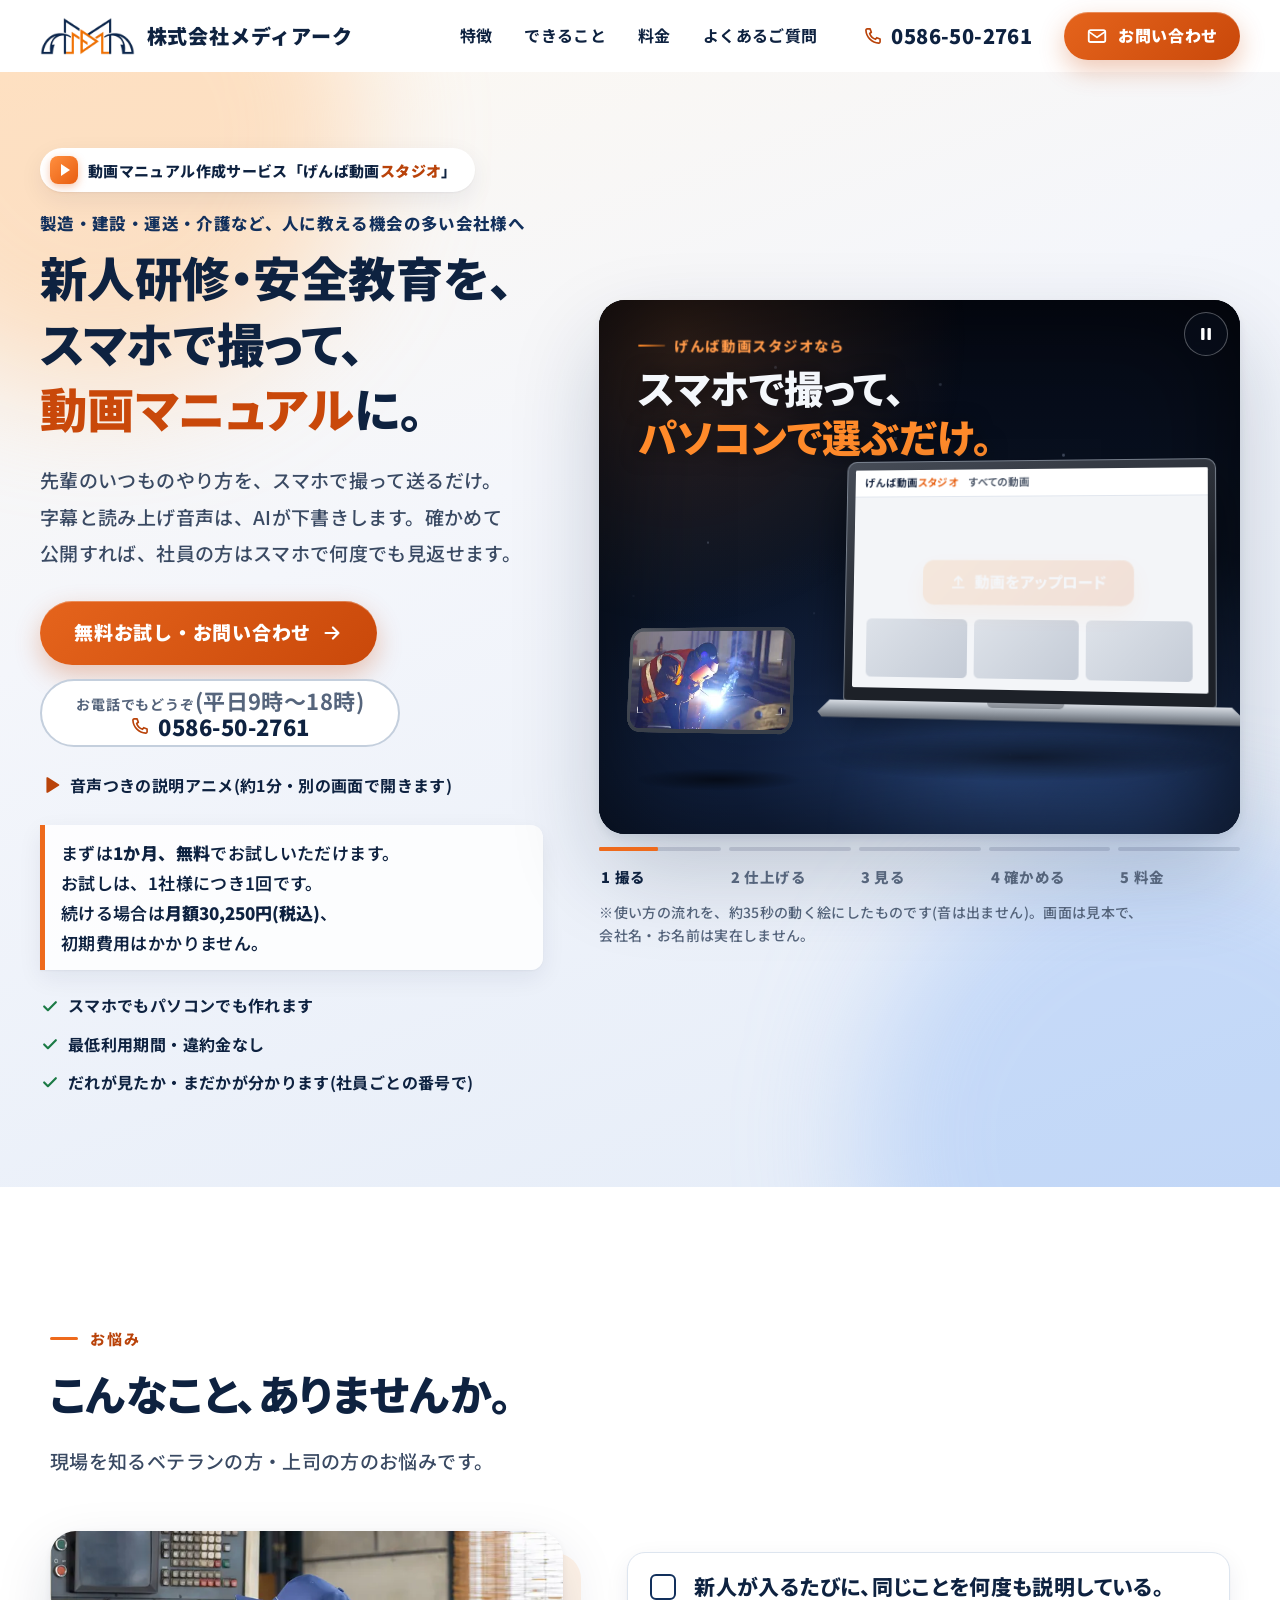
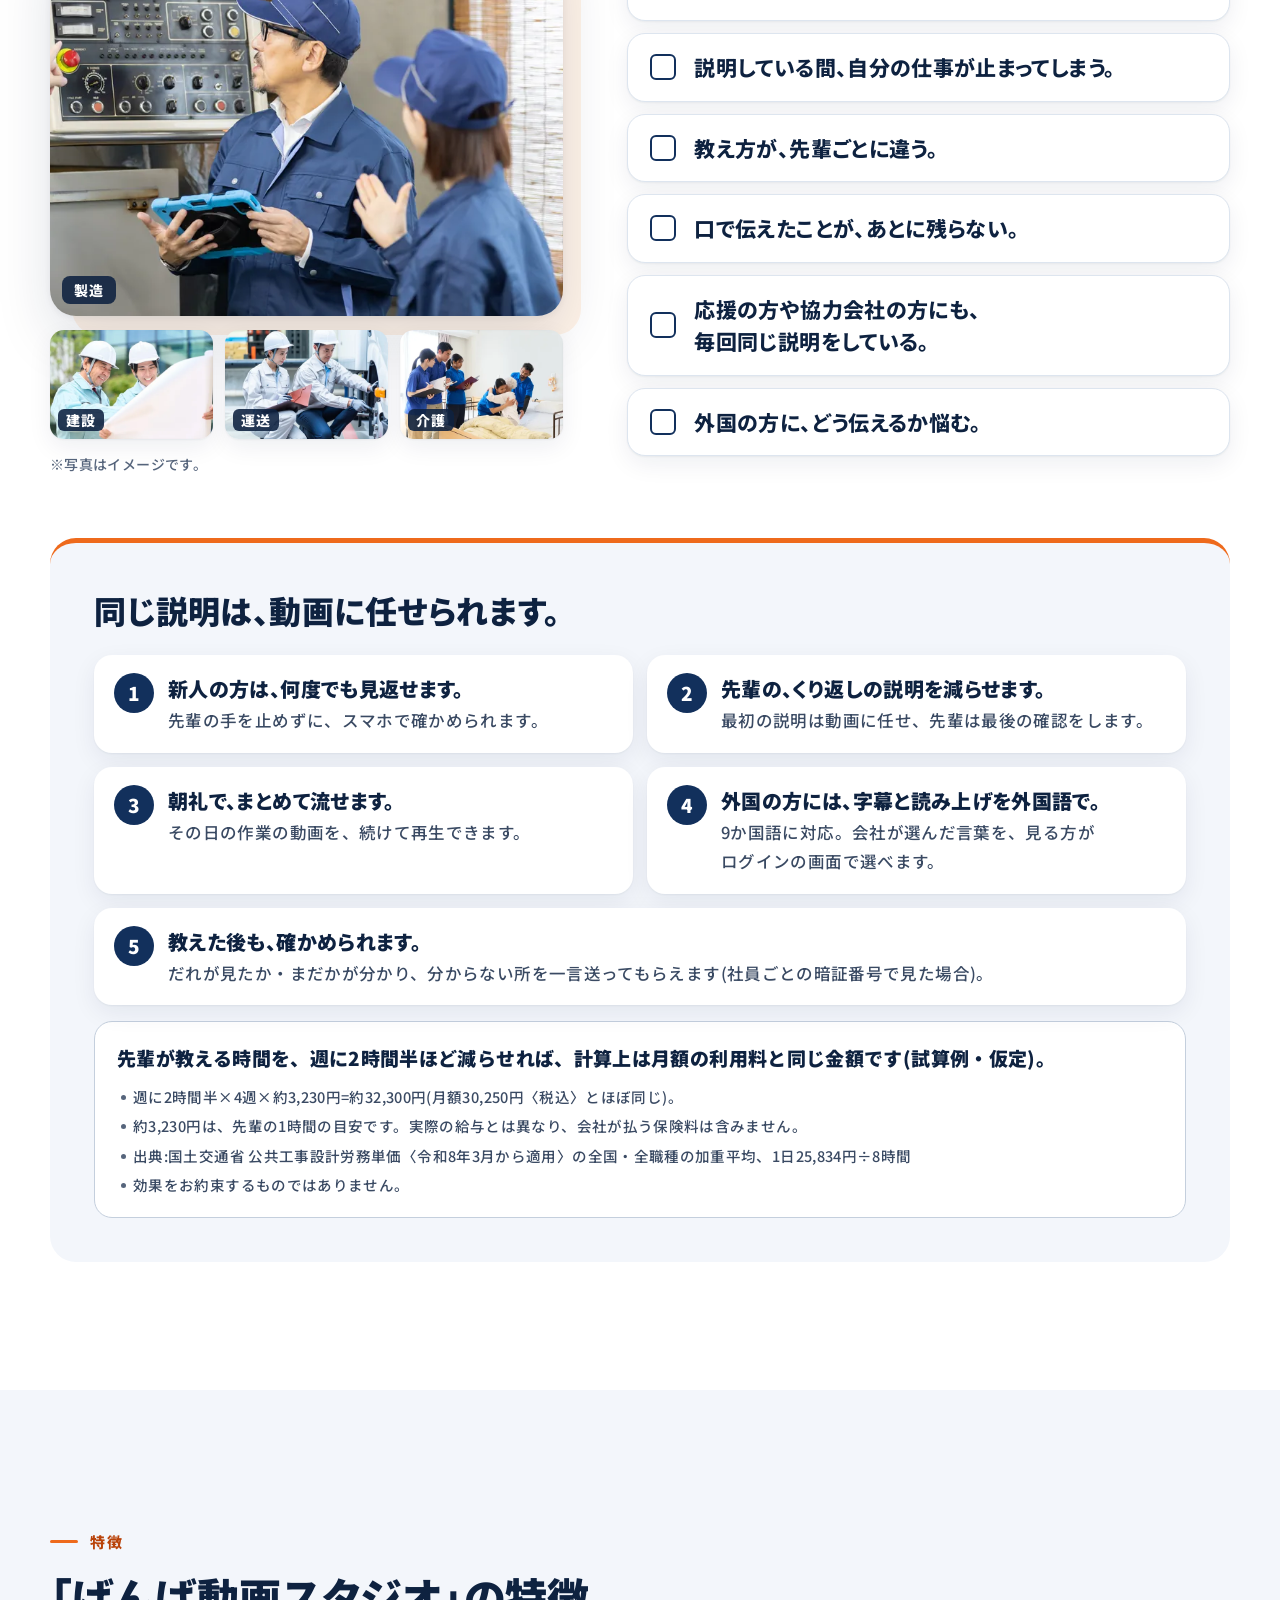
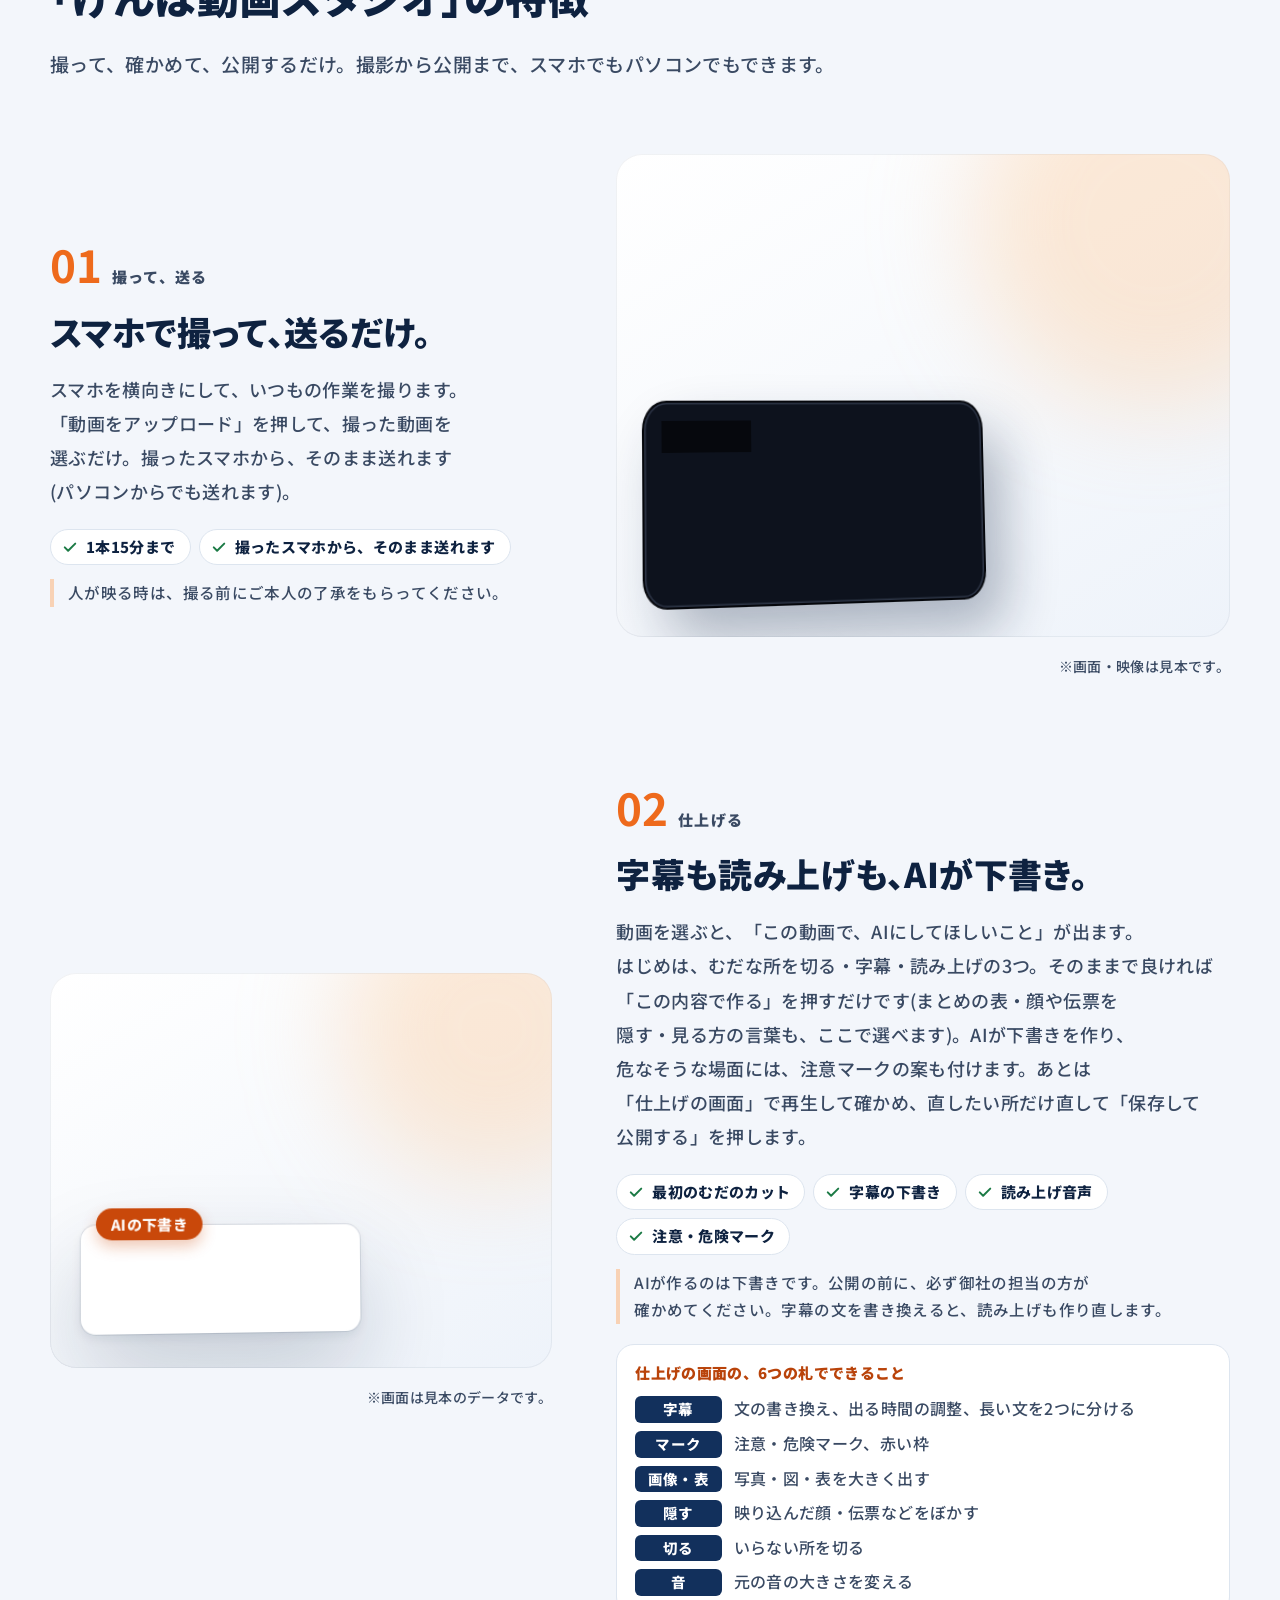
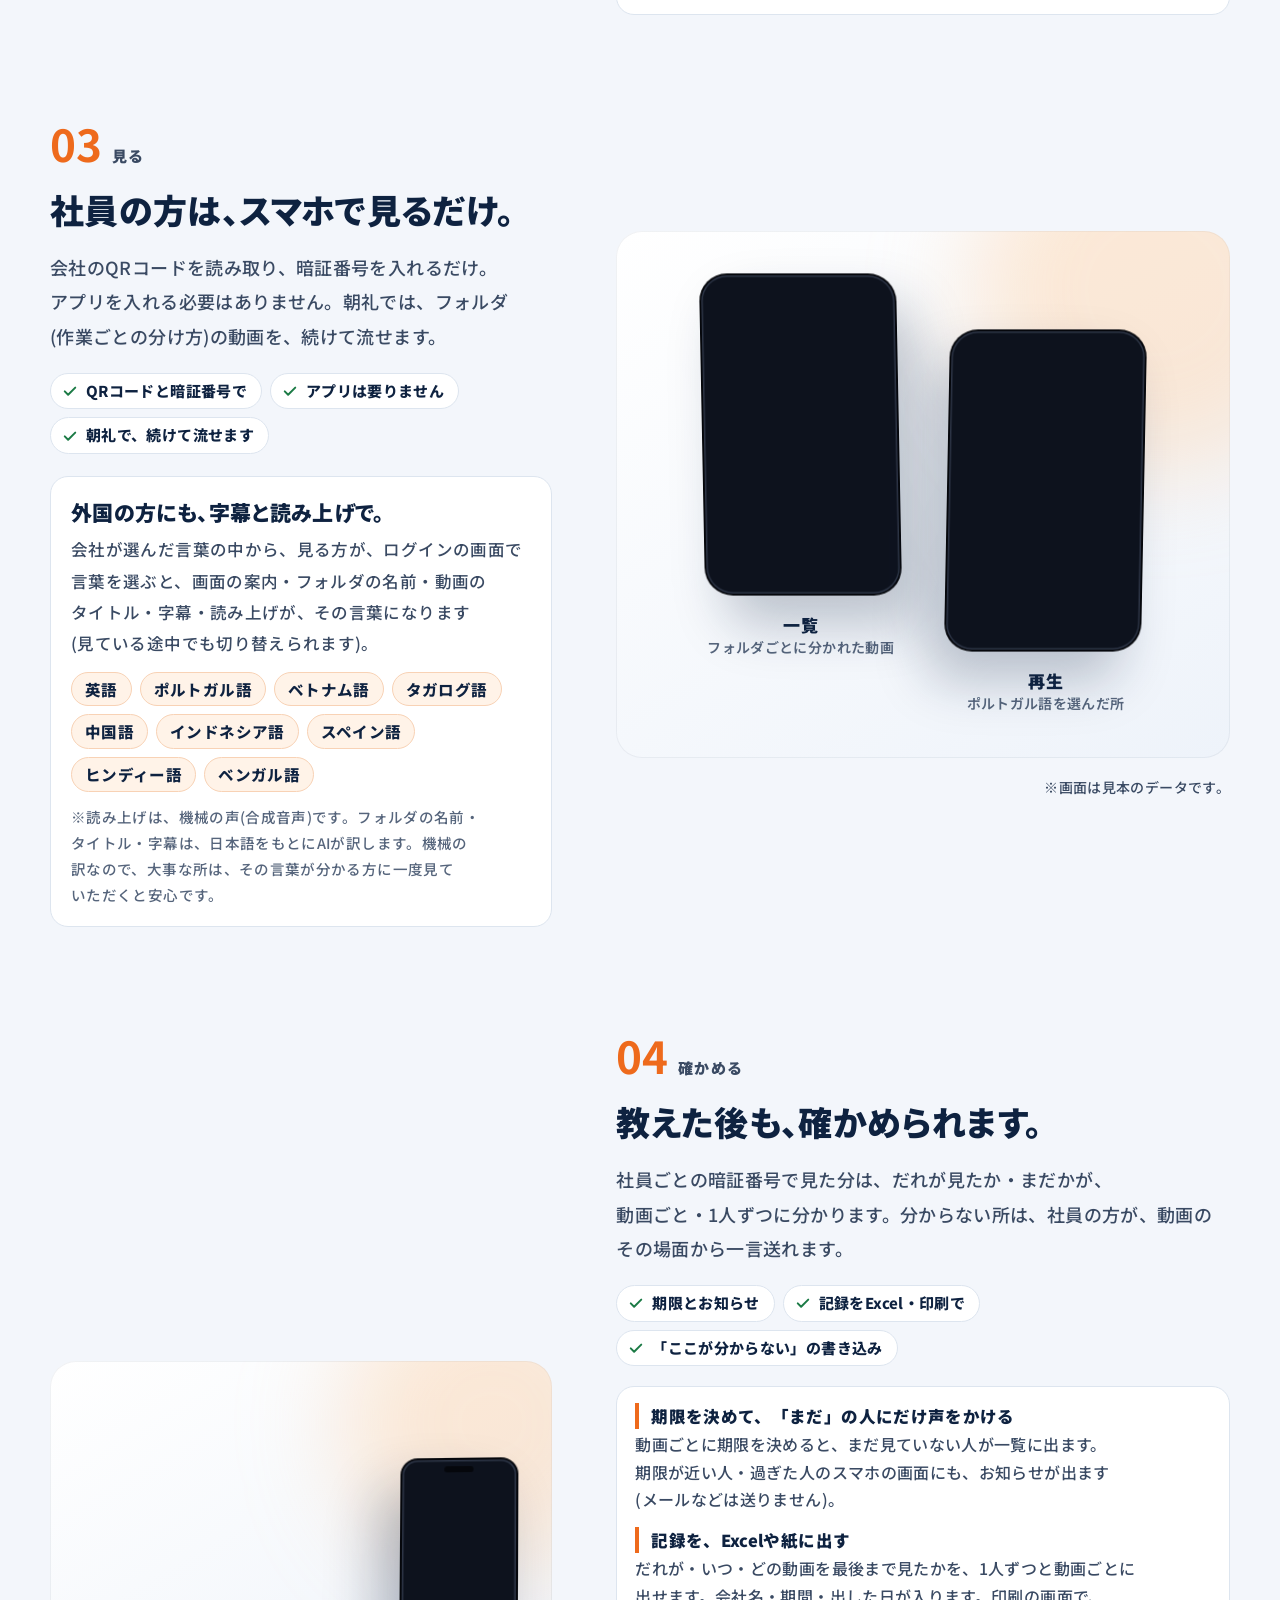
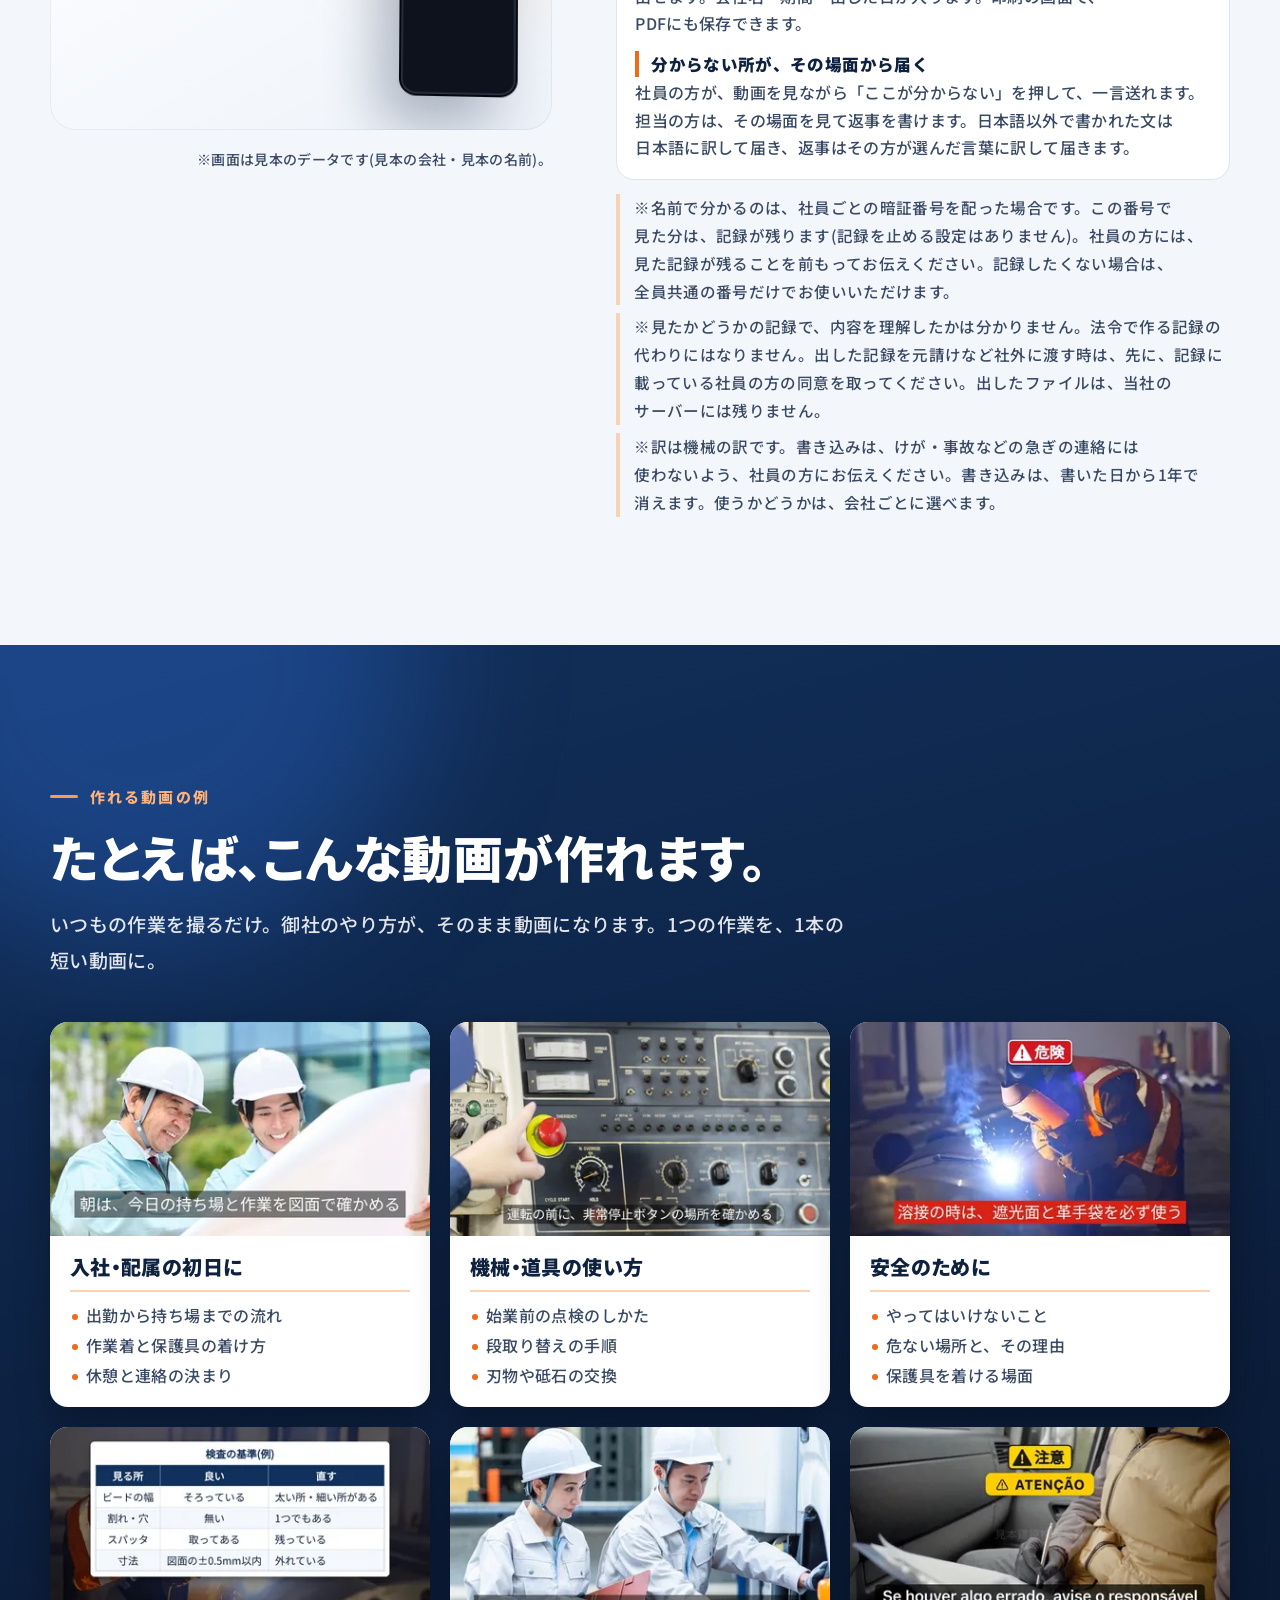
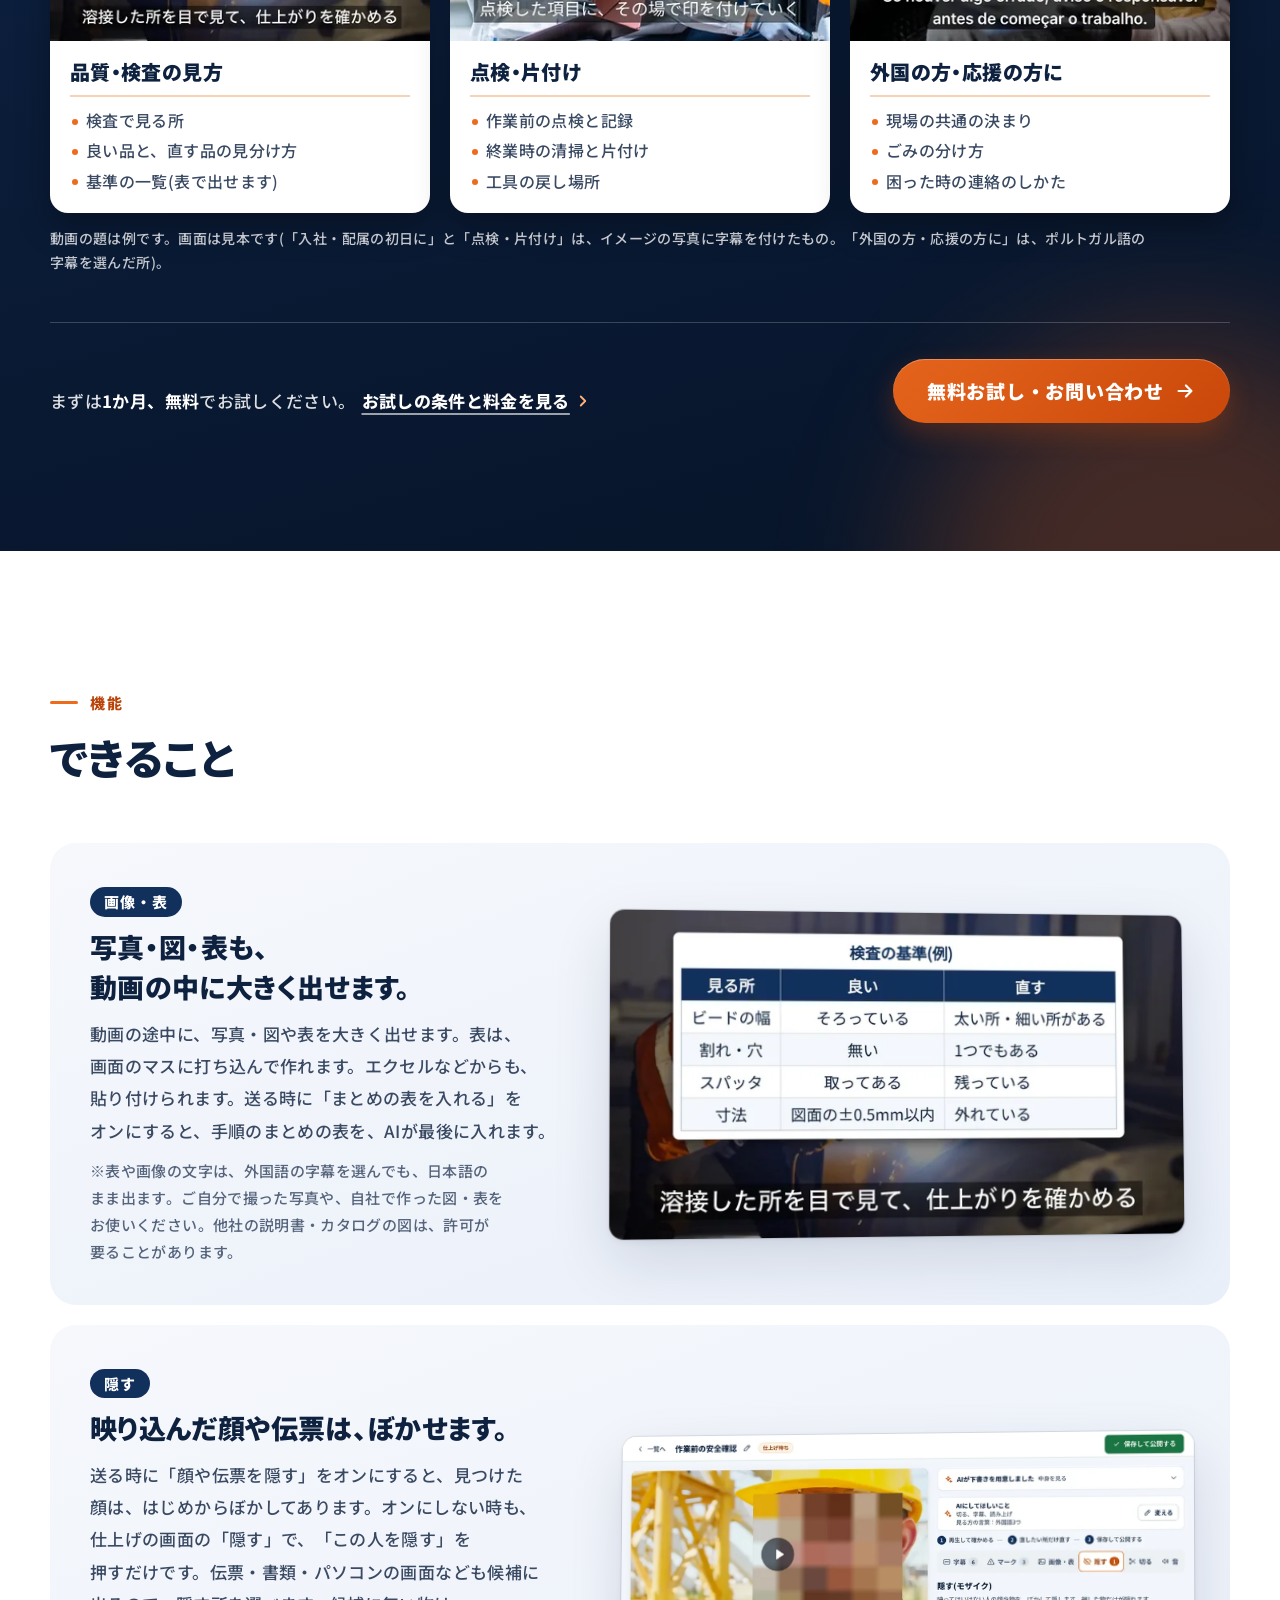
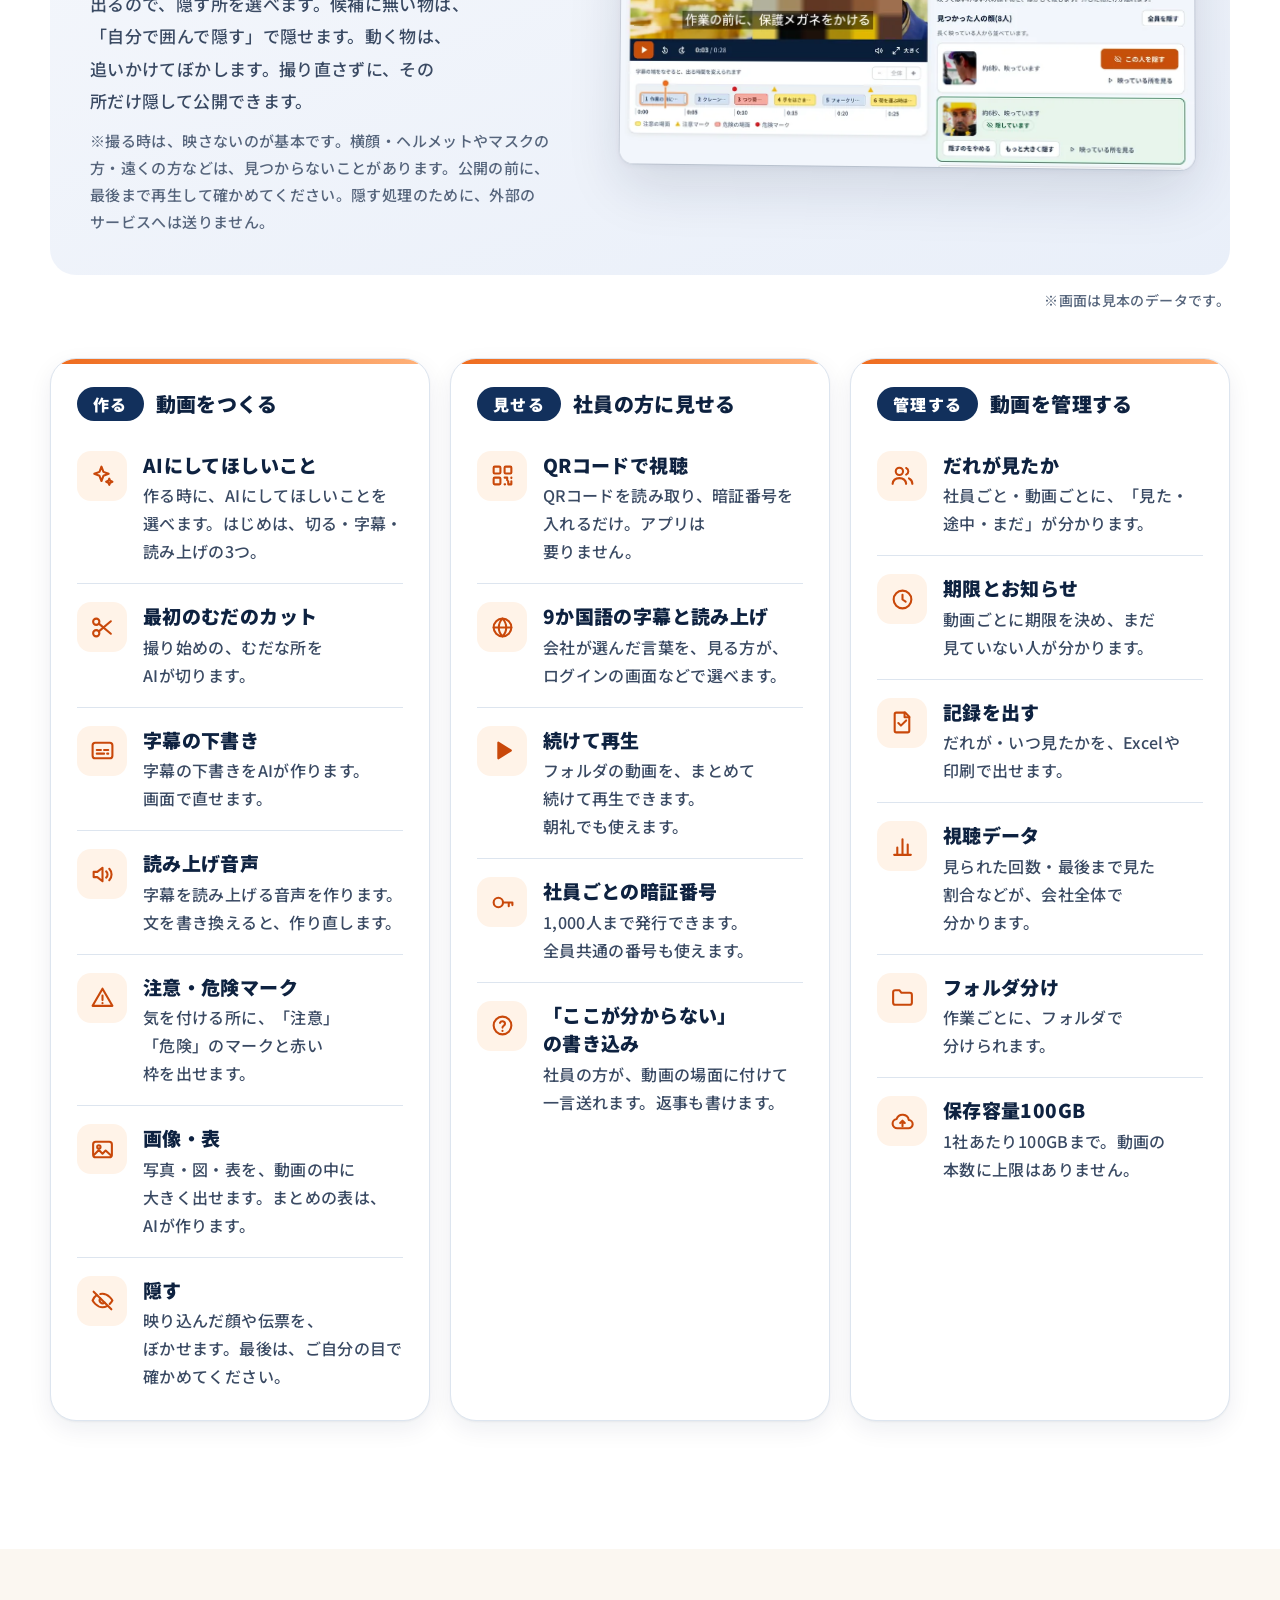
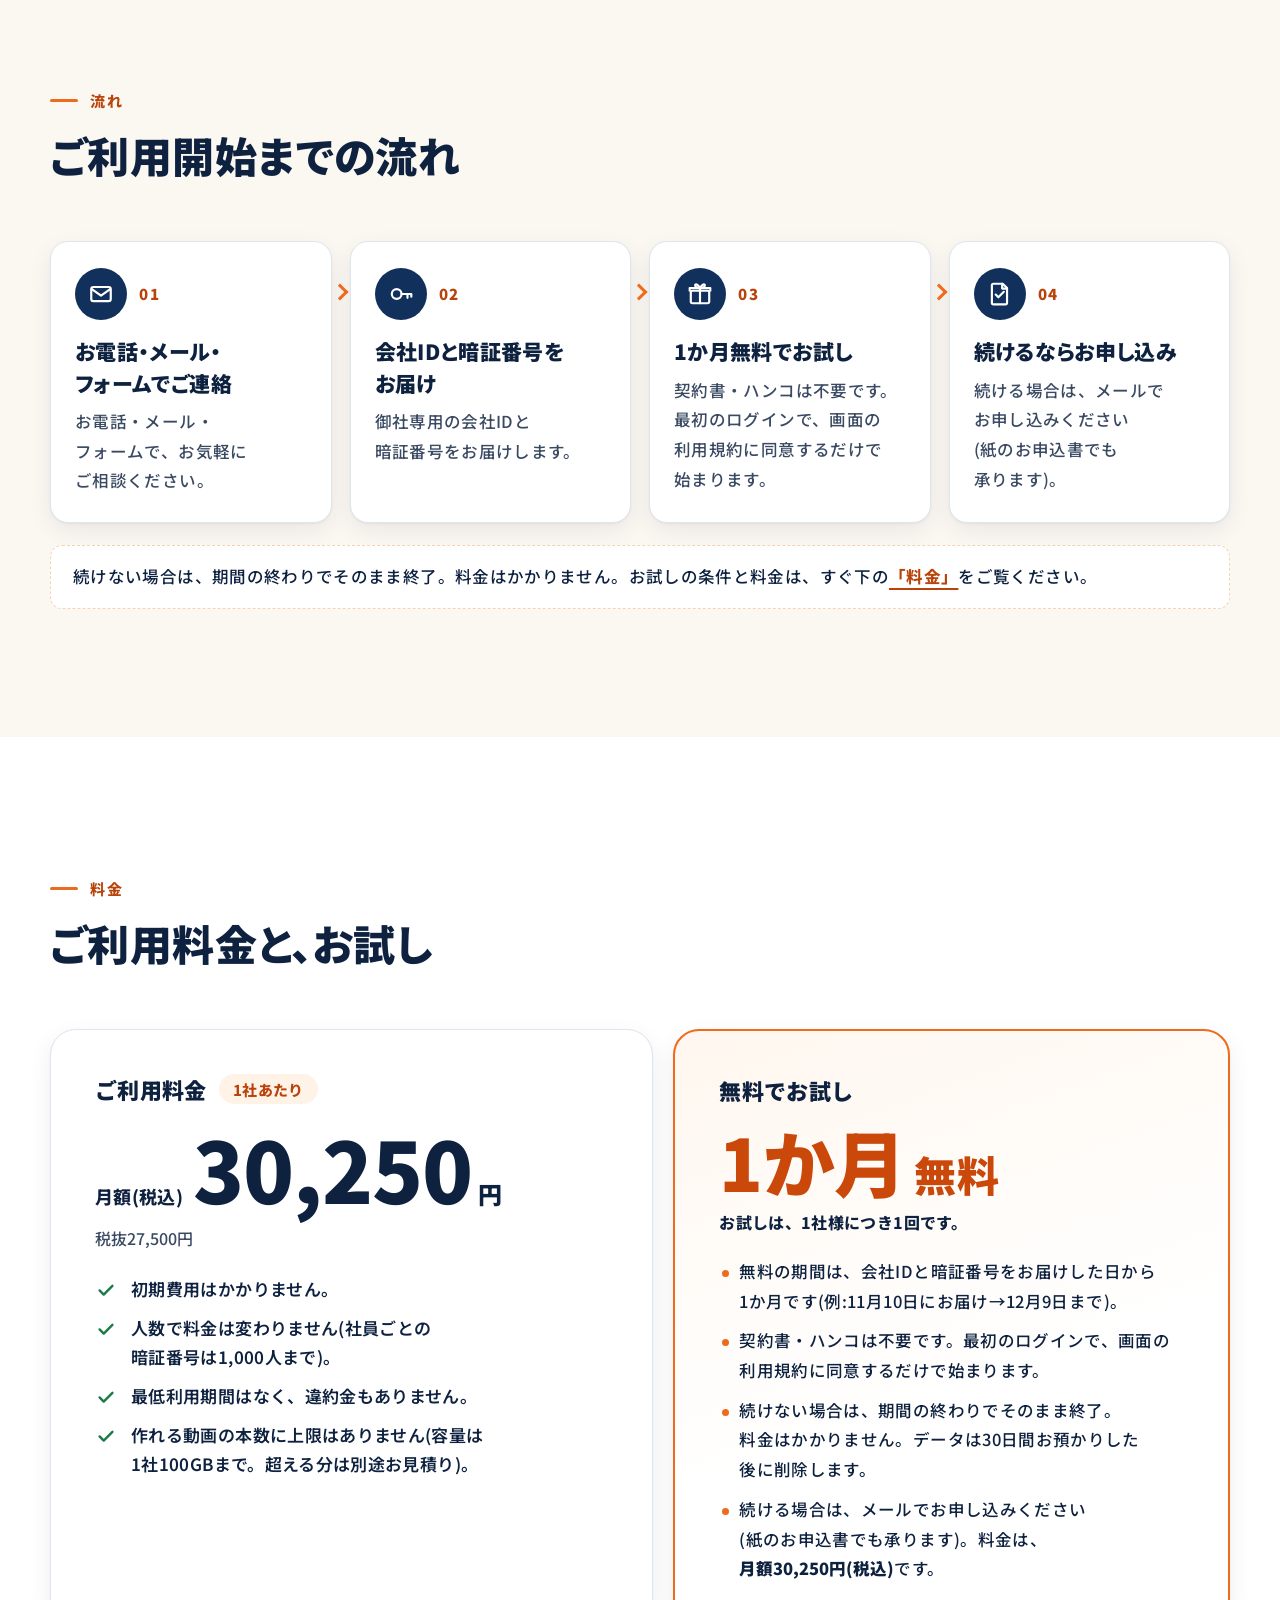
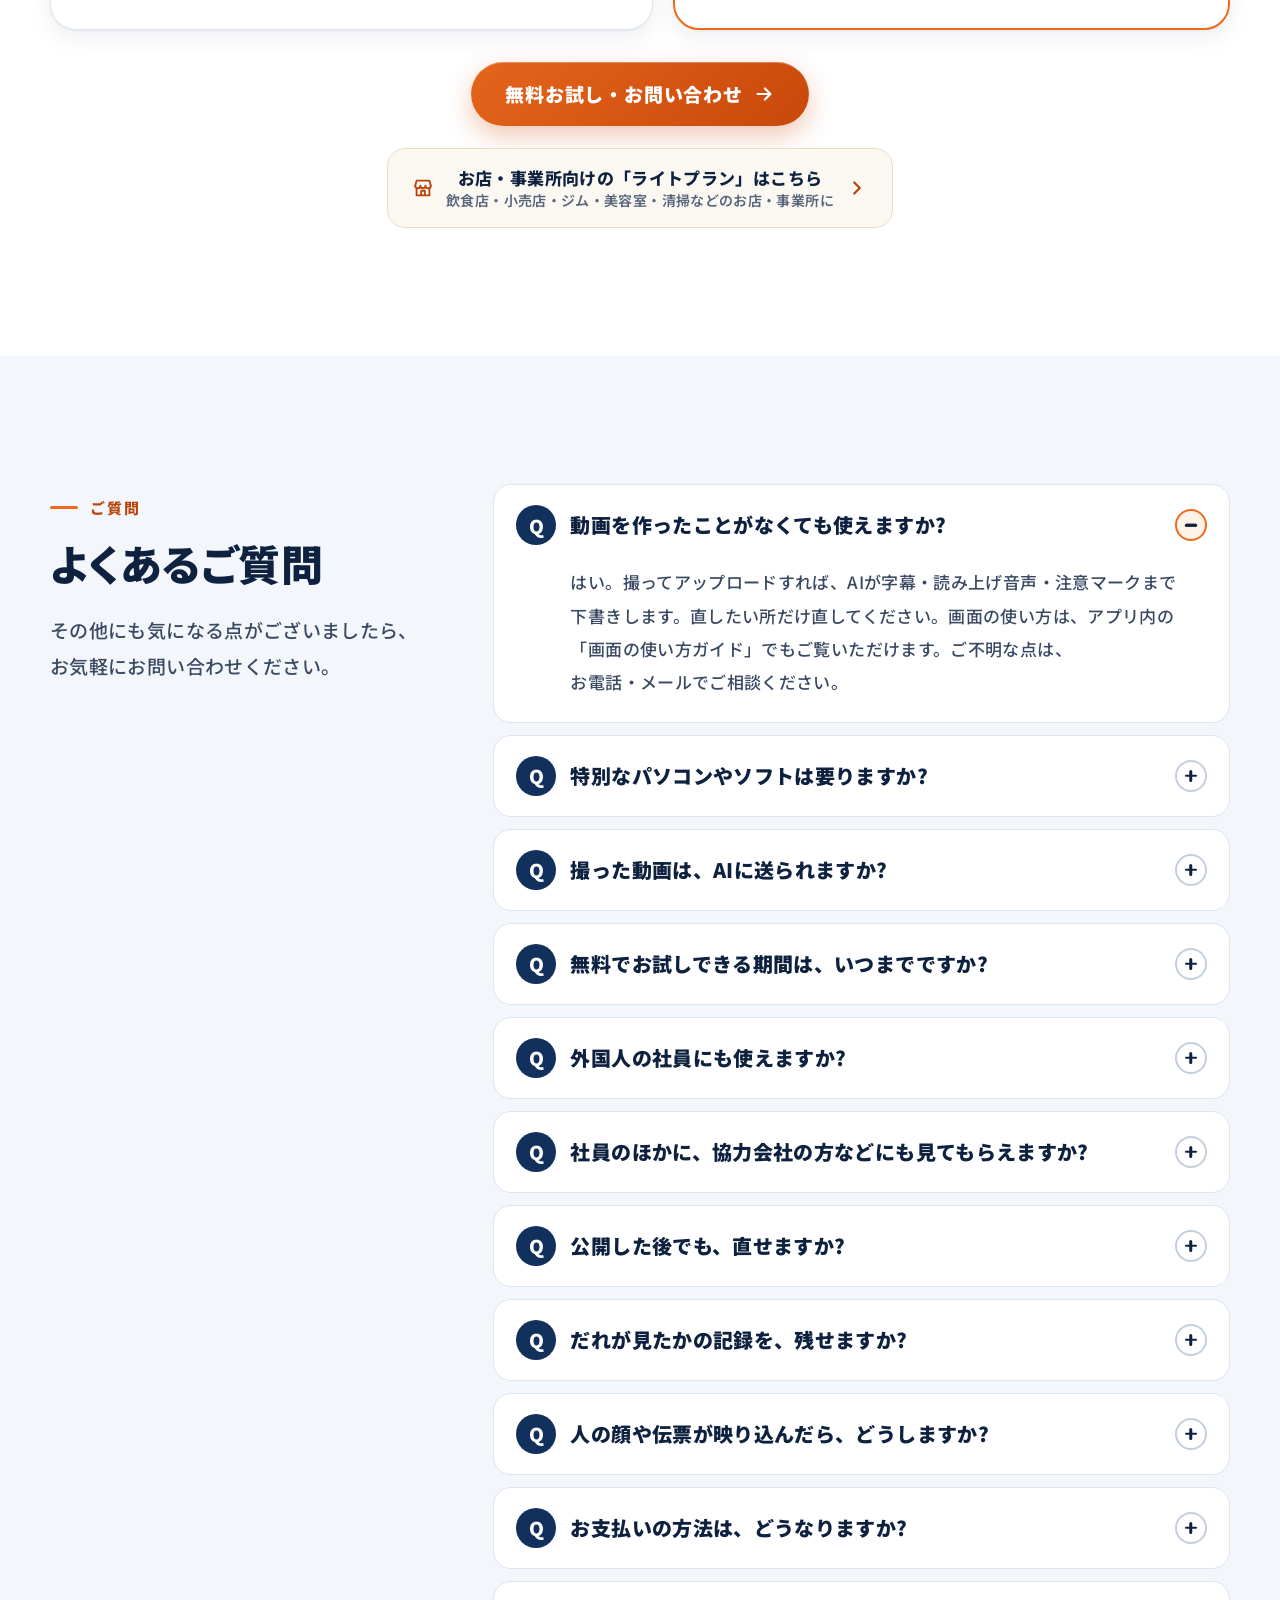
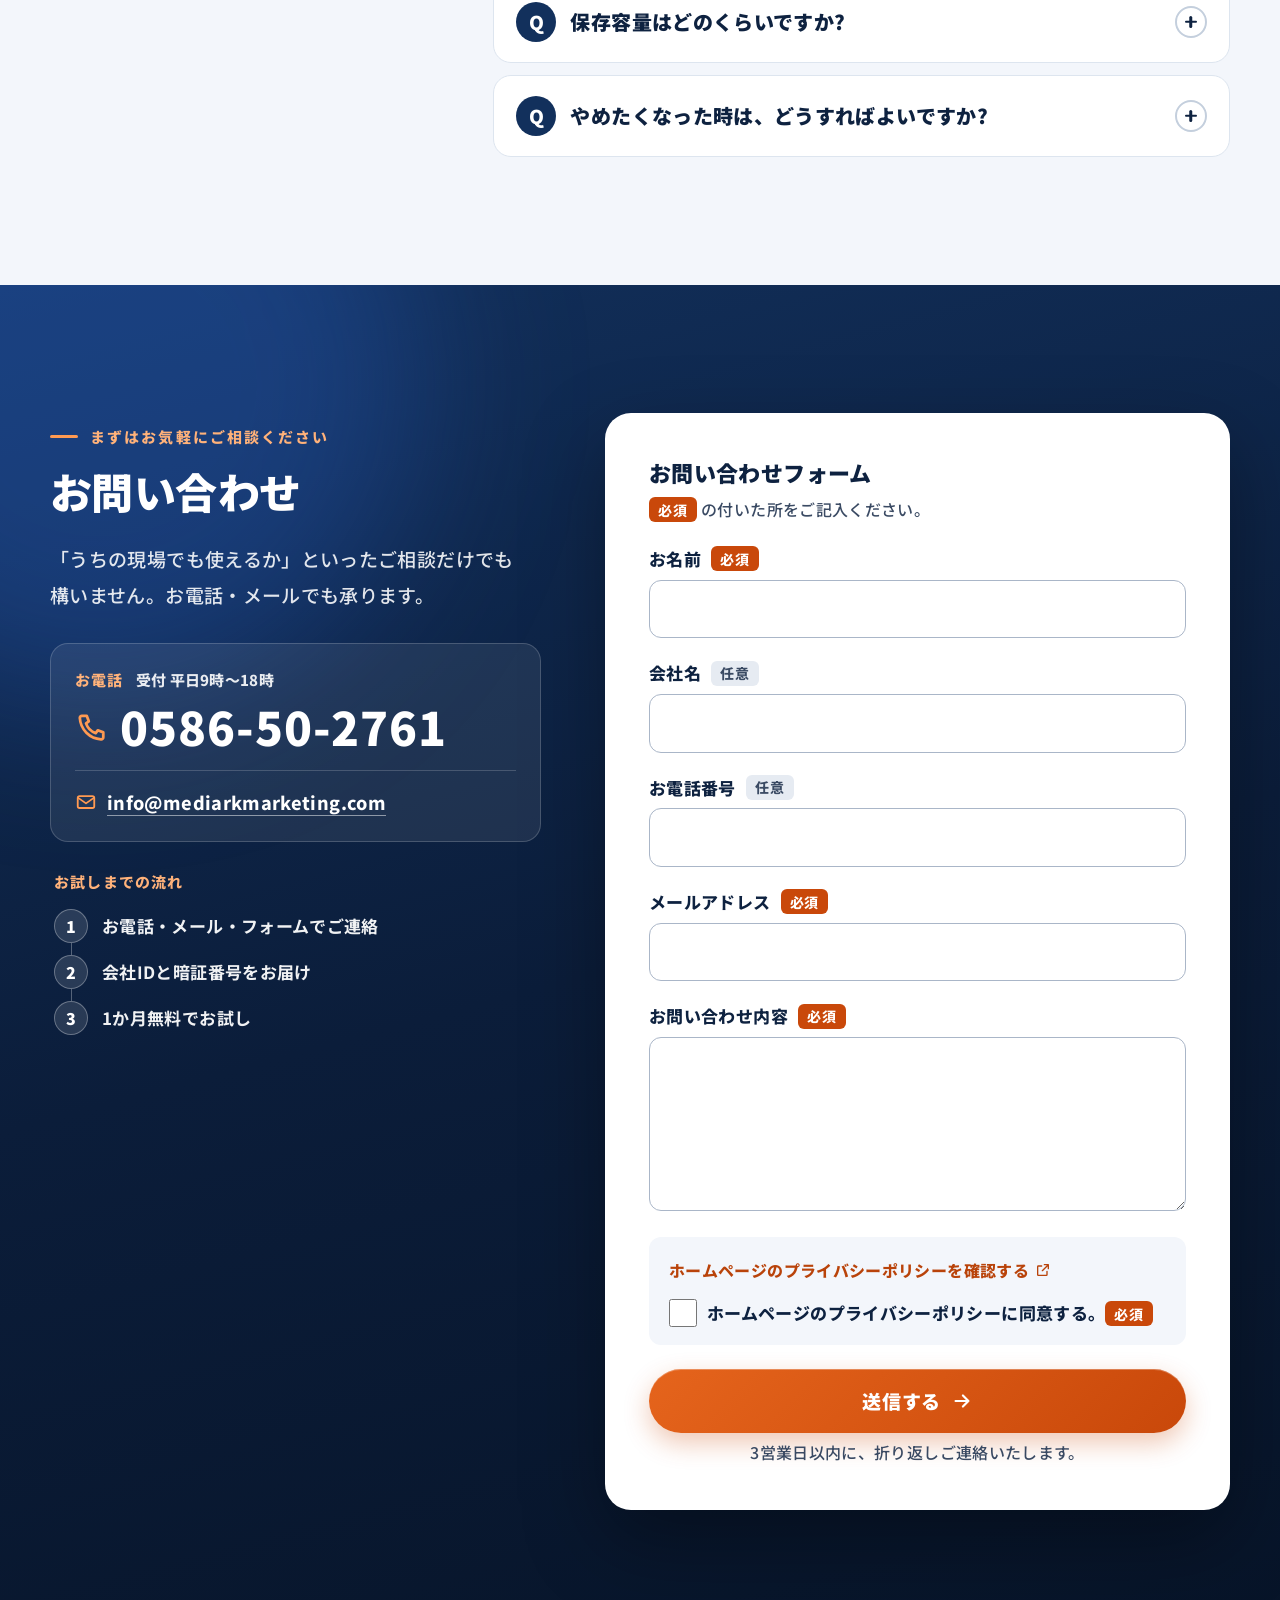
<file: index.html>
<!doctype html>
<html lang="ja" class="no-js">
<head>
<meta charset="utf-8">
<meta name="viewport" content="width=device-width, initial-scale=1, viewport-fit=cover">
<title>株式会社メディアーク｜動画マニュアル作成サービス「げんば動画スタジオ」</title>
<meta name="description" content="株式会社メディアークは、製造・建設・運送・介護など、人に教える機会の多い会社に向けて、スマホで撮るだけで新人研修・安全教育の動画マニュアルを作れるサービス「げんば動画スタジオ」を提供しています。">
<link rel="canonical" href="https://mediarkmarketing.com/">
<meta name="format-detection" content="telephone=no">
<meta name="referrer" content="strict-origin-when-cross-origin">
<meta name="theme-color" content="#0e2240">
<meta property="og:type" content="website">
<meta property="og:site_name" content="株式会社メディアーク｜げんば動画スタジオ">
<meta property="og:title" content="株式会社メディアーク｜動画マニュアル作成サービス「げんば動画スタジオ」">
<meta property="og:description" content="株式会社メディアークは、製造・建設・運送・介護など、人に教える機会の多い会社に向けて、スマホで撮るだけで新人研修・安全教育の動画マニュアルを作れるサービス「げんば動画スタジオ」を提供しています。">
<meta property="og:url" content="https://mediarkmarketing.com/">
<meta property="og:image" content="https://mediarkmarketing.com/assets/img/ogp.jpg">
<meta property="og:locale" content="ja_JP">
<meta name="twitter:card" content="summary_large_image">
<link rel="icon" href="/assets/favicon.ico" sizes="48x48">
<link rel="icon" href="/assets/img/icon-512.png" type="image/png" sizes="512x512">
<link rel="apple-touch-icon" href="/assets/img/apple-touch-icon.png">
<link rel="preload" href="/assets/fonts/nsj.woff2" as="font" type="font/woff2" crossorigin>
<link rel="stylesheet" href="/assets/css/site.css?v=51312c3d">

<script>document.documentElement.className = document.documentElement.className.replace('no-js', 'js');</script>

<link rel="preload" as="image" href="/assets/img/film-poster-900.webp" imagesrcset="/assets/img/film-poster-900.webp 900w, /assets/img/film-poster-1400.webp 1400w" imagesizes="(min-width: 1080px) 660px, 92vw" media="(min-width: 600px)">
<link rel="preload" as="image" href="/assets/img/film-poster-sp-800.webp" media="(max-width: 599px)">
<script type="application/ld+json">
{"@context":"https://schema.org","@graph":[
{"@type":"Organization","@id":"https://mediarkmarketing.com/#org","name":"株式会社メディアーク","url":"https://mediarkmarketing.com/","telephone":"+81-586-50-2761","email":"info@mediarkmarketing.com","address":{"@type":"PostalAddress","postalCode":"491-0914","addressRegion":"愛知県","addressLocality":"一宮市","streetAddress":"花池一丁目21番1号 パラシオン一宮204号室","addressCountry":"JP"}},
{"@type":"WebSite","name":"株式会社メディアーク｜げんば動画スタジオ","url":"https://mediarkmarketing.com/","publisher":{"@id":"https://mediarkmarketing.com/#org"}}
]}
</script>
</head>
<body>
<svg xmlns="http://www.w3.org/2000/svg" width="0" height="0" style="position:absolute" aria-hidden="true" focusable="false">
  <defs>
    <g id="i-tel" fill="none" stroke="currentColor" stroke-width="2" stroke-linecap="round" stroke-linejoin="round"><path d="M5 3.5h3.5l1.5 4-2 1.5a11 11 0 0 0 7 7l1.5-2 4 1.5V19a1.5 1.5 0 0 1-1.6 1.5C10.6 20 4 13.4 3.5 5.1A1.5 1.5 0 0 1 5 3.5z"/></g>
    <g id="i-mail" fill="none" stroke="currentColor" stroke-width="2" stroke-linecap="round" stroke-linejoin="round"><rect x="3" y="5.5" width="18" height="13" rx="2"/><path d="M3.5 7.5l8.5 6 8.5-6"/></g>
    <g id="i-arrow" fill="none" stroke="currentColor" stroke-width="2.4" stroke-linecap="round" stroke-linejoin="round"><path d="M5 12h14M13 6l6 6-6 6"/></g>
    <g id="i-check" fill="none" stroke="currentColor" stroke-width="2.6" stroke-linecap="round" stroke-linejoin="round"><path d="M5 12.5l4.5 4.5L19 7.5"/></g>
    <g id="i-chev" fill="none" stroke="currentColor" stroke-width="2.4" stroke-linecap="round" stroke-linejoin="round"><path d="M9 6l6 6-6 6"/></g>
    <g id="i-ext" fill="none" stroke="currentColor" stroke-width="2" stroke-linecap="round" stroke-linejoin="round"><path d="M14 4h6v6M20 4l-9 9M18 14v5a1 1 0 0 1-1 1H5a1 1 0 0 1-1-1V7a1 1 0 0 1 1-1h5"/></g>
    <g id="i-phone" fill="none" stroke="currentColor" stroke-width="2" stroke-linecap="round" stroke-linejoin="round"><rect x="6.5" y="2.5" width="11" height="19" rx="2.5"/><path d="M10.5 18.5h3"/></g>
    <g id="i-cam" fill="none" stroke="currentColor" stroke-width="2" stroke-linecap="round" stroke-linejoin="round"><rect x="2.5" y="6.5" width="13" height="11" rx="2"/><path d="M15.5 10.5l6-3v9l-6-3z"/></g>
    <g id="i-ai" fill="none" stroke="currentColor" stroke-width="2" stroke-linecap="round" stroke-linejoin="round"><path d="M11 3.5l1.9 5 5 1.9-5 1.9-1.9 5-1.9-5-5-1.9 5-1.9z"/><path d="M18.5 15l.9 2.1 2.1.9-2.1.9-.9 2.1-.9-2.1-2.1-.9 2.1-.9z"/></g>
    <g id="i-cut" fill="none" stroke="currentColor" stroke-width="2" stroke-linecap="round" stroke-linejoin="round"><circle cx="6" cy="17.5" r="3"/><circle cx="6" cy="6.5" r="3"/><path d="M8.5 8.3L20 18M8.5 15.7L20 6"/></g>
    <g id="i-sub" fill="none" stroke="currentColor" stroke-width="2" stroke-linecap="round" stroke-linejoin="round"><rect x="2.5" y="4.5" width="19" height="15" rx="2.5"/><path d="M6.5 11.5h4M13.5 11.5h4M6.5 15h7M16.5 15h1"/></g>
    <g id="i-voice" fill="none" stroke="currentColor" stroke-width="2" stroke-linecap="round" stroke-linejoin="round"><path d="M3.5 9.5v5h3.5l5 4v-13l-5 4z"/><path d="M15.5 9a4 4 0 0 1 0 6M18.5 6.5a8 8 0 0 1 0 11"/></g>
    <g id="i-warn" fill="none" stroke="currentColor" stroke-width="2" stroke-linecap="round" stroke-linejoin="round"><path d="M12 3.5L2.5 20h19z"/><path d="M12 10v4.5M12 17.2v.3"/></g>
    <g id="i-qr" fill="none" stroke="currentColor" stroke-width="2" stroke-linecap="round" stroke-linejoin="round"><rect x="3.5" y="3.5" width="6.5" height="6.5" rx="1"/><rect x="14" y="3.5" width="6.5" height="6.5" rx="1"/><rect x="3.5" y="14" width="6.5" height="6.5" rx="1"/><path d="M14 14h2.5v2.5M20.5 14v.5M14 20.5h.5M17.5 17.5v3h3v-3"/></g>
    <g id="i-globe" fill="none" stroke="currentColor" stroke-width="2" stroke-linecap="round" stroke-linejoin="round"><circle cx="12" cy="12" r="8.5"/><path d="M3.5 12h17M12 3.5c2.5 2.6 3.6 5.4 3.6 8.5s-1.1 5.9-3.6 8.5c-2.5-2.6-3.6-5.4-3.6-8.5s1.1-5.9 3.6-8.5z"/></g>
    <g id="i-folder" fill="none" stroke="currentColor" stroke-width="2" stroke-linecap="round" stroke-linejoin="round"><path d="M3 7a2 2 0 0 1 2-2h4l2 2.5h8a2 2 0 0 1 2 2V17a2 2 0 0 1-2 2H5a2 2 0 0 1-2-2z"/></g>
    <g id="i-cloud" fill="none" stroke="currentColor" stroke-width="2" stroke-linecap="round" stroke-linejoin="round"><path d="M7 18.5a4.5 4.5 0 0 1-.6-8.96A6 6 0 0 1 18 10.5a4 4 0 0 1-.5 8z"/><path d="M12 16.5v-5M9.8 13.4L12 11.2l2.2 2.2"/></g>
    <g id="i-chart" fill="none" stroke="currentColor" stroke-width="2" stroke-linecap="round" stroke-linejoin="round"><path d="M4 20h16M7 20v-7M12 20V5M17 20v-10"/></g>
    <g id="i-users" fill="none" stroke="currentColor" stroke-width="2" stroke-linecap="round" stroke-linejoin="round"><circle cx="9" cy="8" r="3.5"/><path d="M2.5 20c.4-3.6 3-5.5 6.5-5.5s6.1 1.9 6.5 5.5"/><path d="M15.5 4.8a3.5 3.5 0 0 1 0 6.4M18.2 14.8c2 .8 3.1 2.6 3.3 5.2"/></g>
    <g id="i-lib" fill="none" stroke="currentColor" stroke-width="2" stroke-linecap="round" stroke-linejoin="round"><rect x="2.5" y="6.5" width="15" height="12" rx="2"/><path d="M8.5 10l4 2.5-4 2.5z"/><path d="M6.5 3.5h13a2 2 0 0 1 2 2V15"/></g>
    <g id="i-key" fill="none" stroke="currentColor" stroke-width="2" stroke-linecap="round" stroke-linejoin="round"><circle cx="8" cy="12" r="4.5"/><path d="M12.5 12h9M18 12v3.5M21.5 12v2.5"/></g>
    <g id="i-doc" fill="none" stroke="currentColor" stroke-width="2" stroke-linecap="round" stroke-linejoin="round"><path d="M6 2.5h8.5l4 4V20a1.5 1.5 0 0 1-1.5 1.5H6A1.5 1.5 0 0 1 4.5 20V4A1.5 1.5 0 0 1 6 2.5z"/><path d="M14 2.5V7h4.5M8 12.5l2.5 2.5 5-5"/></g>
    <g id="i-gift" fill="none" stroke="currentColor" stroke-width="2" stroke-linecap="round" stroke-linejoin="round"><rect x="3.5" y="9" width="17" height="11.5" rx="1.5"/><path d="M2.5 9V6.5h19V9M12 6.5v14M12 6.5C10 6.5 7.5 5.6 7.5 4S10 2.6 12 6.5zM12 6.5c2 0 4.5-.9 4.5-2.5S14 2.6 12 6.5z"/></g>
    <g id="i-head" fill="none" stroke="currentColor" stroke-width="2" stroke-linecap="round" stroke-linejoin="round"><path d="M9 21v-3.2C6.3 16.5 4.5 13.9 4.5 10.9a7.5 7.5 0 0 1 15 0c0 1.2.600 2 1.5 3.1l-1.8.900V17a1.5 1.5 0 0 1-1.5 1.5H16V21"/><path d="M10 10.5a2 2 0 1 1 3 1.7c-.600.4-1 .800-1 1.5M12 16v.300"/></g>
    <g id="i-repeat" fill="none" stroke="currentColor" stroke-width="2" stroke-linecap="round" stroke-linejoin="round"><path d="M4 11.5a8 8 0 0 1 13.8-5.3L20 8.5M20 4v4.5h-4.5M20 12.5a8 8 0 0 1-13.8 5.3L4 15.5M4 20v-4.5h4.5"/></g>
    <g id="i-yen" fill="none" stroke="currentColor" stroke-width="2" stroke-linecap="round" stroke-linejoin="round"><circle cx="12" cy="12" r="8.5"/><path d="M8.5 7.5L12 12l3.5-4.5M12 12v5M9 12.5h6M9 15h6"/></g>
    <g id="i-play" fill="currentColor"><path d="M7 4.5v15a1 1 0 0 0 1.5.900l12-7.5a1 1 0 0 0 0-1.8l-12-7.5A1 1 0 0 0 7 4.5z"/></g>
    <g id="i-pause" fill="currentColor"><rect x="5.5" y="4" width="4.5" height="16" rx="1.2"/><rect x="14" y="4" width="4.5" height="16" rx="1.2"/></g>
    <g id="i-shop" fill="none" stroke="currentColor" stroke-width="2" stroke-linecap="round" stroke-linejoin="round"><path d="M3.5 9.5L5 4h14l1.5 5.5"/><path d="M3.5 9.5a2.8 2.8 0 0 0 5.6 0 2.8 2.8 0 0 0 5.6 0 2.8 2.8 0 0 0 5.8 0"/><path d="M5 12.5V20h14v-7.5M10 20v-5h4v5"/></g>
    <g id="i-eye" fill="none" stroke="currentColor" stroke-width="2" stroke-linecap="round" stroke-linejoin="round"><path d="M2.5 12S6 5.5 12 5.5 21.5 12 21.5 12 18 18.5 12 18.5 2.5 12 2.5 12z"/><circle cx="12" cy="12" r="3"/></g>
    <g id="i-pen" fill="none" stroke="currentColor" stroke-width="2" stroke-linecap="round" stroke-linejoin="round"><path d="M4 20l1-4.5L16.5 4a2.1 2.1 0 0 1 3 3L8 18.5z"/><path d="M14.5 6l3 3"/></g>
    <g id="i-img" fill="none" stroke="currentColor" stroke-width="2" stroke-linecap="round" stroke-linejoin="round"><rect x="3" y="4.5" width="18" height="15" rx="2.5"/><circle cx="8.5" cy="9.5" r="1.6"/><path d="M4 17l4.5-4.5 3.5 3.5 3-3L20.5 18"/></g>
    <g id="i-clock" fill="none" stroke="currentColor" stroke-width="2" stroke-linecap="round" stroke-linejoin="round"><circle cx="12" cy="12" r="8.5"/><path d="M12 7.5V12l3 2"/></g>
    <g id="i-box" fill="none" stroke="currentColor" stroke-width="2" stroke-linecap="round" stroke-linejoin="round"><rect x="3.5" y="3.5" width="17" height="17" rx="2.5"/><rect x="9.5" y="9.5" width="5" height="5" rx="1"/></g>
    <g id="i-chat" fill="none" stroke="currentColor" stroke-width="2" stroke-linecap="round" stroke-linejoin="round"><path d="M4.5 4.5h15a2 2 0 0 1 2 2v8.500a2 2 0 0 1-2 2h-7.500L7 21v-4H4.500a2 2 0 0 1-2-2V6.500a2 2 0 0 1 2-2z"/><path d="M8 9.500h8M8 13h5"/></g>
    <g id="i-hide" fill="none" stroke="currentColor" stroke-width="2" stroke-linecap="round" stroke-linejoin="round"><path d="M9.9 5.7A9.800 9.800 0 0 1 12 5.500c6 0 9.500 6.500 9.500 6.500a17.300 17.300 0 0 1-2.600 3.400M6.400 6.900C3.900 8.600 2.500 12 2.500 12S6 18.500 12 18.500c1.600 0 3-.400 4.300-1.100"/><path d="M9.900 9.900a3 3 0 0 0 4.200 4.200"/><path d="M3.500 3.500l17 17"/></g>
    <g id="i-ask" fill="none" stroke="currentColor" stroke-width="2" stroke-linecap="round" stroke-linejoin="round"><circle cx="12" cy="12" r="8.500"/><path d="M9.600 9.500a2.500 2.500 0 0 1 4.800.800c0 1.700-2.400 2.200-2.400 3.700"/><path d="M12 17v.3"/></g>
  </defs>
</svg>

<a class="skip" href="#main">本文へ進む</a>
<header class="hd" id="hd">
  <div class="hd-in">
    <a class="brand" href="/" aria-label="株式会社メディアーク トップページ">
      <img src="/assets/img/logo-mark-96.png" srcset="/assets/img/logo-mark-96.png 1x, /assets/img/logo-mark-192.png 2x" width="95" height="38" alt="">
      <span>株式会社メディアーク</span>
    </a>
    <nav class="gnav" aria-label="ページの中の案内">
      <a href="/#feature">特徴</a>
      <a href="/#function">できること</a>
      <a href="/#price">料金</a>
      <a href="/#faq-1">よくあるご質問</a>
    </nav>
    <a class="hd-tel num" href="tel:0586502761" aria-label="電話 0586-50-2761"><svg viewBox="0 0 24 24" aria-hidden="true"><use href="#i-tel"/></svg>0586-50-2761</a>
    <a class="btn btn-primary btn-sm" href="/#contact"><svg viewBox="0 0 24 24" aria-hidden="true"><use href="#i-mail"/></svg>お問い合わせ</a>
    <button class="menu-btn" type="button" aria-expanded="false" aria-controls="drawer"><i aria-hidden="true"><span></span></i><span class="menu-lb">メニュー</span></button>
  </div>
</header>
<div class="drawer" id="drawer" hidden>
  <nav aria-label="メニュー">
    <ul>
      <li data-bx><a href="/#feature">特徴<svg viewBox="0 0 24 24" aria-hidden="true"><use href="#i-chev"/></svg></a></li>
      <li data-bx><a href="/#function">できること<svg viewBox="0 0 24 24" aria-hidden="true"><use href="#i-chev"/></svg></a></li>
      <li data-bx><a href="/#flow">ご利用開始までの流れ<svg viewBox="0 0 24 24" aria-hidden="true"><use href="#i-chev"/></svg></a></li>
      <li data-bx><a href="/#price">料金<svg viewBox="0 0 24 24" aria-hidden="true"><use href="#i-chev"/></svg></a></li>
      <li data-bx><a href="/#faq-1">よくあるご質問<svg viewBox="0 0 24 24" aria-hidden="true"><use href="#i-chev"/></svg></a></li>
    </ul>
  </nav>
  <div class="drawer-cta">
    <a class="btn btn-primary" href="/#contact"><svg viewBox="0 0 24 24" aria-hidden="true"><use href="#i-mail"/></svg>お問い合わせ</a>
    <a class="btn btn-line num" href="tel:0586502761"><svg viewBox="0 0 24 24" aria-hidden="true"><use href="#i-tel"/></svg>電話 0586-50-2761</a>
  </div>
</div>


<main id="main">

<!-- ========== 最初の面 ========== -->
<section class="hero" aria-labelledby="hero-h">
  <div class="hero-in">
    <div class="hero-copy">
      <p class="hero-kicker" data-bx><span class="app-mark" aria-hidden="true"></span><span>動画マニュアル​作成サービス​<span class="ib">「げんば動画<b>スタジオ</b>」</span></span></p>
      <p class="hero-for" data-bx><span class="ib">製造・​建設・​運送・​介護など、</span><span class="ib">​人に​教える​機会の​多い​会社様へ</span></p>
      <h1 id="hero-h" data-bx><span class="ib">新人研修・​安全教育を、</span><br><span class="ib">スマホで​撮って、</span><br><span class="ib"><em>動画マニュアル</em>に。</span></h1>
      <p class="hero-lead" data-bx>先輩の​いつ​もの​やり方を、​スマホで​撮って​送るだけ。​字幕と​読み上げ音声は、​AIが​下書きします。​確かめて​公開すれば、​社員の方は​スマホで​何度でも​見返せます。</p>
      <div class="hero-cta">
        <a class="btn btn-primary" href="#contact">無料お試し・お問い合わせ<svg class="arr" viewBox="0 0 24 24" aria-hidden="true"><use href="#i-arrow"/></svg></a>
        <a class="btn btn-line btn-tel" href="tel:0586502761"><small>お電話でもどうぞ<span class="ib">(平日9時〜18時)</span></small><span class="num"><svg viewBox="0 0 24 24" aria-hidden="true"><use href="#i-tel"/></svg>0586-50-2761</span></a>
      </div>
      <p class="hero-anime" data-bx><a href="https://app.mediarkmarketing.com/demo/standard/" target="_blank" rel="noopener"><svg viewBox="0 0 24 24" aria-hidden="true"><use href="#i-play"/></svg><span><span class="ib">音声つきの​説明アニメ</span><span class="ib">​(約1分・⁠別の​画面で​開きます)</span></span></a></p>
      <p class="hero-terms" data-bx>まずは<b>​1か月、​無料</b>で​お試し​いただけます。​<span class="ib">お試しは、​1社様につき1回です。</span><span class="ib">​続ける​場合は<b class="num">​月額30,250円⁠(税込)⁠</b>、</span><span class="ib">​初期費用は​かかりません。</span></p>
      <ul class="hero-points">
        <li data-bx><svg viewBox="0 0 24 24" aria-hidden="true"><use href="#i-check"/></svg>スマホでも​パソコンでも​作れます</li>
        <li data-bx><svg viewBox="0 0 24 24" aria-hidden="true"><use href="#i-check"/></svg>最低利用期間・​違約金なし</li>
        <li data-bx><svg viewBox="0 0 24 24" aria-hidden="true"><use href="#i-check"/></svg>だれが​見たか・⁠まだかが​分かります​(社員ごとの​番号で)</li>
      </ul>
    </div>

    <div class="hero-visual">
      <div class="film" id="film" data-trial="1か月">
        <div class="film-stage" aria-hidden="true">
          <picture class="film-poster">
            <source media="(max-width: 599px)" srcset="/assets/img/film-poster-sp-800.webp" width="800" height="1000">
            <img src="/assets/img/film-poster-900.webp" srcset="/assets/img/film-poster-900.webp 900w, /assets/img/film-poster-1400.webp 1400w" sizes="(min-width: 1080px) 660px, 92vw" width="1400" height="1167" alt="" fetchpriority="high" decoding="async">
          </picture>
        </div>
        <button class="film-toggle" type="button" aria-label="動きを止める">
          <svg class="i-pause" viewBox="0 0 24 24" aria-hidden="true"><use href="#i-pause"/></svg>
          <svg class="i-play" viewBox="0 0 24 24" aria-hidden="true"><use href="#i-play"/></svg>
        </button>
        <div class="film-bar">
          <div class="film-segs" role="group" aria-label="使い方の場面を選ぶ">
            <button class="film-seg" type="button" data-seg="0"><i></i><b>1</b>撮る</button>
            <button class="film-seg" type="button" data-seg="1"><i></i><b>2</b>仕上げる</button>
            <button class="film-seg" type="button" data-seg="2"><i></i><b>3</b>見る</button>
            <button class="film-seg" type="button" data-seg="3"><i></i><b>4</b>確かめる</button>
            <button class="film-seg" type="button" data-seg="4"><i></i><b>5</b>料金</button>
          </div>
        </div>
        <p class="film-cap" data-bx>※使い方の​流れを、​約35秒の​動く​絵に​した​ものです​(音は​出ません)⁠。​画面は​見本で、​会社名・⁠お名前は​実在しません。</p>
        <ol class="vh">
          <li data-bx>手順1 撮る:スマホで​撮って、​パソコンで​選ぶだけ。</li>
          <li data-bx>手順2 仕上げる:AIが、​むだな​所を​切る・​字幕・​読み上げ・​注意マークの​下書きを​作ります。​選んだ​言葉が​あれば、​外国語の​字幕と​読み上げも​作ります。​直したい所だけ直して、​公開します。​画像・⁠表​(写真・⁠図・⁠表)⁠も、​大きく​出せます。</li>
          <li data-bx>手順3 見る:社員の方は、​スマホで​見るだけ。​QRコードと​暗証番号で​見られ、​アプリは​要りません。​字幕と​読み上げを、​会社が​選んだ​言葉​(9か国語から)⁠に​切り替えられます。</li>
          <li data-bx>手順4 確かめる:だれが​見たか、​まだかも、​ひと目で​分かります​(社員ごとの​暗証番号で​見た​場合)⁠。</li>
          <li data-bx>料金:1か月無料で​お試し​いただけます​(お試しは​1社様につき1回です)⁠。​続ける​場合は​月額30,250円⁠(税込)⁠、​初期費用は​かかりません。</li>
        </ol>
      </div>
    </div>
  </div>
</section>

<!-- ========== お悩み ========== -->
<section class="sec" aria-labelledby="worry-h">
  <div class="wrap">
    <div class="sec-head rv">
      <p class="eyebrow" data-bx>お悩み</p>
      <h2 class="h2" id="worry-h" data-bx>こんな​こと、​ありませんか。</h2>
      <p class="lead" data-bx><span class="ib">現場を​知る​ベテランの方・</span><span class="ib">​上司の方の​お悩みです。</span></p>
    </div>
    <div class="worry">
      <figure class="worry-photo rv">
        <div class="worry-main">
          <img src="/assets/img/p-teach-800.webp" srcset="/assets/img/p-teach-800.webp 800w, /assets/img/p-teach-1400.webp 1400w" sizes="(min-width: 900px) 520px, 92vw" width="1400" height="934" loading="lazy" decoding="async" alt="工場で、先輩の社員が機械の前で後輩に作業を教えている様子">
          <span class="ind">製造</span>
        </div>
        <ul class="worry-tiles">
          <li data-bx><img src="/assets/img/p-kensetsu-480.webp" width="480" height="320" loading="lazy" decoding="async" alt="建設の現場で、先輩が図面を見ながら後輩に指示している様子"><span class="ind">建設</span></li>
          <li data-bx><img src="/assets/img/p-unso-480.webp" width="480" height="320" loading="lazy" decoding="async" alt="トラックのタイヤを、2人で点検している様子"><span class="ind">運送</span></li>
          <li data-bx><img src="/assets/img/p-kaigo-480.webp" width="480" height="320" loading="lazy" decoding="async" alt="介護の施設で、先輩が介助のしかたを教えている様子"><span class="ind">介護</span></li>
        </ul>
        <figcaption data-bx>※写真は​イメージです。</figcaption>
      </figure>
      <ul class="worry-list">
        <li class="worry-item rv" style="--d:1" data-bx><i aria-hidden="true"></i><span><span class="ib">新人が​入る​たびに、</span><span class="ib">​同じ​ことを​何度も​説明している。</span></span></li>
        <li class="worry-item rv" style="--d:1" data-bx><i aria-hidden="true"></i><span><span class="ib">説明している​間、</span><span class="ib">​自分の​仕事が​止まってしまう。</span></span></li>
        <li class="worry-item rv" style="--d:2" data-bx><i aria-hidden="true"></i><span>教え方が、​先輩ごとに違う。</span></li>
        <li class="worry-item rv" style="--d:2" data-bx><i aria-hidden="true"></i><span><span class="ib">口で​伝えたことが、</span><span class="ib">​あとに​残らない。</span></span></li>
        <li class="worry-item rv" style="--d:3" data-bx><i aria-hidden="true"></i><span><span class="ib">応援の​方や​協力会社の​方にも、</span><span class="ib">​毎回​同じ​説明を​している。</span></span></li>
        <li class="worry-item rv" style="--d:3" data-bx><i aria-hidden="true"></i><span><span class="ib">外国の​方に、</span><span class="ib">​どう​伝えるか悩む。</span></span></li>
      </ul>
    </div>

    <div class="answer rv">
      <h3 data-bx><span class="ib">同じ​説明は、</span><span class="ib">​動画に​任せられます。</span></h3>
      <ol class="answer-list">
        <li><b class="no" aria-hidden="true">1</b><div><h4>新人の方は、何度でも見返せます。</h4><p data-bx>先輩の​手を​止めずに、​スマホで​確かめられます。</p></div></li>
        <li><b class="no" aria-hidden="true">2</b><div><h4>先輩の、くり返しの説明を減らせます。</h4><p data-bx>最初の​説明は​動画に​任せ、​先輩は​最後の​確認を​します。</p></div></li>
        <li><b class="no" aria-hidden="true">3</b><div><h4>朝礼で、まとめて流せます。</h4><p data-bx>その​日の​作業の​動画を、​続けて​再生できます。</p></div></li>
        <li><b class="no" aria-hidden="true">4</b><div><h4>外国の方には、字幕と読み上げを外国語で。</h4><p data-bx>9か国語に対応。​会社が​選んだ​言葉を、​見る​方が​ログインの​画面で​選べます。</p></div></li>
        <li><b class="no" aria-hidden="true">5</b><div><h4>教えた後も、確かめられます。</h4><p data-bx>だれが​見たか・⁠まだかが​分かり、​分からない​所を​一言​送って​もらえます​(社員ごとの​暗証番号で​見た​場合)⁠。</p></div></li>
      </ol>
      <div class="trialcalc">
        <p class="t" data-bx><span class="ib">先輩が​教える​時間を、</span><span class="ib">​週に​2時間半ほど​減らせれば、</span><span class="ib">​計算上は​月額の​利用料と</span><span class="ib">​同じ​金額です</span><span class="ib">​(試算例・⁠仮定)⁠。</span></p>
        <ul>
          <li data-bx>週に​2時間半×​4週×​約3,230円=​約32,300円​(月額30,250円⁠〈税込〉⁠と​ほぼ​同じ)⁠。</li>
          <li data-bx>約3,230円は、​先輩の​1時間の​目安です。​実際の​給与とは​異なり、​会社が​払う​保険料は​含みません。</li>
          <li data-bx>出典:国土交通省 公共工事​設計労務単価​〈令和8年3月から​適用〉​の​全国・⁠全職種の​加重平均、​1日25,834円÷8時間</li>
          <li data-bx>効果を​お約束する​ものではありません。</li>
        </ul>
      </div>
    </div>
  </div>
</section>

<!-- ========== 特徴 ========== -->
<section class="sec sec--cool" id="feature" aria-labelledby="feature-h">
  <div class="wrap">
    <div class="sec-head rv">
      <p class="eyebrow" data-bx>特徴</p>
      <h2 class="h2 h2--long" id="feature-h" data-bx>「げんば動画スタジオ」⁠の特徴</h2>
      <p class="lead" data-bx>撮って、​確かめて、​公開するだけ。​撮影から​公開まで、​スマホでも​パソコンでも​できます。</p>
    </div>

    <article class="feat">
      <div class="feat-txt rv">
        <p class="feat-no" data-bx><b>01</b>撮って、送る</p>
        <h3 data-bx><span class="ib">スマホで​撮って、</span><span class="ib">​送るだけ。</span></h3>
        <p data-bx>スマホを​横向きに​して、​いつもの​作業を​撮ります。​「動画を​アップロード」⁠を​押して、​撮った​動画を​選ぶだけ。​撮った​スマホから、​そのまま​送れます​(パソコンからでも​送れます)⁠。</p>
        <ul class="tags">
          <li data-bx><svg viewBox="0 0 24 24" aria-hidden="true"><use href="#i-check"/></svg>1本15分まで</li>
          <li data-bx><svg viewBox="0 0 24 24" aria-hidden="true"><use href="#i-check"/></svg>撮った​スマホから、​そのまま​送れます</li>
        </ul>
        <p class="feat-note" data-bx>人が​映る​時は、​撮る​前に​ご本人の​了承を​もらってください。</p>
      </div>
      <div class="feat-vis">
        <div class="vis v1 rv-r">
          <div class="scene3d">
            <div class="win d-win">
              <div class="win-bar" aria-hidden="true"><i></i><i></i><i></i><span>app.mediarkmarketing.com</span></div>
              <img src="/assets/img/n-list-960.webp" srcset="/assets/img/n-list-960.webp 960w, /assets/img/n-list-1600.webp 1600w" sizes="(min-width: 900px) 480px, 76vw" width="1600" height="922" loading="lazy" decoding="async" alt="パソコンの編集画面。右上に「動画をアップロード」のボタンがあり、動画の一覧が並んでいる">
            </div>
            <div class="ph is-land d-land rv-pop">
              <video class="js-inview" muted loop playsinline preload="none" poster="/assets/film/clip_raw.jpg" width="640" height="360" aria-label="溶接の作業をスマホで撮っている映像(見本)">
                <source src="/assets/film/clip_raw.mp4" type="video/mp4">
              </video>
              <span class="rec" aria-hidden="true"><i></i>撮影中</span>
            </div>
          </div>
        </div>
        <p class="vis-note" data-bx>※画面・⁠映像は​見本です。</p>
      </div>
    </article>

    <article class="feat is-rev">
      <div class="feat-txt rv">
        <p class="feat-no" data-bx><b>02</b>仕上げる</p>
        <h3 data-bx><span class="ib">字幕も​読み上げも、</span><span class="ib">​AIが​下書き。</span></h3>
        <p data-bx>動画を​選ぶと、​「この​動画で、​AIに​してほしい​こと」⁠が​出ます。​はじめは、​むだな​所を​切る・​字幕・​読み上げの3つ。​そのままで​良ければ​「この​内容で​作る」⁠を​押すだけです​(まとめの​表・⁠顔や​伝票を​隠す・⁠見る方の​言葉も、​ここで​選べます)⁠。​AIが​下書きを​作り、​危な​そうな​場面には、​注意マークの​案も​付けます。​あとは​「仕上げの画面」⁠で​再生して​確かめ、​直したい所だけ​直して​「保存して​公開する」⁠を​押します。</p>
        <ul class="tags">
          <li data-bx><svg viewBox="0 0 24 24" aria-hidden="true"><use href="#i-check"/></svg>最初の​むだの​カット</li>
          <li data-bx><svg viewBox="0 0 24 24" aria-hidden="true"><use href="#i-check"/></svg>字幕の​下書き</li>
          <li data-bx><svg viewBox="0 0 24 24" aria-hidden="true"><use href="#i-check"/></svg>読み上げ音声</li>
          <li data-bx><svg viewBox="0 0 24 24" aria-hidden="true"><use href="#i-check"/></svg>注意・⁠危険マーク</li>
        </ul>
        <p class="feat-note" data-bx>AIが​作るのは​下書きです。​公開の​前に、​必ず​御社の​担当の​方が​確かめてください。​字幕の​文を​書き換えると、​読み上げも​作り直します。</p>
        <dl class="tabs5">
          <dt data-bx>仕上げの画面の、​6つの​札で​できること</dt>
          <dd data-bx><b>字幕</b>文の​書き換え、​出る​時間の​調整、​長い文を​2つに​分ける</dd>
          <dd data-bx><b>マーク</b>注意・​危険マーク、​赤い枠</dd>
          <dd data-bx><b>画像・⁠表</b>写真・⁠図・⁠表を​大きく出す</dd>
          <dd data-bx><b>隠す</b>​映り​込んだ​顔・​伝票などを​ぼかす</dd>
          <dd data-bx><b>切る</b>​いらない​所を切る</dd>
          <dd data-bx><b>音</b>元の​音の​大きさを​変える</dd>
        </dl>
      </div>
      <div class="feat-vis">
        <div class="vis v2 rv-l">
          <div class="scene3d">
            <div class="win d-win">
              <div class="win-bar" aria-hidden="true"><i></i><i></i><i></i><span>app.mediarkmarketing.com</span></div>
              <img src="/assets/img/n-editor-960.webp" srcset="/assets/img/n-editor-960.webp 960w, /assets/img/n-editor-1600.webp 1600w" sizes="(min-width: 900px) 520px, 80vw" width="1600" height="925" loading="lazy" decoding="async" alt="パソコンの「仕上げの画面」。動画に字幕が入り、右に「AIにしてほしいこと」の帯と6つの札、字幕の一覧、上に「保存して公開する」のボタンがある">
            </div>
            <div class="pop d-pop rv-pop">
              <span class="pop-tag" aria-hidden="true">AIの下書き</span>
              <img src="/assets/img/n-cap-480.webp" srcset="/assets/img/n-cap-480.webp 480w, /assets/img/n-cap-720.webp 720w" sizes="(min-width: 900px) 300px, 54vw" width="720" height="277" loading="lazy" decoding="async" alt="画面の一部:1つ目の字幕の札。「作業の前に、保護メガネをかける」。読み上げ済み。ふつう・注意・危険を選べる">
            </div>
          </div>
        </div>
        <p class="vis-note" data-bx>※画面は​見本の​データです。</p>
      </div>
    </article>

    <article class="feat">
      <div class="feat-txt rv">
        <p class="feat-no" data-bx><b>03</b>見る</p>
        <h3 data-bx><span class="ib">社員の方は、</span><span class="ib">​スマホで​見るだけ。</span></h3>
        <p data-bx>会社の​QRコードを​読み取り、​暗証番号を​入れるだけ。​アプリを​入れる​必要は​ありません。​朝礼では、​フォルダ​(作業ごとの​分け方)⁠の​動画を、​続けて​流せます。</p>
        <ul class="tags">
          <li data-bx><svg viewBox="0 0 24 24" aria-hidden="true"><use href="#i-check"/></svg>QRコードと​暗証番号で</li>
          <li data-bx><svg viewBox="0 0 24 24" aria-hidden="true"><use href="#i-check"/></svg>アプリは​要りません</li>
          <li data-bx><svg viewBox="0 0 24 24" aria-hidden="true"><use href="#i-check"/></svg>朝礼で、​続けて​流せます</li>
        </ul>
        <div class="langs">
          <h4><span class="ib">外国の方にも、</span><span class="ib">字幕と読み上げで。</span></h4>
          <p data-bx>会社が​選んだ​言葉の​中から、​見る​方が、​ログインの​画面で​言葉を​選ぶと、​画面の​案内・⁠フォルダの​名前・⁠動画の​タイトル・​字幕・​読み上げが、​その​言葉に​なります​(見ている​途中でも​切り替えられます)⁠。</p>
          <ul class="lang-list" aria-label="選べる言葉">
            <li data-bx>英語</li><li data-bx>ポルトガル語</li><li data-bx>ベトナム語</li><li data-bx>タガログ語</li><li data-bx>中国語</li><li data-bx>インドネシア語</li><li data-bx>スペイン語</li><li data-bx>ヒンディー語</li><li data-bx>ベンガル語</li>
          </ul>
          <p class="note" data-bx>※読み上げは、​機械の​声⁠(合成音声)⁠です。​フォルダの​名前・​タイトル・​字幕は、​日本語を​もとに​AIが​訳します。​機械の​訳なので、​大事な​所は、​その​言葉が​分かる​方に​一度​見て​いただくと​安心です。</p>
        </div>
      </div>
      <div class="feat-vis">
        <div class="vis v3 rv-r">
          <figure class="rv-pop">
            <div class="ph is-short d-tl"><img src="/assets/img/n-v-list-390.webp" srcset="/assets/img/n-v-list-390.webp 390w, /assets/img/n-v-list-600.webp 600w" sizes="(min-width: 900px) 200px, 34vw" width="600" height="1015" loading="lazy" decoding="async" alt="社員の方のスマホの画面。フォルダごとの動画の一覧と、「見ました」の印、フォルダ「安全作業の手順」の「続けて再生」のボタン"></div>
            <figcaption data-bx>一覧<small>フォルダごとに​分かれた動画</small></figcaption>
          </figure>
          <figure class="rv-pop" style="--d:1">
            <div class="ph is-short d-tr bar-navy"><img src="/assets/img/n-v-pt-390.webp" srcset="/assets/img/n-v-pt-390.webp 390w, /assets/img/n-v-pt-600.webp 600w" sizes="(min-width: 900px) 200px, 34vw" width="600" height="985" loading="lazy" decoding="async" alt="社員の方のスマホの画面。ポルトガル語を選び、「危険」のマークとポルトガル語の字幕が入った動画を再生している"></div>
            <figcaption data-bx>再生<small>ポルトガル語を​選んだ所</small></figcaption>
          </figure>
        </div>
        <p class="vis-note" data-bx>※画面は​見本の​データです。</p>
      </div>
    </article>

    <article class="feat is-rev">
      <div class="feat-txt rv">
        <p class="feat-no" data-bx><b>04</b>確かめる</p>
        <h3 data-bx><span class="ib">教えた​後も、</span><span class="ib">​確かめられます。</span></h3>
        <p data-bx>社員ごとの​暗証番号で​見た分は、​だれが​見たか・⁠まだかが、​動画ごと・⁠1人ずつに​分かります。​分からない​所は、​社員の方が、​動画の​その​場面から​一言​送れます。</p>
        <ul class="tags">
          <li data-bx><svg viewBox="0 0 24 24" aria-hidden="true"><use href="#i-check"/></svg>期限と​お知らせ</li>
          <li data-bx><svg viewBox="0 0 24 24" aria-hidden="true"><use href="#i-check"/></svg>記録を​Excel・⁠印刷で</li>
          <li data-bx><svg viewBox="0 0 24 24" aria-hidden="true"><use href="#i-check"/></svg>「ここが分からない」⁠の​書き込み</li>
        </ul>
        <dl class="tabs5 is-check">
          <dd data-bx><b>期限を​決めて、​「まだ」⁠の​人にだけ声を​かける</b>​動画ごとに​期限を​決めると、​まだ​見ていない​人が​一覧に​出ます。​期限が​近い​人・⁠過ぎた​人の​スマホの​画面にも、​お知らせが​出ます​(メールなどは​送りません)⁠。</dd>
          <dd data-bx><b>記録を、​Excelや​紙に​出す</b>だれが・​いつ・​どの​動画を​最後まで​見たかを、​1人ずつと​動画ごとに​出せます。​会社名・⁠期間・⁠出した​日が​入ります。​印刷の​画面で、​PDFにも​保存できます。</dd>
          <dd data-bx><b>分からない​所が、​その​場面から​届く</b>​社員の方が、​動画を​見ながら​「ここが分からない」⁠を​押して、​一言​送れます。​担当の​方は、​その​場面を​見て​返事を​書けます。​日本語以外で​書かれた​文は​日本語に​訳して​届き、​返事は​その方が​選んだ​言葉に​訳して​届きます。</dd>
        </dl>
        <p class="feat-note" data-bx>※名前で​分かるのは、​社員ごとの​暗証番号を​配った​場合です。​この​番号で​見た分は、​記録が​残ります​(記録を​止める​設定は​ありません)⁠。​社員の方には、​見た​記録が​残る​ことを​前もって​お伝えください。​記録したくない​場合は、​全員共通の​番号だけで​お使い​いただけます。</p>
        <p class="feat-note" data-bx>※見たか​どうかの​記録で、​内容を​理解したかは​分かりません。​法令で​作る​記録の​代わりには​なりません。​出した​記録を​元請けなど​社外に​渡す時は、​先に、​記録に​載っている​社員の方の​同意を​取ってください。​出した​ファイルは、​当社の​サーバーには​残りません。</p>
        <p class="feat-note" data-bx>※訳は​機械の​訳です。​書き込みは、​けが・​事故などの​急ぎの​連絡には​使わないよう、​社員の方に​お伝えください。​書き込みは、​書いた​日から​1年で​消えます。​使うか​どうかは、​会社ごとに​選べます。</p>
      </div>
      <div class="feat-vis">
        <div class="vis v4 rv-l">
          <div class="scene3d">
            <div class="win d-win">
              <div class="win-bar" aria-hidden="true"><i></i><i></i><i></i><span>app.mediarkmarketing.com</span></div>
              <img src="/assets/img/n-who-960.webp" srcset="/assets/img/n-who-960.webp 960w, /assets/img/n-who-1600.webp 1600w" sizes="(min-width: 900px) 520px, 80vw" width="1600" height="922" loading="lazy" decoding="async" alt="「視聴データ」の画面。動画ごとに期限と「見た・途中・まだ」の人数が出て、まだ見ていない社員の名前が並んでいる">
            </div>
            <div class="ph bar-navy d-ph rv-pop"><img src="/assets/img/n-ask-390.webp" srcset="/assets/img/n-ask-390.webp 390w, /assets/img/n-ask-600.webp 600w" sizes="(min-width: 900px) 150px, 26vw" width="600" height="1138" loading="lazy" decoding="async" alt="社員の方のスマホの画面。動画の下に「ここが分からない」のボタンがある"></div>
          </div>
        </div>
        <p class="vis-note" data-bx>※画面は​見本の​データです​(見本の​会社・⁠見本の​名前)⁠。</p>
      </div>
    </article>
  </div>
</section>

<!-- ========== 紺の帯:作れる動画の例と、お試しのご案内 ========== -->
<section class="sec band" aria-labelledby="band-h">
  <div class="wrap">
    <div class="rv">
      <p class="eyebrow" data-bx>作れる​動画の例</p>
      <h2 class="h2" id="band-h" data-bx><span class="ib">たとえば、</span><span class="ib">​こんな​動画が​作れます。</span></h2>
      <p class="band-lead" data-bx>いつもの​作業を​撮るだけ。​御社の​やり方が、​そのまま​動画に​なります。​1つの​作業を、​1本の​短い​動画に。</p>
    </div>
    <ul class="exs">
      <li class="ex rv"><div class="ex-pic"><img src="/assets/img/e-shonichi-400.webp" srcset="/assets/img/e-shonichi-400.webp 400w, /assets/img/e-shonichi-720.webp 720w" sizes="(min-width: 960px) 360px, (min-width: 600px) 46vw, 92vw" width="720" height="405" loading="lazy" decoding="async" alt="見本の動画の一場面。字幕「朝は、今日の持ち場と作業を図面で確かめる」"></div><div><h3 data-bx>入社・⁠配属の​初日に</h3><ul><li data-bx>出勤から​持ち場までの流れ</li><li data-bx>作業着と​保護具の​着け方</li><li data-bx>休憩と​連絡の​決まり</li></ul></div></li>
      <li class="ex rv" style="--d:1"><div class="ex-pic"><img src="/assets/img/e-kikai-400.webp" srcset="/assets/img/e-kikai-400.webp 400w, /assets/img/e-kikai-720.webp 720w" sizes="(min-width: 960px) 360px, (min-width: 600px) 46vw, 92vw" width="720" height="405" loading="lazy" decoding="async" alt="見本の動画の一場面。機械の操作盤を指さしている。字幕「運転の前に、非常停止ボタンの場所を確かめる」"></div><div><h3 data-bx>機械・⁠道具の​使い方</h3><ul><li data-bx>始業前の​点検の​しかた</li><li data-bx>段取り替えの手順</li><li data-bx>刃物や​砥石の交換</li></ul></div></li>
      <li class="ex rv" style="--d:2"><div class="ex-pic"><img src="/assets/img/e-hogo-400.webp" srcset="/assets/img/e-hogo-400.webp 400w, /assets/img/e-hogo-720.webp 720w" sizes="(min-width: 960px) 360px, (min-width: 600px) 46vw, 92vw" width="720" height="405" loading="lazy" decoding="async" alt="見本の動画の一場面。溶接の作業に「危険」のマーク。字幕「溶接の時は、遮光面と革手袋を必ず使う」"></div><div><h3 data-bx>安全の​ために</h3><ul><li data-bx>やっては​いけないこと</li><li data-bx>危ない​場所と、​その理由</li><li data-bx>保護具を​着ける場面</li></ul></div></li>
      <li class="ex rv"><div class="ex-pic"><img src="/assets/img/e-kensa-400.webp" srcset="/assets/img/e-kensa-400.webp 400w, /assets/img/e-kensa-720.webp 720w" sizes="(min-width: 960px) 360px, (min-width: 600px) 46vw, 92vw" width="720" height="405" loading="lazy" decoding="async" alt="見本の動画の一場面。動画の中に「検査の基準」の表が大きく出ている"></div><div><h3 data-bx>品質・⁠検査の見方</h3><ul><li data-bx>検査で​見る所</li><li data-bx>良い品と、​直す品の​見分け方</li><li data-bx>基準の​一覧​(表で​出せます)</li></ul></div></li>
      <li class="ex rv" style="--d:1"><div class="ex-pic"><img src="/assets/img/e-tenken-400.webp" srcset="/assets/img/e-tenken-400.webp 400w, /assets/img/e-tenken-720.webp 720w" sizes="(min-width: 960px) 360px, (min-width: 600px) 46vw, 92vw" width="720" height="405" loading="lazy" decoding="async" alt="見本の動画の一場面。車の点検。字幕「点検した項目に、その場で印を付けていく」"></div><div><h3 data-bx>点検・⁠片付け</h3><ul><li data-bx>作業前の​点検と記録</li><li data-bx>終業時の​清掃と​片付け</li><li data-bx>工具の​戻し場所</li></ul></div></li>
      <li class="ex rv" style="--d:2"><div class="ex-pic"><img src="/assets/img/e-pt-400.webp" srcset="/assets/img/e-pt-400.webp 400w, /assets/img/e-pt-720.webp 720w" sizes="(min-width: 960px) 360px, (min-width: 600px) 46vw, 92vw" width="720" height="405" loading="lazy" decoding="async" alt="見本の動画の一場面。「注意」のマークと、ポルトガル語の字幕"></div><div><h3 data-bx>外国の​方・⁠応援の方に</h3><ul><li data-bx>現場の​共通の​決まり</li><li data-bx>ごみの​分け方</li><li data-bx>困った​時の​連絡の​しかた</li></ul></div></li>
    </ul>
    <p class="exs-note" data-bx>動画の​題は​例です。​画面は​見本です​(⁠「入社・⁠配属の​初日に」⁠と​「点検・⁠片付け」⁠は、​イメージの​写真に​字幕を​付けたもの。​「外国の​方・⁠応援の​方に」⁠は、​ポルトガル語の​字幕を​選んだ所)⁠。</p>
    <div class="band-top rv">
      <p class="band-terms" data-bx>まずは<b>​1か月、​無料</b>で​お試し​ください。​<a class="terms-link" href="#price"><span class="ib">お試しの​条件と​料金を見る</span><svg viewBox="0 0 24 24" aria-hidden="true"><use href="#i-chev"/></svg></a></p>
      <a class="btn btn-primary" href="#contact">無料お試し・お問い合わせ<svg class="arr" viewBox="0 0 24 24" aria-hidden="true"><use href="#i-arrow"/></svg></a>
    </div>
  </div>
</section>

<!-- ========== できること ========== -->
<section class="sec" id="function" aria-labelledby="function-h">
  <div class="wrap">
    <div class="sec-head rv">
      <p class="eyebrow" data-bx>機能</p>
      <h2 class="h2" id="function-h" data-bx>できること</h2>
    </div>

    <div class="show">
      <article class="show-card is-split rv">
        <div class="show-txt">
          <p class="show-kind" data-bx>画像・⁠表</p>
          <h3 data-bx><span class="ib">写真・⁠図・⁠表も、</span><span class="ib">​動画の​中に​大きく​出せます。</span></h3>
          <p data-bx>動画の​途中に、​写真・⁠図や表を​大きく​出せます。​表は、​画面の​マスに​打ち込んで​作れます。​エクセルなどからも、​貼り付けられます。​送る​時に​「まとめの​表を​入れる」⁠を​オンに​すると、​手順の​まとめの​表を、​AIが​最後に​入れます。</p>
          <p class="note" data-bx>※表や​画像の​文字は、​外国語の​字幕を​選んでも、​日本語の​まま​出ます。​ご自分で​撮った​写真や、​自社で​作った​図・⁠表を​お使いください。​他社の​説明書・⁠カタログの​図は、​許可が​要る​ことがあります。</p>
        </div>
        <div class="show-vis sv-table">
          <div class="shot d-a rv-pop"><img src="/assets/img/n-table-720.webp" srcset="/assets/img/n-table-720.webp 720w, /assets/img/n-table-1200.webp 1200w" sizes="(min-width: 960px) 560px, 84vw" width="1200" height="675" loading="lazy" decoding="async" alt="動画の中に、表「検査の基準(例)」が大きく出ている。下に字幕「溶接した所を目で見て、仕上がりを確かめる」"></div>
        </div>
      </article>
      <article class="show-card is-split rv">
        <div class="show-txt">
          <p class="show-kind" data-bx>隠す</p>
          <h3 data-bx><span class="ib">映り​込んだ​顔や​伝票は、</span><span class="ib">​ぼかせます。</span></h3>
          <p data-bx>送る​時に​「顔や​伝票を​隠す」⁠を​オンに​すると、​見つけた​顔は、​はじめから​ぼかしてあります。​オンに​しない​時も、​仕上げの画面の​「隠す」⁠で、​「この人を隠す」⁠を​押すだけです。​伝票・​書類・​パソコンの​画面なども​候補に​出るので、​隠す所を​選べます。​候補に​無い物は、​「自分で囲んで隠す」⁠で​隠せます。​動く物は、​追いかけて​ぼかします。​撮り直さずに、​その​所だけ隠して​公開できます。</p>
          <p class="note" data-bx>※撮る​時は、​映さないのが​基本です。​横顔・⁠ヘルメットや​マスクの​方・⁠遠くの​方などは、​見つからない​ことがあります。​公開の​前に、​最後まで​再生して​確かめてください。​隠す処理の​ために、​外部の​サービスへは​送りません。</p>
        </div>
        <div class="show-vis sv-mosaic">
          <div class="shot d-b rv-pop"><img src="/assets/img/n-mosaic-960.webp" srcset="/assets/img/n-mosaic-960.webp 960w, /assets/img/n-mosaic-1600.webp 1600w" sizes="(min-width: 960px) 560px, 84vw" width="1600" height="925" loading="lazy" decoding="async" alt="仕上げの画面の「隠す」。動画の中の人の顔がぼけていて、右に見つかった顔の一覧と「この人を隠す」のボタンが並んでいる"></div>
        </div>
      </article>
    </div>
    <p class="vis-note" data-bx>※画面は​見本の​データです。</p>

    <div class="fn-cols">
      <section class="fn-col rv" style="--d:0">
        <h3 data-bx><span>作る</span>​動画を​つくる</h3>
        <ul>
          <li class="fn"><span class="ic" aria-hidden="true"><svg viewBox="0 0 24 24"><use href="#i-ai"/></svg></span><div><h4>AIにしてほしいこと</h4><p data-bx>作る​時に、​AIに​してほしい​ことを​選べます。​はじめは、​切る・​字幕・​読み上げの3つ。</p></div></li>
          <li class="fn"><span class="ic" aria-hidden="true"><svg viewBox="0 0 24 24"><use href="#i-cut"/></svg></span><div><h4>最初のむだのカット</h4><p data-bx>撮り​始めの、​むだな​所を​AIが​切ります。</p></div></li>
          <li class="fn"><span class="ic" aria-hidden="true"><svg viewBox="0 0 24 24"><use href="#i-sub"/></svg></span><div><h4>字幕の下書き</h4><p data-bx>字幕の​下書きを​AIが​作ります。​画面で​直せます。</p></div></li>
          <li class="fn"><span class="ic" aria-hidden="true"><svg viewBox="0 0 24 24"><use href="#i-voice"/></svg></span><div><h4>読み上げ音声</h4><p data-bx>字幕を​読み上げる​音声を​作ります。​文を​書き換えると、​作り直します。</p></div></li>
          <li class="fn"><span class="ic" aria-hidden="true"><svg viewBox="0 0 24 24"><use href="#i-warn"/></svg></span><div><h4>注意・危険マーク</h4><p data-bx>気を​付ける​所に、​「注意」​「危険」⁠の​マークと​赤い​枠を​出せます。</p></div></li>
          <li class="fn"><span class="ic" aria-hidden="true"><svg viewBox="0 0 24 24"><use href="#i-img"/></svg></span><div><h4>画像・表</h4><p data-bx>写真・⁠図・⁠表を、​動画の​中に​大きく​出せます。​まとめの​表は、​AIが​作ります。</p></div></li>
          <li class="fn"><span class="ic" aria-hidden="true"><svg viewBox="0 0 24 24"><use href="#i-hide"/></svg></span><div><h4>隠す</h4><p data-bx>映り​込んだ​顔や​伝票を、​ぼかせます。​最後は、​ご自分の​目で​確かめてください。</p></div></li>
        </ul>
      </section>
      <section class="fn-col rv" style="--d:1">
        <h3 data-bx><span>見せる</span>​社員の方に​見せる</h3>
        <ul>
          <li class="fn"><span class="ic" aria-hidden="true"><svg viewBox="0 0 24 24"><use href="#i-qr"/></svg></span><div><h4>QRコードで視聴</h4><p data-bx>QRコードを​読み取り、​暗証番号を​入れるだけ。​アプリは​要りません。</p></div></li>
          <li class="fn"><span class="ic" aria-hidden="true"><svg viewBox="0 0 24 24"><use href="#i-globe"/></svg></span><div><h4>9か国語の字幕と読み上げ</h4><p data-bx>会社が​選んだ​言葉を、​見る​方が、​ログインの​画面などで​選べます。</p></div></li>
          <li class="fn"><span class="ic" aria-hidden="true"><svg viewBox="0 0 24 24"><use href="#i-play"/></svg></span><div><h4>続けて再生</h4><p data-bx>フォルダの​動画を、​まとめて​続けて​再生できます。​朝礼でも​使えます。</p></div></li>
          <li class="fn"><span class="ic" aria-hidden="true"><svg viewBox="0 0 24 24"><use href="#i-key"/></svg></span><div><h4>社員ごとの暗証番号</h4><p data-bx>1,000人まで​発行できます。​全員共通の​番号も​使えます。</p></div></li>
          <li class="fn"><span class="ic" aria-hidden="true"><svg viewBox="0 0 24 24"><use href="#i-ask"/></svg></span><div><h4>「ここが分からない」の書き込み</h4><p data-bx>社員の方が、​動画の​場面に​付けて​一言​送れます。​返事も​書けます。</p></div></li>
        </ul>
      </section>
      <section class="fn-col rv" style="--d:2">
        <h3 data-bx><span>管理する</span>​動画を​管理する</h3>
        <ul>
          <li class="fn"><span class="ic" aria-hidden="true"><svg viewBox="0 0 24 24"><use href="#i-users"/></svg></span><div><h4>だれが見たか</h4><p data-bx>社員ごと・​動画ごとに、​「見た・​途中・​まだ」⁠が​分かります。</p></div></li>
          <li class="fn"><span class="ic" aria-hidden="true"><svg viewBox="0 0 24 24"><use href="#i-clock"/></svg></span><div><h4>期限とお知らせ</h4><p data-bx>動画ごとに​期限を​決め、​まだ​見ていない​人が​分かります。</p></div></li>
          <li class="fn"><span class="ic" aria-hidden="true"><svg viewBox="0 0 24 24"><use href="#i-doc"/></svg></span><div><h4>記録を出す</h4><p data-bx>だれが・⁠いつ​見たかを、​Excelや​印刷で​出せます。</p></div></li>
          <li class="fn"><span class="ic" aria-hidden="true"><svg viewBox="0 0 24 24"><use href="#i-chart"/></svg></span><div><h4>視聴データ</h4><p data-bx>見られた​回数・⁠最後まで​見た​割合などが、​会社全体で​分かります。</p></div></li>
          <li class="fn"><span class="ic" aria-hidden="true"><svg viewBox="0 0 24 24"><use href="#i-folder"/></svg></span><div><h4>フォルダ分け</h4><p data-bx>作業ごとに、​フォルダで​分けられます。</p></div></li>
          <li class="fn"><span class="ic" aria-hidden="true"><svg viewBox="0 0 24 24"><use href="#i-cloud"/></svg></span><div><h4>保存容量100GB</h4><p data-bx>1社あたり​100GBまで。​動画の​本数に​上限は​ありません。</p></div></li>
        </ul>
      </section>
    </div>
  </div>
</section>

<!-- ========== 流れ ========== -->
<section class="sec sec--warm" id="flow" aria-labelledby="flow-h">
  <div class="wrap">
    <div class="sec-head rv">
      <p class="eyebrow" data-bx>流れ</p>
      <h2 class="h2" id="flow-h" data-bx>ご利用開始までの流れ</h2>
    </div>
    <ol class="flow">
      <li class="step rv">
        <div class="step-no"><span class="ic" aria-hidden="true"><svg viewBox="0 0 24 24"><use href="#i-mail"/></svg></span><b>01</b></div>
        <h3 data-bx><span class="ib">お電話・​メール・</span><span class="ib">​フォームで​ご連絡</span></h3>
        <p data-bx>お電話・​メール・​フォームで、​お気軽に​ご相談ください。</p>
      </li>
      <li class="step rv" style="--d:1">
        <div class="step-no"><span class="ic" aria-hidden="true"><svg viewBox="0 0 24 24"><use href="#i-key"/></svg></span><b>02</b></div>
        <h3 data-bx><span class="ib">会社IDと​暗証番号を</span><span class="ib">​お届け</span></h3>
        <p data-bx>御社専用の​会社IDと​暗証番号を​お届けします。</p>
      </li>
      <li class="step rv" style="--d:2">
        <div class="step-no"><span class="ic" aria-hidden="true"><svg viewBox="0 0 24 24"><use href="#i-gift"/></svg></span><b>03</b></div>
        <h3 data-bx>1か月無料で​お試し</h3>
        <p data-bx>契約書・⁠ハンコは​不要です。​最初の​ログインで、​画面の​利用規約に​同意するだけで​始まります。</p>
      </li>
      <li class="step rv" style="--d:3">
        <div class="step-no"><span class="ic" aria-hidden="true"><svg viewBox="0 0 24 24"><use href="#i-doc"/></svg></span><b>04</b></div>
        <h3 data-bx><span class="ib">続けるなら</span><span class="ib">​お申し込み</span></h3>
        <p data-bx>続ける​場合は、​メールで​お申し込み​ください​<span class="ib">(紙のお申込書でも​承ります)⁠。</span></p>
      </li>
    </ol>
    <p class="flow-note rv" data-bx>続けない​場合は、​期間の​終わりで​そのまま終了。​料金は​かかりません。​<span class="ib">お試しの​条件と​料金は、</span><span class="ib">​すぐ​下の<a href="#price">​「料金」⁠</a>を​ご覧ください。</span></p>
  </div>
</section>

<!-- ========== 料金 ========== -->
<section class="sec" id="price" aria-labelledby="price-h">
  <div class="wrap">
    <div class="sec-head rv">
      <p class="eyebrow" data-bx>料金</p>
      <h2 class="h2" id="price-h" data-bx>ご利用料金と、​お試し</h2>
    </div>
    <div class="price">
      <article class="pcard rv">
        <h3 data-bx>ご利用料金<span class="chip">1社あたり</span></h3>
        <p class="yen" data-bx><span class="lb">月額⁠(税込)⁠</span><span class="amt"><span class="n num">30,250</span><span class="u">円</span></span></p>
        <p class="yen-sub num" data-bx>税抜27,500円</p>
        <ul class="ck">
          <li data-bx><svg viewBox="0 0 24 24" aria-hidden="true"><use href="#i-check"/></svg>初期費用は​かかりません。</li>
          <li data-bx><svg viewBox="0 0 24 24" aria-hidden="true"><use href="#i-check"/></svg>人数で​料金は​変わりません​(社員ごとの​暗証番号は​1,000人まで)⁠。</li>
          <li data-bx><svg viewBox="0 0 24 24" aria-hidden="true"><use href="#i-check"/></svg>最低利用期間は​なく、​違約金も​ありません。</li>
          <li data-bx><svg viewBox="0 0 24 24" aria-hidden="true"><use href="#i-check"/></svg>作れる​動画の​本数に​上限は​ありません​(容量は​1社100GBまで。​超える​分は​別途お見積り)⁠。</li>
        </ul>
      </article>
      <article class="pcard pcard--trial rv" style="--d:1">
        <h3 data-bx>無料で​お試し</h3>
        <p class="free" data-bx><span class="n num">1か月</span><span class="u">無料</span></p>
        <p class="free-sub" data-bx>お試しは、​1社様につき1回です。</p>
        <ul class="terms">
          <li data-bx>無料の​期間は、​会社IDと​暗証番号を​お届けした​日から​1か月です​(例:11月10日に​お届け​→12月9日まで)⁠。</li>
          <li data-bx>契約書・⁠ハンコは​不要です。​最初の​ログインで、​画面の​利用規約に​同意するだけで​始まります。</li>
          <li data-bx>続けない​場合は、​期間の​終わりで​そのまま終了。​料金は​かかりません。​データは​30日間​お預かりした​後に​削除します。</li>
          <li data-bx>続ける​場合は、​メールで​お申し込み​ください​(紙のお申込書でも​承ります)⁠。​料金は、<b class="num">​月額30,250円⁠(税込)⁠</b>です。</li>
        </ul>
      </article>
    </div>
    <div class="price-cta rv">
      <a class="btn btn-primary" href="#contact">無料お試し・お問い合わせ<svg class="arr" viewBox="0 0 24 24" aria-hidden="true"><use href="#i-arrow"/></svg></a>
      <a class="lite-link" href="/lite"><svg viewBox="0 0 24 24" aria-hidden="true"><use href="#i-shop"/></svg><span><span class="ib">お店・事業所向けの</span><span class="ib">「ライトプラン」はこちら</span><small><span class="ib">飲食店・小売店・ジム・</span><span class="ib">美容室・清掃などの</span><span class="ib">お店・事業所に</span></small></span><svg viewBox="0 0 24 24" aria-hidden="true"><use href="#i-chev"/></svg></a>
    </div>
  </div>
</section>

<!-- ========== よくあるご質問 ========== -->
<section class="sec sec--cool" id="faq-1" aria-labelledby="faq-h">
  <div class="wrap faq-in">
    <div class="sec-head rv">
      <p class="eyebrow" data-bx>ご質問</p>
      <h2 class="h2" id="faq-h" data-bx>よくあるご質問</h2>
      <p class="lead" data-bx>その他にも​気になる​点が​ございましたら、​お気軽に​お問い合わせください。</p>
    </div>
    <div class="rv">
      <details class="qa" open>
        <summary data-bx><span class="q" aria-hidden="true">Q</span><span>動画を​作った​ことがなくても​使えますか?</span><span class="pm" aria-hidden="true"></span></summary>
        <div class="a"><p data-bx>はい。​撮って​アップロードすれば、​AIが​字幕・​読み上げ音声・​注意マークまで​下書きします。​直したい所だけ​直してください。​画面の​使い方は、​アプリ内の​「画面の​使い方ガイド」⁠でも​ご覧​いただけます。​ご不明な点は、​お電話・⁠メールで​ご相談ください。</p></div>
      </details>
      <details class="qa">
        <summary data-bx><span class="q" aria-hidden="true">Q</span><span>​特別な​パソコンや​ソフトは​要りますか?</span><span class="pm" aria-hidden="true"></span></summary>
        <div class="a"><p data-bx>インターネットに​つながる​パソコンか​スマホが​あれば​使えます。​専用の​ソフトは​要りません。​社員の方も、​会社の​QRコードを​読み取り、​暗証番号を​入れるだけで、​スマホから​動画を​ご覧​いただけます。​アプリを​入れる​必要は​ありません。</p></div>
      </details>
      <details class="qa">
        <summary data-bx><span class="q" aria-hidden="true">Q</span><span>撮った​動画は、​AIに​送られますか?</span><span class="pm" aria-hidden="true"></span></summary>
        <div class="a">
          <p data-bx>撮った​動画・⁠音声​そのもの、​動画に​入れた​画像・⁠表、​隠す​(ぼかす)⁠処理の​ための​情報は、​外部の​AIにも、​外部の​音声合成にも​送りません。</p>
          <ul class="pts">
            <li data-bx><b>保存する​所</b>動画は、​当社が​契約する​米国の​会社の​クラウドに​保存し、​暗証番号を​知る方だけが​見られます。​社員の方の​お名前・⁠見た​記録・⁠書き込みも、​同じく​米国の​会社の​サーバーに​保存します。</li>
            <li data-bx><b>外部の​AIに​送る​物​(下​書きと​翻訳の​ため)⁠</b>動画から​抜き出した​静止画​(写る​人の​顔は、​ぼかしてから​送ります。​見つけられなかった​顔は、​そのまま​送られる​ことがあります)⁠、​フォルダの​名前、​公開時の​日本語の​字幕の​文章と​動画の​タイトルを、​米国の​AI​(Anthropic社)⁠に​送ります。​「ここが分からない」⁠の​書き込みと​返事の​うち、​訳す物の​文章も​送ります​(お名前は​送りません)⁠。​Anthropic社に​送った​情報が、​AIの​学習に​使われる​ことは​ありません。</li>
            <li data-bx><b>外部の​音声合成に​送る​物</b>ベトナム語・​タガログ語・​インドネシア語・​スペイン語・​ヒンディー語・​ベンガル語の​読み上げを​作る​時だけ、​その​言語の​字幕の​文章を、​マイクロソフト社の​音声合成に​送ります。​日本国内で​処理され、​保存されません。</li>
            <li data-bx><b>ご注意</b>画面の​録画や、​別の​スマホでの​撮影までは​防げません。​動画に​人が​映る​時は、​撮る​前に​ご本人の​了承を​もらってください。</li>
          </ul>
          <p data-bx>くわしい​資料を​ご希望の​方には、​お電話・⁠メールで​お送りします。</p>
        </div>
      </details>
      <details class="qa">
        <summary data-bx><span class="q" aria-hidden="true">Q</span><span>無料で​お試しできる​期間は、​いつまでですか?</span><span class="pm" aria-hidden="true"></span></summary>
        <div class="a">
          <p data-bx>会社IDと​暗証番号を​お届けした​日から、​1か月です​(例:11月10日に​お届け​→12月9日まで)⁠。</p>
          <ul class="pts">
            <li data-bx><b>始め方</b>​契約書・⁠ハンコは​不要です。​最初の​ログインで、​画面の​利用規約に​同意するだけで​始まります。</li>
            <li data-bx><b>使える​機能</b>動画の​作成から​社員の方の​視聴まで、​全機能を​そのまま​お試し​いただけます。</li>
            <li data-bx><b>続けない​場合</b>期間の​終わりで​そのまま​終了し、​料金は​かかりません。​データは​30日間​お預かりした​後に​削除します。</li>
            <li data-bx><b>続ける​場合</b>メールで​お申し込み​ください​(紙のお申込書でも​承ります)⁠。​料金は、<span class="num">​月額30,250円⁠(税込)⁠</span>です。​お試し中に​申し込めば、​動画は​そのまま​使え、​料金は​最終日の​翌日からです​(最初の​月は​日割り)⁠。</li>
            <li data-bx><b>回数</b>お試しは、​1社様につき1回です。</li>
          </ul>
        </div>
      </details>
      <details class="qa">
        <summary data-bx><span class="q" aria-hidden="true">Q</span><span>外国人の​社員にも​使えますか?</span><span class="pm" aria-hidden="true"></span></summary>
        <div class="a"><p data-bx>はい。​作る​時に、​会社が​言葉を​選びます。​見る​方が、​その​中から、​ログインの​画面などで​言葉を​選ぶと、​画面の​案内・⁠フォルダの​名前・⁠動画の​タイトル・​字幕・​読み上げが、​その​言葉に​なります。​選べる​言葉は、​英語・​ポルトガル語・​ベトナム語・​タガログ語・​中国語・​インドネシア語・​スペイン語・​ヒンディー語・​ベンガル語の​9か国語です。​フォルダの​名前・​タイトル・​字幕は、​日本語を​もとに​AIが​訳します。​読み上げは、​機械の​声⁠(合成音声)⁠です。​機械の​訳なので、​大事な​所は、​その​言葉が​分かる​方に​一度​見て​いただくと​安心です。​分からない​所を​書き込む​時も、​ご自分の​言葉で​書けます​(日本語に​訳して​届きます)⁠。</p></div>
      </details>
      <details class="qa">
        <summary data-bx><span class="q" aria-hidden="true">Q</span><span>社員の​ほかに、​協力会社の​方などにも​見て​もらえますか?</span><span class="pm" aria-hidden="true"></span></summary>
        <div class="a"><p data-bx>はい。​協力会社の​方や、​業務を​委託している​方など、​御社が​認めた方にも​暗証番号を​お配りいただけます。</p></div>
      </details>
      <details class="qa">
        <summary data-bx><span class="q" aria-hidden="true">Q</span><span>公開した​後でも、​直せますか?</span><span class="pm" aria-hidden="true"></span></summary>
        <div class="a"><p data-bx>公開した​動画は、​公開から​30日の​間、​「もう一度仕上げる」⁠で​直せます。​直せる​期限は、​ボタンに​日付で​出ます。​期限を​過ぎてから​直す時は、​元の​動画を​もう一度​アップロードし、​写真・⁠表を​入れ直し、​顔などを​隠した​所も​選び直していただきます。​元の​動画・⁠写真・⁠表は、​御社でも​残しておいてください。</p></div>
      </details>
      <details class="qa">
        <summary data-bx><span class="q" aria-hidden="true">Q</span><span>だれが​見たかの​記録を、​残せますか?</span><span class="pm" aria-hidden="true"></span></summary>
        <div class="a"><p data-bx>はい。​社員ごとの​暗証番号で​見た分は、​だれが・⁠いつ・⁠どの​動画を​最後まで​見たかを、​Excelや​印刷⁠(PDFにも)⁠で​出せます。​見たか​どうかの​記録で、​内容を​理解したかは​分かりません。​法令で​作る​記録の​代わりには​なりません。​出した​記録を​元請けなど​社外に​渡す時は、​先に、​記録に​載っている​社員の方の​同意を​取ってください。​社員の方の​登録を​消すと、​その方の​記録も​消えるので、​残したい​記録は​消す前に​出しておいてください。</p></div>
      </details>
      <details class="qa">
        <summary data-bx><span class="q" aria-hidden="true">Q</span><span>人の​顔や​伝票が​映り込んだら、​どうしますか?</span><span class="pm" aria-hidden="true"></span></summary>
        <div class="a"><p data-bx>撮る​時は、​映さないのが​基本です。​映り込んだ時は、​仕上げの画面の​「隠す」​で​ぼかせます​(送る​時に​「顔や​伝票を​隠す」⁠を​オンに​すると、​見つけた​顔は​はじめから​ぼかしてあります)⁠。​見つけ損ねる​ことが​あるので、​公開の​前に、​最後まで​再生して​確かめてください。​ぼかしても、​映る​方への​説明と​了承の​代わりには​なりません。</p></div>
      </details>
      <details class="qa">
        <summary data-bx><span class="q" aria-hidden="true">Q</span><span>お支払いの​方法は、​どうなりますか?</span><span class="pm" aria-hidden="true"></span></summary>
        <div class="a"><p data-bx>毎月、​月末締めで​請求書を​お送りします。​請求書に​書かれた​期日​(原則、​翌月の​末日)⁠までに、​銀行振込で​お支払いください。​振込手数料は、​お客様の​ご負担と​なります。</p></div>
      </details>
      <details class="qa">
        <summary data-bx><span class="q" aria-hidden="true">Q</span><span>保存容量は​どのくらいですか?</span><span class="pm" aria-hidden="true"></span></summary>
        <div class="a"><p data-bx>1社あたり​100GBまで​ご利用​いただけます。​動画の​本数に​上限は​ありません。​容量を​超える​場合は、​追加容量を​別途お見積りします。</p></div>
      </details>
      <details class="qa">
        <summary data-bx><span class="q" aria-hidden="true">Q</span><span>やめたくなった​時は、​どうすれば​よいですか?</span><span class="pm" aria-hidden="true"></span></summary>
        <div class="a">
          <p data-bx>最低利用期間・​違約金は​ありません。</p>
          <ul class="pts">
            <li data-bx><b>お試し中</b>​何もしなければ、​期間の​終わりで​そのまま​終了し、​料金は​かかりません。</li>
            <li data-bx><b>ご契約後</b>やめたい​月の​前の​月の​末日までに、​メールか​書面で​ご連絡ください。​その月の​末日で​終了します​(例:12月末で​やめる​時は、​11月30日まで)⁠。</li>
            <li data-bx><b>終了後の​データ</b>終了から​30日間は、​動画を​ダウンロードできます。​その後は​削除し、​元に​戻せません。</li>
          </ul>
        </div>
      </details>
    </div>
  </div>
</section>

<!-- ========== お問い合わせ ========== -->
<section class="sec contact" id="contact" aria-labelledby="contact-h">
  <div class="wrap contact-in">
    <div class="rv">
      <p class="eyebrow" data-bx>まずは​お気軽に​ご相談ください</p>
      <h2 class="h2" id="contact-h" data-bx>お問い合わせ</h2>
      <p class="lead" data-bx>「うちの​現場でも​使えるか」⁠と​いった​ご相談だけでも​構いません。​お電話・⁠メールでも​承ります。</p>
      <div class="tel-box">
        <p class="lb" data-bx>お電話<span class="tel-hours">受付 平日9時〜18時</span></p>
        <a class="tel-num num" href="tel:0586502761"><svg viewBox="0 0 24 24" aria-hidden="true"><use href="#i-tel"/></svg>0586-50-2761</a>
        <p class="mail-row" data-bx><svg viewBox="0 0 24 24" aria-hidden="true"><use href="#i-mail"/></svg><span class="vh">メール</span><a href="mailto:info@mediarkmarketing.com">info@mediarkmarketing.com</a></p>
      </div>
      <!-- 左の列の空きを埋める(広い画面で、高さが足りる時だけ出す)。言葉は「ご利用開始までの流れ」の 01〜03 の見出しと同じにする -->
      <div class="contact-steps">
        <p class="lb" data-bx>お試しまでの流れ</p>
        <ol>
          <li data-bx><b class="num">1</b><span>お電話・​メール・​フォームで​ご連絡</span></li>
          <li data-bx><b class="num">2</b><span>会社IDと​暗証番号を​お届け</span></li>
          <li data-bx><b class="num">3</b><span>1か月無料で​お試し</span></li>
        </ol>
      </div>
    </div>

    <form class="form rv" id="contact-form" action="/thanks" method="post" novalidate data-endpoint="https://app.mediarkmarketing.com/api/contact" style="--d:1">
      <h3 data-bx>お問い合わせフォーム</h3>
      <p data-bx><span class="req">必須</span> の​付いた​所を​ご記入ください。</p>
      <div class="fld">
        <label for="f-name">お名前<span class="req">必須</span></label>
        <input id="f-name" name="お名前" type="text" autocomplete="name" required aria-describedby="e-name">
        <p class="err" id="e-name" role="alert" data-bx>お名前を​ご記入ください。</p>
      </div>
      <div class="fld">
        <label for="f-co">会社名<span class="opt">任意</span></label>
        <input id="f-co" name="会社名" type="text" autocomplete="organization">
      </div>
      <div class="fld">
        <label for="f-tel">お電話番号<span class="opt">任意</span></label>
        <input id="f-tel" name="電話番号" type="tel" autocomplete="tel" inputmode="tel">
      </div>
      <div class="fld">
        <label for="f-mail">メールアドレス<span class="req">必須</span></label>
        <input id="f-mail" name="メールアドレス" type="email" autocomplete="email" inputmode="email" required aria-describedby="e-mail">
        <p class="err" id="e-mail" role="alert" data-bx>メールアドレスを、​正しい​形で​ご記入ください​(例:​name@example.co.jp)⁠。</p>
      </div>
      <div class="fld">
        <label for="f-body">お問い合わせ内容<span class="req">必須</span></label>
        <textarea id="f-body" name="内容" rows="5" required aria-describedby="e-body"></textarea>
        <p class="err" id="e-body" role="alert" data-bx>お問い合わせ内容を​ご記入ください。</p>
      </div>
      <div class="agree fld">
        <p class="agree-links" data-bx>
          <!-- 書きかけの内容が消えないように、別の画面で開く(だから、別の画面で開く印を付けてある)。利用規約へのつなぎは、お問い合わせの段階では要らないので置かない(下の案内にある) -->
          <a class="tlink" href="/privacy-policy" target="_blank" rel="noopener"><span><span class="ib">ホームページの</span><span class="ib">​プライバシーポリシーを​確認する</span></span><svg viewBox="0 0 24 24" aria-hidden="true"><use href="#i-ext"/></svg><span class="vh">​(別の​画面で​開きます)</span></a>
        </p>
        <label class="check" for="f-agree"><input id="f-agree" name="プラポリ同意" type="checkbox" required aria-describedby="e-agree"><span><span class="ib">ホームページの</span><span class="ib">プライバシーポリシーに</span><span class="ib">同意する。<span class="req">必須</span></span></span></label>
        <p class="err" id="e-agree" role="alert" data-bx>ホームページの​プライバシーポリシーを​ご確認の​うえ、​チェックを​入れてください。</p>
      </div>
      <p class="hp" aria-hidden="true"><label>この欄には何も入れないでください<input name="_gotcha" type="text" tabindex="-1" autocomplete="off"></label></p>
      <button class="btn btn-primary" type="submit"><span class="lb">送信する</span><svg class="arr" viewBox="0 0 24 24" aria-hidden="true"><use href="#i-arrow"/></svg></button>
      <div class="send-err" id="e-send" role="alert" tabindex="-1" hidden>
        <p class="t" data-bx>送信できませんでした。</p>
        <p data-bx>お手数ですが、​少し​時間を​おいて、​<span class="ib">もう一度​お試し​ください。</span><span class="ib">​ご記入の​内容は、</span><span class="ib">​この​画面に​残っています。</span></p>
        <p data-bx>お急ぎの​場合は、​<span class="ib">お電話・⁠メールでも​承ります。</span></p>
        <p class="ct" data-bx><span class="ib">電話 <a href="tel:0586502761">0586-50-2761</a></span><span class="ib">​(受付 平日9時〜18時)</span><br><span class="ib">メール <a href="mailto:info@mediarkmarketing.com">info@mediarkmarketing.com</a></span></p>
      </div>
      <p class="form-note" data-bx><span class="ib">3営業日以内に、</span><span class="ib">​折り返しご連絡いたします。</span></p>
      <noscript><p class="form-note" data-bx>フォームが​使えない​場合は、​お電話​(0586-50-2761。​受付 平日9時〜18時)⁠または​メール​(info@mediarkmarketing.com)⁠で​ご連絡ください。</p></noscript>
    </form>
  </div>
</section>

</main>

<footer class="ft" id="company">
  <div class="wrap ft-in">
    <div>
      <a class="ft-brand" href="/"><span><img src="/assets/img/logo-mark-96.png" srcset="/assets/img/logo-mark-96.png 1x, /assets/img/logo-mark-192.png 2x" width="70" height="28" alt="" loading="lazy"></span>株式会社メディアーク</a>
      <dl class="co">
        <dt data-bx>代表者</dt><dd data-bx>代表取締役 林 匠海</dd>
        <dt data-bx>設立</dt><dd data-bx>2026年8月19日</dd>
        <dt data-bx>事業内容</dt><dd data-bx><span class="ib">動画マニュアル</span><span class="ib">​作成サービス</span><span class="ib">​「げんば動画スタジオ」</span><span class="ib">​の提供</span></dd>
        <dt data-bx>所在地</dt><dd data-bx>〒491-0914 <span class="ib"><span class="ib">愛知県一宮市</span><span class="ib">花池一丁目21番1号</span></span> <span class="ib">パラシオン一宮204号室</span></dd>
        <dt data-bx>電話</dt><dd class="num" data-bx><a href="tel:0586502761">0586-50-2761</a> <span class="ib">(受付 平日9時〜18時)</span></dd>
        <dt data-bx>メール</dt><dd><a href="mailto:info@mediarkmarketing.com">info@mediarkmarketing.com</a></dd>
      </dl>
    </div>
    <nav class="ft-nav" aria-label="下の案内">
      <h2 data-bx>ご案内</h2>
      <ul>
        <li data-bx><a href="/#feature">特徴</a></li>
        <li data-bx><a href="/#function">できること</a></li>
        <li data-bx><a href="/#price">料金</a></li>
        <li data-bx><a href="/#faq-1">よくあるご質問</a></li>
        <li data-bx><a href="/#contact">お問い合わせ</a></li>
        <li data-bx><a href="/privacy-policy">ホームページの​プライバシーポリシー</a></li>
        <li data-bx><a href="https://app.mediarkmarketing.com/privacy.html" target="_blank" rel="noopener">サービスの​プライバシーポリシー<svg viewBox="0 0 24 24" aria-hidden="true"><use href="#i-ext"/></svg><span class="vh">​(別の​画面で​開きます)</span></a></li>
        <li data-bx><a href="https://app.mediarkmarketing.com/terms.html" target="_blank" rel="noopener">利用規約<svg viewBox="0 0 24 24" aria-hidden="true"><use href="#i-ext"/></svg><span class="vh">​(別の​画面で​開きます)</span></a></li>
      </ul>
    </nav>
  </div>
  <p class="copy">© MEDIARK Inc. 2026</p>
</footer>
<div class="dock" id="dock" aria-label="お問い合わせ">
  <a class="btn btn-line" href="tel:0586502761"><svg viewBox="0 0 24 24" aria-hidden="true"><use href="#i-tel"/></svg>電話する</a>
  <a class="btn btn-primary" href="/#contact"><svg viewBox="0 0 24 24" aria-hidden="true"><use href="#i-mail"/></svg>お問い合わせ</a>
</div>
<script src="/assets/js/site.js?v=1b5416d8" defer></script>

<script src="/assets/js/film.js?v=2910ced3" defer></script>
</body>
</html>
</file>
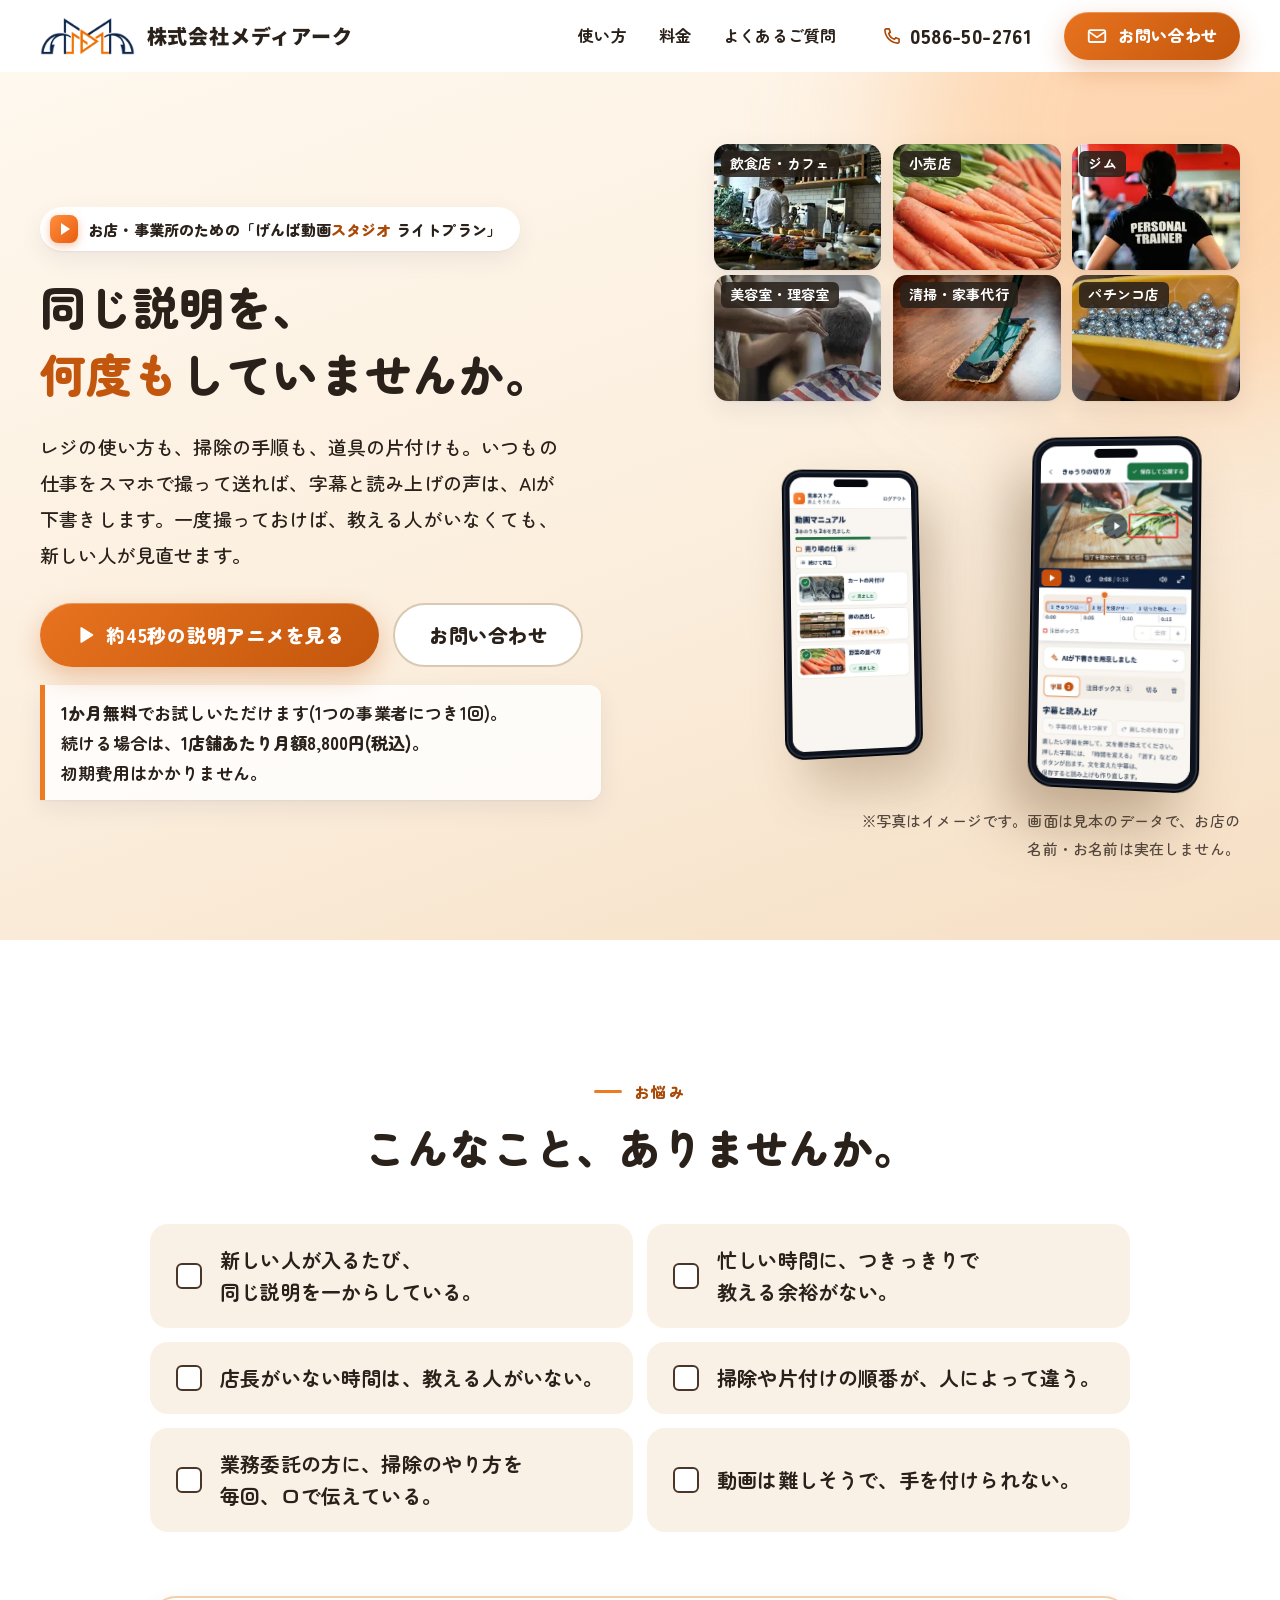
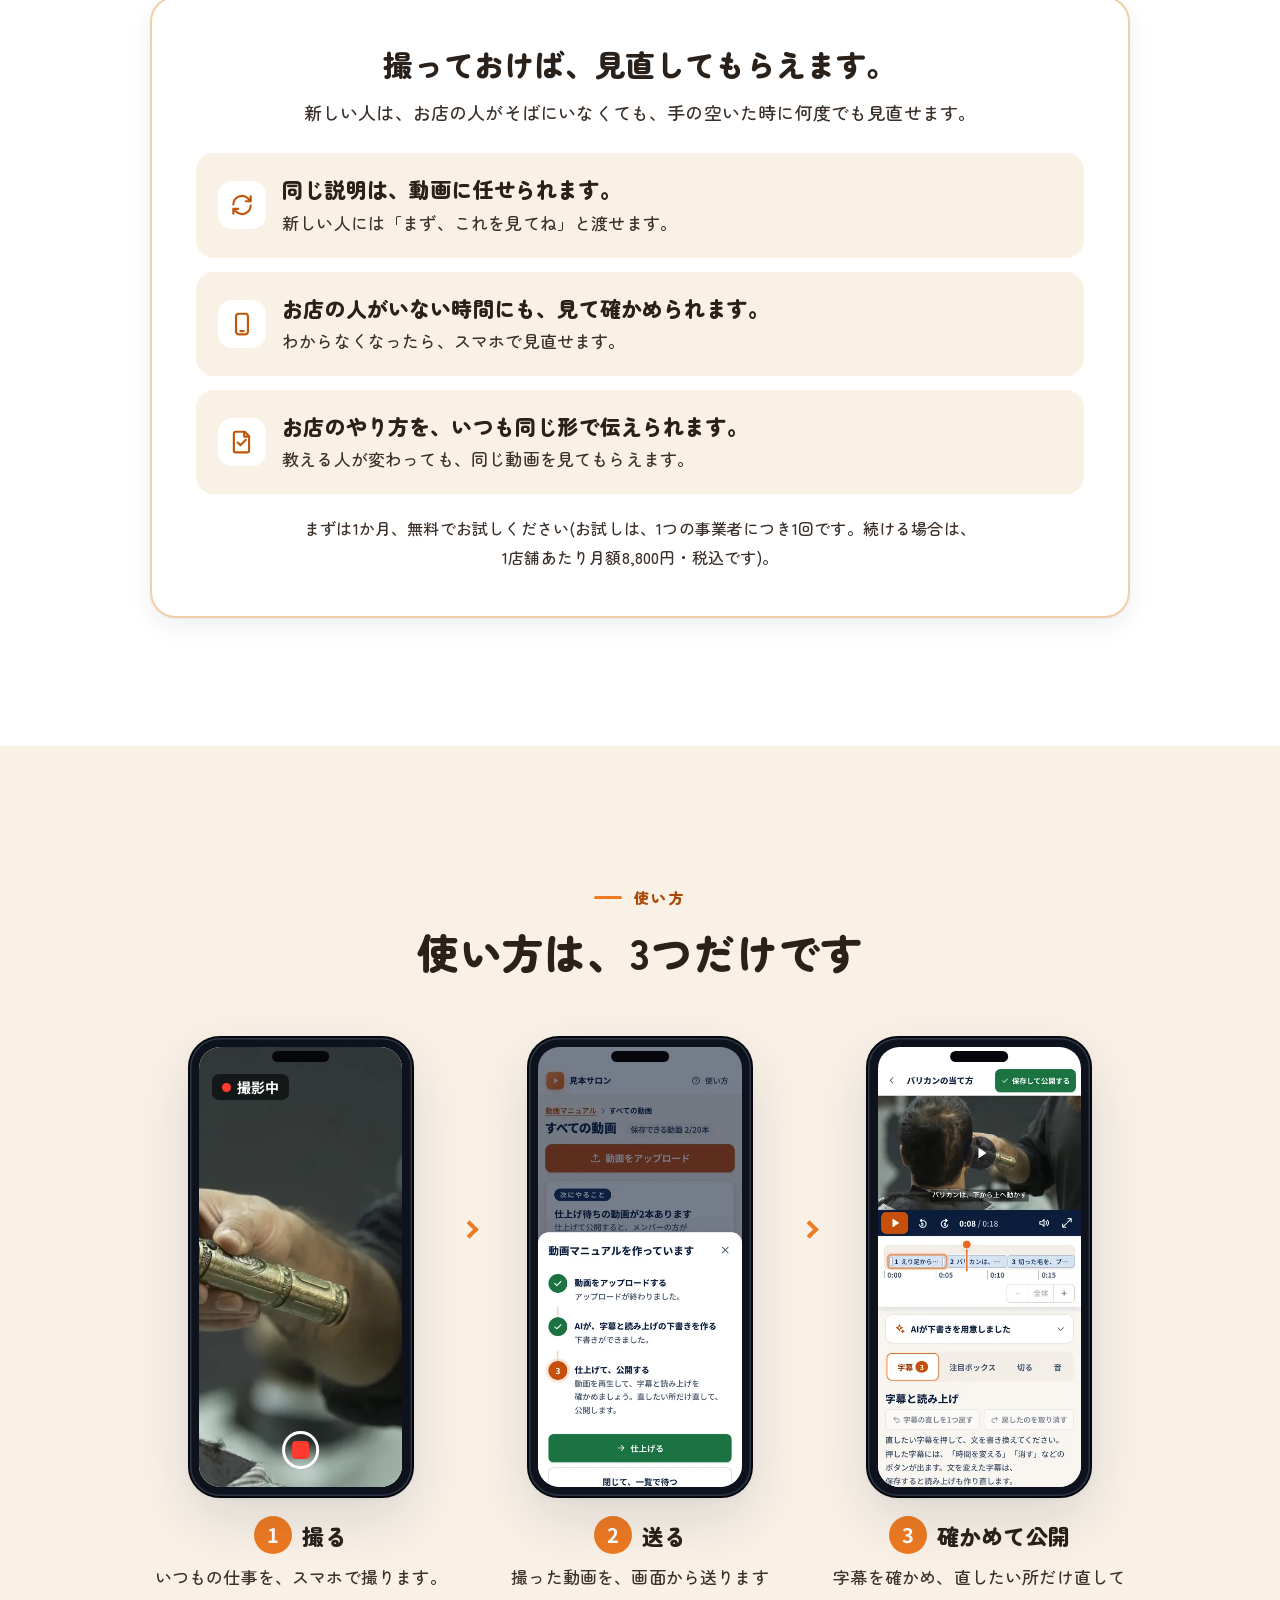
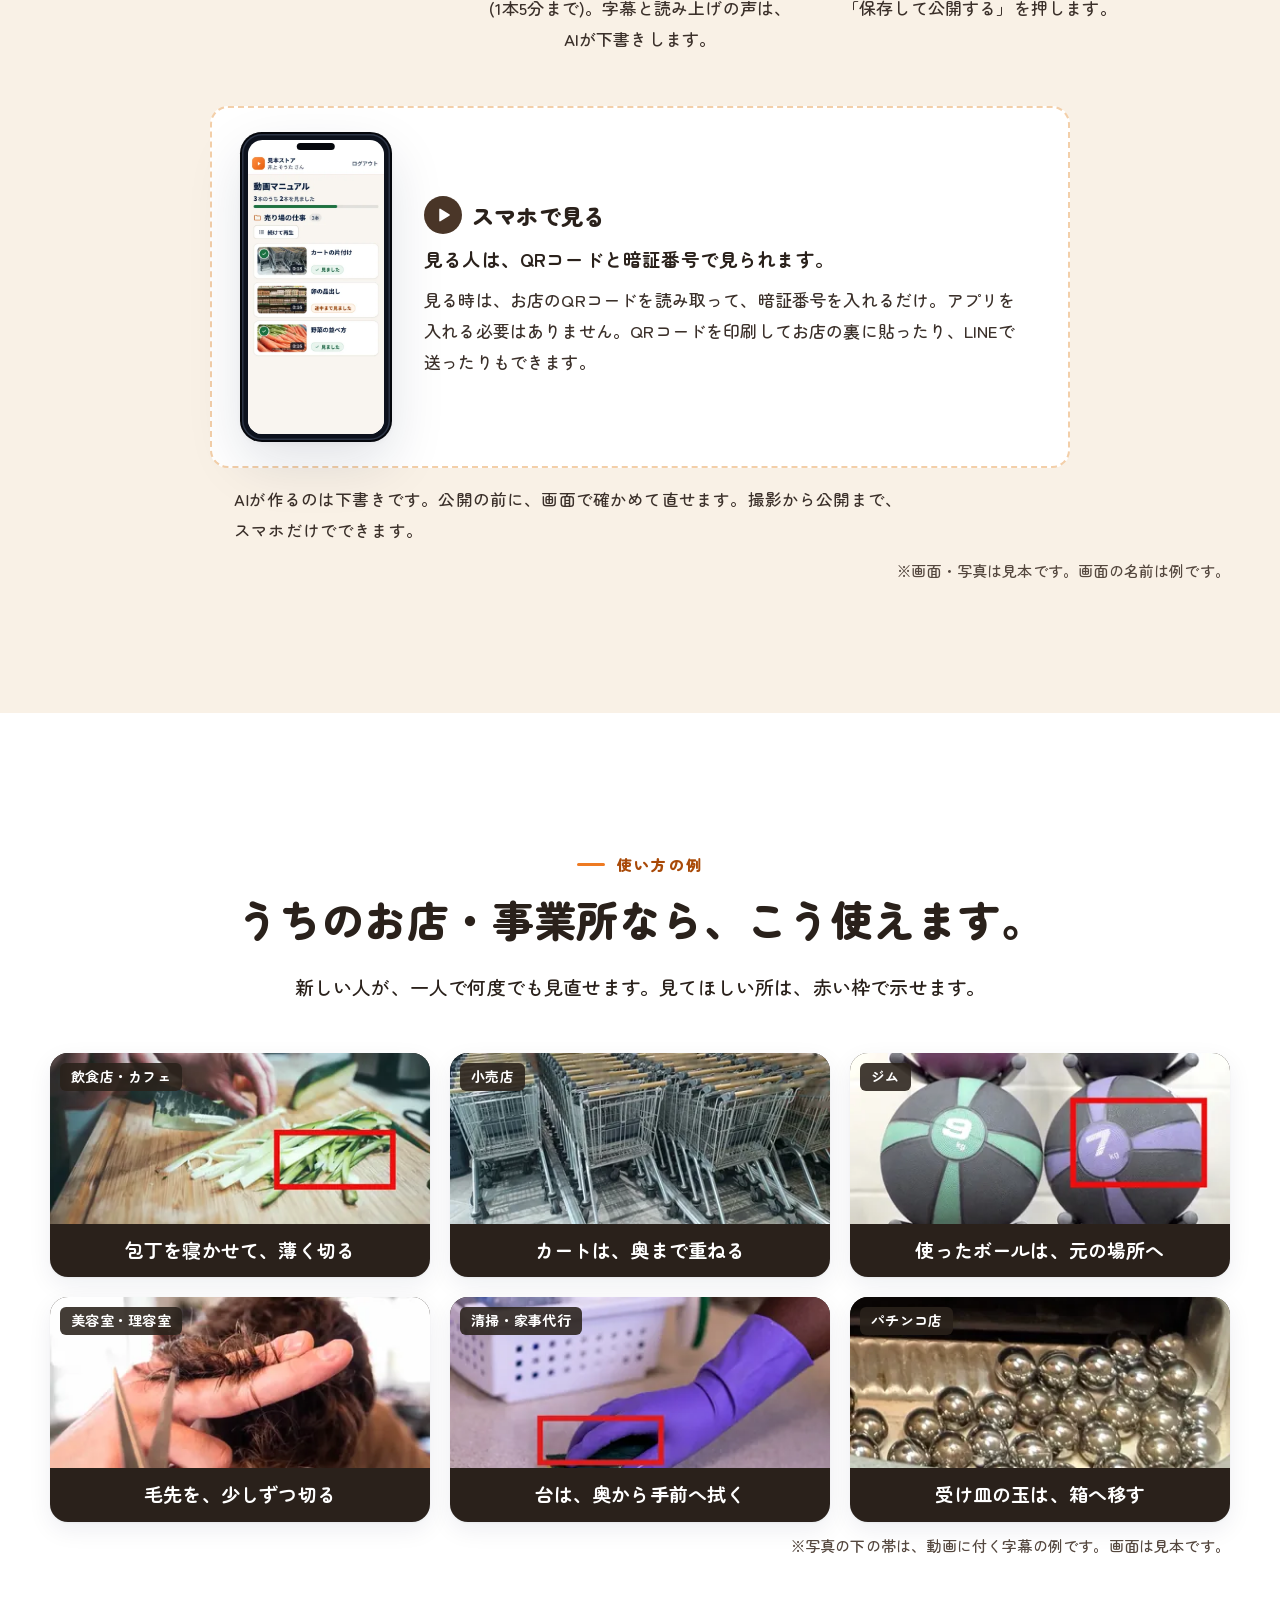
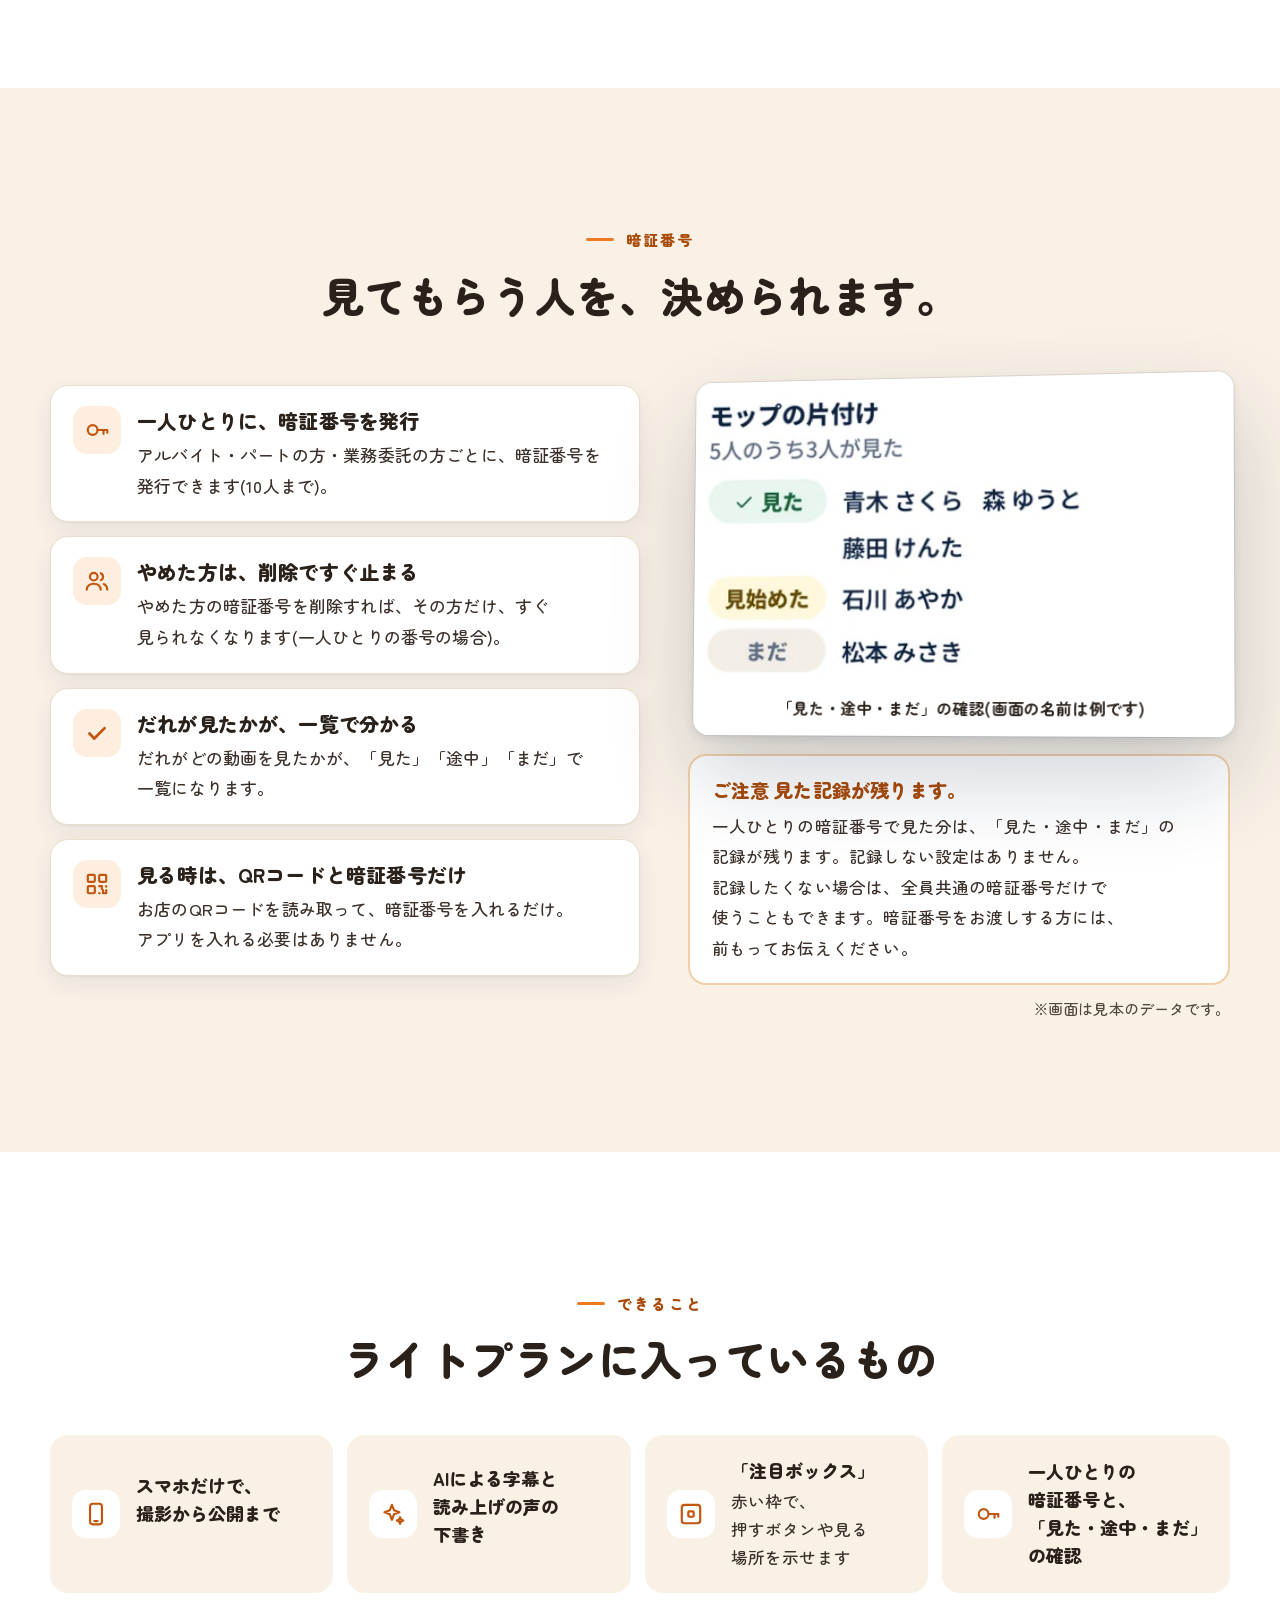
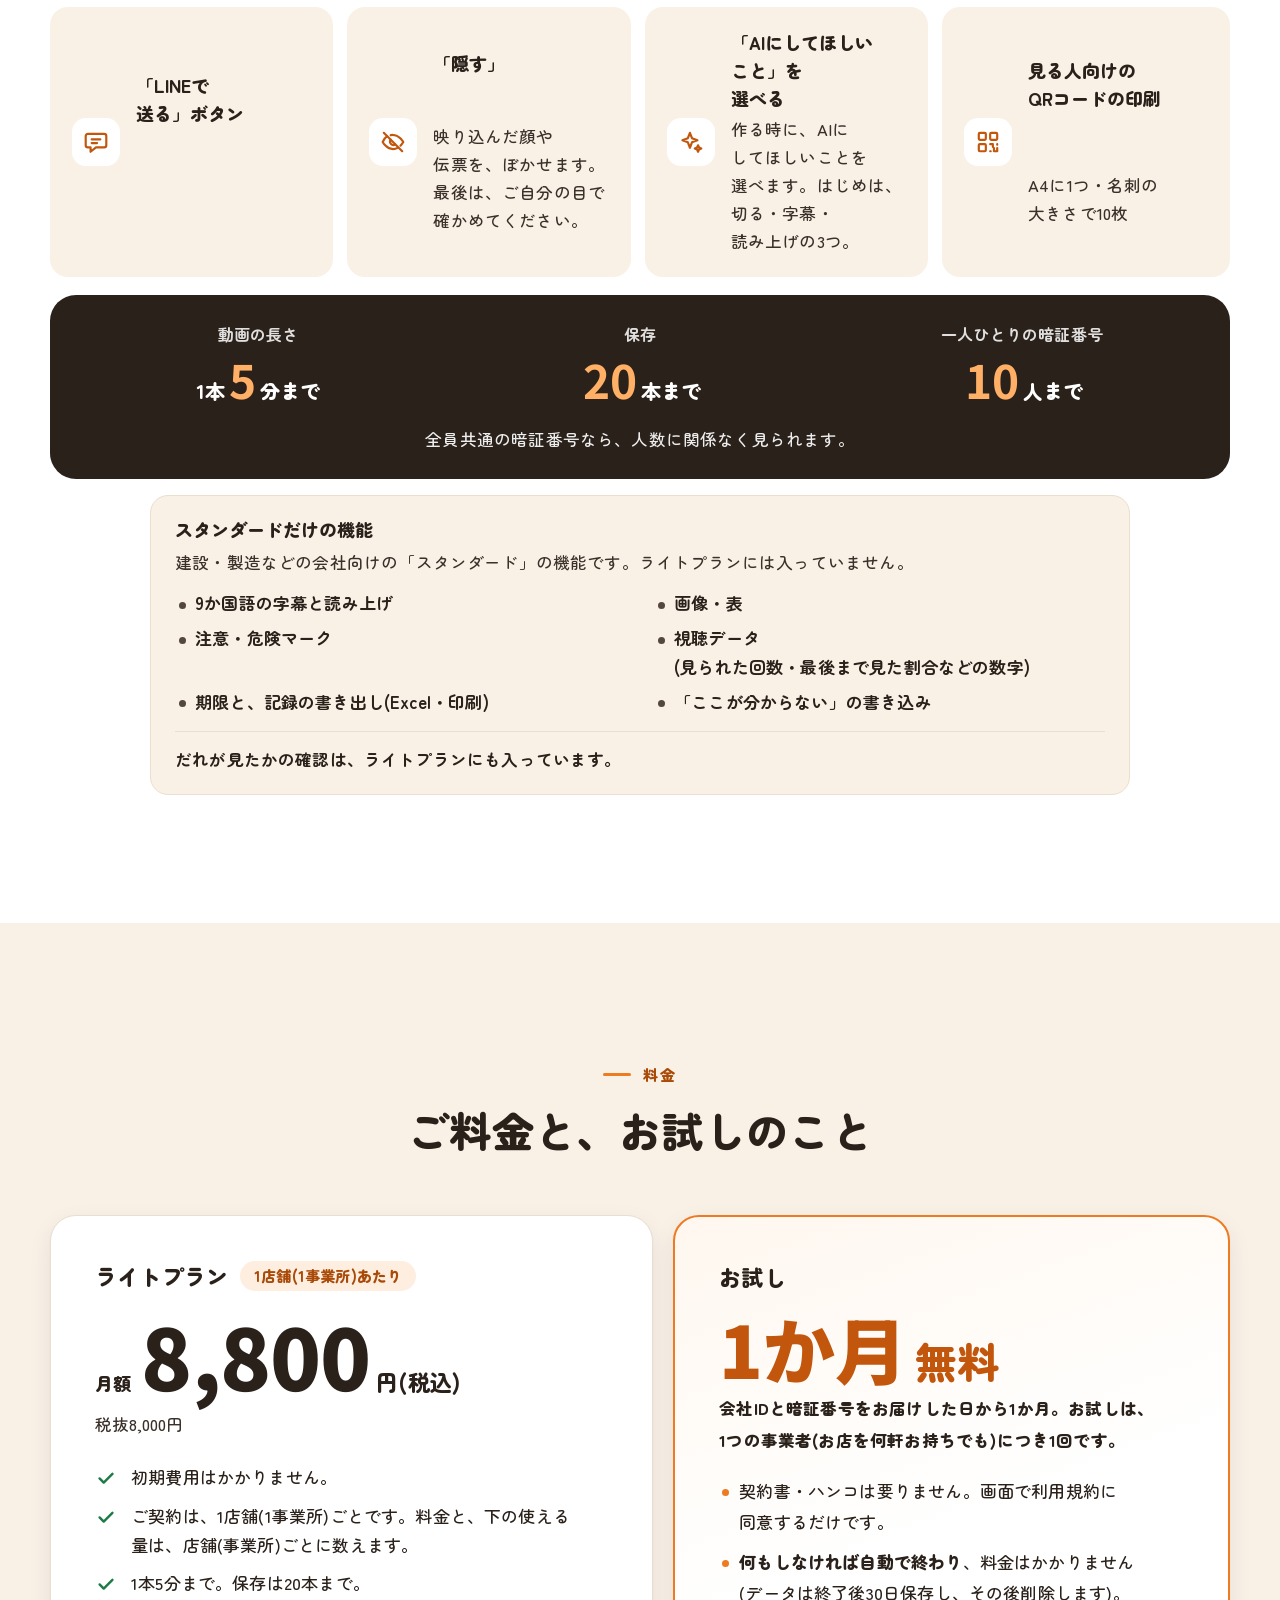
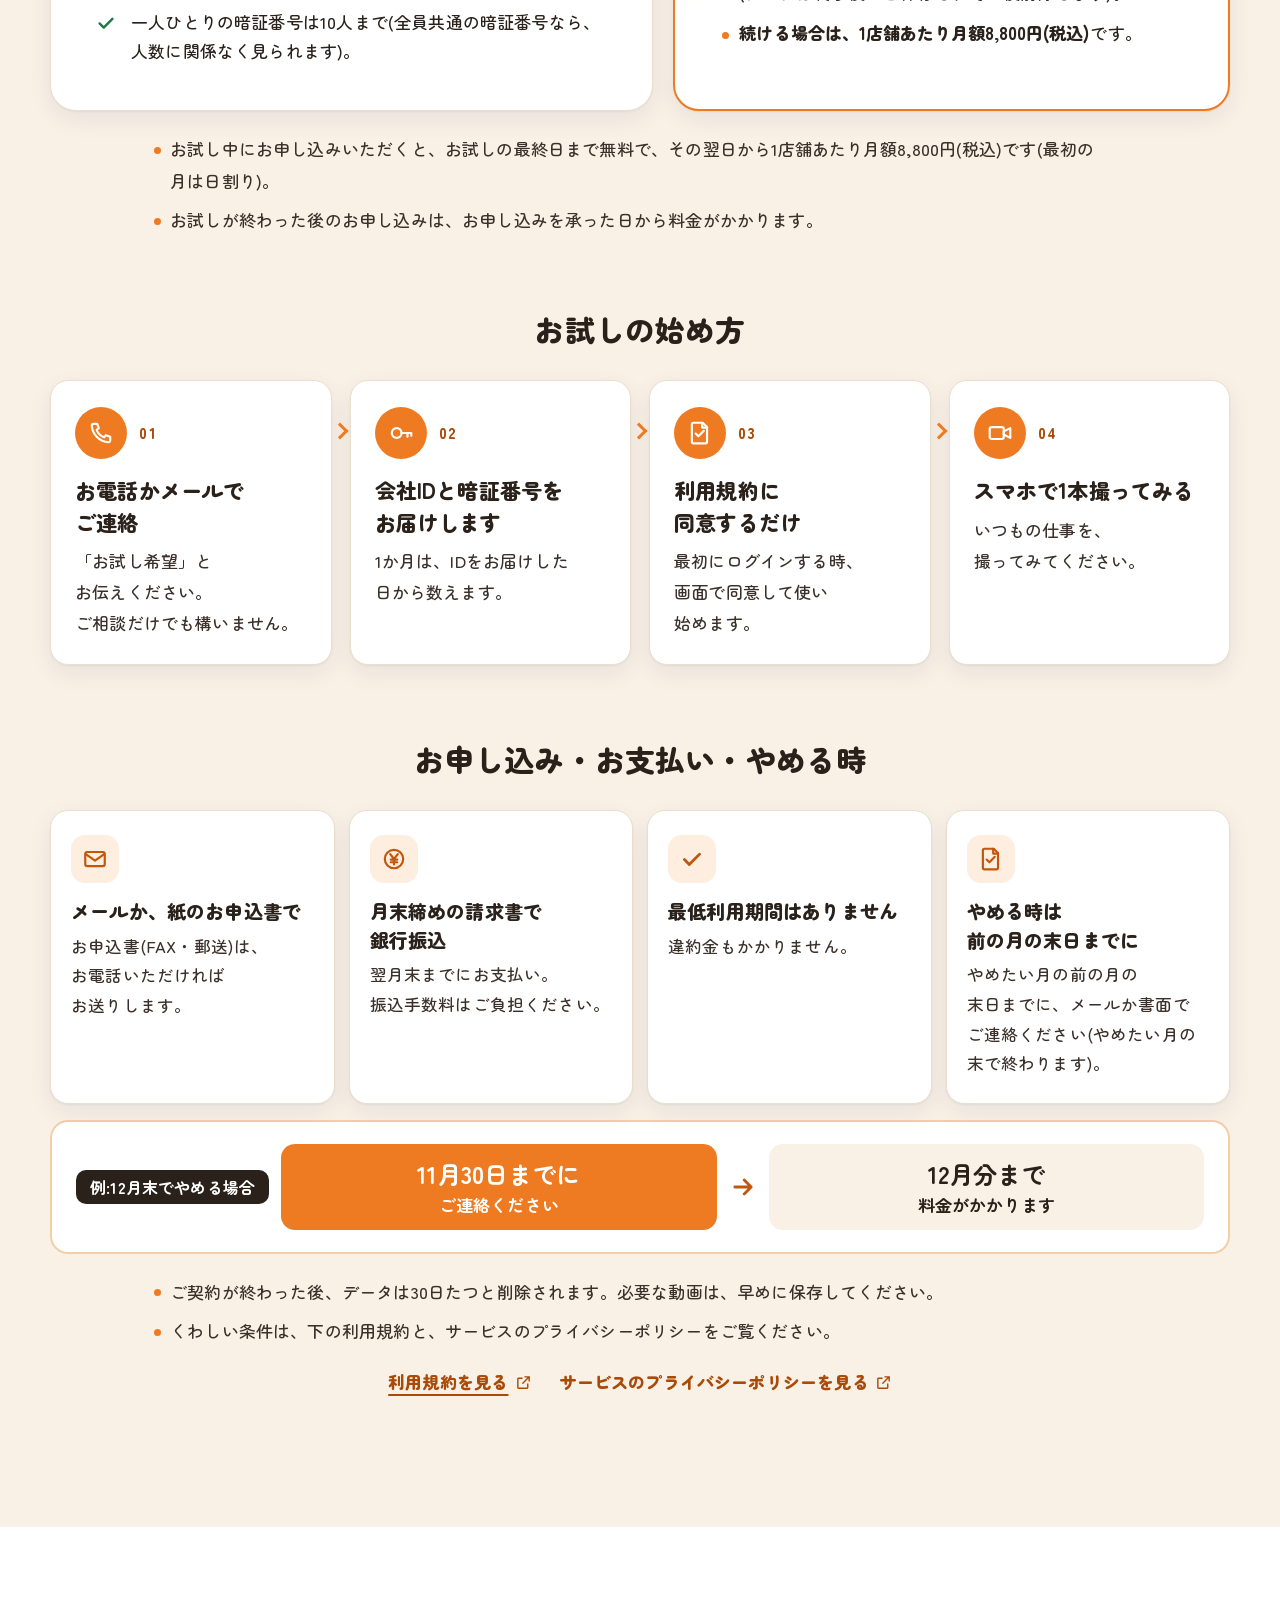
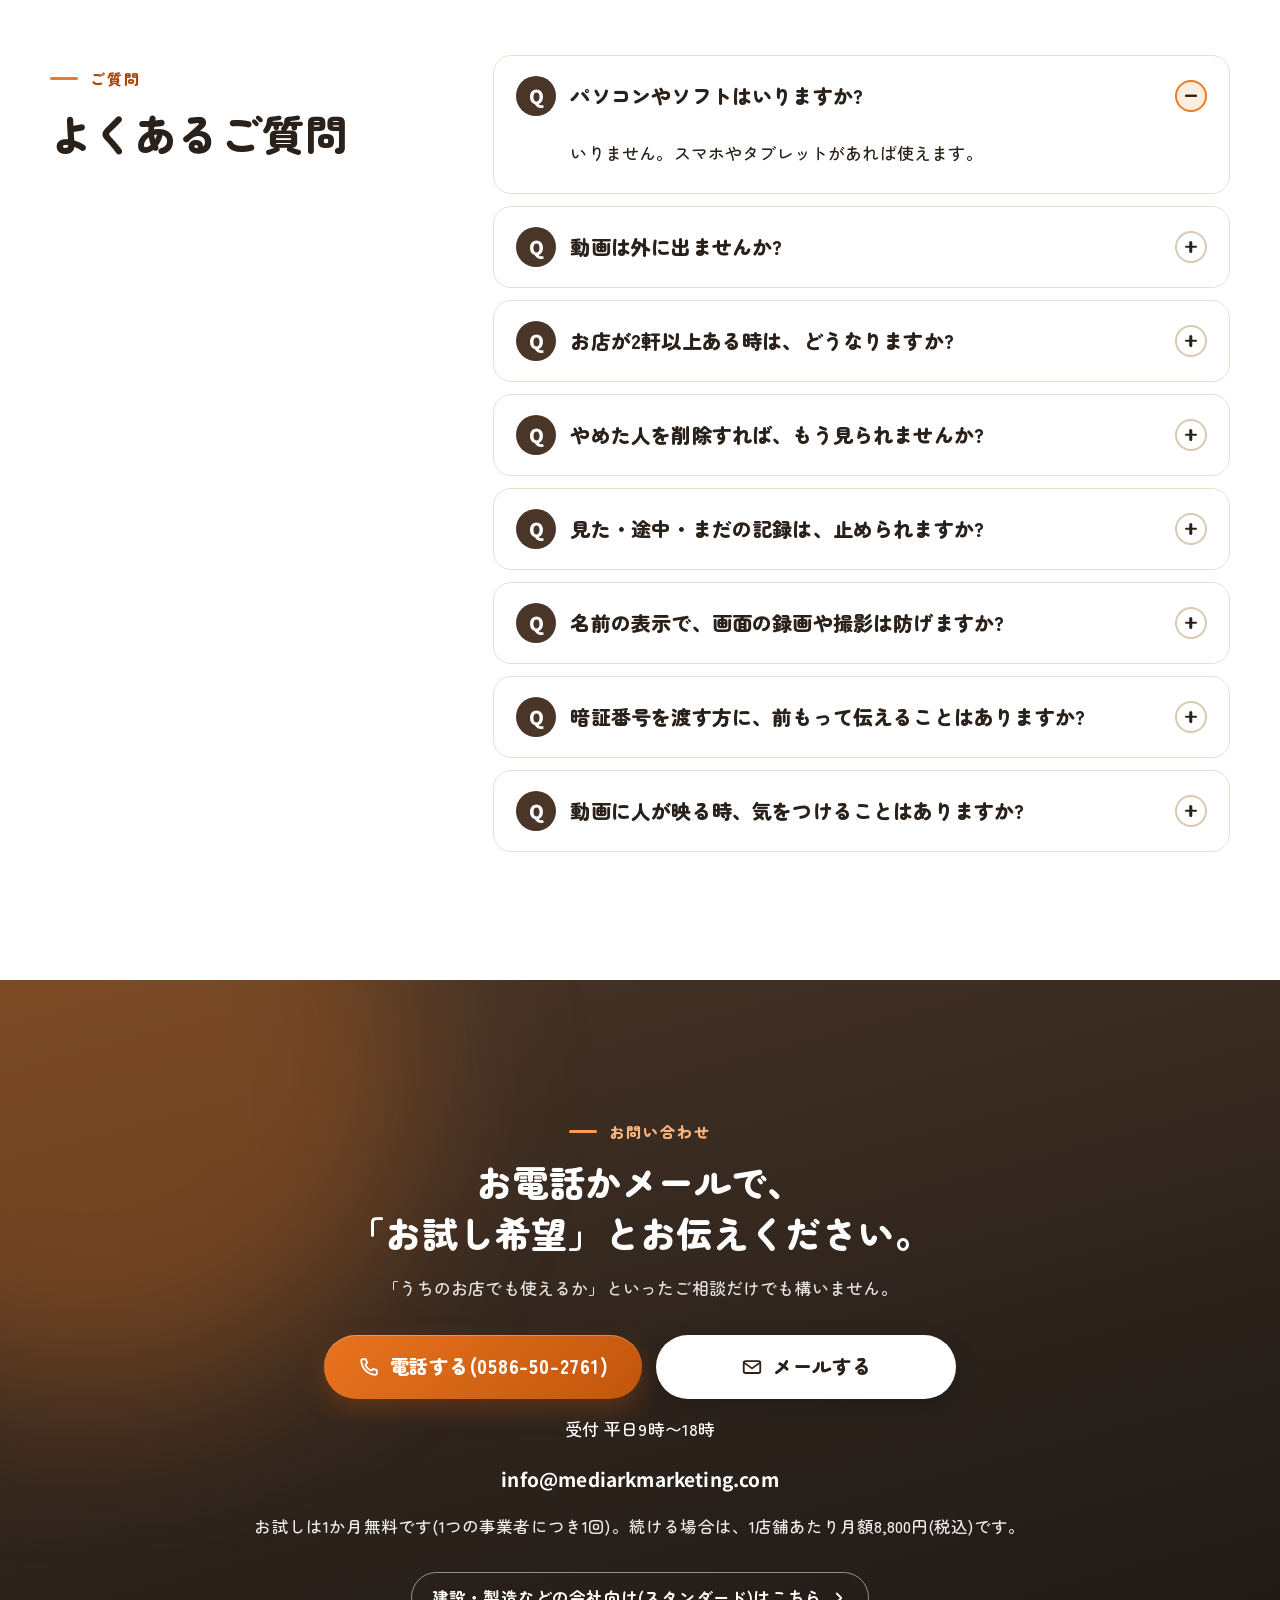
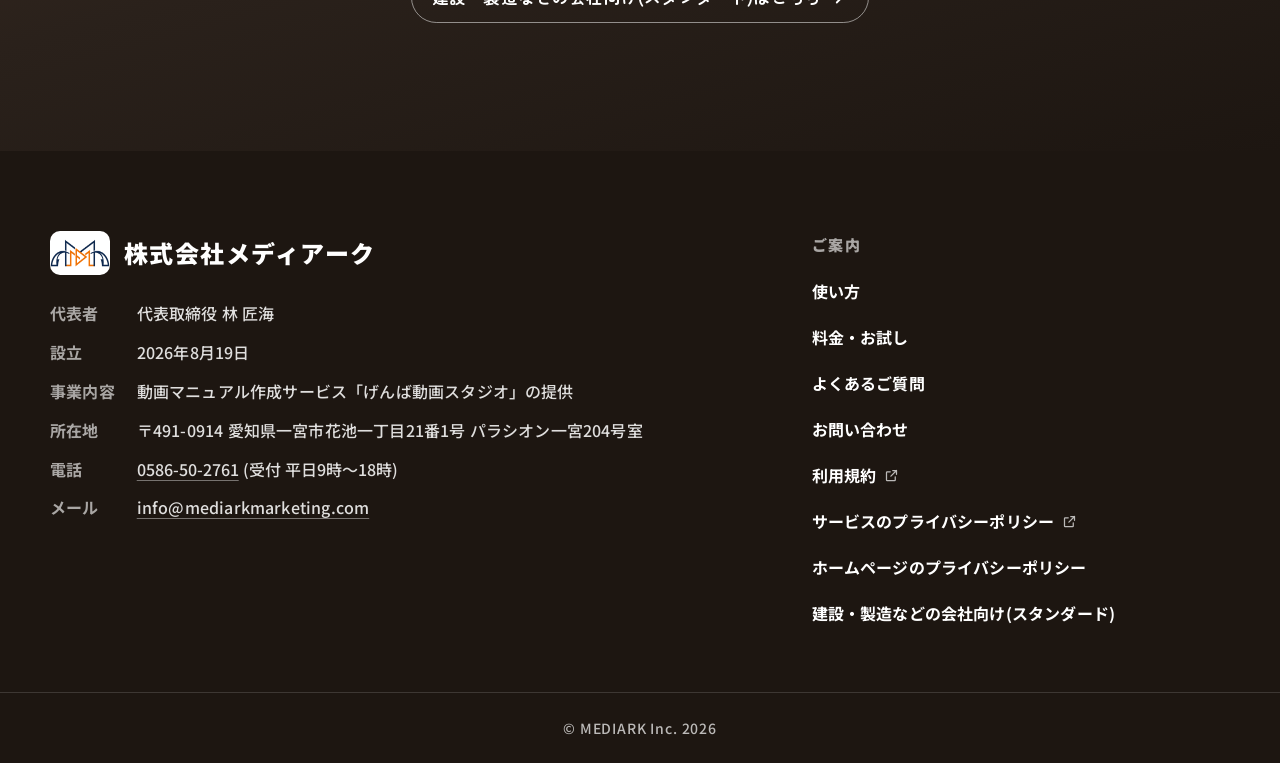
<file: lite/index.html>
<!doctype html>
<html lang="ja" class="no-js">
<head>
<meta charset="utf-8">
<meta name="viewport" content="width=device-width, initial-scale=1, viewport-fit=cover">
<title>お店・事業所のためのライトプラン｜げんば動画スタジオ｜株式会社メディアーク</title>
<meta name="description" content="いつもの仕事をスマホで撮って送るだけ。字幕と読み上げの声は、AIが下書きします。お店・事業所のための動画づくり「げんば動画スタジオ ライトプラン」のご案内です。">
<meta name="robots" content="noindex, nofollow">
<link rel="canonical" href="https://mediarkmarketing.com/lite">
<meta name="format-detection" content="telephone=no">
<meta name="referrer" content="strict-origin-when-cross-origin">
<meta name="theme-color" content="#0e2240">
<meta property="og:type" content="website">
<meta property="og:site_name" content="株式会社メディアーク｜げんば動画スタジオ">
<meta property="og:title" content="お店・事業所のためのライトプラン｜げんば動画スタジオ｜株式会社メディアーク">
<meta property="og:description" content="いつもの仕事をスマホで撮って送るだけ。字幕と読み上げの声は、AIが下書きします。お店・事業所のための動画づくり「げんば動画スタジオ ライトプラン」のご案内です。">
<meta property="og:url" content="https://mediarkmarketing.com/lite">
<meta property="og:image" content="https://mediarkmarketing.com/assets/img/ogp-lite.jpg">
<meta property="og:locale" content="ja_JP">
<meta name="twitter:card" content="summary_large_image">
<link rel="icon" href="/assets/favicon.ico" sizes="48x48">
<link rel="icon" href="/assets/img/icon-512.png" type="image/png" sizes="512x512">
<link rel="apple-touch-icon" href="/assets/img/apple-touch-icon.png">
<link rel="preload" href="/assets/fonts/nsj.woff2" as="font" type="font/woff2" crossorigin>
<link rel="stylesheet" href="/assets/css/site.css?v=51312c3d">
<link rel="preload" href="/assets/fonts/zmg-700.woff2" as="font" type="font/woff2" crossorigin>
<link rel="stylesheet" href="/assets/css/lite.css?v=eea4d3f5">

<script>document.documentElement.className = document.documentElement.className.replace('no-js', 'js');</script>

</head>
<body class="lite">
<svg xmlns="http://www.w3.org/2000/svg" width="0" height="0" style="position:absolute" aria-hidden="true" focusable="false">
  <defs>
    <g id="i-tel" fill="none" stroke="currentColor" stroke-width="2" stroke-linecap="round" stroke-linejoin="round"><path d="M5 3.5h3.5l1.5 4-2 1.5a11 11 0 0 0 7 7l1.5-2 4 1.5V19a1.5 1.5 0 0 1-1.6 1.5C10.6 20 4 13.4 3.5 5.1A1.5 1.5 0 0 1 5 3.5z"/></g>
    <g id="i-mail" fill="none" stroke="currentColor" stroke-width="2" stroke-linecap="round" stroke-linejoin="round"><rect x="3" y="5.5" width="18" height="13" rx="2"/><path d="M3.5 7.5l8.5 6 8.5-6"/></g>
    <g id="i-arrow" fill="none" stroke="currentColor" stroke-width="2.4" stroke-linecap="round" stroke-linejoin="round"><path d="M5 12h14M13 6l6 6-6 6"/></g>
    <g id="i-check" fill="none" stroke="currentColor" stroke-width="2.6" stroke-linecap="round" stroke-linejoin="round"><path d="M5 12.5l4.5 4.5L19 7.5"/></g>
    <g id="i-chev" fill="none" stroke="currentColor" stroke-width="2.4" stroke-linecap="round" stroke-linejoin="round"><path d="M9 6l6 6-6 6"/></g>
    <g id="i-ext" fill="none" stroke="currentColor" stroke-width="2" stroke-linecap="round" stroke-linejoin="round"><path d="M14 4h6v6M20 4l-9 9M18 14v5a1 1 0 0 1-1 1H5a1 1 0 0 1-1-1V7a1 1 0 0 1 1-1h5"/></g>
    <g id="i-phone" fill="none" stroke="currentColor" stroke-width="2" stroke-linecap="round" stroke-linejoin="round"><rect x="6.5" y="2.5" width="11" height="19" rx="2.5"/><path d="M10.5 18.5h3"/></g>
    <g id="i-cam" fill="none" stroke="currentColor" stroke-width="2" stroke-linecap="round" stroke-linejoin="round"><rect x="2.5" y="6.5" width="13" height="11" rx="2"/><path d="M15.5 10.5l6-3v9l-6-3z"/></g>
    <g id="i-ai" fill="none" stroke="currentColor" stroke-width="2" stroke-linecap="round" stroke-linejoin="round"><path d="M11 3.5l1.9 5 5 1.9-5 1.9-1.9 5-1.9-5-5-1.9 5-1.9z"/><path d="M18.5 15l.9 2.1 2.1.9-2.1.9-.9 2.1-.9-2.1-2.1-.9 2.1-.9z"/></g>
    <g id="i-cut" fill="none" stroke="currentColor" stroke-width="2" stroke-linecap="round" stroke-linejoin="round"><circle cx="6" cy="17.5" r="3"/><circle cx="6" cy="6.5" r="3"/><path d="M8.5 8.3L20 18M8.5 15.7L20 6"/></g>
    <g id="i-sub" fill="none" stroke="currentColor" stroke-width="2" stroke-linecap="round" stroke-linejoin="round"><rect x="2.5" y="4.5" width="19" height="15" rx="2.5"/><path d="M6.5 11.5h4M13.5 11.5h4M6.5 15h7M16.5 15h1"/></g>
    <g id="i-voice" fill="none" stroke="currentColor" stroke-width="2" stroke-linecap="round" stroke-linejoin="round"><path d="M3.5 9.5v5h3.5l5 4v-13l-5 4z"/><path d="M15.5 9a4 4 0 0 1 0 6M18.5 6.5a8 8 0 0 1 0 11"/></g>
    <g id="i-warn" fill="none" stroke="currentColor" stroke-width="2" stroke-linecap="round" stroke-linejoin="round"><path d="M12 3.5L2.5 20h19z"/><path d="M12 10v4.5M12 17.2v.3"/></g>
    <g id="i-qr" fill="none" stroke="currentColor" stroke-width="2" stroke-linecap="round" stroke-linejoin="round"><rect x="3.5" y="3.5" width="6.5" height="6.5" rx="1"/><rect x="14" y="3.5" width="6.5" height="6.5" rx="1"/><rect x="3.5" y="14" width="6.5" height="6.5" rx="1"/><path d="M14 14h2.5v2.5M20.5 14v.5M14 20.5h.5M17.5 17.5v3h3v-3"/></g>
    <g id="i-globe" fill="none" stroke="currentColor" stroke-width="2" stroke-linecap="round" stroke-linejoin="round"><circle cx="12" cy="12" r="8.5"/><path d="M3.5 12h17M12 3.5c2.5 2.6 3.6 5.4 3.6 8.5s-1.1 5.9-3.6 8.5c-2.5-2.6-3.6-5.4-3.6-8.5s1.1-5.9 3.6-8.5z"/></g>
    <g id="i-folder" fill="none" stroke="currentColor" stroke-width="2" stroke-linecap="round" stroke-linejoin="round"><path d="M3 7a2 2 0 0 1 2-2h4l2 2.5h8a2 2 0 0 1 2 2V17a2 2 0 0 1-2 2H5a2 2 0 0 1-2-2z"/></g>
    <g id="i-cloud" fill="none" stroke="currentColor" stroke-width="2" stroke-linecap="round" stroke-linejoin="round"><path d="M7 18.5a4.5 4.5 0 0 1-.6-8.96A6 6 0 0 1 18 10.5a4 4 0 0 1-.5 8z"/><path d="M12 16.5v-5M9.8 13.4L12 11.2l2.2 2.2"/></g>
    <g id="i-chart" fill="none" stroke="currentColor" stroke-width="2" stroke-linecap="round" stroke-linejoin="round"><path d="M4 20h16M7 20v-7M12 20V5M17 20v-10"/></g>
    <g id="i-users" fill="none" stroke="currentColor" stroke-width="2" stroke-linecap="round" stroke-linejoin="round"><circle cx="9" cy="8" r="3.5"/><path d="M2.5 20c.4-3.6 3-5.5 6.5-5.5s6.1 1.9 6.5 5.5"/><path d="M15.5 4.8a3.5 3.5 0 0 1 0 6.4M18.2 14.8c2 .8 3.1 2.6 3.3 5.2"/></g>
    <g id="i-lib" fill="none" stroke="currentColor" stroke-width="2" stroke-linecap="round" stroke-linejoin="round"><rect x="2.5" y="6.5" width="15" height="12" rx="2"/><path d="M8.5 10l4 2.5-4 2.5z"/><path d="M6.5 3.5h13a2 2 0 0 1 2 2V15"/></g>
    <g id="i-key" fill="none" stroke="currentColor" stroke-width="2" stroke-linecap="round" stroke-linejoin="round"><circle cx="8" cy="12" r="4.5"/><path d="M12.5 12h9M18 12v3.5M21.5 12v2.5"/></g>
    <g id="i-doc" fill="none" stroke="currentColor" stroke-width="2" stroke-linecap="round" stroke-linejoin="round"><path d="M6 2.5h8.5l4 4V20a1.5 1.5 0 0 1-1.5 1.5H6A1.5 1.5 0 0 1 4.5 20V4A1.5 1.5 0 0 1 6 2.5z"/><path d="M14 2.5V7h4.5M8 12.5l2.5 2.5 5-5"/></g>
    <g id="i-gift" fill="none" stroke="currentColor" stroke-width="2" stroke-linecap="round" stroke-linejoin="round"><rect x="3.5" y="9" width="17" height="11.5" rx="1.5"/><path d="M2.5 9V6.5h19V9M12 6.5v14M12 6.5C10 6.5 7.5 5.6 7.5 4S10 2.6 12 6.5zM12 6.5c2 0 4.5-.9 4.5-2.5S14 2.6 12 6.5z"/></g>
    <g id="i-head" fill="none" stroke="currentColor" stroke-width="2" stroke-linecap="round" stroke-linejoin="round"><path d="M9 21v-3.2C6.3 16.5 4.5 13.9 4.5 10.9a7.5 7.5 0 0 1 15 0c0 1.2.600 2 1.5 3.1l-1.8.900V17a1.5 1.5 0 0 1-1.5 1.5H16V21"/><path d="M10 10.5a2 2 0 1 1 3 1.7c-.600.4-1 .800-1 1.5M12 16v.300"/></g>
    <g id="i-repeat" fill="none" stroke="currentColor" stroke-width="2" stroke-linecap="round" stroke-linejoin="round"><path d="M4 11.5a8 8 0 0 1 13.8-5.3L20 8.5M20 4v4.5h-4.5M20 12.5a8 8 0 0 1-13.8 5.3L4 15.5M4 20v-4.5h4.5"/></g>
    <g id="i-yen" fill="none" stroke="currentColor" stroke-width="2" stroke-linecap="round" stroke-linejoin="round"><circle cx="12" cy="12" r="8.5"/><path d="M8.5 7.5L12 12l3.5-4.5M12 12v5M9 12.5h6M9 15h6"/></g>
    <g id="i-play" fill="currentColor"><path d="M7 4.5v15a1 1 0 0 0 1.5.900l12-7.5a1 1 0 0 0 0-1.8l-12-7.5A1 1 0 0 0 7 4.5z"/></g>
    <g id="i-pause" fill="currentColor"><rect x="5.5" y="4" width="4.5" height="16" rx="1.2"/><rect x="14" y="4" width="4.5" height="16" rx="1.2"/></g>
    <g id="i-shop" fill="none" stroke="currentColor" stroke-width="2" stroke-linecap="round" stroke-linejoin="round"><path d="M3.5 9.5L5 4h14l1.5 5.5"/><path d="M3.5 9.5a2.8 2.8 0 0 0 5.6 0 2.8 2.8 0 0 0 5.6 0 2.8 2.8 0 0 0 5.8 0"/><path d="M5 12.5V20h14v-7.5M10 20v-5h4v5"/></g>
    <g id="i-eye" fill="none" stroke="currentColor" stroke-width="2" stroke-linecap="round" stroke-linejoin="round"><path d="M2.5 12S6 5.5 12 5.5 21.5 12 21.5 12 18 18.5 12 18.5 2.5 12 2.5 12z"/><circle cx="12" cy="12" r="3"/></g>
    <g id="i-pen" fill="none" stroke="currentColor" stroke-width="2" stroke-linecap="round" stroke-linejoin="round"><path d="M4 20l1-4.5L16.5 4a2.1 2.1 0 0 1 3 3L8 18.5z"/><path d="M14.5 6l3 3"/></g>
    <g id="i-img" fill="none" stroke="currentColor" stroke-width="2" stroke-linecap="round" stroke-linejoin="round"><rect x="3" y="4.5" width="18" height="15" rx="2.5"/><circle cx="8.5" cy="9.5" r="1.6"/><path d="M4 17l4.5-4.5 3.5 3.5 3-3L20.5 18"/></g>
    <g id="i-clock" fill="none" stroke="currentColor" stroke-width="2" stroke-linecap="round" stroke-linejoin="round"><circle cx="12" cy="12" r="8.5"/><path d="M12 7.5V12l3 2"/></g>
    <g id="i-box" fill="none" stroke="currentColor" stroke-width="2" stroke-linecap="round" stroke-linejoin="round"><rect x="3.5" y="3.5" width="17" height="17" rx="2.5"/><rect x="9.5" y="9.5" width="5" height="5" rx="1"/></g>
    <g id="i-chat" fill="none" stroke="currentColor" stroke-width="2" stroke-linecap="round" stroke-linejoin="round"><path d="M4.5 4.5h15a2 2 0 0 1 2 2v8.500a2 2 0 0 1-2 2h-7.500L7 21v-4H4.500a2 2 0 0 1-2-2V6.500a2 2 0 0 1 2-2z"/><path d="M8 9.500h8M8 13h5"/></g>
    <g id="i-hide" fill="none" stroke="currentColor" stroke-width="2" stroke-linecap="round" stroke-linejoin="round"><path d="M9.9 5.7A9.800 9.800 0 0 1 12 5.500c6 0 9.500 6.500 9.500 6.500a17.300 17.300 0 0 1-2.600 3.400M6.400 6.900C3.900 8.600 2.500 12 2.500 12S6 18.500 12 18.500c1.600 0 3-.400 4.300-1.100"/><path d="M9.900 9.900a3 3 0 0 0 4.200 4.200"/><path d="M3.500 3.500l17 17"/></g>
    <g id="i-ask" fill="none" stroke="currentColor" stroke-width="2" stroke-linecap="round" stroke-linejoin="round"><circle cx="12" cy="12" r="8.500"/><path d="M9.600 9.500a2.500 2.500 0 0 1 4.800.800c0 1.700-2.400 2.200-2.400 3.700"/><path d="M12 17v.3"/></g>
  </defs>
</svg>

<a class="skip" href="#main">本文へ進む</a>
<header class="hd" id="hd">
  <div class="hd-in">
    <a class="brand" href="/" aria-label="株式会社メディアーク トップページ">
      <img src="/assets/img/logo-mark-96.png" srcset="/assets/img/logo-mark-96.png 1x, /assets/img/logo-mark-192.png 2x" width="95" height="38" alt="">
      <span>株式会社メディアーク</span>
    </a>
    <nav class="gnav" aria-label="ページの中の案内">
      <a href="#l-how">使い方</a>
      <a href="#l-price">料金</a>
      <a href="#l-faq">よくあるご質問</a>
    </nav>
    <a class="hd-tel num" href="tel:0586502761" aria-label="電話 0586-50-2761"><svg viewBox="0 0 24 24" aria-hidden="true"><use href="#i-tel"/></svg>0586-50-2761</a>
    <a class="btn btn-primary btn-sm" href="#contact"><svg viewBox="0 0 24 24" aria-hidden="true"><use href="#i-mail"/></svg>お問い合わせ</a>
    <button class="menu-btn" type="button" aria-expanded="false" aria-controls="drawer"><i aria-hidden="true"><span></span></i><span class="menu-lb">メニュー</span></button>
  </div>
</header>
<div class="drawer" id="drawer" hidden>
  <nav aria-label="メニュー">
    <ul>
      <li data-bx><a href="#l-how">使い方<svg viewBox="0 0 24 24" aria-hidden="true"><use href="#i-chev"/></svg></a></li>
      <li data-bx><a href="#l-use">お店ごとの​使い方の例<svg viewBox="0 0 24 24" aria-hidden="true"><use href="#i-chev"/></svg></a></li>
      <li data-bx><a href="#l-price">料金・⁠お試し<svg viewBox="0 0 24 24" aria-hidden="true"><use href="#i-chev"/></svg></a></li>
      <li data-bx><a href="#l-faq">よくあるご質問<svg viewBox="0 0 24 24" aria-hidden="true"><use href="#i-chev"/></svg></a></li>
    </ul>
  </nav>
  <div class="drawer-cta">
    <a class="btn btn-primary" href="#contact"><svg viewBox="0 0 24 24" aria-hidden="true"><use href="#i-mail"/></svg>お問い合わせ</a>
    <a class="btn btn-line num" href="tel:0586502761"><svg viewBox="0 0 24 24" aria-hidden="true"><use href="#i-tel"/></svg>電話 0586-50-2761</a>
  </div>
</div>

<main id="main">

<!-- ========== 最初の面 ========== -->
<section class="l-hero" aria-labelledby="l-hero-h">
  <div class="l-hero-in">
    <div class="l-hero-copy">
      <p class="hero-kicker" data-bx><span class="app-mark" aria-hidden="true"></span><span>お店・⁠事業所の​ための​<span class="ib">「げんば動画<b>スタジオ</b> ライトプラン」</span></span></p>
      <h1 id="l-hero-h" data-bx><span class="ib">同じ​説明を、</span><br><span class="ib"><em>何度も</em>​していませんか。</span></h1>
      <p class="hero-lead" data-bx>レジの​使い方も、​掃除の​手順も、​道具の​片付けも。​いつもの​仕事を​スマホで​撮って​送れば、​字幕と​読み上げの​声は、​AIが​下書きします。​一度​撮っておけば、​教える​人が​いなくても、​新しい​人が​見直せます。</p>
      <div class="hero-cta">
        <a class="btn btn-primary" href="https://app.mediarkmarketing.com/demo/lite/" target="_blank" rel="noopener"><svg viewBox="0 0 24 24" aria-hidden="true"><use href="#i-play"/></svg>約45秒の説明アニメを見る</a>
        <a class="btn btn-line" href="#contact">お問い合わせ</a>
      </div>
      <p class="hero-terms" data-bx><b>1か月無料</b>で​お試し​いただけます​<span class="ib">(1つの事業者につき1回)⁠。</span><span class="ib">​続ける​場合は、<b class="num">​1店舗あたり​月額8,800円⁠(税込)⁠</b>。</span><span class="ib">​初期費用は​かかりません。</span></p>
    </div>
    <div class="l-hero-vis">
      <div class="l-hero-set">
        <ul class="l-tiles">
          <li data-bx><img src="/assets/img/b-shop-inshoku-240.webp" srcset="/assets/img/b-shop-inshoku-240.webp 240w, /assets/img/b-shop-inshoku-480.webp 480w" sizes="(min-width: 1080px) 170px, 30vw" width="480" height="360" alt="カフェのカウンターと、奥の厨房" decoding="async"><span class="ind">飲食店・⁠カフェ</span></li>
          <li data-bx><img src="/assets/img/b-shop-kouri-240.webp" srcset="/assets/img/b-shop-kouri-240.webp 240w, /assets/img/b-shop-kouri-480.webp 480w" sizes="(min-width: 1080px) 170px, 30vw" width="480" height="360" alt="売り場に並んだ野菜" decoding="async"><span class="ind">小売店</span></li>
          <li data-bx><img src="/assets/img/b-shop-gym-240.webp" srcset="/assets/img/b-shop-gym-240.webp 240w, /assets/img/b-shop-gym-480.webp 480w" sizes="(min-width: 1080px) 170px, 30vw" width="480" height="360" alt="ジムの中の様子" decoding="async"><span class="ind">ジム</span></li>
          <li data-bx><img src="/assets/img/b-shop-biyou-240.webp" srcset="/assets/img/b-shop-biyou-240.webp 240w, /assets/img/b-shop-biyou-480.webp 480w" sizes="(min-width: 1080px) 170px, 30vw" width="480" height="360" alt="くしとはさみで髪を切る手元" decoding="async"><span class="ind">美容室・⁠理容室</span></li>
          <li data-bx><img src="/assets/img/b-shop-seisou-240.webp" srcset="/assets/img/b-shop-seisou-240.webp 240w, /assets/img/b-shop-seisou-480.webp 480w" sizes="(min-width: 1080px) 170px, 30vw" width="480" height="360" alt="床をモップで拭いている所" decoding="async"><span class="ind">清掃・⁠家事代行</span></li>
          <li data-bx><img src="/assets/img/b-shop-pachinko-240.webp" srcset="/assets/img/b-shop-pachinko-240.webp 240w, /assets/img/b-shop-pachinko-480.webp 480w" sizes="(min-width: 1080px) 170px, 30vw" width="480" height="360" alt="箱に入ったパチンコ玉" decoding="async"><span class="ind">パチンコ店</span></li>
        </ul>
        <div class="ph lh-b" aria-hidden="true"><img src="/assets/img/b-v-list-390.webp" srcset="/assets/img/b-v-list-390.webp 390w, /assets/img/b-v-list-600.webp 600w" sizes="(min-width: 1080px) 190px, 32vw" width="600" height="1298" alt="" decoding="async"></div>
        <div class="ph lh-a" aria-hidden="true"><img src="/assets/img/b-edit-390.webp" srcset="/assets/img/b-edit-390.webp 390w, /assets/img/b-edit-600.webp 600w" sizes="(min-width: 1080px) 220px, 38vw" width="600" height="1298" alt="" fetchpriority="high" decoding="async"></div>
      </div>
      <p class="vis-note" data-bx>※写真は​イメージです。​画面は​見本の​データで、​お店の​名前・⁠お名前は​実在しません。</p>
    </div>
  </div>
</section>

<!-- ========== お悩み ========== -->
<section class="sec" aria-labelledby="l-worry-h">
  <div class="wrap">
    <div class="sec-head is-center rv">
      <p class="eyebrow" data-bx>お悩み</p>
      <h2 class="h2" id="l-worry-h" data-bx>こんな​こと、​ありませんか。</h2>
    </div>
    <ul class="l-worry">
      <li class="rv" data-bx><i aria-hidden="true"></i><span><span class="ib">新しい​人が​入る​たび、</span><span class="ib">​同じ​説明を​一から​している。</span></span></li>
      <li class="rv" style="--d:1" data-bx><i aria-hidden="true"></i><span><span class="ib">忙しい​時間に、​つきっきりで</span><span class="ib">​教える​余裕がない。</span></span></li>
      <li class="rv" style="--d:2" data-bx><i aria-hidden="true"></i><span><span class="ib">店長が​いない​時間は、</span><span class="ib">​教える​人が​いない。</span></span></li>
      <li class="rv" style="--d:3" data-bx><i aria-hidden="true"></i><span><span class="ib">掃除や​片付けの​順番が、</span><span class="ib">​人に​よって違う。</span></span></li>
      <li class="rv" style="--d:4" data-bx><i aria-hidden="true"></i><span><span class="ib">業務委託の方に、</span><span class="ib">​掃除の​やり方を</span><span class="ib">​毎回、​口で​伝えている。</span></span></li>
      <li class="rv" style="--d:5" data-bx><i aria-hidden="true"></i><span><span class="ib">動画は​難しそうで、</span><span class="ib">​手を​付けられない。</span></span></li>
    </ul>

    <div class="l-after rv">
      <h3 data-bx><span class="ib">撮っておけば、</span><span class="ib">​見直して​もらえます。</span></h3>
      <p class="l-after-lead" data-bx>新しい​人は、​お店の​人が​そばに​いなくても、​手の​空いた​時に​何度でも​見直せます。</p>
      <ul class="l-after-list">
        <li><span class="ic" aria-hidden="true"><svg viewBox="0 0 24 24"><use href="#i-repeat"/></svg></span><div><h4>同じ説明は、動画に任せられます。</h4><p data-bx>新しい​人には​「まず、​これを​見てね」⁠と​渡せます。</p></div></li>
        <li><span class="ic" aria-hidden="true"><svg viewBox="0 0 24 24"><use href="#i-phone"/></svg></span><div><h4>お店の人がいない時間にも、見て確かめられます。</h4><p data-bx>わからなく​なったら、​スマホで​見直せます。</p></div></li>
        <li><span class="ic" aria-hidden="true"><svg viewBox="0 0 24 24"><use href="#i-doc"/></svg></span><div><h4>お店のやり方を、いつも同じ形で伝えられます。</h4><p data-bx>教える​人が​変わっても、​同じ​動画を​見て​もらえます。</p></div></li>
      </ul>
      <p class="note" data-bx>まずは​1か月、​無料で​お試し​ください​(お試しは、​1つの事業者につき1回です。​続ける​場合は、​1店舗あたり​月額8,800円・⁠税込です)⁠。</p>
    </div>
  </div>
</section>

<!-- ========== 使い方 ========== -->
<section class="sec sec--warm" id="l-how" aria-labelledby="l-how-h">
  <div class="wrap">
    <div class="sec-head is-center rv">
      <p class="eyebrow" data-bx>使い方</p>
      <h2 class="h2" id="l-how-h" data-bx>使い方は、​3つだけです</h2>
    </div>
    <ol class="l-steps">
      <li class="rv">
        <div class="ph is-cam">
          <img src="/assets/img/b-raw-333.webp" width="333" height="720" loading="lazy" decoding="async" alt="バリカンを当てている所を、スマホで撮っている様子(見本)">
          <span class="cam-rec" aria-hidden="true"><i></i>撮影中</span>
          <span class="cam-btn" aria-hidden="true"></span>
        </div>
        <p class="l-step-no" data-bx><b>1</b>撮る</p>
        <p data-bx>いつもの​仕事を、​スマホで​撮ります。</p>
      </li>
      <li class="rv" style="--d:1">
        <div class="ph bar-dim"><img src="/assets/img/b-flow-390.webp" srcset="/assets/img/b-flow-390.webp 390w, /assets/img/b-flow-600.webp 600w" sizes="(min-width: 900px) 220px, 60vw" width="600" height="1298" loading="lazy" decoding="async" alt="スマホの編集画面。「動画マニュアルを作っています」の案内。アップロードが終わり、AIが字幕と読み上げの下書きを作った所"></div>
        <p class="l-step-no" data-bx><b>2</b>送る</p>
        <p data-bx>撮った​動画を、​画面から​送ります​(1本5分まで)⁠。​字幕と​読み上げの​声は、​AIが​下書きします。</p>
      </li>
      <li class="rv" style="--d:2">
        <div class="ph"><img src="/assets/img/b-edit2-390.webp" srcset="/assets/img/b-edit2-390.webp 390w, /assets/img/b-edit2-600.webp 600w" sizes="(min-width: 900px) 220px, 60vw" width="600" height="1298" loading="lazy" decoding="async" alt="スマホの編集画面。字幕を確かめて「保存して公開する」ボタンを押す所"></div>
        <p class="l-step-no" data-bx><b>3</b>確かめて公開</p>
        <p data-bx>字幕を​確かめ、​直したい所だけ​直して​「保存して​公開する」⁠を​押します。</p>
      </li>
    </ol>
    <!-- 見る人の側は、手順(3つ)の外の囲みにしてある(見出しの「3つだけ」と数が合うように) -->
    <div class="l-view rv">
      <div class="ph"><img src="/assets/img/b-v-list-390.webp" srcset="/assets/img/b-v-list-390.webp 390w, /assets/img/b-v-list-600.webp 600w" sizes="150px" width="600" height="1298" loading="lazy" decoding="async" alt="見る人のスマホの画面。動画の一覧と、見た・途中まで見たの印"></div>
      <div class="l-view-txt">
        <p class="l-step-no" data-bx><b aria-hidden="true"><svg viewBox="0 0 24 24"><use href="#i-play"/></svg></b>スマホで見る</p>
        <p class="l-view-lead" data-bx>見る​人は、​QRコードと​暗証番号で​見られます。</p>
        <p data-bx>見る​時は、​お店の​QRコードを​読み取って、​暗証番号を​入れるだけ。​アプリを​入れる​必要は​ありません。​QRコードを​印刷してお店の​裏に​貼ったり、​LINEで​送ったりも​できます。</p>
      </div>
    </div>
    <p class="l-how-note rv" data-bx>AIが​作るのは​下書きです。​公開の​前に、​画面で​確かめて​直せます。​撮影から​公開まで、​スマホだけで​できます。</p>
    <p class="vis-note" data-bx>※画面・⁠写真は​見本です。​画面の​名前は​例です。</p>
  </div>
</section>

<!-- ========== 使い方の例 ========== -->
<section class="sec" id="l-use" aria-labelledby="l-use-h">
  <div class="wrap">
    <div class="sec-head is-center rv">
      <p class="eyebrow" data-bx>使い方の例</p>
      <h2 class="h2" id="l-use-h" data-bx><span class="ib">うちの​お店・⁠事業所なら、</span><span class="ib">​こう​使えます。</span></h2>
      <p class="lead" data-bx>新しい​人が、​一人で​何度でも​見直せます。​見てほしい​所は、​赤い枠で​示せます。</p>
    </div>
    <ul class="l-exs">
      <li class="rv"><div class="pic"><img src="/assets/img/b-ex-inshoku-400.webp" srcset="/assets/img/b-ex-inshoku-400.webp 400w, /assets/img/b-ex-inshoku-720.webp 720w" sizes="(min-width: 1040px) 350px, (min-width: 640px) 46vw, 92vw" width="720" height="324" loading="lazy" decoding="async" alt="見本の動画の一場面(飲食店・カフェ)"><span class="ind">飲食店・カフェ</span></div><p class="sub" data-bx>包丁を​寝かせて、​薄く切る</p></li>
      <li class="rv" style="--d:1"><div class="pic"><img src="/assets/img/b-ex-kouri-400.webp" srcset="/assets/img/b-ex-kouri-400.webp 400w, /assets/img/b-ex-kouri-720.webp 720w" sizes="(min-width: 1040px) 350px, (min-width: 640px) 46vw, 92vw" width="720" height="324" loading="lazy" decoding="async" alt="見本の動画の一場面(小売店)"><span class="ind">小売店</span></div><p class="sub" data-bx>カートは、​奥まで​重ねる</p></li>
      <li class="rv" style="--d:2"><div class="pic"><img src="/assets/img/b-ex-gym-400.webp" srcset="/assets/img/b-ex-gym-400.webp 400w, /assets/img/b-ex-gym-720.webp 720w" sizes="(min-width: 1040px) 350px, (min-width: 640px) 46vw, 92vw" width="720" height="324" loading="lazy" decoding="async" alt="見本の動画の一場面(ジム)"><span class="ind">ジム</span></div><p class="sub" data-bx>使った​ボールは、​元の​場所へ</p></li>
      <li class="rv"><div class="pic"><img src="/assets/img/b-ex-biyou-400.webp" srcset="/assets/img/b-ex-biyou-400.webp 400w, /assets/img/b-ex-biyou-720.webp 720w" sizes="(min-width: 1040px) 350px, (min-width: 640px) 46vw, 92vw" width="720" height="324" loading="lazy" decoding="async" alt="見本の動画の一場面(美容室・理容室)"><span class="ind">美容室・理容室</span></div><p class="sub" data-bx>毛先を、​少し​ずつ切る</p></li>
      <li class="rv" style="--d:1"><div class="pic"><img src="/assets/img/b-ex-seisou-400.webp" srcset="/assets/img/b-ex-seisou-400.webp 400w, /assets/img/b-ex-seisou-720.webp 720w" sizes="(min-width: 1040px) 350px, (min-width: 640px) 46vw, 92vw" width="720" height="324" loading="lazy" decoding="async" alt="見本の動画の一場面(清掃・家事代行)"><span class="ind">清掃・家事代行</span></div><p class="sub" data-bx>台は、​奥から​手前へ拭く</p></li>
      <li class="rv" style="--d:2"><div class="pic"><img src="/assets/img/b-ex-pachinko-400.webp" srcset="/assets/img/b-ex-pachinko-400.webp 400w, /assets/img/b-ex-pachinko-720.webp 720w" sizes="(min-width: 1040px) 350px, (min-width: 640px) 46vw, 92vw" width="720" height="324" loading="lazy" decoding="async" alt="見本の動画の一場面(パチンコ店)"><span class="ind">パチンコ店</span></div><p class="sub" data-bx>受け皿の​玉は、​箱へ移す</p></li>
    </ul>
    <p class="vis-note" data-bx>※写真の​下の​帯は、​動画に​付く​字幕の​例です。​画面は​見本です。</p>
  </div>
</section>

<!-- ========== 一人ひとりの暗証番号 ========== -->
<section class="sec sec--warm" aria-labelledby="l-mem-h">
  <div class="wrap">
    <div class="sec-head is-center rv">
      <p class="eyebrow" data-bx>暗証番号</p>
      <h2 class="h2" id="l-mem-h" data-bx><span class="ib">見て​もらう​人を、</span><span class="ib">​決められます。</span></h2>
    </div>
    <div class="l-mem">
      <ul class="l-mem-list">
        <li class="rv"><span class="ic" aria-hidden="true"><svg viewBox="0 0 24 24"><use href="#i-key"/></svg></span><div><h3 data-bx><span class="ib">一人ひとりに、</span><span class="ib">​暗証番号を発行</span></h3><p data-bx>アルバイト・​パートの方・​業務委託の方ごとに、​暗証番号を​発行できます​(10人まで)⁠。</p></div></li>
        <li class="rv" style="--d:1"><span class="ic" aria-hidden="true"><svg viewBox="0 0 24 24"><use href="#i-users"/></svg></span><div><h3 data-bx><span class="ib">やめた方は、</span><span class="ib">​削除ですぐ​止まる</span></h3><p data-bx>やめた方の​暗証番号を​削除すれば、​その​方だけ、​すぐ​見られなくなります​(一人ひとりの​番号の​場合)⁠。</p></div></li>
        <li class="rv" style="--d:2"><span class="ic" aria-hidden="true"><svg viewBox="0 0 24 24"><use href="#i-check"/></svg></span><div><h3 data-bx><span class="ib">だれが​見たかが、</span><span class="ib">​一覧で​分かる</span></h3><p data-bx>だれが​どの​動画を​見たかが、​「見た」​「途中」​「まだ」⁠で​一覧に​なります。</p></div></li>
        <li class="rv" style="--d:3"><span class="ic" aria-hidden="true"><svg viewBox="0 0 24 24"><use href="#i-qr"/></svg></span><div><h3 data-bx><span class="ib">見る​時は、​QRコードと</span><span class="ib">​暗証番号だけ</span></h3><p data-bx>お店の​QRコードを​読み取って、​暗証番号を​入れるだけ。​アプリを​入れる​必要は​ありません。</p></div></li>
      </ul>
      <div class="l-mem-vis">
        <figure class="pop rv-pop"><img src="/assets/img/b-training-480.webp" srcset="/assets/img/b-training-480.webp 480w, /assets/img/b-training-720.webp 720w" sizes="(min-width: 960px) 420px, 88vw" width="720" height="408" loading="lazy" decoding="async" alt="編集画面の「受講の確認」。動画「モップの片付け」を、見た・見始めた・まだの人の名前が並んでいる"><figcaption data-bx>「見た・​途中・​まだ」⁠の​確認​(画面の​名前は​例です)</figcaption></figure>
        <div class="l-caution rv">
          <h3 data-bx>ご注意 見た​記録が​残ります。</h3>
          <p data-bx>一人ひとりの​暗証番号で​見た分は、​「見た・​途中・​まだ」⁠の​記録が​残ります。​記録しない​設定は​ありません。​記録したくない​場合は、​全員共通の​暗証番号だけで​使うこともできます。​暗証番号を​お渡しする​方には、​前もって​お伝えください。</p>
        </div>
      </div>
    </div>
    <p class="vis-note" data-bx>※画面は​見本の​データです。</p>
  </div>
</section>

<!-- ========== 入っているもの ========== -->
<section class="sec" aria-labelledby="l-inc-h">
  <div class="wrap">
    <div class="sec-head is-center rv">
      <p class="eyebrow" data-bx>できること</p>
      <h2 class="h2" id="l-inc-h" data-bx><span class="ib">ライトプランに</span><span class="ib">​入っているもの</span></h2>
    </div>
    <ul class="l-inc">
      <li class="rv"><span class="ic" aria-hidden="true"><svg viewBox="0 0 24 24"><use href="#i-phone"/></svg></span><h3 data-bx><span class="ib">スマホだけで、</span><span class="ib">​撮影から​公開まで</span></h3></li>
      <li class="rv" style="--d:1"><span class="ic" aria-hidden="true"><svg viewBox="0 0 24 24"><use href="#i-ai"/></svg></span><h3 data-bx><span class="ib">AIに​よる​字幕と</span><span class="ib">​読み上げの​声の​下書き</span></h3></li>
      <li class="rv" style="--d:2"><span class="ic" aria-hidden="true"><svg viewBox="0 0 24 24"><use href="#i-box"/></svg></span><h3 data-bx>「注目ボックス」</h3><p data-bx>赤い枠で、​押すボタンや​見る​場所を​示せます</p></li>
      <li class="rv"><span class="ic" aria-hidden="true"><svg viewBox="0 0 24 24"><use href="#i-key"/></svg></span><h3 data-bx><span class="ib">一人ひとりの​暗証番号と、</span><span class="ib"><span class="ib nw">​「見た・​途中・​まだ」⁠</span><span class="ib">の確認</span></span></h3></li>
      <li class="rv" style="--d:1"><span class="ic" aria-hidden="true"><svg viewBox="0 0 24 24"><use href="#i-chat"/></svg></span><h3 data-bx>「LINEで​送る」⁠ボタン</h3></li>
      <li class="rv" style="--d:1"><span class="ic" aria-hidden="true"><svg viewBox="0 0 24 24"><use href="#i-hide"/></svg></span><h3 data-bx>「隠す」</h3><p data-bx>映り​込んだ​顔や​伝票を、​ぼかせます。​最後は、​ご自分の​目で​確かめてください。</p></li>
      <li class="rv" style="--d:2"><span class="ic" aria-hidden="true"><svg viewBox="0 0 24 24"><use href="#i-ai"/></svg></span><h3 data-bx><span class="ib">「AIに​してほしい​こと」⁠を</span><span class="ib">​選べる</span></h3><p data-bx>作る​時に、​AIに​してほしい​ことを​選べます。​はじめは、​切る・​字幕・​読み上げの3つ。</p></li>
      <li class="rv" style="--d:2"><span class="ic" aria-hidden="true"><svg viewBox="0 0 24 24"><use href="#i-qr"/></svg></span><h3 data-bx><span class="ib">見る​人向けの</span><span class="ib">​QRコードの印刷</span></h3><p data-bx>A4に​1つ・⁠名刺の​大きさで​10枚</p></li>
    </ul>
    <dl class="l-limits rv">
      <div><dt data-bx>動画の長さ</dt><dd data-bx>1本<b class="num">5</b>分まで</dd></div>
      <div><dt data-bx>保存</dt><dd data-bx><b class="num">20</b>本まで</dd></div>
      <div><dt data-bx>一人ひとりの​暗証番号</dt><dd data-bx><b class="num">10</b>人まで</dd></div>
      <p data-bx>全員共通の​暗証番号なら、​人数に​関係なく​見られます。</p>
    </dl>
    <div class="l-only rv">
      <h3 data-bx>スタンダードだけの機能</h3>
      <p data-bx>建設・⁠製造などの​会社向けの​「スタンダード」⁠の​機能です。​ライトプランには​入っていません。</p>
      <ul>
        <li data-bx>9か国語の​字幕と​読み上げ</li>
        <li data-bx>画像・⁠表</li>
        <li data-bx>注意・⁠危険マーク</li>
        <li data-bx>視聴データ​<span class="ib">(見られた​回数・⁠最後まで​見た​割合などの数字)</span></li>
        <li data-bx>期限と、​記録の​書き出し​<span class="ib">(Excel・⁠印刷)</span></li>
        <li data-bx>「ここが分からない」⁠の​書き込み</li>
      </ul>
      <p class="l-only-also" data-bx>だれが​見たかの​確認は、​ライトプランにも​入っています。</p>
    </div>
  </div>
</section>

<!-- ========== 料金・お試し ========== -->
<section class="sec sec--warm" id="l-price" aria-labelledby="l-price-h">
  <div class="wrap">
    <div class="sec-head is-center rv">
      <p class="eyebrow" data-bx>料金</p>
      <h2 class="h2" id="l-price-h" data-bx>ご料金と、​お試しのこと</h2>
    </div>
    <div class="price">
      <article class="pcard rv">
        <h3 data-bx>ライトプラン<span class="chip">1店舗⁠(1事業所)⁠あたり</span></h3>
        <p class="yen" data-bx><span class="lb">月額</span><span class="amt"><span class="n num">8,800</span><span class="u">円⁠(税込)</span></span></p>
        <p class="yen-sub num" data-bx>税抜8,000円</p>
        <ul class="ck">
          <li data-bx><svg viewBox="0 0 24 24" aria-hidden="true"><use href="#i-check"/></svg>初期費用は​かかりません。</li>
          <li data-bx><svg viewBox="0 0 24 24" aria-hidden="true"><use href="#i-check"/></svg>ご契約は、​1店舗⁠(1事業所)⁠ごとです。​料金と、​下の​使える​量は、​店舗⁠(事業所)⁠ごとに​数えます。</li>
          <li data-bx><svg viewBox="0 0 24 24" aria-hidden="true"><use href="#i-check"/></svg>1本5分まで。​保存は​20本まで。</li>
          <li data-bx><svg viewBox="0 0 24 24" aria-hidden="true"><use href="#i-check"/></svg>一人ひとりの​暗証番号は​10人まで​(全員共通の​暗証番号なら、​人数に​関係なく​見られます)⁠。</li>
        </ul>
      </article>
      <article class="pcard pcard--trial rv" style="--d:1">
        <h3 data-bx>お試し</h3>
        <p class="free" data-bx><span class="n num">1か月</span><span class="u">無料</span></p>
        <p class="free-sub" data-bx>会社IDと​暗証番号を​お届けした​日から​1か月。​お試しは、​1つの事業者​(お店を何軒お持ちでも)​につき1回です。</p>
        <ul class="terms">
          <li data-bx>契約書・⁠ハンコは​要りません。​画面で​利用規約に​同意するだけです。</li>
          <li data-bx><b>何もしなければ​自動で​終わり</b>、​料金は​かかりません​(データは​終了後30日保存し、​その後​削除します)⁠。</li>
          <li data-bx><b>続ける​場合は、<span class="num">​1店舗あたり​月額8,800円⁠(税込)⁠</span></b>です。</li>
        </ul>
      </article>
    </div>
    <ul class="l-notes rv">
      <li data-bx>お試し中に​お申し込みいただくと、​お試しの​最終日まで​無料で、​その​翌日から<span class="num">​1店舗あたり​月額8,800円⁠(税込)⁠</span>です​(最初の​月は​日割り)⁠。</li>
      <li data-bx>お試しが​終わった​後の​お申し込みは、​お申し込みを​承った​日から​料金が​かかります。</li>
    </ul>

    <div class="l-block rv">
      <h3 data-bx>お試しの​始め方</h3>
      <ol class="flow">
        <li class="step"><div class="step-no"><span class="ic" aria-hidden="true"><svg viewBox="0 0 24 24"><use href="#i-tel"/></svg></span><b>01</b></div><h3 data-bx><span class="ib">お電話か​メールで</span><span class="ib">​ご連絡</span></h3><p data-bx>「お試し希望」⁠と​お伝えください。​ご相談だけでも​構いません。</p></li>
        <li class="step"><div class="step-no"><span class="ic" aria-hidden="true"><svg viewBox="0 0 24 24"><use href="#i-key"/></svg></span><b>02</b></div><h3 data-bx><span class="ib">会社IDと​暗証番号を</span><span class="ib">​お届けします</span></h3><p data-bx>1か月は、​IDを​お届けした​日から​数えます。</p></li>
        <li class="step"><div class="step-no"><span class="ic" aria-hidden="true"><svg viewBox="0 0 24 24"><use href="#i-doc"/></svg></span><b>03</b></div><h3 data-bx><span class="ib">利用規約に</span><span class="ib">​同意するだけ</span></h3><p data-bx>最初に​ログインする​時、​画面で​同意して​使い​始めます。</p></li>
        <li class="step"><div class="step-no"><span class="ic" aria-hidden="true"><svg viewBox="0 0 24 24"><use href="#i-cam"/></svg></span><b>04</b></div><h3 data-bx><span class="ib">スマホで</span><span class="ib">​1本撮ってみる</span></h3><p data-bx>いつもの​仕事を、​撮ってみてください。</p></li>
      </ol>
    </div>

    <div class="l-block rv">
      <h3 data-bx><span class="ib">お申し込み・​お支払い・</span><span class="ib">​やめる​時</span></h3>
      <ul class="l-apply">
        <li><span class="ic" aria-hidden="true"><svg viewBox="0 0 24 24"><use href="#i-mail"/></svg></span><h4><span class="ib">メールか、</span><span class="ib">紙のお申込書で</span></h4><p data-bx>お申込書​(FAX・⁠郵送)⁠は、​お電話いただければ​お送りします。</p></li>
        <li><span class="ic" aria-hidden="true"><svg viewBox="0 0 24 24"><use href="#i-yen"/></svg></span><h4><span class="ib">月末締めの請求書で</span><span class="ib">銀行振込</span></h4><p data-bx>翌月末までに​お支払い。​振込手数料は​ご負担ください。</p></li>
        <li><span class="ic" aria-hidden="true"><svg viewBox="0 0 24 24"><use href="#i-check"/></svg></span><h4><span class="ib">最低利用期間は</span><span class="ib">ありません</span></h4><p data-bx>違約金も​かかりません。</p></li>
        <li><span class="ic" aria-hidden="true"><svg viewBox="0 0 24 24"><use href="#i-doc"/></svg></span><h4><span class="ib">やめる時は</span><span class="ib">前の月の末日までに</span></h4><p data-bx>やめたい​月の​前の​月の​末日までに、​メールか​書面で​ご連絡ください​(やめたい​月の​末で​終わります)⁠。</p></li>
      </ul>
      <div class="l-ex">
        <span class="l-ex-tag">例:12月末でやめる場合</span>
        <p data-bx><b><span class="num">11月30日</span>までに</b>​ご連絡ください</p>
        <svg viewBox="0 0 24 24" aria-hidden="true"><use href="#i-arrow"/></svg>
        <p data-bx><b><span class="num">12月分</span>まで</b>​料金が​かかります</p>
      </div>
      <ul class="l-notes">
        <li data-bx>ご契約が​終わった​後、​データは​30日たつと​削除されます。​必要な​動画は、​早めに​保存してください。</li>
        <li data-bx>くわしい​条件は、​下の​利用規約と、​サービスの​プライバシーポリシーを​ご覧ください。</li>
      </ul>
      <p class="l-docs" data-bx>
        <a class="tlink" href="https://app.mediarkmarketing.com/terms.html" target="_blank" rel="noopener">利用規約を​見る<svg viewBox="0 0 24 24" aria-hidden="true"><use href="#i-ext"/></svg></a>
        <a class="tlink" href="https://app.mediarkmarketing.com/privacy.html" target="_blank" rel="noopener"><span><span class="ib">サービスの</span><span class="ib">​プライバシーポリシーを見る</span></span><svg viewBox="0 0 24 24" aria-hidden="true"><use href="#i-ext"/></svg></a>
      </p>
    </div>
  </div>
</section>

<!-- ========== よくあるご質問 ========== -->
<section class="sec" id="l-faq" aria-labelledby="l-faq-h">
  <div class="wrap faq-in">
    <div class="sec-head rv">
      <p class="eyebrow" data-bx>ご質問</p>
      <h2 class="h2" id="l-faq-h" data-bx>よくあるご質問</h2>
    </div>
    <div class="rv">
      <details class="qa" open>
        <summary data-bx><span class="q" aria-hidden="true">Q</span><span>パソコンや​ソフトは​いりますか?</span><span class="pm" aria-hidden="true"></span></summary>
        <div class="a"><p data-bx>いりません。​スマホや​タブレットが​あれば​使えます。</p></div>
      </details>
      <details class="qa">
        <summary data-bx><span class="q" aria-hidden="true">Q</span><span>動画は​外に​出ませんか?</span><span class="pm" aria-hidden="true"></span></summary>
        <div class="a"><p data-bx>動画は、​当社が​契約する​米国の​クラウドサービスに​保存し、​暗証番号を​知っている​方だけが​見られます。​見る​方の​名前を​薄く​出す工夫も​しています。​ただし、​見る​方が​画面を​録画・⁠撮影する​ことまでは​防げません。​字幕の​下書きを​作る​ため、​動画から​抜き出した​静止画​(写る​顔は​ぼかしてから​送ります。​見つけられなかった​顔は、​そのまま​送られる​ことがあります)⁠を、​また​画面の​訳の​ために​フォルダの​名前と​動画の​タイトルを、​米国の​AI​(Anthropic社)⁠に​送ります。​何を​送るかは、​選んだ​内容で​変わります​(AIの​学習には​使われません)⁠。​動画・⁠音声​そのものは​送りません。​読み上げの​声は​当社が​管理する​サーバー内で​作り、​外には​送っていません。</p></div>
      </details>
      <details class="qa">
        <summary data-bx><span class="q" aria-hidden="true">Q</span><span>お店が​2軒以上​ある​時は、​どうなりますか?</span><span class="pm" aria-hidden="true"></span></summary>
        <div class="a">
          <p data-bx>ライトプランは、​1店舗⁠(1事業所)⁠ごとの​ご契約です。</p>
          <ul class="pts">
            <li data-bx><b>料金と​使える​量</b>月額8,800円⁠(税込)⁠と、​使える​量​(保存20本・​一人ひとりの​暗証番号10人)⁠は、​店舗⁠(事業所)⁠ごとに​数えます。</li>
            <li data-bx><b>店舗を​持たない​場合</b>清掃・​家事代行などは、​仕事の​拠点に​なる​事業所ごとの​ご契約です​(作業に​行く先は​数えません)⁠。​事業所が​2つ​あれば、​2つの​ご契約です。</li>
            <li data-bx><b>お試し</b>お店を​何軒お持ちでも、​1つの事業者につき1回です。​お試しは、​どこか​1店舗で​お願いします。</li>
            <li data-bx><b>2店舗目から</b>​2店舗目からは​無料の​期間が​無く、​お申し込みを​承った​日から​料金が​かかります。</li>
          </ul>
        </div>
      </details>
      <details class="qa">
        <summary data-bx><span class="q" aria-hidden="true">Q</span><span>やめた​人を​削除すれば、​もう​見られませんか?</span><span class="pm" aria-hidden="true"></span></summary>
        <div class="a"><p data-bx>一人ひとりの​暗証番号は、​削除すると​すぐに​見られなくなります。​ただし、​その​方が​全員共通の​暗証番号を​知っていれば、​まだ​見られます。​番号の​変更を​当社に​ご依頼ください。</p></div>
      </details>
      <details class="qa">
        <summary data-bx><span class="q" aria-hidden="true">Q</span><span>見た・⁠途中・⁠まだの​記録は、​止められますか?</span><span class="pm" aria-hidden="true"></span></summary>
        <div class="a"><p data-bx>「見た・​途中・​まだ」⁠は、​一人ひとりの​暗証番号で​見た分が​記録されます。​記録しない​設定は​ありません​(記録したくない​場合は、​全員共通の​暗証番号だけで​使うこともできます)⁠。</p></div>
      </details>
      <details class="qa">
        <summary data-bx><span class="q" aria-hidden="true">Q</span><span>名前の​表示で、​画面の​録画や​撮影は​防げますか?</span><span class="pm" aria-hidden="true"></span></summary>
        <div class="a"><p data-bx>名前の​表示は、​持ち出しを​減らすための​工夫です。​画面の​録画や、​別の​スマホでの​撮影までは​防げません。</p></div>
      </details>
      <details class="qa">
        <summary data-bx><span class="q" aria-hidden="true">Q</span><span>暗証番号を​渡す方に、​前もって​伝える​ことは​ありますか?</span><span class="pm" aria-hidden="true"></span></summary>
        <div class="a"><p data-bx>一人ひとりの​暗証番号を​渡す方​(業務委託の方を​含みます)⁠には、​名前の​表示と​「見た・​途中・​まだ」⁠の​記録の​ことを、​前もって​お伝えください。</p></div>
      </details>
      <details class="qa">
        <summary data-bx><span class="q" aria-hidden="true">Q</span><span>動画に​人が​映る​時、​気を​つける​ことは​ありますか?</span><span class="pm" aria-hidden="true"></span></summary>
        <div class="a"><p data-bx>動画に​アルバイト・​パートの方や​業務委託の方が​映る​場合は、​撮る​前に​了承を​もらってください​(動画から​抜き出した​静止画が、​字幕づくりの​ためAIに​送られる​ことも、​お伝えください)⁠。​来店された​お客様の​顔・⁠姿・⁠声や、​レジ画面・⁠伝票の​お名前などは、​映らないように​してください。​同意書の​ひな形を​無料で​お渡しできます。</p></div>
      </details>
    </div>
  </div>
</section>

<!-- ========== お問い合わせ ========== -->
<section class="sec contact l-contact" id="contact" aria-labelledby="l-contact-h">
  <div class="wrap">
    <div class="l-contact-box rv">
      <p class="eyebrow" data-bx>お問い合わせ</p>
      <h2 class="h2" id="l-contact-h" data-bx><span class="ib">お電話か​メールで、</span><span class="ib">​「お試し希望」⁠と</span><span class="ib">​お伝えください。</span></h2>
      <p class="l-contact-lead" data-bx>「うちの​お店でも​使えるか」⁠と​いった​ご相談だけでも​構いません。</p>
      <div class="l-contact-btns">
        <a class="btn btn-primary num" href="tel:0586502761"><svg viewBox="0 0 24 24" aria-hidden="true"><use href="#i-tel"/></svg>電話する(0586-50-2761)</a>
        <a class="btn btn-white" href="mailto:info@mediarkmarketing.com"><svg viewBox="0 0 24 24" aria-hidden="true"><use href="#i-mail"/></svg>メールする</a>
      </div>
      <p class="tel-hours" data-bx>受付 平日9時〜18時</p>
      <p class="l-contact-mail">info@mediarkmarketing.com</p>
      <p class="l-contact-terms" data-bx>お試しは​1か月無料です​(1つの事業者につき1回)⁠。​続ける​場合は、<span class="num">​1店舗あたり​月額8,800円⁠(税込)⁠</span>です。</p>
      <a class="l-std" href="/"><span><span class="ib">建設・製造などの会社向け</span><span class="ib">(スタンダード)はこちら</span></span><svg viewBox="0 0 24 24" aria-hidden="true"><use href="#i-chev"/></svg></a>
    </div>
  </div>
</section>

</main>

<footer class="ft" id="company">
  <div class="wrap ft-in">
    <div>
      <a class="ft-brand" href="/"><span><img src="/assets/img/logo-mark-96.png" srcset="/assets/img/logo-mark-96.png 1x, /assets/img/logo-mark-192.png 2x" width="70" height="28" alt="" loading="lazy"></span>株式会社メディアーク</a>
      <dl class="co">
        <dt data-bx>代表者</dt><dd data-bx>代表取締役 林 匠海</dd>
        <dt data-bx>設立</dt><dd data-bx>2026年8月19日</dd>
        <dt data-bx>事業内容</dt><dd data-bx><span class="ib">動画マニュアル</span><span class="ib">​作成サービス</span><span class="ib">​「げんば動画スタジオ」</span><span class="ib">​の提供</span></dd>
        <dt data-bx>所在地</dt><dd data-bx>〒491-0914 <span class="ib"><span class="ib">愛知県一宮市</span><span class="ib">花池一丁目21番1号</span></span> <span class="ib">パラシオン一宮204号室</span></dd>
        <dt data-bx>電話</dt><dd class="num" data-bx><a href="tel:0586502761">0586-50-2761</a> <span class="ib">(受付 平日9時〜18時)</span></dd>
        <dt data-bx>メール</dt><dd><a href="mailto:info@mediarkmarketing.com">info@mediarkmarketing.com</a></dd>
      </dl>
    </div>
    <nav class="ft-nav" aria-label="下の案内">
      <h2 data-bx>ご案内</h2>
      <ul>
        <li data-bx><a href="#l-how">使い方</a></li>
        <li data-bx><a href="#l-price">料金・⁠お試し</a></li>
        <li data-bx><a href="#l-faq">よくあるご質問</a></li>
        <li data-bx><a href="#contact">お問い合わせ</a></li>
        <li data-bx><a href="https://app.mediarkmarketing.com/terms.html" target="_blank" rel="noopener">利用規約<svg viewBox="0 0 24 24" aria-hidden="true"><use href="#i-ext"/></svg><span class="vh">​(別の​画面で​開きます)</span></a></li>
        <li data-bx><a href="https://app.mediarkmarketing.com/privacy.html" target="_blank" rel="noopener">サービスの​プライバシーポリシー<svg viewBox="0 0 24 24" aria-hidden="true"><use href="#i-ext"/></svg><span class="vh">​(別の​画面で​開きます)</span></a></li>
        <li data-bx><a href="/privacy-policy">ホームページの​プライバシーポリシー</a></li>
        <li data-bx><a href="/"><span><span class="ib">建設・⁠製造などの</span><span class="ib">​会社向け​(スタンダード)</span></span></a></li>
      </ul>
    </nav>
  </div>
  <p class="copy">© MEDIARK Inc. 2026</p>
</footer>
<div class="dock" id="dock" aria-label="お問い合わせ">
  <a class="btn btn-line" href="tel:0586502761"><svg viewBox="0 0 24 24" aria-hidden="true"><use href="#i-tel"/></svg>電話する</a>
  <a class="btn btn-primary" href="#contact"><svg viewBox="0 0 24 24" aria-hidden="true"><use href="#i-mail"/></svg>お問い合わせ</a>
</div>
<script src="/assets/js/site.js?v=1b5416d8" defer></script>

</body>
</html>
</file>
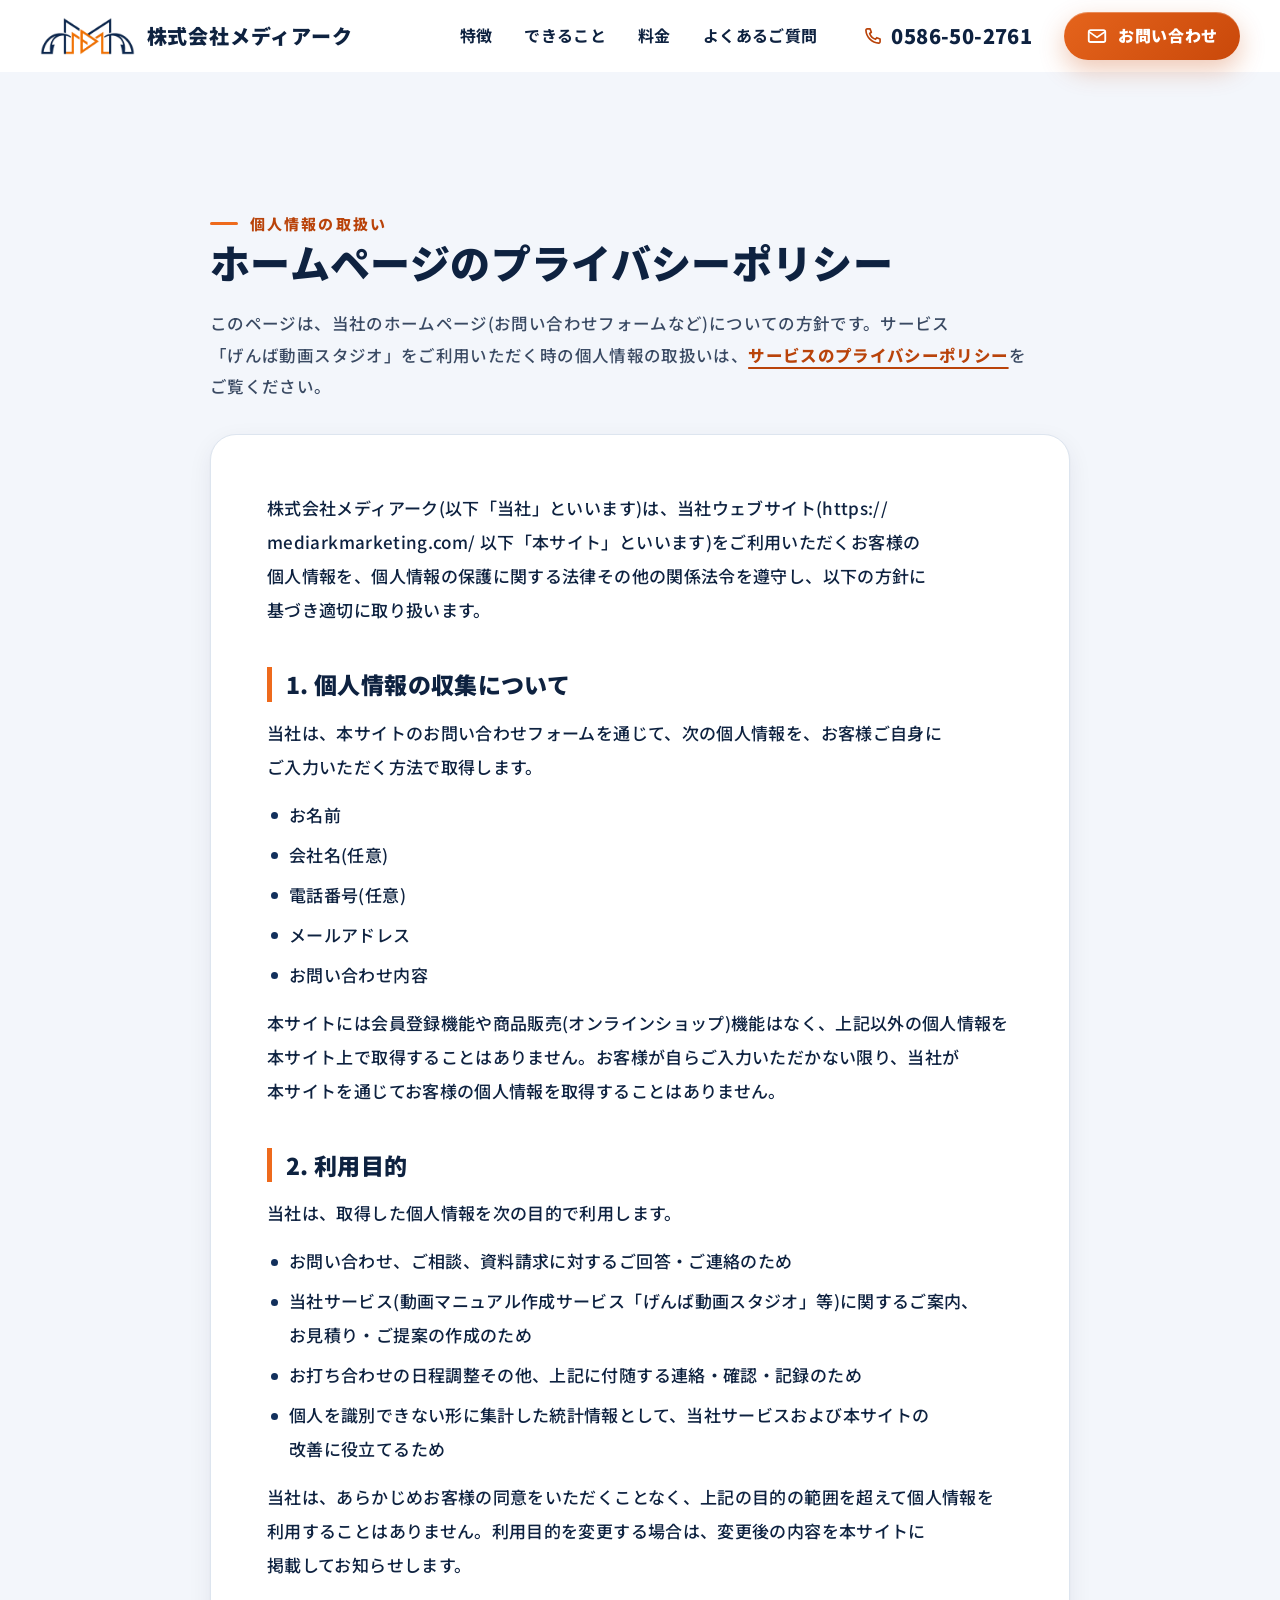
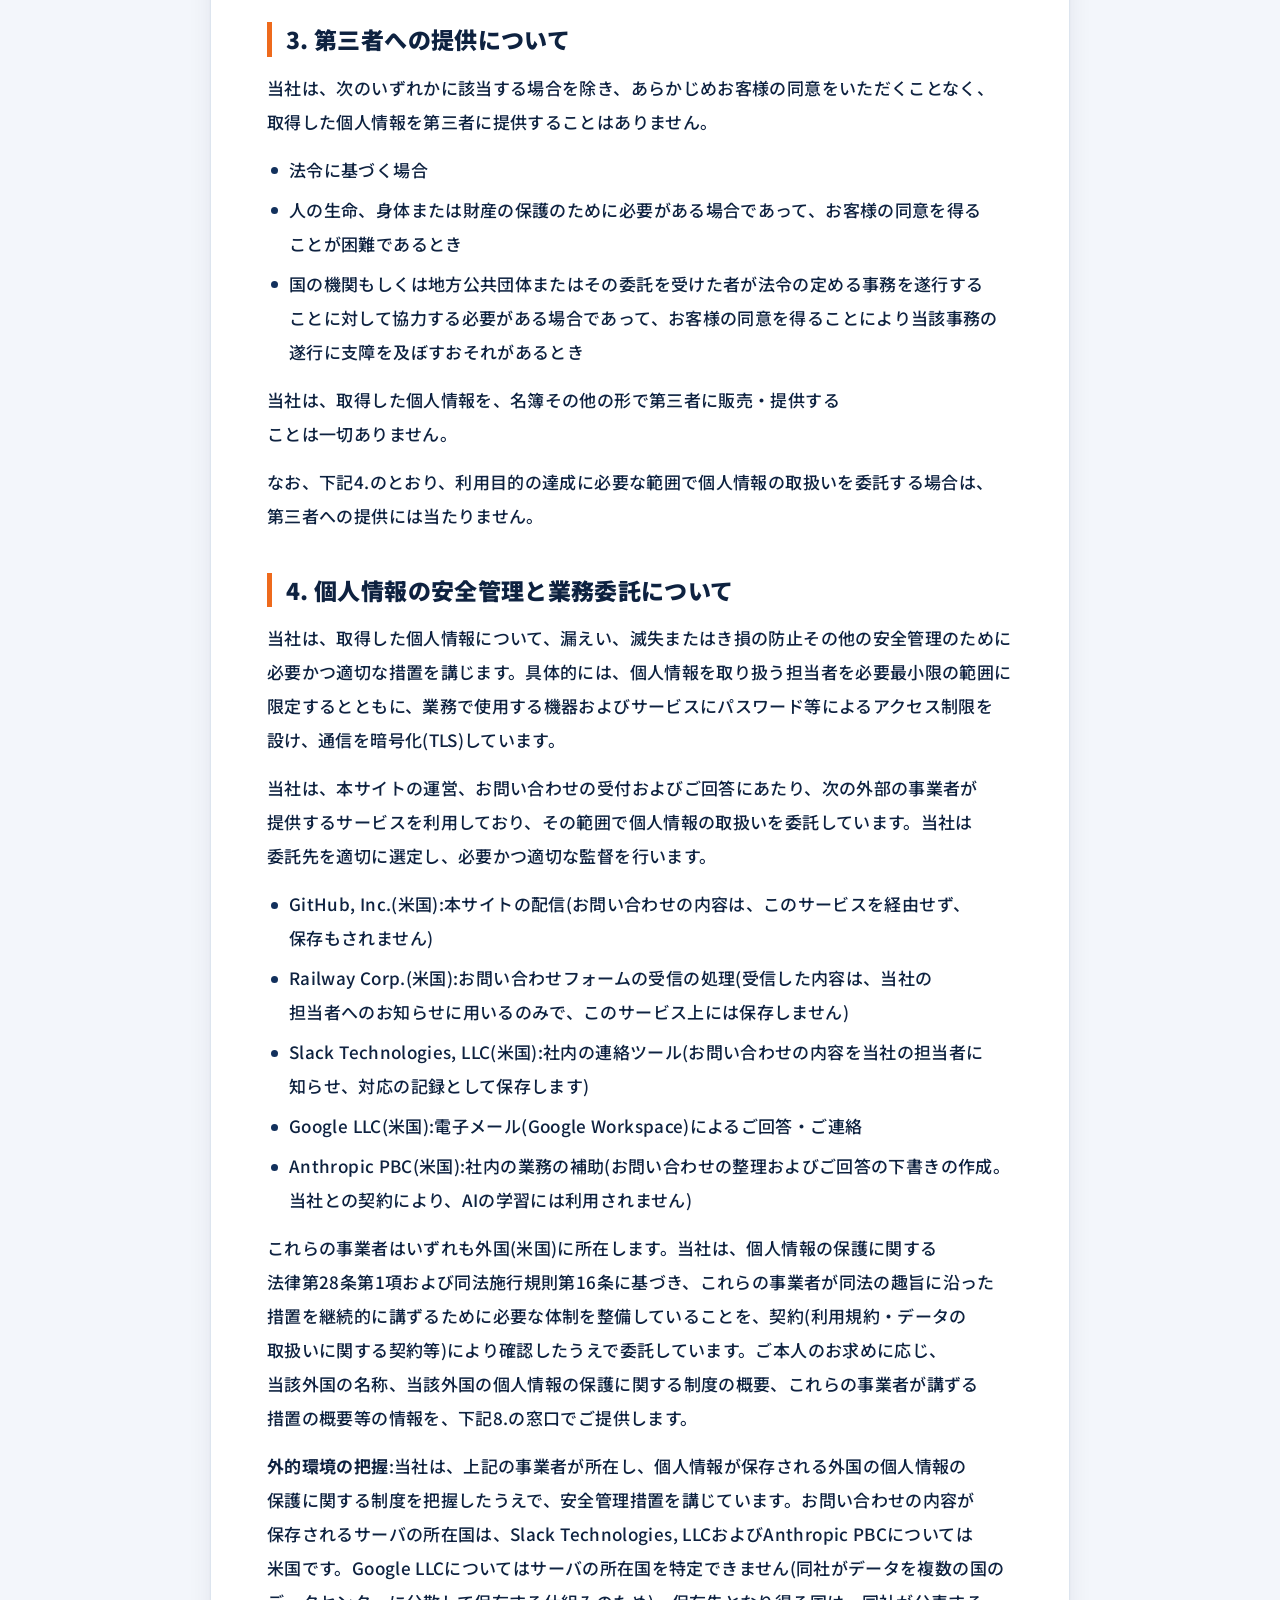
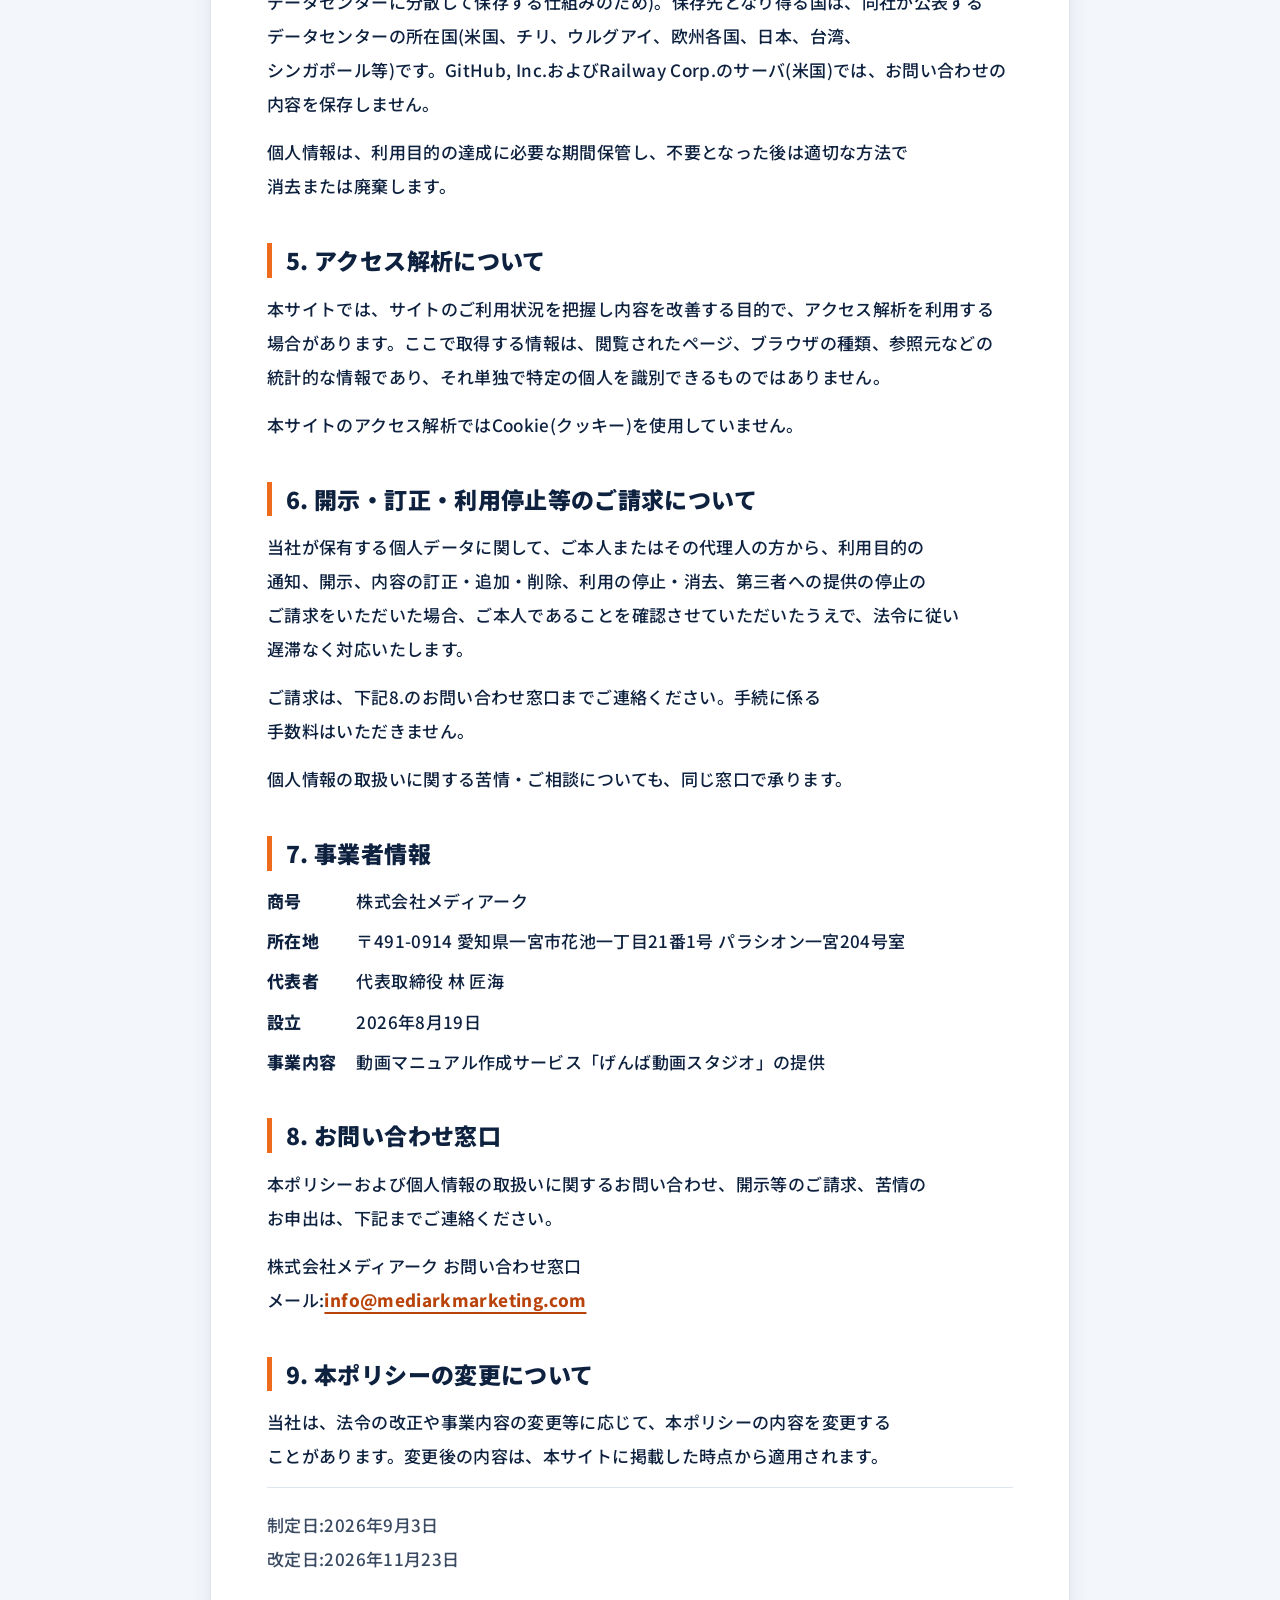
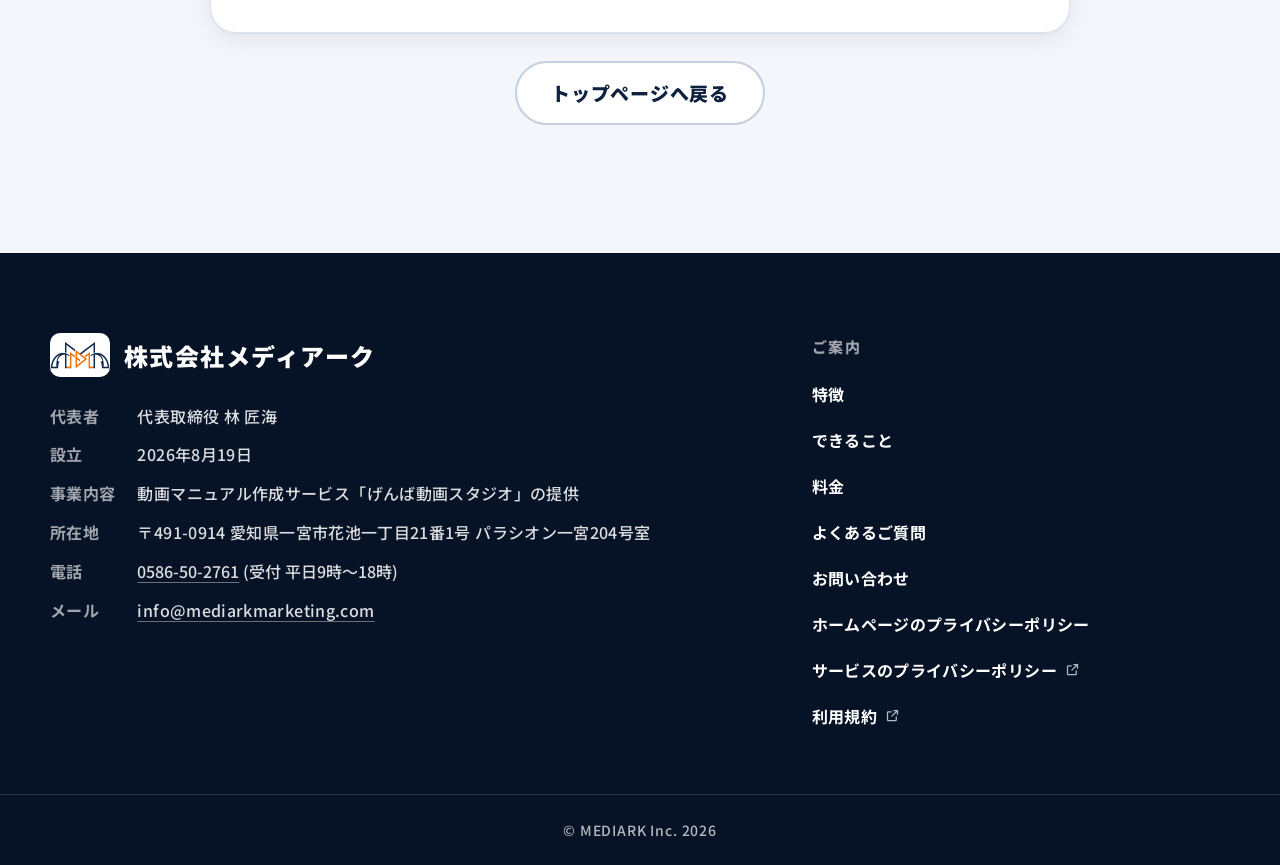
<file: privacy-policy/index.html>
<!doctype html>
<html lang="ja" class="no-js">
<head>
<meta charset="utf-8">
<meta name="viewport" content="width=device-width, initial-scale=1, viewport-fit=cover">
<title>ホームページのプライバシーポリシー｜株式会社メディアーク</title>
<meta name="description" content="株式会社メディアークのホームページにおける、個人情報の取扱いについての方針です。">
<link rel="canonical" href="https://mediarkmarketing.com/privacy-policy">
<meta name="format-detection" content="telephone=no">
<meta name="referrer" content="strict-origin-when-cross-origin">
<meta name="theme-color" content="#0e2240">
<meta property="og:type" content="website">
<meta property="og:site_name" content="株式会社メディアーク｜げんば動画スタジオ">
<meta property="og:title" content="ホームページのプライバシーポリシー｜株式会社メディアーク">
<meta property="og:description" content="株式会社メディアークのホームページにおける、個人情報の取扱いについての方針です。">
<meta property="og:url" content="https://mediarkmarketing.com/privacy-policy">
<meta property="og:image" content="https://mediarkmarketing.com/assets/img/ogp.jpg">
<meta property="og:locale" content="ja_JP">
<meta name="twitter:card" content="summary_large_image">
<link rel="icon" href="/assets/favicon.ico" sizes="48x48">
<link rel="icon" href="/assets/img/icon-512.png" type="image/png" sizes="512x512">
<link rel="apple-touch-icon" href="/assets/img/apple-touch-icon.png">
<link rel="preload" href="/assets/fonts/nsj.woff2" as="font" type="font/woff2" crossorigin>
<link rel="stylesheet" href="/assets/css/site.css?v=51312c3d">

<script>document.documentElement.className = document.documentElement.className.replace('no-js', 'js');</script>

</head>
<body>
<svg xmlns="http://www.w3.org/2000/svg" width="0" height="0" style="position:absolute" aria-hidden="true" focusable="false">
  <defs>
    <g id="i-tel" fill="none" stroke="currentColor" stroke-width="2" stroke-linecap="round" stroke-linejoin="round"><path d="M5 3.5h3.5l1.5 4-2 1.5a11 11 0 0 0 7 7l1.5-2 4 1.5V19a1.5 1.5 0 0 1-1.6 1.5C10.6 20 4 13.4 3.5 5.1A1.5 1.5 0 0 1 5 3.5z"/></g>
    <g id="i-mail" fill="none" stroke="currentColor" stroke-width="2" stroke-linecap="round" stroke-linejoin="round"><rect x="3" y="5.5" width="18" height="13" rx="2"/><path d="M3.5 7.5l8.5 6 8.5-6"/></g>
    <g id="i-arrow" fill="none" stroke="currentColor" stroke-width="2.4" stroke-linecap="round" stroke-linejoin="round"><path d="M5 12h14M13 6l6 6-6 6"/></g>
    <g id="i-check" fill="none" stroke="currentColor" stroke-width="2.6" stroke-linecap="round" stroke-linejoin="round"><path d="M5 12.5l4.5 4.5L19 7.5"/></g>
    <g id="i-chev" fill="none" stroke="currentColor" stroke-width="2.4" stroke-linecap="round" stroke-linejoin="round"><path d="M9 6l6 6-6 6"/></g>
    <g id="i-ext" fill="none" stroke="currentColor" stroke-width="2" stroke-linecap="round" stroke-linejoin="round"><path d="M14 4h6v6M20 4l-9 9M18 14v5a1 1 0 0 1-1 1H5a1 1 0 0 1-1-1V7a1 1 0 0 1 1-1h5"/></g>
    <g id="i-phone" fill="none" stroke="currentColor" stroke-width="2" stroke-linecap="round" stroke-linejoin="round"><rect x="6.5" y="2.5" width="11" height="19" rx="2.5"/><path d="M10.5 18.5h3"/></g>
    <g id="i-cam" fill="none" stroke="currentColor" stroke-width="2" stroke-linecap="round" stroke-linejoin="round"><rect x="2.5" y="6.5" width="13" height="11" rx="2"/><path d="M15.5 10.5l6-3v9l-6-3z"/></g>
    <g id="i-ai" fill="none" stroke="currentColor" stroke-width="2" stroke-linecap="round" stroke-linejoin="round"><path d="M11 3.5l1.9 5 5 1.9-5 1.9-1.9 5-1.9-5-5-1.9 5-1.9z"/><path d="M18.5 15l.9 2.1 2.1.9-2.1.9-.9 2.1-.9-2.1-2.1-.9 2.1-.9z"/></g>
    <g id="i-cut" fill="none" stroke="currentColor" stroke-width="2" stroke-linecap="round" stroke-linejoin="round"><circle cx="6" cy="17.5" r="3"/><circle cx="6" cy="6.5" r="3"/><path d="M8.5 8.3L20 18M8.5 15.7L20 6"/></g>
    <g id="i-sub" fill="none" stroke="currentColor" stroke-width="2" stroke-linecap="round" stroke-linejoin="round"><rect x="2.5" y="4.5" width="19" height="15" rx="2.5"/><path d="M6.5 11.5h4M13.5 11.5h4M6.5 15h7M16.5 15h1"/></g>
    <g id="i-voice" fill="none" stroke="currentColor" stroke-width="2" stroke-linecap="round" stroke-linejoin="round"><path d="M3.5 9.5v5h3.5l5 4v-13l-5 4z"/><path d="M15.5 9a4 4 0 0 1 0 6M18.5 6.5a8 8 0 0 1 0 11"/></g>
    <g id="i-warn" fill="none" stroke="currentColor" stroke-width="2" stroke-linecap="round" stroke-linejoin="round"><path d="M12 3.5L2.5 20h19z"/><path d="M12 10v4.5M12 17.2v.3"/></g>
    <g id="i-qr" fill="none" stroke="currentColor" stroke-width="2" stroke-linecap="round" stroke-linejoin="round"><rect x="3.5" y="3.5" width="6.5" height="6.5" rx="1"/><rect x="14" y="3.5" width="6.5" height="6.5" rx="1"/><rect x="3.5" y="14" width="6.5" height="6.5" rx="1"/><path d="M14 14h2.5v2.5M20.5 14v.5M14 20.5h.5M17.5 17.5v3h3v-3"/></g>
    <g id="i-globe" fill="none" stroke="currentColor" stroke-width="2" stroke-linecap="round" stroke-linejoin="round"><circle cx="12" cy="12" r="8.5"/><path d="M3.5 12h17M12 3.5c2.5 2.6 3.6 5.4 3.6 8.5s-1.1 5.9-3.6 8.5c-2.5-2.6-3.6-5.4-3.6-8.5s1.1-5.9 3.6-8.5z"/></g>
    <g id="i-folder" fill="none" stroke="currentColor" stroke-width="2" stroke-linecap="round" stroke-linejoin="round"><path d="M3 7a2 2 0 0 1 2-2h4l2 2.5h8a2 2 0 0 1 2 2V17a2 2 0 0 1-2 2H5a2 2 0 0 1-2-2z"/></g>
    <g id="i-cloud" fill="none" stroke="currentColor" stroke-width="2" stroke-linecap="round" stroke-linejoin="round"><path d="M7 18.5a4.5 4.5 0 0 1-.6-8.96A6 6 0 0 1 18 10.5a4 4 0 0 1-.5 8z"/><path d="M12 16.5v-5M9.8 13.4L12 11.2l2.2 2.2"/></g>
    <g id="i-chart" fill="none" stroke="currentColor" stroke-width="2" stroke-linecap="round" stroke-linejoin="round"><path d="M4 20h16M7 20v-7M12 20V5M17 20v-10"/></g>
    <g id="i-users" fill="none" stroke="currentColor" stroke-width="2" stroke-linecap="round" stroke-linejoin="round"><circle cx="9" cy="8" r="3.5"/><path d="M2.5 20c.4-3.6 3-5.5 6.5-5.5s6.1 1.9 6.5 5.5"/><path d="M15.5 4.8a3.5 3.5 0 0 1 0 6.4M18.2 14.8c2 .8 3.1 2.6 3.3 5.2"/></g>
    <g id="i-lib" fill="none" stroke="currentColor" stroke-width="2" stroke-linecap="round" stroke-linejoin="round"><rect x="2.5" y="6.5" width="15" height="12" rx="2"/><path d="M8.5 10l4 2.5-4 2.5z"/><path d="M6.5 3.5h13a2 2 0 0 1 2 2V15"/></g>
    <g id="i-key" fill="none" stroke="currentColor" stroke-width="2" stroke-linecap="round" stroke-linejoin="round"><circle cx="8" cy="12" r="4.5"/><path d="M12.5 12h9M18 12v3.5M21.5 12v2.5"/></g>
    <g id="i-doc" fill="none" stroke="currentColor" stroke-width="2" stroke-linecap="round" stroke-linejoin="round"><path d="M6 2.5h8.5l4 4V20a1.5 1.5 0 0 1-1.5 1.5H6A1.5 1.5 0 0 1 4.5 20V4A1.5 1.5 0 0 1 6 2.5z"/><path d="M14 2.5V7h4.5M8 12.5l2.5 2.5 5-5"/></g>
    <g id="i-gift" fill="none" stroke="currentColor" stroke-width="2" stroke-linecap="round" stroke-linejoin="round"><rect x="3.5" y="9" width="17" height="11.5" rx="1.5"/><path d="M2.5 9V6.5h19V9M12 6.5v14M12 6.5C10 6.5 7.5 5.6 7.5 4S10 2.6 12 6.5zM12 6.5c2 0 4.5-.9 4.5-2.5S14 2.6 12 6.5z"/></g>
    <g id="i-head" fill="none" stroke="currentColor" stroke-width="2" stroke-linecap="round" stroke-linejoin="round"><path d="M9 21v-3.2C6.3 16.5 4.5 13.9 4.5 10.9a7.5 7.5 0 0 1 15 0c0 1.2.600 2 1.5 3.1l-1.8.900V17a1.5 1.5 0 0 1-1.5 1.5H16V21"/><path d="M10 10.5a2 2 0 1 1 3 1.7c-.600.4-1 .800-1 1.5M12 16v.300"/></g>
    <g id="i-repeat" fill="none" stroke="currentColor" stroke-width="2" stroke-linecap="round" stroke-linejoin="round"><path d="M4 11.5a8 8 0 0 1 13.8-5.3L20 8.5M20 4v4.5h-4.5M20 12.5a8 8 0 0 1-13.8 5.3L4 15.5M4 20v-4.5h4.5"/></g>
    <g id="i-yen" fill="none" stroke="currentColor" stroke-width="2" stroke-linecap="round" stroke-linejoin="round"><circle cx="12" cy="12" r="8.5"/><path d="M8.5 7.5L12 12l3.5-4.5M12 12v5M9 12.5h6M9 15h6"/></g>
    <g id="i-play" fill="currentColor"><path d="M7 4.5v15a1 1 0 0 0 1.5.900l12-7.5a1 1 0 0 0 0-1.8l-12-7.5A1 1 0 0 0 7 4.5z"/></g>
    <g id="i-pause" fill="currentColor"><rect x="5.5" y="4" width="4.5" height="16" rx="1.2"/><rect x="14" y="4" width="4.5" height="16" rx="1.2"/></g>
    <g id="i-shop" fill="none" stroke="currentColor" stroke-width="2" stroke-linecap="round" stroke-linejoin="round"><path d="M3.5 9.5L5 4h14l1.5 5.5"/><path d="M3.5 9.5a2.8 2.8 0 0 0 5.6 0 2.8 2.8 0 0 0 5.6 0 2.8 2.8 0 0 0 5.8 0"/><path d="M5 12.5V20h14v-7.5M10 20v-5h4v5"/></g>
    <g id="i-eye" fill="none" stroke="currentColor" stroke-width="2" stroke-linecap="round" stroke-linejoin="round"><path d="M2.5 12S6 5.5 12 5.5 21.5 12 21.5 12 18 18.5 12 18.5 2.5 12 2.5 12z"/><circle cx="12" cy="12" r="3"/></g>
    <g id="i-pen" fill="none" stroke="currentColor" stroke-width="2" stroke-linecap="round" stroke-linejoin="round"><path d="M4 20l1-4.5L16.5 4a2.1 2.1 0 0 1 3 3L8 18.5z"/><path d="M14.5 6l3 3"/></g>
    <g id="i-img" fill="none" stroke="currentColor" stroke-width="2" stroke-linecap="round" stroke-linejoin="round"><rect x="3" y="4.5" width="18" height="15" rx="2.5"/><circle cx="8.5" cy="9.5" r="1.6"/><path d="M4 17l4.5-4.5 3.5 3.5 3-3L20.5 18"/></g>
    <g id="i-clock" fill="none" stroke="currentColor" stroke-width="2" stroke-linecap="round" stroke-linejoin="round"><circle cx="12" cy="12" r="8.5"/><path d="M12 7.5V12l3 2"/></g>
    <g id="i-box" fill="none" stroke="currentColor" stroke-width="2" stroke-linecap="round" stroke-linejoin="round"><rect x="3.5" y="3.5" width="17" height="17" rx="2.5"/><rect x="9.5" y="9.5" width="5" height="5" rx="1"/></g>
    <g id="i-chat" fill="none" stroke="currentColor" stroke-width="2" stroke-linecap="round" stroke-linejoin="round"><path d="M4.5 4.5h15a2 2 0 0 1 2 2v8.500a2 2 0 0 1-2 2h-7.500L7 21v-4H4.500a2 2 0 0 1-2-2V6.500a2 2 0 0 1 2-2z"/><path d="M8 9.500h8M8 13h5"/></g>
    <g id="i-hide" fill="none" stroke="currentColor" stroke-width="2" stroke-linecap="round" stroke-linejoin="round"><path d="M9.9 5.7A9.800 9.800 0 0 1 12 5.500c6 0 9.500 6.500 9.500 6.500a17.300 17.300 0 0 1-2.600 3.400M6.400 6.900C3.900 8.600 2.500 12 2.500 12S6 18.500 12 18.500c1.600 0 3-.400 4.300-1.100"/><path d="M9.900 9.900a3 3 0 0 0 4.200 4.200"/><path d="M3.500 3.500l17 17"/></g>
    <g id="i-ask" fill="none" stroke="currentColor" stroke-width="2" stroke-linecap="round" stroke-linejoin="round"><circle cx="12" cy="12" r="8.500"/><path d="M9.600 9.500a2.500 2.500 0 0 1 4.800.800c0 1.700-2.400 2.200-2.400 3.700"/><path d="M12 17v.3"/></g>
  </defs>
</svg>

<a class="skip" href="#main">本文へ進む</a>
<header class="hd" id="hd">
  <div class="hd-in">
    <a class="brand" href="/" aria-label="株式会社メディアーク トップページ">
      <img src="/assets/img/logo-mark-96.png" srcset="/assets/img/logo-mark-96.png 1x, /assets/img/logo-mark-192.png 2x" width="95" height="38" alt="">
      <span>株式会社メディアーク</span>
    </a>
    <nav class="gnav" aria-label="ページの中の案内">
      <a href="/#feature">特徴</a>
      <a href="/#function">できること</a>
      <a href="/#price">料金</a>
      <a href="/#faq-1">よくあるご質問</a>
    </nav>
    <a class="hd-tel num" href="tel:0586502761" aria-label="電話 0586-50-2761"><svg viewBox="0 0 24 24" aria-hidden="true"><use href="#i-tel"/></svg>0586-50-2761</a>
    <a class="btn btn-primary btn-sm" href="/#contact"><svg viewBox="0 0 24 24" aria-hidden="true"><use href="#i-mail"/></svg>お問い合わせ</a>
    <button class="menu-btn" type="button" aria-expanded="false" aria-controls="drawer"><i aria-hidden="true"><span></span></i><span class="menu-lb">メニュー</span></button>
  </div>
</header>
<div class="drawer" id="drawer" hidden>
  <nav aria-label="メニュー">
    <ul>
      <li data-bx><a href="/#feature">特徴<svg viewBox="0 0 24 24" aria-hidden="true"><use href="#i-chev"/></svg></a></li>
      <li data-bx><a href="/#function">できること<svg viewBox="0 0 24 24" aria-hidden="true"><use href="#i-chev"/></svg></a></li>
      <li data-bx><a href="/#flow">ご利用開始までの流れ<svg viewBox="0 0 24 24" aria-hidden="true"><use href="#i-chev"/></svg></a></li>
      <li data-bx><a href="/#price">料金<svg viewBox="0 0 24 24" aria-hidden="true"><use href="#i-chev"/></svg></a></li>
      <li data-bx><a href="/#faq-1">よくあるご質問<svg viewBox="0 0 24 24" aria-hidden="true"><use href="#i-chev"/></svg></a></li>
    </ul>
  </nav>
  <div class="drawer-cta">
    <a class="btn btn-primary" href="/#contact"><svg viewBox="0 0 24 24" aria-hidden="true"><use href="#i-mail"/></svg>お問い合わせ</a>
    <a class="btn btn-line num" href="tel:0586502761"><svg viewBox="0 0 24 24" aria-hidden="true"><use href="#i-tel"/></svg>電話 0586-50-2761</a>
  </div>
</div>

<main id="main">
<section class="sec sec--cool">
  <div class="wrap">
    <article class="doc">
      <p class="eyebrow" data-bx>個人情報の​取扱い</p>
      <h1 data-bx><span class="ib">ホームページの</span><span class="ib">​プライバシーポリシー</span></h1>
      <p class="doc-lead" data-bx>この​ページは、​当社の​ホームページ​(お問い合わせフォームなど)⁠に​ついての​方針です。​サービス​「げんば動画スタジオ」⁠を​ご利用いただく​時の​個人情報の​取扱いは、<a class="tlink" href="https://app.mediarkmarketing.com/privacy.html" target="_blank" rel="noopener">​サービスの​プライバシーポリシー</a>を​ご覧ください。</p>
      <div class="doc-body">
        <p style="margin-top:0" data-bx>株式会社メディアーク​(以下​「当社」⁠と​いいます)⁠は、​当社ウェブサイト​(https://​mediarkmarketing.com/ 以下​「本サイト」⁠と​いいます)⁠を​ご利用いただく​お客様の​個人情報を、​個人情報の​保護に​関する​法律​その他の​関係​法令を​遵守し、​以下の​方針に​基づき適切に​取り扱います。</p>

        <h2 data-bx>1. 個人情報の​収集に​ついて</h2>
        <p data-bx>当社は、​本サイトの​お問い合わせフォームを​通じて、​次の​個人情報を、​お客様ご自身に​ご入力いただく​方法で​取得します。</p>
        <ul>
          <li data-bx>お名前</li>
          <li data-bx>会社名⁠(任意)</li>
          <li data-bx>電話番号⁠(任意)</li>
          <li data-bx>メールアドレス</li>
          <li data-bx>お問い合わせ内容</li>
        </ul>
        <p data-bx>本サイトには​会員登録機能や​商品販売​(オンラインショップ)⁠機能は​なく、​上記以外の​個人情報を​本サイト上で​取得する​ことは​ありません。​お客様が​自ら​ご入力いただかない​限り、​当社が​本サイトを​通じて​お客様の​個人情報を​取得する​ことは​ありません。</p>

        <h2 data-bx>2. 利用目的</h2>
        <p data-bx>当社は、​取得した​個人情報を​次の​目的で​利用します。</p>
        <ul>
          <li data-bx>お問い合わせ、​ご相談、​資料請求に​対する​ご回答・⁠ご連絡のため</li>
          <li data-bx>当社サービス​(動画マニュアル​作成サービス​「げんば動画スタジオ」​等)⁠に​関する​ご案内、​お見積り・⁠ご提案の​作成のため</li>
          <li data-bx>お打ち合わせの​日程調整​その他、​上記に​付随する​連絡・​確認・​記録のため</li>
          <li data-bx>個人を​識別できない​形に​集計した​統計情報と​して、​当社サービス​および​本サイトの​改善に​役立てるため</li>
        </ul>
        <p data-bx>当社は、​あらかじめ​お客様の​同意を​いただく​ことなく、​上記の​目的の​範囲を​超えて​個人情報を​利用する​ことは​ありません。​利用目的を​変更する​場合は、​変更後の​内容を​本サイトに​掲載して​お知らせします。</p>

        <h2 data-bx>3. 第三者への​提供に​ついて</h2>
        <p data-bx>当社は、​次の​いずれかに​該当する​場合を​除き、​あらかじめ​お客様の​同意を​いただく​ことなく、​取得した​個人情報を​第三者に​提供する​ことは​ありません。</p>
        <ul>
          <li data-bx>法令に​基づく場合</li>
          <li data-bx>人の​生命、​身体または​財産の​保護の​ために​必要が​ある​場合であって、​お客様の​同意を​得る​ことが​困難であるとき</li>
          <li data-bx>国の​機関もしくは​地方公共団体または​その​委託を​受けた​者が​法令の​定める​事務を​遂行する​ことに​対して​協力する​必要が​ある​場合であって、​お客様の​同意を​得る​ことにより​当該事務の​遂行に​支障を​及ぼすおそれが​あるとき</li>
        </ul>
        <p data-bx>当社は、​取得した​個人情報を、​名簿​その他の​形で​第三者に​販売・⁠提供する​ことは​一切ありません。</p>
        <p data-bx>な​お、​下記4.の​とおり、​利用目的の​達成に​必要な​範囲で​個人情報の​取扱いを​委託する​場合は、​第三者への​提供には​当たりません。</p>

        <h2 data-bx>4. 個人情報の​安全管理と​業務委託に​ついて</h2>
        <p data-bx>当社は、​取得した​個人情報に​ついて、​漏えい、​滅失または​き損の​防止​その他の​安全管理の​ために​必要かつ​適切な​措置を​講じます。​具体的には、​個人情報を​取り扱う​担当者を​必要最小限の​範囲に​限定するとともに、​業務で​使用する​機器および​サービスに​パスワード等に​よる​アクセス制限を​設け、​通信を​暗号化⁠(TLS)⁠しています。</p>
        <p data-bx>当社は、​本サイトの​運営、​お問い合わせの​受付およびご回答に​あたり、​次の​外部の​事業者が​提供する​サービスを​利用しており、​その​範囲で​個人情報の​取扱いを​委託しています。​当社は​委託先を​適切に​選定し、​必要かつ​適切な​監督を​行います。</p>
        <ul>
          <li data-bx>GitHub, Inc.⁠(米国)⁠:本サイトの​配信​(お問い合わせの​内容は、​この​サービスを​経由せず、​保存も​されません)</li>
          <li data-bx>Railway Corp.⁠(米国)⁠:お問い合わせフォームの​受信の​処理​(受信した​内容は、​当社の​担当者への​お知らせに​用いるのみで、​この​サービス上には​保存しません)</li>
          <li data-bx>Slack Technologies, LLC⁠(米国)⁠:社内の​連絡ツール​(お問い合わせの​内容を​当社の​担当者に​知らせ、​対応の​記録と​して​保存します)</li>
          <li data-bx>Google LLC⁠(米国)⁠:電子メール​(Google Workspace)⁠に​よる​ご回答・⁠ご連絡</li>
          <li data-bx>Anthropic PBC⁠(米国)⁠:社内の​業務の​補助​(お問い合わせの​整理およびご回答の​下書きの作成。​当社との​契約に​より、​AIの​学習には​利用されません)</li>
        </ul>
        <p data-bx>これらの​事業者は​いずれも​外国⁠(米国)⁠に​所在します。​当社は、​個人情報の​保護に​関する​法律第28条第1項および同法施​行規則第16条に​基づき、​これらの​事業者が​同法の​趣旨に​沿った​措置を​継続的に​講ずる​ために​必要な​体制を​整備している​ことを、​契約​(利用規約・⁠データの​取扱いに​関する​契約等)⁠に​より​確認したうえで​委託しています。​ご本人の​お求めに​応じ、​当該外国の​名称、​当該外国の​個人情報の​保護に​関する​制度の​概要、​これらの​事業者が​講ずる​措置の​概要等の​情報を、​下記8.の​窓口で​ご提供します。</p>
        <p data-bx><strong>外的環境の​把握</strong>:当社は、​上記の​事業者が​所在し、​個人情報が​保存される​外国の​個人情報の​保護に​関する​制度を​把握したうえで、​安全管理措置を​講じています。​お問い合わせの​内容が​保存される​サーバの​所在国は、​Slack Technologies, LLCおよびAnthropic PBCに​ついては​米国です。​Google LLCに​ついては​サーバの​所在国を​特定できません​(同社が​データを​複数の​国の​データセンターに​分散して​保存する​仕組みの​ため)⁠。​保存先と​なり得る​国は、​同社が​公表する​データセンターの​所在国​(米国、​チリ、​ウルグアイ、​欧州各国、​日本、​台湾、​シンガポール等)⁠です。​GitHub, Inc.およびRailway Corp.の​サーバ⁠(米国)⁠では、​お問い合わせの​内容を​保存しません。</p>
        <p data-bx>個人情報は、​利用目的の​達成に​必要な​期間保管し、​不要と​なった​後は​適切な​方法で​消去または​廃棄します。</p>

        <h2 data-bx>5. アクセス解析に​ついて</h2>
        <p data-bx>本サイトでは、​サイトの​ご利用状況を​把握し内容を​改善する​目的で、​アクセス解析を​利用する​場合が​あります。​ここで​取得する​情報は、​閲覧された​ページ、​ブラウザの​種類、​参照元などの​統計的な​情報であり、​それ単独で​特定の​個人を​識別できる​ものではありません。</p>
        <p data-bx>本サイトの​アクセス解析では​Cookie⁠(クッキー)⁠を​使用していません。</p>

        <h2 data-bx>6. 開示・​訂正・​利用停止等の​ご請求に​ついて</h2>
        <p data-bx>当社が​保有する​個人データに​関して、​ご本人または​その​代理人の​方から、​利用目的の​通知、​開示、​内容の​訂正・⁠追加・⁠削除、​利用の​停止・⁠消去、​第三者への​提供の​停止の​ご請求を​いただいた​場合、​ご本人である​ことを​確認させて​いただいたうえで、​法令に​従い​遅滞なく​対応いたします。</p>
        <p data-bx>ご請求は、​下記8.の​お問い合わせ窓口まで​ご連絡ください。​手続に​係る​手数料は​いただきません。</p>
        <p data-bx>個人情報の​取扱いに​関する​苦情・⁠ご相談に​ついても、​同じ​窓口で​承ります。</p>

        <h2 data-bx>7. 事業者情報</h2>
        <dl>
          <dt data-bx>商号</dt><dd data-bx>株式会社メディアーク</dd>
          <dt data-bx>所在地</dt><dd data-bx>〒491-0914 <span class="ib"><span class="ib">愛知県一宮市</span><span class="ib">花池一丁目21番1号</span></span> <span class="ib">パラシオン一宮204号室</span></dd>
          <dt data-bx>代表者</dt><dd data-bx>代表取締役 林 匠海</dd>
          <dt data-bx>設立</dt><dd data-bx>2026年8月19日</dd>
          <dt data-bx>事業内容</dt><dd data-bx>動画マニュアル​作成サービス​「げんば動画スタジオ」​の提供</dd>
        </dl>

        <h2 data-bx>8. お問い合わせ窓口</h2>
        <p data-bx>本ポリシー​および​個人情報の​取扱いに​関する​お問い合わせ、​開示等の​ご請求、​苦情の​お申出は、​下記まで​ご連絡ください。</p>
        <p data-bx>株式会社メディアーク お問い合わせ窓口<br>メール:<a class="tlink" href="mailto:info@mediarkmarketing.com">​info@mediarkmarketing.com</a></p>

        <h2 data-bx>9. 本ポリシーの​変更に​ついて</h2>
        <p data-bx>当社は、​法令の​改正や​事業内容の​変更等に​応じて、​本ポリシーの​内容を​変更する​ことがあります。​変更後の​内容は、​本サイトに​掲載した​時点から​適用されます。</p>

        <p class="doc-date" data-bx>制定日:2026年9月3日<br>改定日:2026年11月23日</p>
      </div>
      <p style="margin-top:28px;text-align:center" data-bx><a class="btn btn-line" href="/">トップページへ戻る</a></p>
    </article>
  </div>
</section>
</main>
<footer class="ft" id="company">
  <div class="wrap ft-in">
    <div>
      <a class="ft-brand" href="/"><span><img src="/assets/img/logo-mark-96.png" srcset="/assets/img/logo-mark-96.png 1x, /assets/img/logo-mark-192.png 2x" width="70" height="28" alt="" loading="lazy"></span>株式会社メディアーク</a>
      <dl class="co">
        <dt data-bx>代表者</dt><dd data-bx>代表取締役 林 匠海</dd>
        <dt data-bx>設立</dt><dd data-bx>2026年8月19日</dd>
        <dt data-bx>事業内容</dt><dd data-bx><span class="ib">動画マニュアル</span><span class="ib">​作成サービス</span><span class="ib">​「げんば動画スタジオ」</span><span class="ib">​の提供</span></dd>
        <dt data-bx>所在地</dt><dd data-bx>〒491-0914 <span class="ib"><span class="ib">愛知県一宮市</span><span class="ib">花池一丁目21番1号</span></span> <span class="ib">パラシオン一宮204号室</span></dd>
        <dt data-bx>電話</dt><dd class="num" data-bx><a href="tel:0586502761">0586-50-2761</a> <span class="ib">(受付 平日9時〜18時)</span></dd>
        <dt data-bx>メール</dt><dd><a href="mailto:info@mediarkmarketing.com">info@mediarkmarketing.com</a></dd>
      </dl>
    </div>
    <nav class="ft-nav" aria-label="下の案内">
      <h2 data-bx>ご案内</h2>
      <ul>
        <li data-bx><a href="/#feature">特徴</a></li>
        <li data-bx><a href="/#function">できること</a></li>
        <li data-bx><a href="/#price">料金</a></li>
        <li data-bx><a href="/#faq-1">よくあるご質問</a></li>
        <li data-bx><a href="/#contact">お問い合わせ</a></li>
        <li data-bx><a href="/privacy-policy">ホームページの​プライバシーポリシー</a></li>
        <li data-bx><a href="https://app.mediarkmarketing.com/privacy.html" target="_blank" rel="noopener">サービスの​プライバシーポリシー<svg viewBox="0 0 24 24" aria-hidden="true"><use href="#i-ext"/></svg><span class="vh">​(別の​画面で​開きます)</span></a></li>
        <li data-bx><a href="https://app.mediarkmarketing.com/terms.html" target="_blank" rel="noopener">利用規約<svg viewBox="0 0 24 24" aria-hidden="true"><use href="#i-ext"/></svg><span class="vh">​(別の​画面で​開きます)</span></a></li>
      </ul>
    </nav>
  </div>
  <p class="copy">© MEDIARK Inc. 2026</p>
</footer>
<div class="dock" id="dock" aria-label="お問い合わせ">
  <a class="btn btn-line" href="tel:0586502761"><svg viewBox="0 0 24 24" aria-hidden="true"><use href="#i-tel"/></svg>電話する</a>
  <a class="btn btn-primary" href="/#contact"><svg viewBox="0 0 24 24" aria-hidden="true"><use href="#i-mail"/></svg>お問い合わせ</a>
</div>
<script src="/assets/js/site.js?v=1b5416d8" defer></script>

</body>
</html>
</file>
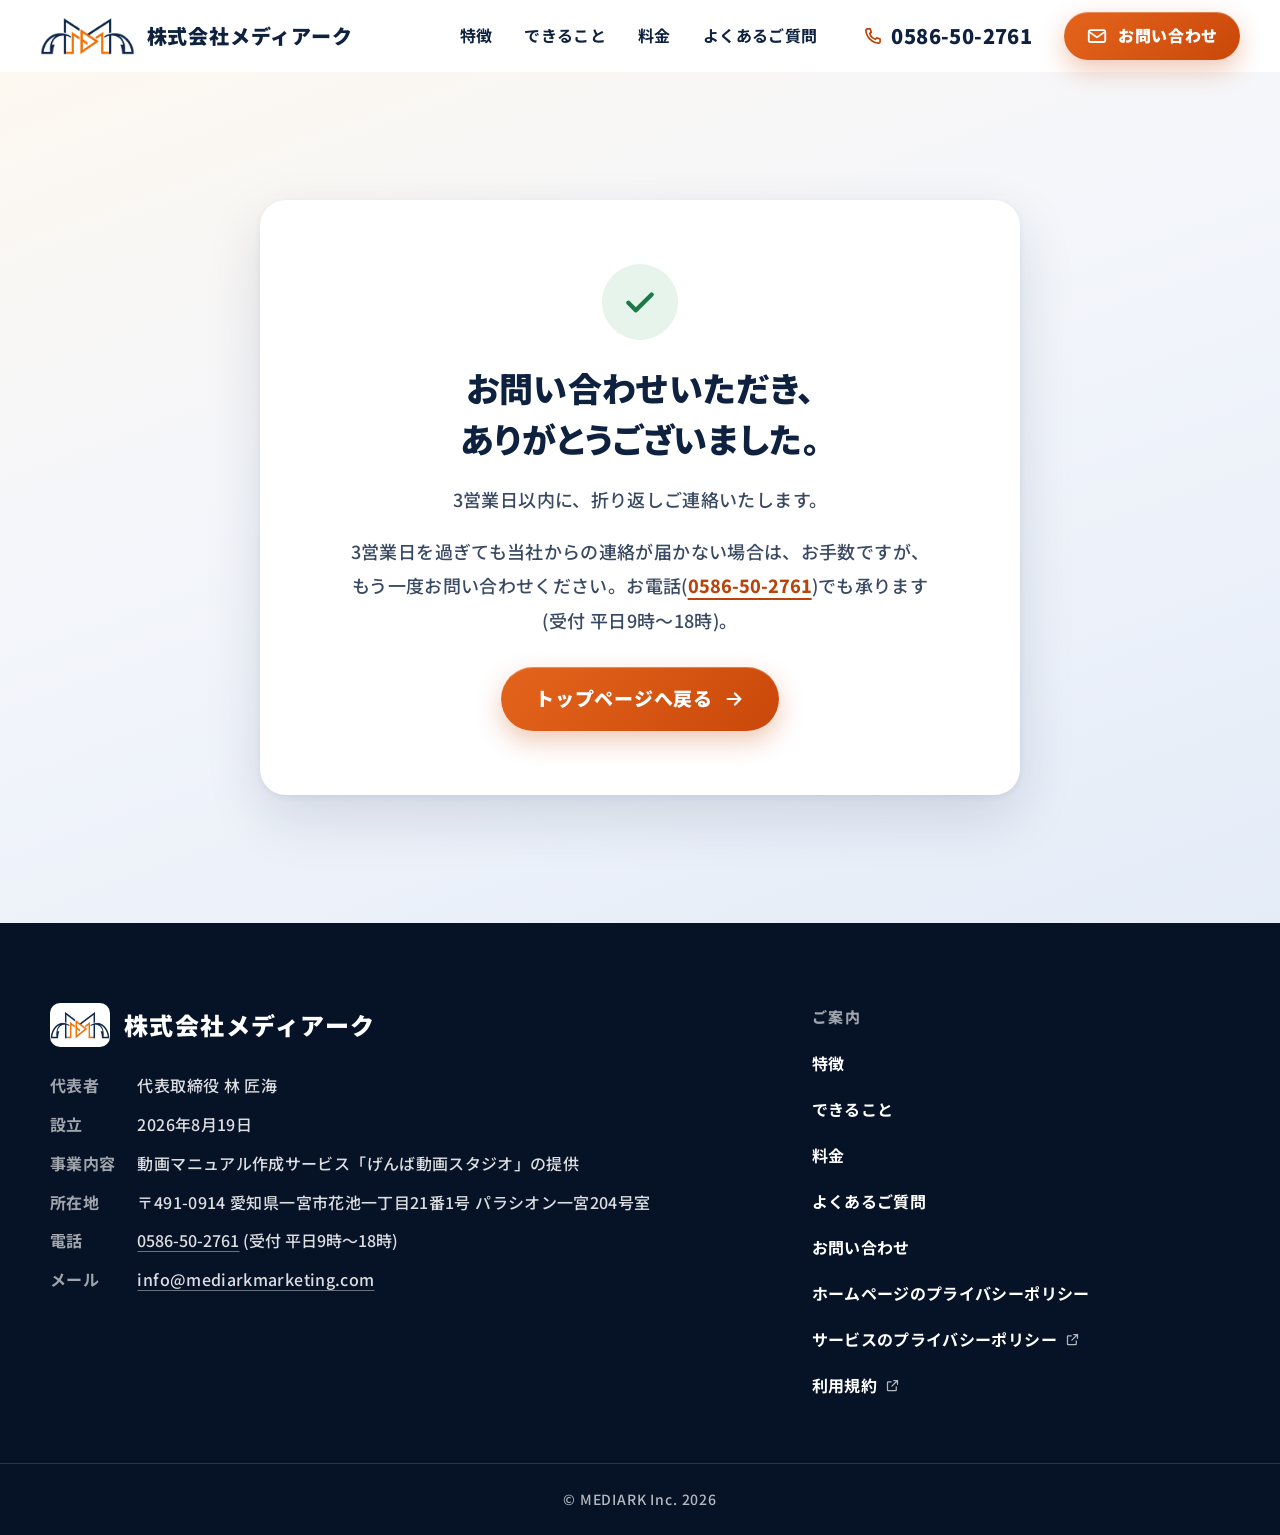
<file: thanks/index.html>
<!doctype html>
<html lang="ja" class="no-js">
<head>
<meta charset="utf-8">
<meta name="viewport" content="width=device-width, initial-scale=1, viewport-fit=cover">
<title>お問い合わせを受け付けました｜株式会社メディアーク</title>
<meta name="description" content="お問い合わせいただき、ありがとうございました。3営業日以内に、折り返しご連絡いたします。">
<meta name="robots" content="noindex, nofollow">
<link rel="canonical" href="https://mediarkmarketing.com/thanks">
<meta name="format-detection" content="telephone=no">
<meta name="referrer" content="strict-origin-when-cross-origin">
<meta name="theme-color" content="#0e2240">
<meta property="og:type" content="website">
<meta property="og:site_name" content="株式会社メディアーク｜げんば動画スタジオ">
<meta property="og:title" content="お問い合わせを受け付けました｜株式会社メディアーク">
<meta property="og:description" content="お問い合わせいただき、ありがとうございました。3営業日以内に、折り返しご連絡いたします。">
<meta property="og:url" content="https://mediarkmarketing.com/thanks">
<meta property="og:image" content="https://mediarkmarketing.com/assets/img/ogp.jpg">
<meta property="og:locale" content="ja_JP">
<meta name="twitter:card" content="summary_large_image">
<link rel="icon" href="/assets/favicon.ico" sizes="48x48">
<link rel="icon" href="/assets/img/icon-512.png" type="image/png" sizes="512x512">
<link rel="apple-touch-icon" href="/assets/img/apple-touch-icon.png">
<link rel="preload" href="/assets/fonts/nsj.woff2" as="font" type="font/woff2" crossorigin>
<link rel="stylesheet" href="/assets/css/site.css?v=51312c3d">

<script>document.documentElement.className = document.documentElement.className.replace('no-js', 'js');</script>

</head>
<body>
<svg xmlns="http://www.w3.org/2000/svg" width="0" height="0" style="position:absolute" aria-hidden="true" focusable="false">
  <defs>
    <g id="i-tel" fill="none" stroke="currentColor" stroke-width="2" stroke-linecap="round" stroke-linejoin="round"><path d="M5 3.5h3.5l1.5 4-2 1.5a11 11 0 0 0 7 7l1.5-2 4 1.5V19a1.5 1.5 0 0 1-1.6 1.5C10.6 20 4 13.4 3.5 5.1A1.5 1.5 0 0 1 5 3.5z"/></g>
    <g id="i-mail" fill="none" stroke="currentColor" stroke-width="2" stroke-linecap="round" stroke-linejoin="round"><rect x="3" y="5.5" width="18" height="13" rx="2"/><path d="M3.5 7.5l8.5 6 8.5-6"/></g>
    <g id="i-arrow" fill="none" stroke="currentColor" stroke-width="2.4" stroke-linecap="round" stroke-linejoin="round"><path d="M5 12h14M13 6l6 6-6 6"/></g>
    <g id="i-check" fill="none" stroke="currentColor" stroke-width="2.6" stroke-linecap="round" stroke-linejoin="round"><path d="M5 12.5l4.5 4.5L19 7.5"/></g>
    <g id="i-chev" fill="none" stroke="currentColor" stroke-width="2.4" stroke-linecap="round" stroke-linejoin="round"><path d="M9 6l6 6-6 6"/></g>
    <g id="i-ext" fill="none" stroke="currentColor" stroke-width="2" stroke-linecap="round" stroke-linejoin="round"><path d="M14 4h6v6M20 4l-9 9M18 14v5a1 1 0 0 1-1 1H5a1 1 0 0 1-1-1V7a1 1 0 0 1 1-1h5"/></g>
    <g id="i-phone" fill="none" stroke="currentColor" stroke-width="2" stroke-linecap="round" stroke-linejoin="round"><rect x="6.5" y="2.5" width="11" height="19" rx="2.5"/><path d="M10.5 18.5h3"/></g>
    <g id="i-cam" fill="none" stroke="currentColor" stroke-width="2" stroke-linecap="round" stroke-linejoin="round"><rect x="2.5" y="6.5" width="13" height="11" rx="2"/><path d="M15.5 10.5l6-3v9l-6-3z"/></g>
    <g id="i-ai" fill="none" stroke="currentColor" stroke-width="2" stroke-linecap="round" stroke-linejoin="round"><path d="M11 3.5l1.9 5 5 1.9-5 1.9-1.9 5-1.9-5-5-1.9 5-1.9z"/><path d="M18.5 15l.9 2.1 2.1.9-2.1.9-.9 2.1-.9-2.1-2.1-.9 2.1-.9z"/></g>
    <g id="i-cut" fill="none" stroke="currentColor" stroke-width="2" stroke-linecap="round" stroke-linejoin="round"><circle cx="6" cy="17.5" r="3"/><circle cx="6" cy="6.5" r="3"/><path d="M8.5 8.3L20 18M8.5 15.7L20 6"/></g>
    <g id="i-sub" fill="none" stroke="currentColor" stroke-width="2" stroke-linecap="round" stroke-linejoin="round"><rect x="2.5" y="4.5" width="19" height="15" rx="2.5"/><path d="M6.5 11.5h4M13.5 11.5h4M6.5 15h7M16.5 15h1"/></g>
    <g id="i-voice" fill="none" stroke="currentColor" stroke-width="2" stroke-linecap="round" stroke-linejoin="round"><path d="M3.5 9.5v5h3.5l5 4v-13l-5 4z"/><path d="M15.5 9a4 4 0 0 1 0 6M18.5 6.5a8 8 0 0 1 0 11"/></g>
    <g id="i-warn" fill="none" stroke="currentColor" stroke-width="2" stroke-linecap="round" stroke-linejoin="round"><path d="M12 3.5L2.5 20h19z"/><path d="M12 10v4.5M12 17.2v.3"/></g>
    <g id="i-qr" fill="none" stroke="currentColor" stroke-width="2" stroke-linecap="round" stroke-linejoin="round"><rect x="3.5" y="3.5" width="6.5" height="6.5" rx="1"/><rect x="14" y="3.5" width="6.5" height="6.5" rx="1"/><rect x="3.5" y="14" width="6.5" height="6.5" rx="1"/><path d="M14 14h2.5v2.5M20.5 14v.5M14 20.5h.5M17.5 17.5v3h3v-3"/></g>
    <g id="i-globe" fill="none" stroke="currentColor" stroke-width="2" stroke-linecap="round" stroke-linejoin="round"><circle cx="12" cy="12" r="8.5"/><path d="M3.5 12h17M12 3.5c2.5 2.6 3.6 5.4 3.6 8.5s-1.1 5.9-3.6 8.5c-2.5-2.6-3.6-5.4-3.6-8.5s1.1-5.9 3.6-8.5z"/></g>
    <g id="i-folder" fill="none" stroke="currentColor" stroke-width="2" stroke-linecap="round" stroke-linejoin="round"><path d="M3 7a2 2 0 0 1 2-2h4l2 2.5h8a2 2 0 0 1 2 2V17a2 2 0 0 1-2 2H5a2 2 0 0 1-2-2z"/></g>
    <g id="i-cloud" fill="none" stroke="currentColor" stroke-width="2" stroke-linecap="round" stroke-linejoin="round"><path d="M7 18.5a4.5 4.5 0 0 1-.6-8.96A6 6 0 0 1 18 10.5a4 4 0 0 1-.5 8z"/><path d="M12 16.5v-5M9.8 13.4L12 11.2l2.2 2.2"/></g>
    <g id="i-chart" fill="none" stroke="currentColor" stroke-width="2" stroke-linecap="round" stroke-linejoin="round"><path d="M4 20h16M7 20v-7M12 20V5M17 20v-10"/></g>
    <g id="i-users" fill="none" stroke="currentColor" stroke-width="2" stroke-linecap="round" stroke-linejoin="round"><circle cx="9" cy="8" r="3.5"/><path d="M2.5 20c.4-3.6 3-5.5 6.5-5.5s6.1 1.9 6.5 5.5"/><path d="M15.5 4.8a3.5 3.5 0 0 1 0 6.4M18.2 14.8c2 .8 3.1 2.6 3.3 5.2"/></g>
    <g id="i-lib" fill="none" stroke="currentColor" stroke-width="2" stroke-linecap="round" stroke-linejoin="round"><rect x="2.5" y="6.5" width="15" height="12" rx="2"/><path d="M8.5 10l4 2.5-4 2.5z"/><path d="M6.5 3.5h13a2 2 0 0 1 2 2V15"/></g>
    <g id="i-key" fill="none" stroke="currentColor" stroke-width="2" stroke-linecap="round" stroke-linejoin="round"><circle cx="8" cy="12" r="4.5"/><path d="M12.5 12h9M18 12v3.5M21.5 12v2.5"/></g>
    <g id="i-doc" fill="none" stroke="currentColor" stroke-width="2" stroke-linecap="round" stroke-linejoin="round"><path d="M6 2.5h8.5l4 4V20a1.5 1.5 0 0 1-1.5 1.5H6A1.5 1.5 0 0 1 4.5 20V4A1.5 1.5 0 0 1 6 2.5z"/><path d="M14 2.5V7h4.5M8 12.5l2.5 2.5 5-5"/></g>
    <g id="i-gift" fill="none" stroke="currentColor" stroke-width="2" stroke-linecap="round" stroke-linejoin="round"><rect x="3.5" y="9" width="17" height="11.5" rx="1.5"/><path d="M2.5 9V6.5h19V9M12 6.5v14M12 6.5C10 6.5 7.5 5.6 7.5 4S10 2.6 12 6.5zM12 6.5c2 0 4.5-.9 4.5-2.5S14 2.6 12 6.5z"/></g>
    <g id="i-head" fill="none" stroke="currentColor" stroke-width="2" stroke-linecap="round" stroke-linejoin="round"><path d="M9 21v-3.2C6.3 16.5 4.5 13.9 4.5 10.9a7.5 7.5 0 0 1 15 0c0 1.2.600 2 1.5 3.1l-1.8.900V17a1.5 1.5 0 0 1-1.5 1.5H16V21"/><path d="M10 10.5a2 2 0 1 1 3 1.7c-.600.4-1 .800-1 1.5M12 16v.300"/></g>
    <g id="i-repeat" fill="none" stroke="currentColor" stroke-width="2" stroke-linecap="round" stroke-linejoin="round"><path d="M4 11.5a8 8 0 0 1 13.8-5.3L20 8.5M20 4v4.5h-4.5M20 12.5a8 8 0 0 1-13.8 5.3L4 15.5M4 20v-4.5h4.5"/></g>
    <g id="i-yen" fill="none" stroke="currentColor" stroke-width="2" stroke-linecap="round" stroke-linejoin="round"><circle cx="12" cy="12" r="8.5"/><path d="M8.5 7.5L12 12l3.5-4.5M12 12v5M9 12.5h6M9 15h6"/></g>
    <g id="i-play" fill="currentColor"><path d="M7 4.5v15a1 1 0 0 0 1.5.900l12-7.5a1 1 0 0 0 0-1.8l-12-7.5A1 1 0 0 0 7 4.5z"/></g>
    <g id="i-pause" fill="currentColor"><rect x="5.5" y="4" width="4.5" height="16" rx="1.2"/><rect x="14" y="4" width="4.5" height="16" rx="1.2"/></g>
    <g id="i-shop" fill="none" stroke="currentColor" stroke-width="2" stroke-linecap="round" stroke-linejoin="round"><path d="M3.5 9.5L5 4h14l1.5 5.5"/><path d="M3.5 9.5a2.8 2.8 0 0 0 5.6 0 2.8 2.8 0 0 0 5.6 0 2.8 2.8 0 0 0 5.8 0"/><path d="M5 12.5V20h14v-7.5M10 20v-5h4v5"/></g>
    <g id="i-eye" fill="none" stroke="currentColor" stroke-width="2" stroke-linecap="round" stroke-linejoin="round"><path d="M2.5 12S6 5.5 12 5.5 21.5 12 21.5 12 18 18.5 12 18.5 2.5 12 2.5 12z"/><circle cx="12" cy="12" r="3"/></g>
    <g id="i-pen" fill="none" stroke="currentColor" stroke-width="2" stroke-linecap="round" stroke-linejoin="round"><path d="M4 20l1-4.5L16.5 4a2.1 2.1 0 0 1 3 3L8 18.5z"/><path d="M14.5 6l3 3"/></g>
    <g id="i-img" fill="none" stroke="currentColor" stroke-width="2" stroke-linecap="round" stroke-linejoin="round"><rect x="3" y="4.5" width="18" height="15" rx="2.5"/><circle cx="8.5" cy="9.5" r="1.6"/><path d="M4 17l4.5-4.5 3.5 3.5 3-3L20.5 18"/></g>
    <g id="i-clock" fill="none" stroke="currentColor" stroke-width="2" stroke-linecap="round" stroke-linejoin="round"><circle cx="12" cy="12" r="8.5"/><path d="M12 7.5V12l3 2"/></g>
    <g id="i-box" fill="none" stroke="currentColor" stroke-width="2" stroke-linecap="round" stroke-linejoin="round"><rect x="3.5" y="3.5" width="17" height="17" rx="2.5"/><rect x="9.5" y="9.5" width="5" height="5" rx="1"/></g>
    <g id="i-chat" fill="none" stroke="currentColor" stroke-width="2" stroke-linecap="round" stroke-linejoin="round"><path d="M4.5 4.5h15a2 2 0 0 1 2 2v8.500a2 2 0 0 1-2 2h-7.500L7 21v-4H4.500a2 2 0 0 1-2-2V6.500a2 2 0 0 1 2-2z"/><path d="M8 9.500h8M8 13h5"/></g>
    <g id="i-hide" fill="none" stroke="currentColor" stroke-width="2" stroke-linecap="round" stroke-linejoin="round"><path d="M9.9 5.7A9.800 9.800 0 0 1 12 5.500c6 0 9.500 6.500 9.500 6.500a17.300 17.300 0 0 1-2.600 3.400M6.400 6.900C3.900 8.600 2.500 12 2.500 12S6 18.500 12 18.500c1.600 0 3-.400 4.300-1.100"/><path d="M9.900 9.900a3 3 0 0 0 4.200 4.200"/><path d="M3.500 3.500l17 17"/></g>
    <g id="i-ask" fill="none" stroke="currentColor" stroke-width="2" stroke-linecap="round" stroke-linejoin="round"><circle cx="12" cy="12" r="8.500"/><path d="M9.600 9.500a2.500 2.500 0 0 1 4.800.800c0 1.700-2.400 2.200-2.400 3.700"/><path d="M12 17v.3"/></g>
  </defs>
</svg>

<a class="skip" href="#main">本文へ進む</a>
<header class="hd" id="hd">
  <div class="hd-in">
    <a class="brand" href="/" aria-label="株式会社メディアーク トップページ">
      <img src="/assets/img/logo-mark-96.png" srcset="/assets/img/logo-mark-96.png 1x, /assets/img/logo-mark-192.png 2x" width="95" height="38" alt="">
      <span>株式会社メディアーク</span>
    </a>
    <nav class="gnav" aria-label="ページの中の案内">
      <a href="/#feature">特徴</a>
      <a href="/#function">できること</a>
      <a href="/#price">料金</a>
      <a href="/#faq-1">よくあるご質問</a>
    </nav>
    <a class="hd-tel num" href="tel:0586502761" aria-label="電話 0586-50-2761"><svg viewBox="0 0 24 24" aria-hidden="true"><use href="#i-tel"/></svg>0586-50-2761</a>
    <a class="btn btn-primary btn-sm" href="/#contact"><svg viewBox="0 0 24 24" aria-hidden="true"><use href="#i-mail"/></svg>お問い合わせ</a>
    <button class="menu-btn" type="button" aria-expanded="false" aria-controls="drawer"><i aria-hidden="true"><span></span></i><span class="menu-lb">メニュー</span></button>
  </div>
</header>
<div class="drawer" id="drawer" hidden>
  <nav aria-label="メニュー">
    <ul>
      <li data-bx><a href="/#feature">特徴<svg viewBox="0 0 24 24" aria-hidden="true"><use href="#i-chev"/></svg></a></li>
      <li data-bx><a href="/#function">できること<svg viewBox="0 0 24 24" aria-hidden="true"><use href="#i-chev"/></svg></a></li>
      <li data-bx><a href="/#flow">ご利用開始までの流れ<svg viewBox="0 0 24 24" aria-hidden="true"><use href="#i-chev"/></svg></a></li>
      <li data-bx><a href="/#price">料金<svg viewBox="0 0 24 24" aria-hidden="true"><use href="#i-chev"/></svg></a></li>
      <li data-bx><a href="/#faq-1">よくあるご質問<svg viewBox="0 0 24 24" aria-hidden="true"><use href="#i-chev"/></svg></a></li>
    </ul>
  </nav>
  <div class="drawer-cta">
    <a class="btn btn-primary" href="/#contact"><svg viewBox="0 0 24 24" aria-hidden="true"><use href="#i-mail"/></svg>お問い合わせ</a>
    <a class="btn btn-line num" href="tel:0586502761"><svg viewBox="0 0 24 24" aria-hidden="true"><use href="#i-tel"/></svg>電話 0586-50-2761</a>
  </div>
</div>

<main id="main">
<section class="sec plain">
  <div class="wrap">
    <div class="plain-box">
      <p class="preview-note" data-bx>【確認用の​版です】フォームの​内容は、​どこにも​送信されていません。​本番では、​送信が​すんだ​後に​この​画面へ​進みます。</p>
      <div class="okmark" aria-hidden="true"><svg viewBox="0 0 24 24"><use href="#i-check"/></svg></div>
      <h1 data-bx><span class="ib">お問い合わせ​いただき、</span><span class="ib">​ありがとう​ございました。</span></h1>
      <p data-bx><span class="ib">3営業日以内に、</span><span class="ib">​折り返しご連絡いたします。</span></p>
      <p data-bx>3営業日を​過ぎても​当社からの​連絡が​届かない​場合は、​お手数ですが、​もう一度​お問い合わせください。​<span class="ib">お電話​(<a class="tlink num" href="tel:0586502761">0586-50-2761</a>)⁠でも​承ります</span><span class="ib">​(受付 平日9時〜18時)⁠。</span></p>
      <div class="btns">
        <a class="btn btn-primary" href="/">トップページへ戻る<svg class="arr" viewBox="0 0 24 24" aria-hidden="true"><use href="#i-arrow"/></svg></a>
      </div>
    </div>
  </div>
</section>
</main>
<footer class="ft" id="company">
  <div class="wrap ft-in">
    <div>
      <a class="ft-brand" href="/"><span><img src="/assets/img/logo-mark-96.png" srcset="/assets/img/logo-mark-96.png 1x, /assets/img/logo-mark-192.png 2x" width="70" height="28" alt="" loading="lazy"></span>株式会社メディアーク</a>
      <dl class="co">
        <dt data-bx>代表者</dt><dd data-bx>代表取締役 林 匠海</dd>
        <dt data-bx>設立</dt><dd data-bx>2026年8月19日</dd>
        <dt data-bx>事業内容</dt><dd data-bx><span class="ib">動画マニュアル</span><span class="ib">​作成サービス</span><span class="ib">​「げんば動画スタジオ」</span><span class="ib">​の提供</span></dd>
        <dt data-bx>所在地</dt><dd data-bx>〒491-0914 <span class="ib"><span class="ib">愛知県一宮市</span><span class="ib">花池一丁目21番1号</span></span> <span class="ib">パラシオン一宮204号室</span></dd>
        <dt data-bx>電話</dt><dd class="num" data-bx><a href="tel:0586502761">0586-50-2761</a> <span class="ib">(受付 平日9時〜18時)</span></dd>
        <dt data-bx>メール</dt><dd><a href="mailto:info@mediarkmarketing.com">info@mediarkmarketing.com</a></dd>
      </dl>
    </div>
    <nav class="ft-nav" aria-label="下の案内">
      <h2 data-bx>ご案内</h2>
      <ul>
        <li data-bx><a href="/#feature">特徴</a></li>
        <li data-bx><a href="/#function">できること</a></li>
        <li data-bx><a href="/#price">料金</a></li>
        <li data-bx><a href="/#faq-1">よくあるご質問</a></li>
        <li data-bx><a href="/#contact">お問い合わせ</a></li>
        <li data-bx><a href="/privacy-policy">ホームページの​プライバシーポリシー</a></li>
        <li data-bx><a href="https://app.mediarkmarketing.com/privacy.html" target="_blank" rel="noopener">サービスの​プライバシーポリシー<svg viewBox="0 0 24 24" aria-hidden="true"><use href="#i-ext"/></svg><span class="vh">​(別の​画面で​開きます)</span></a></li>
        <li data-bx><a href="https://app.mediarkmarketing.com/terms.html" target="_blank" rel="noopener">利用規約<svg viewBox="0 0 24 24" aria-hidden="true"><use href="#i-ext"/></svg><span class="vh">​(別の​画面で​開きます)</span></a></li>
      </ul>
    </nav>
  </div>
  <p class="copy">© MEDIARK Inc. 2026</p>
</footer>
<div class="dock" id="dock" aria-label="お問い合わせ">
  <a class="btn btn-line" href="tel:0586502761"><svg viewBox="0 0 24 24" aria-hidden="true"><use href="#i-tel"/></svg>電話する</a>
  <a class="btn btn-primary" href="/#contact"><svg viewBox="0 0 24 24" aria-hidden="true"><use href="#i-mail"/></svg>お問い合わせ</a>
</div>
<script src="/assets/js/site.js?v=1b5416d8" defer></script>

</body>
</html>
</file>
<file: assets/css/site.css>
/* 株式会社メディアーク ホームページ(作り直し版) 共通の見た目
   色:紺(文字・濃い面)+オレンジ(押す所・目印)+あたたかい白。説明アニメ・編集画面・紙の資料と同じ調子。
   書体:Noto Sans JP(出てくる文字だけを抜き出した物を /assets/fonts/ に置く)
   文字の大きさ:本文18px(スマホ17px)。年配の方が読める大きさを下回らない。 */

@font-face {
  font-family: "GS";
  src: url("/assets/fonts/nsj.woff2") format("woff2");
  font-weight: 400 900; font-style: normal; font-display: swap;
}

:root {
  --ink: #0e2240;            /* 文字(紺) */
  --ink-2: #3a4a63;          /* 本文の少し薄い文字 */
  --ink-3: #56657c;          /* 補足の文字(白地で 5.7:1) */
  --navy: #0e2240; --navy-2: #12305c; --navy-deep: #081a33;
  --orange: #ee6a1c;         /* 目印 */
  --orange-ink: #b9430a;     /* 白地に置くオレンジの文字(5.3:1) */
  --orange-deep: #c9480a;
  --orange-soft: #fff3e8; --orange-line: #f8d2b5;
  --cta: linear-gradient(135deg, #e5641c 0%, #c9480a 100%);
  --cta-shadow: 0 10px 26px rgba(201, 72, 10, .30);
  --green: #1b7a45; --green-soft: #e7f4ec;
  --red: #c8281e;
  --white: #fff; --warm: #fbf7f1; --cool: #f3f6fb; --line: #dde5ef; --line-2: #c4cfdd;
  --r-s: 12px; --r-m: 18px; --r-l: 26px;
  --sh-1: 0 1px 2px rgba(14, 34, 64, .05), 0 8px 24px rgba(14, 34, 64, .07);
  --sh-2: 0 2px 6px rgba(14, 34, 64, .06), 0 22px 56px rgba(14, 34, 64, .13);
  --sh-3: 0 4px 10px rgba(14, 34, 64, .08), 0 40px 90px rgba(14, 34, 64, .20);
  --font: "GS", "Hiragino Sans", "Hiragino Kaku Gothic ProN", "Yu Gothic", "Meiryo", system-ui, sans-serif;
  --wrap: 1180px;
  --gut: clamp(20px, 5vw, 40px);
  --hd-h: 72px;
  --ease: cubic-bezier(.2, .7, .2, 1);
}

*, *::before, *::after { box-sizing: border-box; }
html { -webkit-text-size-adjust: 100%; text-size-adjust: 100%; scroll-behavior: smooth; scroll-padding-top: calc(var(--hd-h) + 16px); }
body {
  margin: 0; color: var(--ink); background: var(--white);
  font-family: var(--font); font-size: 18px; font-weight: 500; line-height: 1.9; letter-spacing: .02em;
  -webkit-font-smoothing: antialiased; -moz-osx-font-smoothing: grayscale;
  text-rendering: optimizeLegibility; overflow-wrap: anywhere; line-break: strict;
}
h1, h2, h3, h4, p, ul, ol, dl, dd, figure { margin: 0; padding: 0; }
h1, h2, h3, h4, summary, .btn, .lead, figcaption { word-break: auto-phrase; text-wrap: balance; }
p, li, dd { text-wrap: pretty; }
ul, ol { list-style: none; }
img, svg, video { display: block; max-width: 100%; }
img { height: auto; }
a { color: inherit; text-decoration: none; }
button, input, textarea, select { font: inherit; color: inherit; letter-spacing: inherit; }
button { cursor: pointer; background: none; border: 0; padding: 0; }
:focus-visible { outline: 3px solid var(--navy-2); outline-offset: 3px; border-radius: 6px; }
::selection { background: #ffd9bd; color: var(--ink); }
.vh { position: absolute !important; width: 1px; height: 1px; overflow: hidden; clip-path: inset(50%); white-space: nowrap; }
/* 語の区切りで折り返す:build.py が、折ってよい所に目印(幅のない空白)を入れ、その要素に data-bx を付ける。
   目印の所でだけ折り、1行に入らないほど長い言葉は途中で折る(はみ出させない)。 */
[data-bx] { word-break: keep-all; overflow-wrap: break-word; overflow-wrap: anywhere; }
.ib { display: inline-block; text-wrap: wrap; }   /* ひとかたまりの中が折れる時は、前から順に詰める(行の長さをそろえる指定だと「「見た・」だけの行ができる) */
a[href^="tel:"] { white-space: nowrap; }            /* 途中で折らない、ひとかたまりの言葉 */
.nw { white-space: nowrap; }
.num { font-feature-settings: "tnum", "palt"; letter-spacing: 0; }
.skip { position: absolute; left: 12px; top: -80px; z-index: 200; background: var(--navy); color: #fff; padding: 12px 18px; border-radius: 10px; font-weight: 700; }
.skip:focus { top: 12px; }

/* 出てくる時に横へずらす部品などが、画面の幅を広げないようにする(スマホで横にゆれるのを防ぐ) */
main, .ft { overflow-x: clip; }
@supports not (overflow: clip) { main, .ft { overflow-x: hidden; } }
.wrap { width: min(100% - var(--gut) * 2, var(--wrap)); margin-inline: auto; }
.sec { padding-block: clamp(72px, 10vw, 128px); position: relative; }
.sec--cool { background: var(--cool); }
.sec--warm { background: var(--warm); }

/* ---------- 見出し ---------- */
.eyebrow { display: inline-flex; align-items: center; gap: 12px; color: var(--orange-ink); font-size: 15px; font-weight: 800; letter-spacing: .14em; line-height: 1.4; }
.eyebrow::before { content: ""; width: 28px; height: 3px; border-radius: 2px; background: var(--orange); }
.h2--long { font-size: min(clamp(28px, 4.1vw, 42px), 6.5vw) !important; }
.h2 { margin-top: 14px; font-size: clamp(28px, 4.1vw, 42px); font-weight: 900; line-height: 1.42; letter-spacing: .01em; font-feature-settings: "palt"; text-wrap: balance; }
.lead { margin-top: 20px; color: var(--ink-2); font-size: clamp(17px, 1.6vw, 19px); max-width: 44em; text-wrap: pretty; }
.sec-head { max-width: 860px; }
.sec-head.is-center { margin-inline: auto; text-align: center; }
.sec-head.is-center .lead { margin-inline: auto; }
.mk { background: linear-gradient(transparent 62%, rgba(255, 150, 66, .38) 62%); padding-inline: .08em; }
.note { color: var(--ink-3); font-size: 15px; line-height: 1.8; }

/* ---------- ボタン ---------- */
.btn {
  --h: 64px;
  display: inline-flex; align-items: center; justify-content: center; gap: 10px;
  min-height: var(--h); padding: 10px 34px; border-radius: 999px;
  font-size: 19px; font-weight: 900; line-height: 1.3; letter-spacing: .04em; text-align: center;
  transition: transform .25s var(--ease), box-shadow .25s var(--ease), background-color .2s, border-color .2s, filter .2s;
  -webkit-tap-highlight-color: transparent;
}
.btn svg { width: 22px; height: 22px; flex: none; }
.btn-primary { color: #fff; background: var(--cta); box-shadow: var(--cta-shadow), inset 0 1px 0 rgba(255, 255, 255, .28); }
.btn-primary:hover { transform: translateY(-2px); box-shadow: 0 16px 34px rgba(201, 72, 10, .36), inset 0 1px 0 rgba(255, 255, 255, .28); filter: saturate(1.08) brightness(1.04); }
.btn-primary:active { transform: translateY(0); }
.btn-line { color: var(--ink); background: #fff; border: 2px solid var(--line-2); }
.btn-line:hover { border-color: var(--navy-2); transform: translateY(-2px); box-shadow: var(--sh-1); }
.btn-white { color: var(--ink); background: #fff; box-shadow: 0 10px 26px rgba(0, 0, 0, .18); }
.btn-white:hover { transform: translateY(-2px); }
.btn-ghost-w { color: #fff; border: 2px solid rgba(255, 255, 255, .55); }
.btn-ghost-w:hover { background: rgba(255, 255, 255, .1); border-color: #fff; transform: translateY(-2px); }
.btn-sm { --h: 48px; padding: 6px 22px; font-size: 16px; }
@media (max-width: 380px) { .btn { padding-inline: 20px; font-size: 17.5px; letter-spacing: .02em; } .btn-sm { font-size: 16px; } }      /* 狭い画面でも、ボタンの文字を1行に */
.btn .arr { transition: transform .25s var(--ease); }
.btn:hover .arr { transform: translateX(4px); }
.tlink { color: var(--orange-ink); font-weight: 800; text-decoration: underline; text-decoration-thickness: 2px; text-underline-offset: 5px; }
.tlink:hover { text-decoration-color: transparent; }

/* ---------- 上の帯(ヘッダー) ---------- */
.hd { position: sticky; top: 0; z-index: 100; height: var(--hd-h); background: rgba(255, 255, 255, .86); backdrop-filter: saturate(1.6) blur(14px); -webkit-backdrop-filter: saturate(1.6) blur(14px); border-bottom: 1px solid transparent; transition: border-color .3s, box-shadow .3s; }
.hd.is-stuck { border-bottom-color: var(--line); box-shadow: 0 6px 24px rgba(14, 34, 64, .06); }
.hd-in { height: 100%; width: min(100% - var(--gut) * 2, 1320px); margin-inline: auto; display: flex; align-items: center; gap: 28px; }
.brand { display: inline-flex; align-items: center; gap: 12px; min-height: 48px; font-weight: 900; font-size: 20px; letter-spacing: .04em; line-height: 1.2; flex: none; }
.brand img { width: auto; height: 38px; }
.gnav { margin-left: auto; display: flex; align-items: center; gap: 4px; }
.gnav a { padding: 10px 14px; border-radius: 10px; font-size: 16px; font-weight: 700; color: var(--ink); position: relative; white-space: nowrap; }
.gnav a::after { content: ""; position: absolute; left: 14px; right: 14px; bottom: 4px; height: 2px; background: var(--orange); transform: scaleX(0); transform-origin: left; transition: transform .3s var(--ease); }
.gnav a:hover::after { transform: scaleX(1); }
.hd-tel { display: inline-flex; align-items: center; gap: 8px; font-size: 20px; font-weight: 900; letter-spacing: .02em; color: var(--ink); padding: 6px 4px; white-space: nowrap; }
.hd .btn { white-space: nowrap; flex: none; }
.hd-tel svg { width: 20px; height: 20px; color: var(--orange-ink); }
.menu-btn { display: none; }

@media (min-width: 1080px) and (max-width: 1239px) {
  .gnav { display: none; }
  .hd-tel { margin-left: auto; }
  .hd-in { gap: 18px; }
}
@media (max-width: 1239px) {
  .menu-btn { display: inline-flex; flex: none; white-space: nowrap; flex-direction: column; align-items: center; justify-content: center; gap: 3px; width: 60px; height: 52px; border-radius: 12px; color: var(--ink); font-size: 14px; font-weight: 800; letter-spacing: 0; line-height: 1; }
  .menu-btn i { display: block; width: 26px; height: 18px; position: relative; }
  .menu-btn i::before, .menu-btn i::after, .menu-btn i span { content: ""; position: absolute; left: 0; right: 0; height: 2.5px; border-radius: 2px; background: currentColor; transition: transform .3s var(--ease), opacity .2s; }
  .menu-btn i::before { top: 1px; } .menu-btn i span { top: 8px; } .menu-btn i::after { top: 15px; }
  .menu-btn[aria-expanded="true"] i::before { transform: translateY(7px) rotate(45deg); }
  .menu-btn[aria-expanded="true"] i::after { transform: translateY(-7px) rotate(-45deg); }
  .menu-btn[aria-expanded="true"] i span { opacity: 0; }
}
@media (max-width: 1079px) {
  :root { --hd-h: 64px; }
  .gnav, .hd-tel, .hd .btn { display: none; }
  .hd-in { gap: 12px; }
  .brand { font-size: 18px; min-width: 0; } .brand img { height: 32px; }
  .menu-btn { margin-left: auto; }
}
@media (max-width: 380px) { .brand { font-size: 16px; gap: 9px; } .brand img { height: 28px; } }
@media (max-width: 345px) { :root { --gut: 14px; } .brand { font-size: 15px; gap: 7px; letter-spacing: 0; } .brand img { height: 24px; } .menu-btn { width: 54px; } }

/* スマホのメニュー */
.drawer { position: fixed; inset: var(--hd-h) 0 0 0; z-index: 99; background: rgba(255, 255, 255, .98); padding: 16px var(--gut) calc(28px + env(safe-area-inset-bottom)); overflow-y: auto; opacity: 0; transform: translateY(-8px); transition: opacity .25s, transform .3s var(--ease); }
.drawer[hidden] { display: none; }
.drawer.is-open { opacity: 1; transform: none; }
.drawer ul { border-top: 1px solid var(--line); }
.drawer li a { display: flex; align-items: center; justify-content: space-between; min-height: 64px; border-bottom: 1px solid var(--line); font-size: 20px; font-weight: 800; }
.drawer li a svg { width: 20px; height: 20px; color: var(--orange-ink); }
.drawer-cta { margin-top: 24px; display: grid; gap: 12px; }
.drawer-cta .btn { width: 100%; }
@media (min-width: 1240px) { .drawer { display: none !important; } }

/* ---------- 最初の面(ヒーロー) ---------- */
.hero { position: relative; overflow: clip; background: linear-gradient(160deg, #fdf8f0 0%, #f4f6fb 38%, #e4ecf8 100%); }
.hero::before, .hero::after { content: ""; position: absolute; border-radius: 50%; filter: blur(60px); pointer-events: none; }
.hero::before { width: 520px; height: 520px; left: -160px; top: -200px; background: rgba(255, 190, 130, .42); }
.hero::after { width: 620px; height: 620px; right: -200px; bottom: -260px; background: rgba(130, 175, 245, .34); }
.hero-in { position: relative; z-index: 1; width: min(100% - var(--gut) * 2, 1280px); margin-inline: auto; padding-block: clamp(36px, 6vw, 76px) clamp(48px, 7vw, 92px); display: grid; gap: clamp(32px, 5vw, 56px); align-items: center; }
.hero-kicker { display: inline-flex; align-items: center; gap: 10px; padding: 8px 18px 8px 10px; border-radius: 999px; background: #fff; box-shadow: var(--sh-1); font-size: 15px; font-weight: 800; line-height: 1.4; color: var(--ink); }
.hero-kicker b { color: var(--orange-ink); font-weight: 900; }
.app-mark { width: 28px; height: 28px; border-radius: 8px; background: linear-gradient(135deg, #ff8f3f, #e85d10); display: grid; place-items: center; flex: none; box-shadow: 0 3px 8px rgba(232, 93, 16, .35); }
.app-mark::after { content: ""; width: 0; height: 0; border-left: 9px solid #fff; border-top: 6px solid transparent; border-bottom: 6px solid transparent; margin-left: 2px; }
.hero-for { margin-top: 18px; font-size: clamp(15px, 1.5vw, 16.5px); font-weight: 800; line-height: 1.6; color: var(--navy-2); }
.hero h1 { margin-top: 8px; font-size: clamp(28px, 7.9vw, 50px); font-weight: 900; line-height: 1.38; letter-spacing: .01em; font-feature-settings: "palt"; }
.hero h1 em { font-style: normal; color: var(--orange-deep); }
.hero-lead { margin-top: 22px; font-size: clamp(17px, 1.7vw, 19px); color: var(--ink-2); max-width: 30em; text-wrap: pretty; }
.hero-cta { margin-top: 30px; display: flex; flex-wrap: wrap; gap: 14px; align-items: center; }
.btn-tel { flex-direction: column; gap: 0; padding-block: 6px; }
.btn-tel small { font-size: 14px; font-weight: 700; color: var(--ink-3); letter-spacing: .06em; line-height: 1.3; }
.btn-tel span { display: inline-flex; align-items: center; gap: 8px; font-size: 22px; letter-spacing: .02em; line-height: 1.2; }
.btn-tel svg { width: 20px; height: 20px; color: var(--orange-ink); }
.hero-anime { margin-top: 16px; font-size: 16px; font-weight: 700; }
.hero-anime a { display: inline-flex; align-items: center; gap: 8px; color: var(--ink); text-decoration: underline; text-underline-offset: 4px; min-height: 44px; }
.hero-anime svg { width: 22px; height: 22px; flex: none; color: var(--orange-ink); }
.hero-terms { margin-top: 18px; padding: 13px 18px 13px 16px; border-radius: 0 var(--r-s) var(--r-s) 0; border-left: 5px solid var(--orange); background: rgba(255, 255, 255, .82); box-shadow: var(--sh-1); font-size: 17px; font-weight: 600; line-height: 1.75; color: var(--ink); max-width: 33em; }      /* お試しと料金の条件。大事な所なので、本文と同じくらいの大きさ・濃さで、囲んで見せる */
.hero-terms b { color: var(--ink); font-weight: 900; }
@media (max-width: 480px) { .hero-terms { padding: 12px 14px 12px 13px; font-size: 16px; } }
.hero-points { margin-top: 20px; display: flex; flex-wrap: wrap; gap: 8px 22px; font-size: 16px; font-weight: 700; }
.hero-points li { display: inline-flex; align-items: center; gap: 8px; }
.hero-points svg { width: 20px; height: 20px; color: var(--green); flex: none; }
@media (min-width: 1080px) {      /* 2列。見出しは、列の幅に入る大きさにする(「新人研修・安全教育を、」が1行に収まるように) */
  .hero-in { grid-template-columns: minmax(0, .88fr) minmax(0, 1.12fr); }
  .hero h1 { font-size: clamp(38px, 3.7vw, 50px); }
}
@media (min-width: 1080px) and (max-width: 1239px) {      /* 幅が少し足りない時は、動く見本の列を広めに(中の文字が小さくなりすぎないように) */
  .hero-in { grid-template-columns: minmax(0, .8fr) minmax(0, 1.2fr); gap: 40px; }
  .hero h1 { font-size: clamp(34px, 3.3vw, 41px); }
}
@media (max-width: 1079px) {
  .hero-copy { max-width: 640px; margin-inline: auto; width: 100%; }
  .hero-visual { max-width: 640px; margin-inline: auto; width: 100%; }
}
@media (max-width: 480px) {
  body { font-size: 17px; }
  .hero-cta { flex-direction: column; align-items: stretch; }
  .hero-cta .btn { width: 100%; }
}

/* ---------- 動く見本(フィルム)。動きは film.js ----------
   絵柄は、本番の説明アニメ(/demo/standard/)と同じ:暗いスタジオ・オレンジの差し色・白とオレンジの見出し・濃いガラスの札。
   大きさは、舞台の幅に合わせた 1単位 --u の何倍かで決める(横長=幅720単位、縦長=幅360単位)。 */
.film { position: relative; }
.film-stage { position: relative; width: 100%; aspect-ratio: 6 / 5; border-radius: var(--r-l); overflow: hidden; background: #070d1a; box-shadow: var(--sh-3); isolation: isolate; contain: layout paint; }
@media (max-width: 599px) { .film-stage { aspect-ratio: 4 / 5; } }
.film-poster, .film-poster img { position: absolute; inset: 0; width: 100%; height: 100%; object-fit: cover; }
.film.is-live .film-poster { display: none; }
.film-canvas { position: absolute; left: 0; top: 0; --u: 1px; overflow: hidden; color: #eef2f8; line-height: 1; font-feature-settings: "palt"; letter-spacing: .01em; word-break: keep-all; }
:where(.film-canvas) .fx { position: absolute; left: 0; top: 0; }
.film-canvas video { display: block; max-width: none; }
.film-canvas svg { display: block; flex: none; }
.film-canvas h6, .film-canvas p, .film-canvas ul { margin: 0; padding: 0; }
.f-bg { right: 0; bottom: 0; overflow: hidden; background: radial-gradient(95% 62% at 60% 88%, rgba(58, 98, 170, .46) 0%, rgba(26, 48, 96, .26) 40%, rgba(7, 13, 26, 0) 72%), linear-gradient(180deg, #050914 0%, #0a1426 52%, #0e1c36 100%); }
.f-bg::after { content: ""; position: absolute; inset: 0; box-shadow: inset 0 0 calc(var(--u) * 130) rgba(0, 0, 0, .62); }
.f-glow { border-radius: 50%; }
.f-glow.g1 { background: radial-gradient(closest-side, rgba(255, 138, 42, .17), rgba(255, 138, 42, 0)); }
.f-glow.g2 { background: radial-gradient(closest-side, rgba(86, 140, 235, .22), rgba(86, 140, 235, 0)); }
.f-dust { border-radius: 50%; background: #cfe0ff; }
.f-sc { right: 0; bottom: 0; perspective: calc(var(--u) * 1400); perspective-origin: 56% 46%; will-change: transform, opacity; }
.f3d { transform-style: preserve-3d; will-change: transform, opacity; backface-visibility: hidden; }
/* 見出し(上の小さい字はオレンジ。大きい字は白、2行目はオレンジ) */
.f-hd { width: max-content; will-change: transform, opacity; }
.f-kick { display: flex; align-items: center; gap: calc(var(--u) * 10); color: #ff9a4a; font-size: calc(var(--u) * 16); font-weight: 800; letter-spacing: .14em; line-height: 1.4; white-space: nowrap; }
.f-kick i { display: block; width: calc(var(--u) * 30); height: calc(var(--u) * 2.5); border-radius: 2px; background: linear-gradient(90deg, #ff8a2a, rgba(255, 138, 42, .3)); transform-origin: left center; }
.f-kick span { display: block; }
.f-h { margin-top: calc(var(--u) * 8); font-size: calc(var(--u) * 44); font-weight: 900; line-height: 1.24; color: #f4f7fb; white-space: nowrap; text-shadow: 0 calc(var(--u) * 2) calc(var(--u) * 22) rgba(3, 6, 12, .6); }
.f-h .ln { display: block; will-change: transform, opacity; }
.f-h .hot, .f-h em { color: #ff8a2a; font-style: normal; }
.f-hd.is-c { text-align: center; } .f-hd.is-c .f-kick { justify-content: center; }
.tall .f-kick { font-size: calc(var(--u) * 14); gap: calc(var(--u) * 8); } .tall .f-kick i { width: calc(var(--u) * 22); }
.tall .f-h { font-size: calc(var(--u) * 29); margin-top: calc(var(--u) * 5); }
/* スマホ */
.f-phone { background: linear-gradient(145deg, #4b515c 0%, #262a32 42%, #15181e 100%); box-shadow: inset 0 0 0 calc(var(--u) * 1.2) rgba(165, 175, 190, .6), inset 0 0 0 calc(var(--u) * 3.4) #0f1216; }
.f-phone .edge { right: 0; bottom: 0; border-radius: inherit; background: #3a404a; }
.f-phone .scr { overflow: hidden; background: #000; }
.f-phone .scr > video { width: 100%; height: 100%; object-fit: cover; }
.f-phone .isl { background: #05070c; border-radius: 999px; }
.f-phone .gl { right: 0; bottom: 0; border-radius: inherit; background: linear-gradient(125deg, rgba(255, 255, 255, .15) 0%, rgba(255, 255, 255, 0) 30%); pointer-events: none; }
.f-phone .dim { right: 0; bottom: 0; background: #050a14; opacity: 0; }
.f-shadow { border-radius: 50%; background: radial-gradient(closest-side, rgba(0, 0, 0, .6), rgba(0, 0, 0, 0)); }
.f-rec { display: inline-flex; align-items: center; gap: calc(var(--u) * 6); height: calc(var(--u) * 24); padding: 0 calc(var(--u) * 9); border-radius: calc(var(--u) * 6); background: rgba(0, 0, 0, .55); color: #fff; font-size: calc(var(--u) * 13); font-weight: 800; letter-spacing: .06em; white-space: nowrap; }
.f-rec i { width: calc(var(--u) * 9); height: calc(var(--u) * 9); border-radius: 50%; background: #ff3b30; }
.f-rec b { margin-left: calc(var(--u) * 4); font-weight: 700; font-feature-settings: "tnum"; }
.f-corner { width: calc(var(--u) * 16); height: calc(var(--u) * 16); border: 0 solid rgba(255, 255, 255, .85); }
.f-sent { left: 50%; top: 50%; display: inline-flex; align-items: center; gap: calc(var(--u) * 10); color: #fff; font-size: calc(var(--u) * 24); font-weight: 800; white-space: nowrap; }
.f-sent i { width: calc(var(--u) * 34); height: calc(var(--u) * 34); border-radius: 50%; background: #2fae62; display: grid; place-items: center; }
.f-sent svg { width: 60%; height: 60%; }
.tall .f-sent { font-size: calc(var(--u) * 20); } .tall .f-sent i { width: calc(var(--u) * 28); height: calc(var(--u) * 28); }
/* 「動画をアップロード」のボタン・指す矢印 */
.f-btn { display: inline-flex; align-items: center; justify-content: center; gap: calc(var(--u) * 10); min-width: calc(var(--u) * 262); height: calc(var(--u) * 56); padding: 0 calc(var(--u) * 24); border-radius: calc(var(--u) * 14); background: linear-gradient(135deg, #ff9a3c, #e8661a); color: #fff; font-size: calc(var(--u) * 19); font-weight: 800; white-space: nowrap; overflow: hidden; box-shadow: 0 calc(var(--u) * 12) calc(var(--u) * 30) rgba(255, 122, 24, .34), inset 0 1px 0 rgba(255, 255, 255, .3); }
.f-btn svg { width: calc(var(--u) * 22); height: calc(var(--u) * 22); }
.f-btn span { display: block; font-feature-settings: "tnum", "palt"; }
.f-btn em { right: 0; top: auto; bottom: 0; height: calc(var(--u) * 5); background: rgba(0, 0, 0, .22); opacity: 0; }
.f-btn em b { right: 0; bottom: 0; background: #fff; transform-origin: left; transform: scaleX(0); }
.f-btn.is-busy em { opacity: 1; } .f-btn.is-busy svg, .f-btn.is-done svg { display: none; }
.f-btn.is-done { background: linear-gradient(135deg, #36b96c, #1f8f4e); box-shadow: 0 calc(var(--u) * 12) calc(var(--u) * 30) rgba(31, 143, 78, .34), inset 0 1px 0 rgba(255, 255, 255, .3); }
.tall .f-btn { min-width: calc(var(--u) * 236); height: calc(var(--u) * 50); font-size: calc(var(--u) * 17); border-radius: calc(var(--u) * 12); }
.f-cursor { width: calc(var(--u) * 26); height: calc(var(--u) * 26); filter: drop-shadow(0 3px 5px rgba(0, 0, 0, .45)); }
.f-cursor svg { width: 100%; height: 100%; }
.f-tap { width: calc(var(--u) * 44); height: calc(var(--u) * 44); margin: calc(var(--u) * -22) 0 0 calc(var(--u) * -22); border-radius: 50%; border: calc(var(--u) * 3) solid #ff8a2a; }
/* 映像の板(字幕・注意マーク・声の波・表が重なる) */
.f-frame { border-radius: calc(var(--u) * 16); overflow: hidden; background: #000; box-shadow: 0 0 0 calc(var(--u) * 1.5) rgba(255, 255, 255, .22), 0 calc(var(--u) * 30) calc(var(--u) * 60) rgba(0, 0, 0, .5); }
.f-frame > video { width: 100%; height: 100%; object-fit: cover; }
.f-frame .shade { right: 0; bottom: 0; background: #060b16; opacity: 0; }
/* ノートパソコン(スタンダードの「送る」「仕上げる」はパソコンで見せる。撮る・見るはスマホ) */
.f-lap .lid { background: linear-gradient(160deg, #474d58 0%, #1d2128 62%); box-shadow: inset 0 0 0 calc(var(--u) * 1.2) rgba(170, 180, 195, .55), 0 calc(var(--u) * 26) calc(var(--u) * 50) rgba(0, 0, 0, .5); }
.f-lap .scr { overflow: hidden; background: #f3f5f8; }
.f-lap .base { background: linear-gradient(180deg, #d6dbe2 0%, #a0a7b0 45%, #5e646d 100%); clip-path: polygon(3% 0, 97% 0, 100% 70%, 99% 100%, 1% 100%, 0 70%); }
.f-lap .base i { left: 41%; width: 18%; height: 32%; border-radius: 0 0 calc(var(--u) * 6) calc(var(--u) * 6); background: rgba(40, 46, 56, .35); }
.f-lap .f-frame { border-radius: 0; box-shadow: none; }
.f-lap .dim { right: 0; bottom: 0; background: #050a14; opacity: 0; }
.f-home { background: #f3f5f8; }
.f-home .bar { display: flex; align-items: center; gap: calc(var(--u) * 12); height: 13%; padding: 0 calc(var(--u) * 12); background: #fff; border-bottom: 1px solid #e1e6ee; color: #1d2b45; font-size: calc(var(--u) * 12); font-weight: 800; white-space: nowrap; }
.f-home .bar em { font-style: normal; color: #e8661a; }
.f-home .bar span { color: #5b6575; font-weight: 700; }
.f-home .cards { position: absolute; left: 4%; right: 4%; bottom: 5%; display: grid; grid-template-columns: repeat(3, 1fr); gap: calc(var(--u) * 8); }
.f-home .cards i { display: block; aspect-ratio: 16 / 9; border-radius: calc(var(--u) * 6); background: linear-gradient(135deg, #dde2e9, #c4cbd6); }
.f-home .cards i:nth-child(n+4) { display: none; }
.f-edbar { display: flex; align-items: center; gap: calc(var(--u) * 7); padding: 0 calc(var(--u) * 7) 0 calc(var(--u) * 10); background: #fff; border-bottom: 1px solid #e1e6ee; color: #1d2b45; font-size: calc(var(--u) * 12); font-weight: 800; white-space: nowrap; box-sizing: border-box; }
.f-edbar b { color: #5b6575; }
.f-edbar span { flex: 1; overflow: hidden; }
.f-edbar em { display: inline-flex; align-items: center; gap: calc(var(--u) * 4); height: 74%; padding: 0 calc(var(--u) * 9); border-radius: calc(var(--u) * 5); background: #1f7a45; color: #fff; font-style: normal; font-size: calc(var(--u) * 11); }
.f-edbar em i { font-style: normal; }
.f-edbar em svg { width: calc(var(--u) * 12); height: calc(var(--u) * 12); }
.f-edbar em.is-press { filter: brightness(.82); }
.tall .f-home .bar { font-size: calc(var(--u) * 10.5); gap: calc(var(--u) * 9); }
.tall .f-edbar { font-size: calc(var(--u) * 10); gap: calc(var(--u) * 5); }
.tall .f-edbar em { font-size: calc(var(--u) * 9.5); padding: 0 calc(var(--u) * 7); }
.tall .f-edbar em svg { width: calc(var(--u) * 10); height: calc(var(--u) * 10); }
.tall .f-lap .f-cap span { font-size: calc(var(--u) * 15.5); padding: calc(var(--u) * 5) calc(var(--u) * 11); }
.tall .f-lap .f-mark { height: calc(var(--u) * 32); font-size: calc(var(--u) * 19); } .tall .f-lap .f-mark svg { width: calc(var(--u) * 19); height: calc(var(--u) * 19); }
.cutbar { left: 5%; right: 5%; top: auto; bottom: calc(var(--u) * 12); height: calc(var(--u) * 6); border-radius: 999px; background: rgba(255, 255, 255, .86); }
.cutbar i { position: absolute; left: 0; top: 0; bottom: 0; width: 24%; border-radius: 999px 0 0 999px; background: repeating-linear-gradient(135deg, #ff8a2a 0 calc(var(--u) * 4), #b84a05 calc(var(--u) * 4) calc(var(--u) * 8)); transform-origin: left; }
.cutbar b { position: absolute; left: 24%; top: 50%; width: calc(var(--u) * 3); height: calc(var(--u) * 20); margin-top: calc(var(--u) * -10); border-radius: 2px; background: #ff8a2a; box-shadow: 0 0 calc(var(--u) * 10) #ff8a2a; opacity: 0; }
.f-cap { left: 50%; top: auto; bottom: 15%; transform: translate(-50%, 0); white-space: nowrap; text-align: center; }
.f-cap span { display: inline-block; padding: calc(var(--u) * 6) calc(var(--u) * 14); border-radius: calc(var(--u) * 4); background: rgba(8, 12, 20, .74); color: #fff; font-size: calc(var(--u) * 19); font-weight: 800; line-height: 1.35; letter-spacing: .02em; }
.f-cap.is-warn span { background: #ffd000; color: #14181f; }
.f-cap.lat span { font-size: calc(var(--u) * 17.5); letter-spacing: 0; font-weight: 700; }
.f-cap .pen { position: absolute; right: calc(var(--u) * -14); top: calc(var(--u) * -16); width: calc(var(--u) * 30); height: calc(var(--u) * 30); border-radius: 50%; background: #ff8a2a; color: #fff; display: none; place-items: center; box-shadow: 0 calc(var(--u) * 4) calc(var(--u) * 12) rgba(0, 0, 0, .4); }
.f-cap .pen svg { width: 56%; height: 56%; }
.f-cap.is-edit span { box-shadow: 0 0 0 calc(var(--u) * 3) #ff8a2a, 0 0 calc(var(--u) * 22) rgba(255, 138, 42, .65); }
.f-cap.is-edit .pen { display: grid; }
.f-mark { left: auto; right: 4%; top: 7%; display: inline-flex; align-items: center; gap: calc(var(--u) * 5); height: calc(var(--u) * 40); padding: 0 calc(var(--u) * 12) 0 calc(var(--u) * 9); border-radius: calc(var(--u) * 7); background: #ffd400; color: #111; font-size: calc(var(--u) * 24); font-weight: 900; white-space: nowrap; transform-origin: 100% 0; box-shadow: inset 0 0 0 calc(var(--u) * 2) #111, 0 calc(var(--u) * 6) calc(var(--u) * 14) rgba(0, 0, 0, .35); }
.f-mark svg { width: calc(var(--u) * 24); height: calc(var(--u) * 24); }
.f-wave { left: 9%; right: 9%; top: auto; bottom: 4.6%; height: calc(var(--u) * 16); display: flex; align-items: center; justify-content: center; gap: calc(var(--u) * 3); }
.f-wave .fx { position: static; width: calc(var(--u) * 3); height: 100%; border-radius: 2px; background: #ffb066; transform: scaleY(.2); }
.f-langtag { left: 3.5%; top: 7%; display: inline-flex; align-items: center; gap: calc(var(--u) * 6); height: calc(var(--u) * 34); padding: 0 calc(var(--u) * 13) 0 calc(var(--u) * 9); border-radius: 999px; background: rgba(10, 16, 30, .8); border: 1px solid rgba(255, 154, 74, .8); color: #fff; font-size: calc(var(--u) * 16); font-weight: 800; white-space: nowrap; transform-origin: 0 0; }
.f-langtag svg { width: calc(var(--u) * 18); height: calc(var(--u) * 18); color: #ffa25a; }
.f-tbl { left: 50%; top: 47%; width: 78%; padding: calc(var(--u) * 11) calc(var(--u) * 12) calc(var(--u) * 12); border-radius: calc(var(--u) * 10); background: #fff; color: #10213f; box-shadow: 0 calc(var(--u) * 12) calc(var(--u) * 34) rgba(0, 0, 0, .5); }
.f-tbl h6 { margin-bottom: calc(var(--u) * 8); text-align: center; font-size: calc(var(--u) * 17); font-weight: 900; color: #10385f; }
.f-tbl table { width: 100%; border-collapse: collapse; font-size: calc(var(--u) * 16); font-weight: 700; }
.f-tbl th { padding: calc(var(--u) * 5) calc(var(--u) * 8); background: #10385f; color: #fff; font-weight: 800; border: 1px solid #10385f; white-space: nowrap; }
.f-tbl td { padding: calc(var(--u) * 5) calc(var(--u) * 8); border: 1px solid #cfd8e6; background: #fff; text-align: center; white-space: nowrap; }
.f-tbl tr:nth-child(odd) td { background: #f4f7fb; }
.tall .f-tbl { width: 93%; padding: calc(var(--u) * 8) calc(var(--u) * 8) calc(var(--u) * 9); } .tall .f-tbl h6 { font-size: calc(var(--u) * 15); margin-bottom: calc(var(--u) * 6); } .tall .f-tbl table { font-size: calc(var(--u) * 13.5); } .tall .f-tbl th, .tall .f-tbl td { padding: calc(var(--u) * 4.5) calc(var(--u) * 6); }
.f-pub { left: 3.5%; top: 7%; display: inline-flex; align-items: center; gap: calc(var(--u) * 6); height: calc(var(--u) * 34); padding: 0 calc(var(--u) * 14) 0 calc(var(--u) * 6); border-radius: 999px; background: #e9f7ee; color: #14663a; font-size: calc(var(--u) * 16); font-weight: 900; white-space: nowrap; transform-origin: 0 0; box-shadow: 0 calc(var(--u) * 6) calc(var(--u) * 14) rgba(0, 0, 0, .3); }
.f-pub i { width: calc(var(--u) * 22); height: calc(var(--u) * 22); border-radius: 50%; background: #1f9a52; color: #fff; display: grid; place-items: center; }
.f-pub svg { width: 70%; height: 70%; }
/* AIが下書きを作る物の一覧(点くと、ふちがオレンジになる) */
.f-chips { display: flex; flex-wrap: wrap; gap: calc(var(--u) * 8); width: calc(var(--u) * 640); will-change: transform, opacity; }
.f-chip { position: relative; display: inline-flex; align-items: center; gap: calc(var(--u) * 8); height: calc(var(--u) * 40); padding: 0 calc(var(--u) * 34) 0 calc(var(--u) * 12); border-radius: calc(var(--u) * 12); background: rgba(14, 20, 32, .74); border: 1px solid rgba(255, 255, 255, .12); color: rgba(238, 242, 248, .46); font-size: calc(var(--u) * 16); font-weight: 800; white-space: nowrap; }
.f-chip svg { width: calc(var(--u) * 19); height: calc(var(--u) * 19); color: rgba(238, 242, 248, .38); }
.f-chip i { position: absolute; right: calc(var(--u) * 12); top: 50%; width: calc(var(--u) * 9); height: calc(var(--u) * 9); margin-top: calc(var(--u) * -4.5); border-radius: 50%; background: #ff8a2a; opacity: 0; }
.f-chip.on { color: #fff; background: rgba(34, 26, 22, .88); border-color: rgba(255, 154, 74, .82); }
.f-chip.on svg { color: #ffa25a; } .f-chip.on i { opacity: 1; }
.tall .f-chips { width: calc(var(--u) * 324); gap: calc(var(--u) * 6); }
.tall .f-chip { height: calc(var(--u) * 34); padding: 0 calc(var(--u) * 26) 0 calc(var(--u) * 9); gap: calc(var(--u) * 6); border-radius: calc(var(--u) * 10); font-size: calc(var(--u) * 14.5); }
.tall .f-chip svg { width: calc(var(--u) * 17); height: calc(var(--u) * 17); } .tall .f-chip i { right: calc(var(--u) * 9); width: calc(var(--u) * 8); height: calc(var(--u) * 8); margin-top: calc(var(--u) * -4); }
/* 説明の札 */
.f-tag { display: inline-flex; align-items: center; gap: calc(var(--u) * 9); padding: calc(var(--u) * 10) calc(var(--u) * 18) calc(var(--u) * 10) calc(var(--u) * 13); border-radius: calc(var(--u) * 14); background: #131c2e; border: 1px solid rgba(255, 154, 74, .8); color: #fff; font-size: calc(var(--u) * 17); font-weight: 800; line-height: 1.4; white-space: nowrap; box-shadow: 0 calc(var(--u) * 12) calc(var(--u) * 30) rgba(0, 0, 0, .42); will-change: transform, opacity; }
.f-tag svg { width: calc(var(--u) * 20); height: calc(var(--u) * 20); color: #ffa25a; }
.f-tag.ok { border-color: rgba(64, 196, 120, .85); } .f-tag.ok svg { color: #5fd28f; }
.tall .f-tag { padding: calc(var(--u) * 8) calc(var(--u) * 14) calc(var(--u) * 8) calc(var(--u) * 10); gap: calc(var(--u) * 7); border-radius: calc(var(--u) * 12); font-size: calc(var(--u) * 15); }
.tall .f-tag svg { width: calc(var(--u) * 18); height: calc(var(--u) * 18); }
.f-ring { border-radius: calc(var(--u) * 10); border: calc(var(--u) * 3) solid #ff8a2a; box-shadow: 0 0 0 calc(var(--u) * 5) rgba(255, 138, 42, .2), 0 0 calc(var(--u) * 22) rgba(255, 138, 42, .5); }
.f-ring.round { border-radius: 999px; }
/* スマホの中の視聴画面(大きさは、画面の幅285の時の1単位 --v で決める) */
.f-ui { right: 0; bottom: 0; background: #f3f6fb; color: #10213f; font-weight: 700; }
.f-ui .bar { height: calc(var(--v) * 44); display: flex; align-items: flex-end; gap: calc(var(--v) * 6); padding: 0 calc(var(--v) * 13) calc(var(--v) * 8); background: #0e1a33; color: #fff; font-size: calc(var(--v) * 13); font-weight: 800; }
.f-ui .bar b { font-size: calc(var(--v) * 17); line-height: .8; }
.f-ui .vw { position: relative; width: 100%; aspect-ratio: 16 / 9; overflow: hidden; background: #000; --u: calc(var(--v) * .74); }
.f-ui .vw video { width: 100%; height: 100%; object-fit: cover; }
.f-ui .vw .f-cap { bottom: 10%; }
.f-ui .ctl { display: flex; align-items: center; gap: calc(var(--v) * 10); padding: calc(var(--v) * 9) calc(var(--v) * 12); background: #0e1a33; color: #fff; font-size: calc(var(--v) * 11); font-feature-settings: "tnum"; white-space: nowrap; }
.f-ui .ctl i { width: calc(var(--v) * 30); height: calc(var(--v) * 24); border-radius: calc(var(--v) * 6); background: #e8661a; display: grid; place-items: center; }
.f-ui .ctl i svg { width: calc(var(--v) * 12); height: calc(var(--v) * 12); }
.f-ui .ctl em { position: relative; flex: 1; height: calc(var(--v) * 4); border-radius: 99px; background: rgba(255, 255, 255, .3); overflow: hidden; }
.f-ui .ctl em b { position: absolute; inset: 0; background: #ff8a2a; transform-origin: left; }
.f-ui .ttl { margin: calc(var(--v) * 14) calc(var(--v) * 14) 0; font-size: calc(var(--v) * 19); font-weight: 900; line-height: 1.3; }
.f-ui .meta { margin: calc(var(--v) * 6) calc(var(--v) * 14) 0; font-size: calc(var(--v) * 11.5); color: #56657c; }
.f-ui .lg { margin: calc(var(--v) * 12) calc(var(--v) * 14) 0; display: inline-flex; align-items: center; gap: calc(var(--v) * 6); height: calc(var(--v) * 34); padding: 0 calc(var(--v) * 12); border-radius: 99px; background: #fff; border: 1.5px solid #c4cfdd; font-size: calc(var(--v) * 12.5); font-weight: 800; white-space: nowrap; }
.f-ui .lg svg { width: calc(var(--v) * 15); height: calc(var(--v) * 15); }
.f-ui .lg.on { border-color: #e8661a; box-shadow: 0 0 0 calc(var(--v) * 3) rgba(232, 102, 26, .18); }
.f-ui .sm { margin: calc(var(--v) * 10) calc(var(--v) * 14) 0; font-size: calc(var(--v) * 10.5); color: #56657c; }
/* 言葉を選ぶ札 */
.f-pan { width: calc(var(--u) * 336); padding: calc(var(--u) * 14) calc(var(--u) * 14) calc(var(--u) * 12); border-radius: calc(var(--u) * 18); background: #121a2b; border: 1px solid rgba(255, 255, 255, .16); box-shadow: 0 calc(var(--u) * 20) calc(var(--u) * 50) rgba(0, 0, 0, .5); will-change: transform, opacity; }
.f-pan h6 { display: flex; align-items: center; gap: calc(var(--u) * 7); color: #ffa25a; font-size: calc(var(--u) * 16); font-weight: 800; letter-spacing: .08em; }
.f-pan h6 svg { width: calc(var(--u) * 17); height: calc(var(--u) * 17); }
.f-pan ul { margin-top: calc(var(--u) * 10); list-style: none; display: flex; flex-wrap: wrap; gap: calc(var(--u) * 7); }
.f-pan li { display: inline-flex; align-items: center; height: calc(var(--u) * 36); padding: 0 calc(var(--u) * 12); border-radius: calc(var(--u) * 10); background: rgba(255, 255, 255, .06); border: 1px solid rgba(255, 255, 255, .17); color: rgba(238, 242, 248, .88); font-size: calc(var(--u) * 15.5); font-weight: 800; white-space: nowrap; }
.f-pan li.on { background: linear-gradient(135deg, #ff9a3c, #e8661a); border-color: transparent; color: #fff; box-shadow: 0 calc(var(--u) * 6) calc(var(--u) * 16) rgba(255, 122, 24, .42); }
.f-pan p { margin-top: calc(var(--u) * 10); display: flex; align-items: center; gap: calc(var(--u) * 6); color: rgba(238, 242, 248, .8); font-size: calc(var(--u) * 15.5); font-weight: 700; white-space: nowrap; }
.f-pan p svg { width: calc(var(--u) * 15); height: calc(var(--u) * 15); color: #ffa25a; }
.tall .f-pan { width: calc(var(--u) * 324); padding: calc(var(--u) * 11) calc(var(--u) * 11) calc(var(--u) * 11); border-radius: calc(var(--u) * 16); }
.tall .f-pan h6 { font-size: calc(var(--u) * 14); } .tall .f-pan ul { margin-top: calc(var(--u) * 8); gap: calc(var(--u) * 6); }
.tall .f-pan li { height: calc(var(--u) * 31); padding: 0 calc(var(--u) * 9); border-radius: calc(var(--u) * 9); font-size: calc(var(--u) * 13.5); }
.tall .f-pan p { display: none; }
.tall .f-ui { background: #0e1a33; }      /* スマホの幅では、絵の下の題・ボタンなどは出さず、無地にする(上に置く札と、字が重ならないように) */
.tall .f-ui .ttl, .tall .f-ui .meta, .tall .f-ui .lg, .tall .f-ui .sm { visibility: hidden; }
/* 受講の確認の板 */
.f-panel { width: calc(var(--u) * 404); padding: calc(var(--u) * 18) calc(var(--u) * 18) calc(var(--u) * 10); border-radius: calc(var(--u) * 20); overflow: hidden; background: linear-gradient(180deg, #fff, #f3f5f9); color: #10213f; box-shadow: 0 calc(var(--u) * 30) calc(var(--u) * 70) rgba(0, 0, 0, .5); }
.f-panel header { padding-bottom: calc(var(--u) * 12); }
.f-panel header b { display: block; font-size: calc(var(--u) * 22); font-weight: 900; }
.f-panel header span { display: block; margin-top: calc(var(--u) * 6); color: #56657c; font-size: calc(var(--u) * 15.5); font-weight: 700; }
.f-panel .row { display: flex; align-items: center; gap: calc(var(--u) * 12); height: calc(var(--u) * 56); border-top: 1px solid #e3e8f0; }
.f-panel .row i { width: calc(var(--u) * 30); height: calc(var(--u) * 30); border-radius: 50%; background: #e8edf5; color: #56657c; display: grid; place-items: center; font-style: normal; font-size: calc(var(--u) * 14); font-weight: 800; }
.f-panel .row b { flex: 1; font-size: calc(var(--u) * 21); font-weight: 900; }
.f-panel .st { display: inline-flex; align-items: center; gap: calc(var(--u) * 5); height: calc(var(--u) * 32); padding: 0 calc(var(--u) * 14); border-radius: 999px; font-size: calc(var(--u) * 16); font-weight: 900; white-space: nowrap; transform-origin: 100% 50%; }
.f-panel .st svg { width: calc(var(--u) * 15); height: calc(var(--u) * 15); }
.st.ok { background: #e4f4ea; color: #14663a; } .st.half { background: #fff3c9; color: #6b4a00; } .st.yet { background: #e9ecf3; color: #56657c; }
.f-panel .sheen { top: 0; bottom: 0; width: 30%; background: linear-gradient(90deg, rgba(255, 255, 255, 0), rgba(255, 255, 255, .95), rgba(255, 255, 255, 0)); pointer-events: none; }
.tall .f-panel { width: calc(var(--u) * 324); padding: calc(var(--u) * 13) calc(var(--u) * 14) calc(var(--u) * 6); border-radius: calc(var(--u) * 17); }
.tall .f-panel header { padding-bottom: calc(var(--u) * 9); } .tall .f-panel header b { font-size: calc(var(--u) * 19); } .tall .f-panel header span { font-size: calc(var(--u) * 13.5); margin-top: calc(var(--u) * 5); }
.tall .f-panel .row { height: calc(var(--u) * 44); } .tall .f-panel .row b { font-size: calc(var(--u) * 18.5); } .tall .f-panel .st { height: calc(var(--u) * 29); font-size: calc(var(--u) * 15); padding: 0 calc(var(--u) * 12); }
.f-note { color: rgba(255, 255, 255, .9); font-size: calc(var(--u) * 16); font-weight: 700; line-height: 1.6; white-space: nowrap; text-shadow: 0 1px 6px rgba(0, 0, 0, .9); will-change: transform, opacity; }
.f-note.is-c { text-align: center; font-size: calc(var(--u) * 17); }
.tall .f-note { font-size: calc(var(--u) * 14); } .tall .f-note.is-c { font-size: calc(var(--u) * 15); }
.tall .f-note.is-c span { display: block; } .tall .f-note.is-c br { display: none; }
/* 料金の札 */
.f-slab { width: calc(var(--u) * 318); height: calc(var(--u) * 96); border-radius: calc(var(--u) * 18); overflow: hidden; display: flex; flex-direction: column; align-items: center; justify-content: center; color: #fff; white-space: nowrap; background: linear-gradient(160deg, rgba(54, 66, 90, .95), rgba(22, 30, 48, .95)); border: 1px solid rgba(255, 255, 255, .17); box-shadow: 0 calc(var(--u) * 24) calc(var(--u) * 50) rgba(0, 0, 0, .45), inset 0 1px 0 rgba(255, 255, 255, .16); }
.f-slab .in { display: inline-flex; align-items: baseline; gap: calc(var(--u) * 8); }
.f-slab small { color: #c9d3df; font-size: calc(var(--u) * 21); font-weight: 800; }
.f-slab b { font-size: calc(var(--u) * 38); font-weight: 900; letter-spacing: 0; font-feature-settings: "tnum", "palt"; }
.f-slab .top { margin-bottom: calc(var(--u) * 5); color: #aab6c4; font-size: calc(var(--u) * 16); font-weight: 800; }
.f-slab.hot { width: calc(var(--u) * 420); height: calc(var(--u) * 104); background: linear-gradient(135deg, #ff9a3c, #e8661a); border-color: rgba(255, 255, 255, .3); text-shadow: 0 calc(var(--u) * 2) calc(var(--u) * 8) rgba(120, 40, 0, .35); box-shadow: 0 calc(var(--u) * 24) calc(var(--u) * 50) rgba(255, 110, 20, .3), inset 0 1px 0 rgba(255, 255, 255, .4); }
.f-slab.hot small { color: #fff; font-size: calc(var(--u) * 25); } .f-slab.hot b { font-size: calc(var(--u) * 48); }
.f-slab .sheen { top: 0; bottom: 0; width: 26%; background: linear-gradient(90deg, rgba(255, 255, 255, 0), rgba(255, 255, 255, .55), rgba(255, 255, 255, 0)); pointer-events: none; }
.tall .f-slab { width: calc(var(--u) * 324); height: calc(var(--u) * 76); border-radius: calc(var(--u) * 16); } .tall .f-slab.hot { height: calc(var(--u) * 84); }
.tall .f-slab small { font-size: calc(var(--u) * 18); } .tall .f-slab b { font-size: calc(var(--u) * 32); } .tall .f-slab .top { font-size: calc(var(--u) * 13.5); margin-bottom: calc(var(--u) * 3); }
.tall .f-slab.hot small { font-size: calc(var(--u) * 21); } .tall .f-slab.hot b { font-size: calc(var(--u) * 40); }
.tall .f-slab.sm { height: calc(var(--u) * 62); }
/* 操作の帯(場面を選ぶ)と、止める・動かすボタン(舞台の右上に重ねる) */
.film-bar { margin-top: 14px; }
.film-segs { display: grid; grid-template-columns: repeat(5, 1fr); gap: 8px; }
.film-seg { position: relative; display: block; min-height: 48px; padding: 12px 2px 0; text-align: left; font-size: 14.5px; font-weight: 800; color: var(--ink-3); line-height: 1.3; white-space: nowrap; transition: color .2s; }
.film-seg::before, .film-seg i { content: ""; position: absolute; left: 0; right: 0; top: 0; height: 4px; border-radius: 2px; background: rgba(14, 34, 64, .14); }
.film-seg i { background: var(--orange); transform-origin: left; transform: scaleX(0); }
.film-seg b { font-weight: 900; margin-right: 4px; font-feature-settings: "tnum"; }
.film-seg.is-on, .film-seg:hover { color: var(--ink); }
.film-toggle { position: absolute; right: 12px; top: 12px; z-index: 2; width: 44px; height: 44px; border-radius: 50%; background: rgba(10, 16, 30, .58); border: 1px solid rgba(255, 255, 255, .3); color: #fff; display: grid; place-items: center; transition: transform .2s var(--ease), background-color .2s; -webkit-backdrop-filter: blur(6px); backdrop-filter: blur(6px); }
.film-toggle:hover { transform: scale(1.06); background: rgba(10, 16, 30, .8); }
.film-toggle:focus-visible { outline-color: #fff; }
.film-toggle svg { width: 18px; height: 18px; }
.film-toggle .i-play { display: none; }
.film.is-paused .film-toggle .i-play { display: block; } .film.is-paused .film-toggle .i-pause { display: none; }
.film-cap { margin-top: 6px; font-size: 14px; color: var(--ink-3); line-height: 1.6; }
.no-js .film-bar, .no-js .film-toggle, .film.is-rec .film-toggle { display: none; }
@media (max-width: 599px) { .film-segs { grid-template-columns: 1fr 1.6fr 1fr 1.6fr 1fr; gap: 6px; } .film-seg { font-size: 14px; } .film-seg b { display: block; margin: 0; } }      /* 名前が4文字の所(仕上げる・確かめる)を広く。どの名前の後ろにも、同じくらいの空きができる */

/* ---------- お悩み ---------- */
.worry { display: grid; gap: clamp(28px, 5vw, 64px); align-items: center; margin-top: clamp(32px, 5vw, 52px); }
@media (min-width: 900px) { .worry { grid-template-columns: minmax(0, .92fr) minmax(0, 1.08fr); } }
.worry-photo { position: relative; }
@media (max-width: 899px) { .worry-photo { max-width: 560px; margin-inline: auto; width: 100%; } }
.worry-main { position: relative; }
.worry-main img { width: 100%; aspect-ratio: 4 / 3; object-fit: cover; object-position: 60% 40%; border-radius: var(--r-l); box-shadow: var(--sh-2); }
.worry-photo::before { content: ""; position: absolute; inset: 22px -18px auto 22px; aspect-ratio: 4 / 3; border-radius: var(--r-l); background: var(--orange-soft); z-index: -1; }
@media (max-width: 599px) { .worry-photo::before { inset: 14px -8px auto 14px; } }
.ind { position: absolute; left: 12px; bottom: 12px; padding: 3px 12px; border-radius: 8px; background: rgba(14, 34, 64, .88); color: #fff; font-size: 14px; font-weight: 800; line-height: 1.6; letter-spacing: .08em; }
.worry-tiles { margin-top: 14px; display: grid; grid-template-columns: repeat(3, 1fr); gap: 12px; }
.worry-tiles li { position: relative; }
.worry-tiles img { width: 100%; aspect-ratio: 3 / 2; object-fit: cover; border-radius: 14px; box-shadow: var(--sh-1); }
.worry-tiles .ind { left: 8px; bottom: 8px; padding: 0 8px; border-radius: 6px; font-size: 14px; }
.worry-photo figcaption { margin-top: 12px; font-size: 14px; color: var(--ink-3); }
.worry-list { display: grid; gap: 12px; }
.worry-item { display: grid; grid-template-columns: 28px 1fr; gap: 16px; align-items: center; padding: 17px 22px; border-radius: var(--r-m); background: #fff; border: 1px solid var(--line); box-shadow: var(--sh-1); font-size: clamp(18px, 2vw, 21px); font-weight: 800; line-height: 1.55; font-feature-settings: "palt"; }
.worry-item i { display: block; width: 26px; height: 26px; border-radius: 6px; border: 2.5px solid var(--navy-2); background: #fff; }
@media (max-width: 480px) { .worry-item { gap: 13px; padding: 15px 16px; } }
/* 「同じ説明は、動画に任せられます。」 */
.answer { margin-top: clamp(36px, 5vw, 60px); padding: clamp(22px, 4vw, 44px); border-radius: var(--r-l); background: var(--cool); border-top: 5px solid var(--orange); }
.answer > h3 { font-size: clamp(24px, 3.1vw, 32px); font-weight: 900; line-height: 1.45; font-feature-settings: "palt"; }
.answer-list { margin-top: 22px; display: grid; gap: 14px; }
@media (min-width: 860px) { .answer-list { grid-template-columns: 1fr 1fr; } .answer-list li:last-child:nth-child(odd) { grid-column: 1 / -1; } }      /* 数が奇数の時、最後の1枚は横いっぱいに(右に空きを残さない) */
.answer-list li { display: grid; grid-template-columns: 40px 1fr; gap: 14px; align-items: start; padding: 18px 20px; border-radius: var(--r-m); background: #fff; box-shadow: var(--sh-1); }
.answer-list .no { width: 40px; height: 40px; border-radius: 50%; background: var(--navy-2); color: #fff; display: grid; place-items: center; font-size: 19px; font-weight: 900; line-height: 1; font-feature-settings: "tnum"; }
.answer-list h4 { font-size: clamp(18px, 1.9vw, 20px); font-weight: 900; line-height: 1.55; font-feature-settings: "palt"; }
.answer-list p { margin-top: 2px; font-size: 16.5px; line-height: 1.75; color: var(--ink-2); }
.trialcalc { margin-top: 16px; padding: 20px 22px; border-radius: var(--r-m); background: #fff; border: 1.5px solid var(--line-2); }
.trialcalc .t { font-size: clamp(17px, 1.9vw, 19px); font-weight: 900; line-height: 1.65; }
.trialcalc ul { margin-top: 10px; display: grid; gap: 4px; }
.trialcalc li { position: relative; padding-left: 16px; font-size: 14.5px; line-height: 1.75; color: var(--ink-2); }
.trialcalc li::before { content: ""; position: absolute; left: 4px; top: .78em; width: 5px; height: 5px; border-radius: 50%; background: var(--ink-3); }
@media (max-width: 480px) { .answer-list li { grid-template-columns: 34px 1fr; gap: 12px; padding: 16px; } .answer-list .no { width: 34px; height: 34px; font-size: 17px; } .trialcalc { padding: 16px; } }

/* ---------- 特徴 ---------- */
.feat { display: grid; gap: clamp(28px, 5vw, 72px); align-items: center; margin-top: clamp(48px, 7vw, 96px); }
.feat:first-of-type { margin-top: clamp(40px, 6vw, 72px); }
@media (min-width: 900px) {
  .feat { grid-template-columns: minmax(0, .9fr) minmax(0, 1.1fr); }
  .feat.is-rev .feat-txt { order: 2; }
}
.feat-no { display: inline-flex; align-items: baseline; gap: 10px; color: var(--orange-ink); font-weight: 900; letter-spacing: .08em; font-size: 15px; line-height: 1; }
.feat-no b { font-size: 44px; letter-spacing: 0; font-feature-settings: "tnum"; color: var(--orange); }
.feat h3 { margin-top: 14px; font-size: clamp(25px, 3.1vw, 34px); font-weight: 900; line-height: 1.45; font-feature-settings: "palt"; text-wrap: balance; }
.feat p { margin-top: 16px; color: var(--ink-2); text-wrap: pretty; }
.tags { margin-top: 20px; display: flex; flex-wrap: wrap; gap: 8px; }
.tags li { display: inline-flex; align-items: center; gap: 7px; padding: 6px 14px 6px 10px; border-radius: 999px; background: #fff; border: 1.5px solid var(--line); font-size: 15px; font-weight: 800; line-height: 1.5; }
.tags svg { width: 18px; height: 18px; color: var(--green); flex: none; }
.feat .feat-note { margin-top: 14px; padding-left: 14px; border-left: 4px solid var(--orange-line); font-size: 15.5px; line-height: 1.8; color: var(--ink-2); }
.tabs5 { margin-top: 20px; padding: 16px 18px 18px; border-radius: var(--r-m); background: #fff; border: 1px solid var(--line); display: grid; gap: 7px; }
.tabs5 dt { margin-bottom: 3px; font-size: 15px; font-weight: 900; color: var(--orange-ink); line-height: 1.6; }
.tabs5 dd { display: grid; grid-template-columns: 5.4em 1fr; gap: 12px; align-items: baseline; font-size: 16px; line-height: 1.7; color: var(--ink-2); }
.tabs5 dd b { display: block; padding: 1px 0; border-radius: 6px; background: var(--navy-2); color: #fff; font-size: 14.5px; font-weight: 800; text-align: center; white-space: nowrap; }
.langs { margin-top: 22px; padding: 20px 20px 18px; border-radius: var(--r-m); background: #fff; border: 1px solid var(--line); }
.langs h4 { font-size: clamp(19px, 2vw, 21px); font-weight: 900; line-height: 1.5; font-feature-settings: "palt"; }
.feat .langs p { margin-top: 6px; font-size: 16.5px; }
.lang-list { margin-top: 12px; display: flex; flex-wrap: wrap; gap: 8px; }
.lang-list li { padding: 4px 13px; border-radius: 999px; background: var(--orange-soft); border: 1px solid var(--orange-line); font-size: 15.5px; font-weight: 800; line-height: 1.6; white-space: nowrap; }
.feat .langs .note { margin-top: 12px; font-size: 14.5px; color: var(--ink-3); }
.feat-vis { position: relative; min-width: 0; }
.vis { position: relative; border-radius: var(--r-l); background: linear-gradient(150deg, #fff 0%, #eef3fa 100%); box-shadow: inset 0 0 0 1px rgba(14, 34, 64, .06); padding: clamp(20px, 4vw, 44px); overflow: hidden; }
.vis::before { content: ""; position: absolute; width: 60%; aspect-ratio: 1; right: -18%; top: -24%; border-radius: 50%; background: rgba(255, 196, 140, .34); filter: blur(50px); }
.vis > * { position: relative; }
.vis-note { margin-top: 10px; font-size: 14px; color: var(--ink-3); text-align: right; }

/* 画面の枠(動かない所で使う) */
.win { border-radius: 14px; background: #fff; overflow: hidden; box-shadow: 0 0 0 1px rgba(14, 34, 64, .10), var(--sh-2); }
.win-bar { height: 30px; background: #eef1f6; border-bottom: 1px solid #dfe5ee; display: flex; align-items: center; gap: 6px; padding-inline: 12px; position: relative; }
.win-bar i { width: 9px; height: 9px; border-radius: 50%; background: #f26b5e; }
.win-bar i + i { background: #f5bd4f; } .win-bar i + i + i { background: #5fc454; }
.win-bar span { position: absolute; left: 50%; top: 50%; transform: translate(-50%, -50%); padding: 0 16px; height: 18px; border-radius: 9px; background: #fff; color: #6b7a90; font-size: 10px; font-weight: 600; line-height: 18px; letter-spacing: .02em; white-space: nowrap; }
.win img { width: 100%; }
.ph { position: relative; border-radius: 13.5% / 6.3%; background: #0d121d; padding: 3.2%; box-shadow: 0 0 0 1.5px #2c3445 inset, 0 0 0 2px #05070c, var(--sh-2); }
.ph img, .ph video { display: block; width: 100%; height: auto; aspect-ratio: 390 / 844; object-fit: cover; object-position: top; border-radius: 10.5% / 4.9%; background: #fff; }
.ph::before { content: ""; position: absolute; left: 50%; top: 2.6%; width: 28%; height: 2.6%; transform: translateX(-50%); border-radius: 999px; background: #05070c; z-index: 2; }
/* 縦のスマホ:ふちの太さは、スマホの幅の4.2%(置く場所の幅ではなく、スマホそのものの幅で決まるように、絵の外側の余白で取る)。
   画面の上に、スマホの幅の8.6%の帯(色は画面の一番上と同じ --bar)を取り、黒い出っ張りはその帯の中に置く。画面の絵は、帯の下から始まる。
   写真をそのまま映す画面(カメラ。is-cam)は、帯を取らない。 */
.ph:not(.is-land) { display: flow-root; padding: 0; --bz: 4.2%; --bar: #fff; }      /* flow-root:絵の上下の余白(=ふち)が、枠の外へ抜けないように */
.ph:not(.is-land) > img { width: calc(100% - var(--bz) * 2); margin: var(--bz); padding-top: 8.6%; background: var(--bar); }
.ph:not(.is-land)::before { top: 2.81%; width: 26%; height: 2.52%; }      /* スマホの高さ=幅の2.066倍。上から 幅の5.8%、高さ 幅の5.2% */
.ph.is-cam > img { padding-top: 0; }
.ph.bar-dim { --bar: #757c8a; } .ph.bar-navy { --bar: #0b1423; }
.ph.is-short { border-radius: 13.5% / 8.2%; }
.ph.is-short img { aspect-ratio: 390 / 640; border-radius: 10.5% / 6.4%; }
.ph.is-short::before { top: 3.65%; height: 3.28%; }      /* 短いスマホの高さ=幅の1.587倍 */
.ph.is-land { border-radius: 6.3% / 13.5%; padding: 1.5%; }
.ph.is-land img, .ph.is-land video { aspect-ratio: 16 / 9; border-radius: 4.6% / 9.8%; }
.ph.is-land::before { left: 1.9%; top: 50%; width: 1.3%; height: 26%; transform: translateY(-50%); }
.pop { border-radius: 14px; background: #fff; overflow: hidden; box-shadow: 0 0 0 1px rgba(14, 34, 64, .10), var(--sh-3); }
.pop img { width: 100%; }
.pop-tag { position: absolute; z-index: 3; display: inline-flex; align-items: center; height: 30px; padding: 0 14px; border-radius: 999px; background: var(--orange-deep); color: #fff; font-size: 14px; font-weight: 800; line-height: 1; white-space: nowrap; box-shadow: 0 6px 14px rgba(201, 72, 10, .3); }

/* 絵の中の立体(置き場所と傾き)。動かない所でも、動く見本と同じ調子で見せる */
.vis { perspective: 1500px; }
.scene3d { position: relative; transform-style: preserve-3d; }
.scene3d > * { position: absolute; }
.d-land, .d-win, .d-pop, .d-tl, .d-tr, .d-a, .d-b { transform-style: preserve-3d; backface-visibility: hidden; }
/* 特徴1:撮って、送る(後ろにパソコンの一覧、手前に撮影中のスマホ) */
.v1 .scene3d { aspect-ratio: 10 / 7.5; }
.v1 .d-win { right: 0; top: 0; width: 86%; transform: rotateY(-13deg) rotateX(5deg); box-shadow: 0 0 0 1px rgba(14, 34, 64, .10), -24px 34px 60px rgba(14, 34, 64, .22); }
.v1 .d-land { left: 0; bottom: 0; width: 62%; }
.js .v1 .d-land.rv-pop.is-in, .no-js .v1 .d-land { transform: translateZ(70px) rotateY(14deg) rotateX(5deg); box-shadow: 0 0 0 1.5px #2c3445 inset, 0 0 0 2px #05070c, 20px 30px 54px rgba(14, 34, 64, .32); }
.v1 .rec { position: absolute; left: 5%; top: 9%; z-index: 3; display: inline-flex; align-items: center; gap: 7px; height: 30px; padding: 0 12px; border-radius: 8px; background: rgba(0, 0, 0, .58); color: #fff; font-size: 14px; font-weight: 800; line-height: 1; }
.v1 .rec i { width: 10px; height: 10px; border-radius: 50%; background: #ff3b30; animation: blink 1.4s steps(2, jump-none) infinite; }
@keyframes blink { 50% { opacity: .25; } }
/* 特徴2:AIの下書き */
.v2 .scene3d { aspect-ratio: 10 / 7.4; }
.v2 .d-win { right: 0; top: 2%; width: 88%; transform: rotateY(14deg) rotateX(6deg); box-shadow: 0 0 0 1px rgba(14, 34, 64, .10), 24px 34px 60px rgba(14, 34, 64, .22); }
.v2 .d-pop { left: 0; bottom: 0; width: 64%; overflow: visible; }
.v2 .d-pop img { border-radius: 14px; }
.js .v2 .d-pop.rv-pop.is-in, .no-js .v2 .d-pop { transform: translateZ(80px) rotateY(8deg) rotateX(3deg); }
.v2 .pop-tag { left: 14px; top: -16px; }
/* 特徴3:スマホ1台で */
.v3 { display: grid; grid-template-columns: 1fr 1fr; gap: clamp(16px, 4vw, 44px); align-items: start; padding-inline: clamp(28px, 7vw, 84px); }
.v3 figure { position: relative; }
.v3 figcaption { margin-top: 18px; text-align: center; font-size: 17px; font-weight: 900; line-height: 1.5; }
.v3 figcaption small { display: block; font-size: 14px; font-weight: 600; color: var(--ink-3); }
.v3 figure:nth-child(2) { margin-top: clamp(24px, 5vw, 56px); }
.v3 .d-tl { transform: rotateY(16deg) rotateX(4deg); box-shadow: 0 0 0 1.5px #2c3445 inset, 0 0 0 2px #05070c, 20px 30px 54px rgba(14, 34, 64, .26); }
.v3 .d-tr { transform: rotateY(-16deg) rotateX(4deg); box-shadow: 0 0 0 1.5px #2c3445 inset, 0 0 0 2px #05070c, -20px 30px 54px rgba(14, 34, 64, .26); }
/* 特徴4:確かめる(後ろにパソコンの「だれが見たか」、手前に「ここが分からない」のスマホ) */
/* 名前の並ぶ左側を見せたいので、パソコンを左、スマホを右に置く(スマホは「期限を変える」のボタンの上に重なる) */
.v4 .scene3d { aspect-ratio: 10 / 6.8; }
.v4 .d-win { left: 0; top: 2%; width: 86%; transform: rotateY(-13deg) rotateX(5deg); box-shadow: 0 0 0 1px rgba(14, 34, 64, .10), -24px 34px 60px rgba(14, 34, 64, .22); }
.v4 .d-ph { right: 1%; bottom: 0; width: 26%; transform-style: preserve-3d; backface-visibility: hidden; }
.js .v4 .d-ph.rv-pop.is-in, .no-js .v4 .d-ph { transform: translateZ(80px) rotateY(-12deg) rotateX(3deg); box-shadow: 0 0 0 1.5px #2c3445 inset, 0 0 0 2px #05070c, -20px 30px 54px rgba(14, 34, 64, .32); }
/* 特徴4の3つの小見出しと文(tabs5 と同じ箱。小見出しを上、文を下に) */
.tabs5.is-check { gap: 14px; }
.tabs5.is-check dd { display: block; }
.tabs5.is-check dd b { display: block; margin-bottom: 2px; padding: 0 0 0 12px; border-left: 4px solid var(--orange); border-radius: 0; background: none; color: var(--ink); font-size: 16.5px; font-weight: 900; line-height: 1.6; text-align: left; white-space: normal; }
.feat .feat-note + .feat-note { margin-top: 8px; }
@media (max-width: 599px) {
  .v1 .d-win { transform: rotateY(-9deg) rotateX(4deg); }
  .v1 .rec { height: 25px; padding: 0 9px; font-size: 14px; gap: 5px; } .v1 .rec i { width: 8px; height: 8px; }
  .v2 .d-win { transform: rotateY(9deg) rotateX(5deg); }
  .v4 .d-win { transform: rotateY(-9deg) rotateX(4deg); }
  .v3 .d-tl { transform: rotateY(11deg) rotateX(3deg); } .v3 .d-tr { transform: rotateY(-11deg) rotateX(3deg); }
}

/* ---------- 紺の帯 ---------- */
.band { position: relative; color: #fff; background: linear-gradient(165deg, #12305c 0%, #0b1d3a 55%, #071428 100%); overflow: clip; }
.band::before { content: ""; position: absolute; width: 560px; height: 560px; left: -140px; top: -260px; border-radius: 50%; background: rgba(46, 108, 214, .36); filter: blur(70px); }
.band::after { content: ""; position: absolute; width: 520px; height: 520px; right: -160px; bottom: -300px; border-radius: 50%; background: rgba(238, 106, 28, .26); filter: blur(70px); }
.band > * { position: relative; z-index: 1; }
.band .eyebrow { color: #ffb27a; } .band .eyebrow::before { background: #ff9a52; }
.band-top { display: grid; gap: 24px; align-items: end; }
@media (min-width: 900px) { .band-top { grid-template-columns: 1fr auto; } }
.band h2 { font-size: clamp(30px, 4.8vw, 50px); }
.band p.band-terms { margin-top: 14px; color: rgba(255, 255, 255, .86); font-size: 16px; }
.band p.band-terms b { color: #fff; }
.band-lead { margin-top: 14px; max-width: 44em; color: rgba(255, 255, 255, .88); font-size: clamp(17px, 1.6vw, 19px); }
.exs { margin-top: clamp(28px, 4vw, 44px); display: grid; gap: 14px; }
@media (min-width: 600px) { .exs { grid-template-columns: 1fr 1fr; gap: 18px; } }
@media (min-width: 960px) { .exs { grid-template-columns: repeat(3, 1fr); gap: 20px; } }
.ex { border-radius: 18px; overflow: hidden; background: #fff; color: var(--ink); box-shadow: 0 14px 34px rgba(0, 0, 0, .3); }
.ex-pic { position: relative; overflow: hidden; background: #0b1426; }
.ex-pic img { width: 100%; aspect-ratio: 16 / 9; object-fit: cover; }
.ex > div:not(.ex-pic) { padding: 16px 20px 18px; }
.ex h3 { padding-bottom: 8px; border-bottom: 2px solid var(--orange-line); font-size: 20px; font-weight: 900; line-height: 1.5; font-feature-settings: "palt"; }
.ex ul { margin-top: 10px; display: grid; gap: 3px; }
.ex ul li { position: relative; padding-left: 16px; font-size: 16px; line-height: 1.7; color: var(--ink-2); }
.ex ul li::before { content: ""; position: absolute; left: 2px; top: .74em; width: 6px; height: 6px; border-radius: 50%; background: var(--orange); }
@media (max-width: 599px) {      /* スマホでは、絵を左に小さく置いて、縦に長くなりすぎないようにする */
  .ex { display: grid; grid-template-columns: 42% 1fr; align-items: center; border-radius: 16px; }
  .ex-pic { margin: 12px 0 12px 12px; border-radius: 8px; }
  .ex > div:not(.ex-pic) { padding: 12px 14px 13px 12px; }
  .ex h3 { font-size: 16.5px; padding-bottom: 6px; }
  .ex ul { margin-top: 7px; } .ex ul li { font-size: 15px; line-height: 1.6; padding-left: 13px; }
}
.exs-note { margin-top: 14px; font-size: 14px; line-height: 1.7; color: rgba(255, 255, 255, .76); }
.band-top { margin-top: clamp(30px, 5vw, 48px); padding-top: clamp(24px, 4vw, 36px); border-top: 1px solid rgba(255, 255, 255, .2); }
.band p.band-terms { margin-top: 0; font-size: 17px; }
.band-terms .terms-link { display: inline-flex; align-items: center; gap: 4px; min-height: 44px; margin-left: 6px; color: #fff; font-weight: 800; text-decoration: underline; text-decoration-thickness: 2px; text-underline-offset: 5px; text-decoration-color: rgba(255, 255, 255, .6); white-space: nowrap; }      /* お試しの条件と料金は、料金の所にまとめてある(同じ文のくり返しを減らすため、ここからは飛ぶだけ) */
.band-terms .terms-link:hover { text-decoration-color: transparent; }
.band-terms .terms-link svg { width: 18px; height: 18px; flex: none; color: #ffb27a; }

/* ---------- できること ---------- */
.fn-cols { margin-top: clamp(28px, 4vw, 44px); display: grid; gap: 20px; }
@media (min-width: 960px) { .fn-cols { grid-template-columns: repeat(3, 1fr); } }
.fn-col { border-radius: var(--r-l); background: #fff; border: 1px solid var(--line); box-shadow: var(--sh-1); padding: 28px 26px 12px; position: relative; overflow: hidden; }
.fn-col::before { content: ""; position: absolute; left: 0; right: 0; top: 0; height: 5px; background: linear-gradient(90deg, var(--orange), #ffb27a); }
.fn-col > h3 { display: flex; align-items: center; gap: 12px; font-size: 20px; font-weight: 900; line-height: 1.4; }
.fn-col > h3 span { display: inline-grid; place-items: center; height: 34px; padding: 0 16px; border-radius: 999px; background: var(--navy-2); color: #fff; font-size: 16px; letter-spacing: .08em; white-space: nowrap; }
.fn-col ul { margin-top: 12px; }
.fn { display: grid; grid-template-columns: 50px 1fr; gap: 16px; padding: 18px 0; border-top: 1px solid var(--line); }
.fn:first-child { border-top: 0; }
.fn .ic { width: 50px; height: 50px; border-radius: 14px; background: var(--orange-soft); color: var(--orange-deep); display: grid; place-items: center; }
.fn .ic svg { width: 25px; height: 25px; }
.fn h4 { font-size: 19px; font-weight: 900; line-height: 1.5; }
.fn p { margin-top: 2px; font-size: 16px; line-height: 1.75; color: var(--ink-2); }
.show { margin-top: clamp(36px, 5vw, 56px); display: grid; gap: 20px; }
.show-card { position: relative; border-radius: var(--r-l); background: linear-gradient(160deg, #f6f8fc 0%, #e9eff9 100%); padding: clamp(24px, 3.4vw, 40px); overflow: hidden; display: flex; flex-direction: column; }
.show-card h3 { font-size: clamp(22px, 2.4vw, 27px); font-weight: 900; line-height: 1.5; font-feature-settings: "palt"; }
.show-card p { margin-top: 10px; font-size: 17px; color: var(--ink-2); }
.show-card .note { margin-top: 10px; font-size: 15px; color: var(--ink-3); }
.show-vis { position: relative; margin-top: 30px; flex: 1; perspective: 1500px; }
.show-kind { display: inline-block; margin-bottom: 10px; padding: 2px 14px; border-radius: 999px; background: var(--navy-2); color: #fff; font-size: 15px; font-weight: 800; line-height: 1.7; letter-spacing: .06em; }
.show-card .show-txt p.show-kind { margin-top: 0; font-size: 15px; color: #fff; }
@media (min-width: 960px) {
  .show { grid-template-columns: 1fr; }
  .show-card.is-split { display: grid; grid-template-columns: minmax(0, .82fr) minmax(0, 1fr); gap: clamp(28px, 4vw, 56px); align-items: center; }
  .show-card.is-split .show-vis { margin-top: 0; }
  .show-txt.is-cols { display: grid; grid-template-columns: minmax(0, 1fr) minmax(0, 1fr); gap: clamp(28px, 4vw, 56px); align-items: start; }
  .show-txt.is-cols .note { margin-top: 44px; }
}
.show-vis .shot { border-radius: 14px; overflow: hidden; background: #fff; box-shadow: 0 0 0 1px rgba(14, 34, 64, .10), var(--sh-2); }
.show-vis .shot img { width: 100%; }
.js .sv-table .d-a.rv-pop.is-in, .no-js .sv-table .d-a { transform: rotateY(6deg) rotateX(2deg); }
.js .sv-juko .d-b.rv-pop.is-in, .no-js .sv-juko .d-b { transform: rotateY(-6deg) rotateX(2deg); }
.js .sv-mosaic .d-b.rv-pop.is-in, .no-js .sv-mosaic .d-b { transform: rotateY(-6deg) rotateX(2deg); }
.sv-juko { flex: none; }
.show-card .show-vis + .note { margin-top: 18px; }
@media (max-width: 599px) { .js .sv-mosaic .d-b.rv-pop.is-in, .no-js .sv-mosaic .d-b, .js .sv-table .d-a.rv-pop.is-in, .no-js .sv-table .d-a, .js .sv-juko .d-b.rv-pop.is-in, .no-js .sv-juko .d-b { transform: none; } }
.show + .vis-note { margin-top: 12px; }

/* ---------- 流れ ---------- */
.flow { margin-top: clamp(36px, 5vw, 56px); display: grid; gap: 16px; counter-reset: st; }
@media (min-width: 1180px) { .flow { grid-template-columns: repeat(4, 1fr); gap: 18px; } }
.step { position: relative; padding: 26px 24px 26px; border-radius: var(--r-m); background: #fff; border: 1px solid var(--line); box-shadow: var(--sh-1); }
.step-no { display: flex; align-items: center; gap: 12px; }
.step-no b { font-size: 15px; font-weight: 900; color: var(--orange-ink); letter-spacing: .1em; font-feature-settings: "tnum"; }
.step-no .ic { width: 52px; height: 52px; border-radius: 50%; background: var(--navy-2); color: #fff; display: grid; place-items: center; flex: none; }
.step-no .ic svg { width: 26px; height: 26px; }
.step h3 { margin-top: 16px; font-size: 21px; font-weight: 900; line-height: 1.5; font-feature-settings: "palt"; }
.step p { margin-top: 8px; font-size: 16.5px; line-height: 1.8; color: var(--ink-2); }
@media (min-width: 1180px) {
  .step:not(:last-child)::after { content: ""; position: absolute; right: -15px; top: 44px; width: 12px; height: 12px; border-top: 3px solid var(--orange); border-right: 3px solid var(--orange); transform: rotate(45deg); z-index: 2; }
}
@media (max-width: 1179px) {
  .step { display: grid; grid-template-columns: 52px 1fr; column-gap: 18px; padding: 22px 20px; }
  .step-no { flex-direction: column; gap: 6px; grid-row: 1 / span 2; align-self: start; }
  .step h3 { margin-top: 0; }
  .step:not(:last-child)::after { content: ""; position: absolute; left: 44px; bottom: -13px; width: 10px; height: 10px; border-bottom: 3px solid var(--orange); border-right: 3px solid var(--orange); transform: rotate(45deg); z-index: 2; }
}
.flow-note { margin-top: 22px; padding: 16px 22px; border-radius: var(--r-s); background: #fff; border: 1.5px dashed var(--orange-line); font-size: 16.5px; line-height: 1.8; }
.flow-note b { font-weight: 900; }
.flow-note a { color: var(--orange-ink); font-weight: 800; text-decoration: underline; text-decoration-thickness: 2px; text-underline-offset: 5px; }
.flow-note a:hover { text-decoration-color: transparent; }

/* ---------- 料金 ---------- */
.price { margin-top: clamp(36px, 5vw, 56px); display: grid; gap: 20px; }
@media (min-width: 960px) { .price { grid-template-columns: 1.04fr .96fr; align-items: stretch; } }
.pcard { border-radius: var(--r-l); padding: clamp(26px, 3.6vw, 44px); background: #fff; border: 1px solid var(--line); box-shadow: var(--sh-1); }
.pcard h3 { display: flex; align-items: center; gap: 12px; flex-wrap: wrap; font-size: 22px; font-weight: 900; line-height: 1.4; }
.pcard h3 .chip { display: inline-flex; align-items: center; height: 30px; padding: 0 14px; border-radius: 999px; background: var(--orange-soft); color: var(--orange-ink); font-size: 15px; font-weight: 800; }
.yen { margin-top: 18px; display: flex; align-items: baseline; flex-wrap: wrap; gap: 4px 10px; line-height: 1.1; }
.yen .amt { display: inline-flex; align-items: baseline; gap: 6px; white-space: nowrap; }
.yen .lb { font-size: 18px; font-weight: 800; }
.yen .n { font-size: clamp(54px, 9vw, 84px); font-weight: 900; letter-spacing: -.01em; font-feature-settings: "tnum", "palt"; color: var(--ink); }
.yen .u { font-size: 24px; font-weight: 900; }
.yen-sub { margin-top: 8px; font-size: 16px; color: var(--ink-2); }
.pcard ul.ck { margin-top: 22px; display: grid; gap: 10px; }
.ck li { display: grid; grid-template-columns: 26px 1fr; gap: 10px; font-size: 17px; line-height: 1.7; font-weight: 600; }
.ck svg { width: 22px; height: 22px; margin-top: 4px; color: var(--green); }
.pcard--trial { background: linear-gradient(160deg, #fff7ef 0%, #fff 60%); border: 2px solid var(--orange); position: relative; }
.free { margin-top: 16px; display: flex; align-items: baseline; gap: 8px; line-height: 1.1; color: var(--orange-deep); }
.free .n { font-size: clamp(50px, 8vw, 72px); font-weight: 900; font-feature-settings: "tnum", "palt"; }
.free .u { font-size: clamp(30px, 5vw, 42px); font-weight: 900; }
.free-sub { margin-top: 6px; font-size: 16px; font-weight: 800; color: var(--ink); }
.terms { margin-top: 20px; display: grid; gap: 10px; }
.terms li { position: relative; padding-left: 20px; font-size: 16.5px; line-height: 1.8; color: var(--ink); }
.terms li::before { content: ""; position: absolute; left: 3px; top: .78em; width: 7px; height: 7px; border-radius: 50%; background: var(--orange); }
.terms b { font-weight: 900; }
.price-cta { margin-top: 32px; display: flex; flex-direction: column; align-items: center; gap: 22px; text-align: center; }
.lite-link { display: inline-flex; align-items: center; gap: 12px; padding: 16px 24px; border-radius: var(--r-m); background: var(--warm); border: 1px solid #ecdcc6; font-size: 17px; font-weight: 800; line-height: 1.5; transition: transform .25s var(--ease), box-shadow .25s; }
.lite-link:hover { transform: translateY(-2px); box-shadow: var(--sh-1); }
.lite-link svg { width: 22px; height: 22px; color: var(--orange-ink); flex: none; }
.lite-link small { display: block; font-size: 14px; font-weight: 600; color: var(--ink-3); }
.lite-link .ib { white-space: nowrap; }
@media (max-width: 420px) { .lite-link { padding: 14px 14px; gap: 9px; font-size: 16px; text-align: left; } .lite-link svg { width: 20px; height: 20px; } }
@media (max-width: 345px) { .lite-link { padding: 12px 10px; gap: 7px; font-size: 15px; } }

/* ---------- よくあるご質問 ---------- */
.faq-in { display: grid; gap: clamp(28px, 5vw, 64px); }
@media (min-width: 960px) { .faq-in { grid-template-columns: minmax(0, .34fr) minmax(0, .66fr); align-items: start; } .faq-in .sec-head { position: sticky; top: calc(var(--hd-h) + 32px); } }
.qa { border-radius: var(--r-m); background: #fff; border: 1px solid var(--line); overflow: hidden; }
.qa + .qa { margin-top: 12px; }
.qa summary { list-style: none; cursor: pointer; display: grid; grid-template-columns: 40px 1fr 32px; gap: 14px; align-items: center; padding: 20px 22px; font-size: clamp(18px, 1.9vw, 20px); font-weight: 900; line-height: 1.6; }
.qa summary::-webkit-details-marker { display: none; }
.qa summary:hover { background: #fafbfe; }
.qa .q { width: 40px; height: 40px; border-radius: 50%; background: var(--navy-2); color: #fff; display: grid; place-items: center; font-size: 19px; font-weight: 900; line-height: 1; font-family: "GS", Arial, sans-serif; }
.qa .pm { width: 32px; height: 32px; border-radius: 50%; border: 2px solid var(--line-2); position: relative; transition: background-color .2s, border-color .2s; }
.qa .pm::before, .qa .pm::after { content: ""; position: absolute; left: 50%; top: 50%; width: 12px; height: 2.5px; border-radius: 2px; background: var(--ink); transform: translate(-50%, -50%); transition: transform .3s var(--ease); }
.qa .pm::after { transform: translate(-50%, -50%) rotate(90deg); }
.qa[open] .pm { background: var(--orange-soft); border-color: var(--orange); }
.qa[open] .pm::after { transform: translate(-50%, -50%) rotate(0deg); }
.qa .a { padding: 0 22px 24px 76px; color: var(--ink-2); font-size: 17px; line-height: 1.95; }
.qa .a p + p { margin-top: 10px; }
.qa .a ol { list-style: none; margin: 10px 0; display: grid; gap: 6px; }
.qa .a b { color: var(--ink); font-weight: 800; }
.qa .a .pts { list-style: none; margin-top: 12px; display: grid; gap: 12px; }
.qa .a .pts li { position: relative; padding-left: 20px; }
.qa .a .pts li::before { content: ""; position: absolute; left: 2px; top: .82em; width: 7px; height: 7px; border-radius: 50%; background: var(--orange); }
.qa .a .pts b { display: block; line-height: 1.6; }
@media (max-width: 599px) { .qa summary { grid-template-columns: 34px 1fr 28px; gap: 12px; padding: 18px 16px; } .qa .q { width: 34px; height: 34px; font-size: 17px; } .qa .pm { width: 28px; height: 28px; } .qa .a { padding: 0 16px 20px 16px; } }
@supports (interpolate-size: allow-keywords) {
  :root { interpolate-size: allow-keywords; }
  .qa::details-content { height: 0; overflow: clip; transition: height .35s var(--ease), content-visibility .35s allow-discrete; }
  .qa[open]::details-content { height: auto; }
}

/* ---------- お問い合わせ ---------- */
.contact { position: relative; color: #fff; background: linear-gradient(165deg, #12305c 0%, #0b1d3a 50%, #071428 100%); overflow: clip; }
.contact::before { content: ""; position: absolute; width: 640px; height: 640px; left: -220px; top: -220px; border-radius: 50%; background: rgba(46, 108, 214, .30); filter: blur(80px); }
.contact-in { position: relative; display: grid; gap: clamp(32px, 5vw, 64px); }
.contact-in > * { min-width: 0; }      /* 電話番号の幅で列が広がり、囲みとフォームが画面の外へはみ出さないように(幅320) */
@media (min-width: 960px) { .contact-in { grid-template-columns: minmax(0, .44fr) minmax(0, .56fr); align-items: start; } .contact-in > div:first-child { position: sticky; top: calc(var(--hd-h) + 40px); } }
.contact .eyebrow { color: #ffb27a; } .contact .eyebrow::before { background: #ff9a52; }
.contact .lead { color: rgba(255, 255, 255, .88); }
.tel-box { margin-top: 30px; padding: 22px 24px; border-radius: var(--r-m); background: rgba(255, 255, 255, .08); border: 1px solid rgba(255, 255, 255, .18); }
.tel-box .lb { font-size: 15px; font-weight: 800; color: #ffb27a; letter-spacing: .08em; }
.tel-num { margin-top: 4px; min-height: 52px; display: inline-flex; align-items: center; gap: 12px; font-size: clamp(28px, 5.4vw, 46px); font-weight: 900; letter-spacing: .02em; line-height: 1.25; font-feature-settings: "tnum"; }
.tel-num svg { width: .72em; height: .72em; color: #ff9a52; }
.tel-box .tel-hours { display: inline-block; margin-left: 12px; font-size: 15px; font-weight: 800; color: rgba(255, 255, 255, .9); letter-spacing: .02em; white-space: nowrap; }      /* 電話の受付時間は「お電話」の横に(左の列の高さを増やさない) */
.mail-row { margin-top: 14px; padding-top: 14px; border-top: 1px solid rgba(255, 255, 255, .18); display: flex; align-items: center; gap: 10px; flex-wrap: wrap; font-size: clamp(15px, 4.4vw, 18px); font-weight: 800; overflow-wrap: anywhere; }
.mail-row svg { width: 22px; height: 22px; color: #ff9a52; flex: none; }
.mail-row a { text-decoration: underline; text-underline-offset: 5px; text-decoration-color: rgba(255, 255, 255, .5); }
/* 左の列の下の空きを埋める「お試しまでの流れ」。左の列がフォームの横で付いてくる幅(960px以上)で、しかも画面の高さに入りきる時だけ出す(入りきらないと、付いてきた時に下が切れる) */
.contact-steps { display: none; }
@media (min-width: 960px) and (min-height: 780px), (min-width: 1200px) and (min-height: 744px) {      /* 左の列が付いてきた時に要る高さ:幅1200以上は734px、960〜1199は長い所で769px(文が3行になる) */
  .contact-steps { display: block; margin-top: 26px; padding-left: 4px; }
  .contact-steps .lb { font-size: 15px; font-weight: 800; color: #ffb27a; letter-spacing: .08em; }
  .contact-steps ol { margin-top: 12px; display: grid; gap: 12px; }
  .contact-steps li { position: relative; display: grid; grid-template-columns: 34px 1fr; column-gap: 14px; align-items: center; font-size: 17px; font-weight: 700; line-height: 1.5; color: rgba(255, 255, 255, .94); }
  .contact-steps li b { width: 34px; height: 34px; border-radius: 50%; display: grid; place-items: center; background: rgba(255, 255, 255, .12); border: 1px solid rgba(255, 255, 255, .3); color: #fff; font-size: 16px; font-weight: 900; line-height: 1; }
  .contact-steps li:not(:last-child)::after { content: ""; position: absolute; left: 16.5px; top: 100%; width: 1px; height: 12px; background: rgba(255, 255, 255, .3); }
}
.form { color: var(--ink); background: #fff; border-radius: var(--r-l); padding: clamp(24px, 3.6vw, 44px); box-shadow: 0 30px 80px rgba(0, 0, 0, .34); }
.form h3 { font-size: 22px; font-weight: 900; line-height: 1.4; }
.form > p { margin-top: 6px; font-size: 16px; color: var(--ink-2); }
.fld { margin-top: 22px; }
.fld label, .fld .lbl { display: flex; align-items: center; gap: 10px; font-size: 17px; font-weight: 800; line-height: 1.5; }
.req, .opt { display: inline-grid; place-items: center; height: 25px; padding: 0 9px; border-radius: 6px; font-size: 14px; font-weight: 800; line-height: 1; letter-spacing: .06em; }
.req { background: var(--orange-deep); color: #fff; } .opt { background: #e6ebf2; color: var(--ink-2); }
.fld input[type="text"], .fld input[type="tel"], .fld input[type="email"], .fld textarea {
  display: block; width: 100%; margin-top: 8px; padding: 14px 16px; min-height: 58px; border-radius: var(--r-s); border: 1.5px solid #aab6c8; background: #fff;
  font-family: "Hiragino Sans", "Hiragino Kaku Gothic ProN", "Yu Gothic", "Meiryo", system-ui, sans-serif; font-size: 18px; line-height: 1.6; color: var(--ink);
  transition: border-color .2s, box-shadow .2s; appearance: none; -webkit-appearance: none;
}
.fld textarea { min-height: 160px; resize: vertical; }
.fld input:focus, .fld textarea:focus { outline: none; border-color: var(--orange-deep); box-shadow: 0 0 0 4px rgba(238, 106, 28, .2); }
.fld input::placeholder, .fld textarea::placeholder { color: #8b97a8; }
.fld.is-err input, .fld.is-err textarea { border-color: var(--red); background: #fff8f7; }
.err { display: none; margin-top: 6px; font-size: 15px; font-weight: 800; color: var(--red); line-height: 1.5; }
.is-err .err { display: block; }
.agree { margin-top: 26px; padding: 18px 20px; border-radius: var(--r-s); background: var(--cool); }
.agree-links { display: flex; flex-wrap: wrap; gap: 6px 24px; font-size: 16px; }
.agree-links a { display: inline-flex; align-items: center; gap: 6px; }
.agree-links a .ib { white-space: nowrap; }
@media (max-width: 420px) { .agree-links { font-size: 15px; } .agree { padding: 16px 14px; } }
.agree-links svg { width: 16px; height: 16px; }
.check { margin-top: 14px; display: grid; grid-template-columns: 30px 1fr; gap: 12px; align-items: center; font-size: 17px; font-weight: 800; line-height: 1.6; cursor: pointer; }
.check input { width: 28px; height: 28px; margin: 0; accent-color: var(--orange-deep); cursor: pointer; }
.form .btn { width: 100%; margin-top: 24px; }
.hp { position: absolute; left: -9999px; width: 1px; height: 1px; overflow: hidden; }   /* 機械の書き込みよけ(人には見えない欄) */
.send-err { margin-top: 14px; padding: 14px 16px; border-radius: var(--r-s); border: 1.5px solid var(--red); background: #fff8f7; color: var(--ink); font-size: 15px; font-weight: 600; line-height: 1.75; text-align: left; }
.send-err[hidden] { display: none; }
.send-err .t { font-size: 16px; font-weight: 800; color: var(--red); }
.send-err .ct { margin-top: 6px; }
.send-err a { color: var(--orange-ink); font-weight: 800; text-decoration: underline; text-underline-offset: 3px; }
.form .btn[disabled] { opacity: .65; cursor: progress; transform: none; }
.form-note { margin-top: 12px; font-size: 14px; color: var(--ink-3); text-align: center; line-height: 1.7; }

/* ---------- 下の帯(フッター) ---------- */
.ft { background: #061226; color: rgba(255, 255, 255, .86); padding-block: clamp(48px, 7vw, 80px) 0; font-size: 16px; }
.ft-in { display: grid; gap: clamp(28px, 5vw, 64px); }
@media (min-width: 900px) { .ft-in { grid-template-columns: minmax(0, 1.25fr) minmax(0, .75fr); } }
.ft-brand { display: inline-flex; align-items: center; gap: 14px; color: #fff; font-size: 24px; font-weight: 900; letter-spacing: .06em; line-height: 1.3; white-space: nowrap; min-height: 44px; }
.ft-brand span { display: grid; place-items: center; width: 60px; height: 44px; border-radius: 10px; background: #fff; }
.ft-brand img { height: 28px; width: auto; }
@media (max-width: 380px) { .ft-brand { font-size: 21px; gap: 10px; letter-spacing: .03em; } .ft-brand span { width: 52px; height: 40px; } .ft-brand img { height: 25px; } }
@media (max-width: 345px) { .ft-brand { font-size: 19px; } }
.co { margin-top: 24px; display: grid; grid-template-columns: max-content 1fr; gap: 10px 22px; line-height: 1.8; }
.co dt { color: rgba(255, 255, 255, .62); font-weight: 700; white-space: nowrap; }
.co dd a[href^="mailto:"] { font-size: clamp(13.5px, 3.9vw, 16px); white-space: nowrap; }   /* 狭い画面でも、メールアドレスを1行に */
.co dd a { text-decoration: underline; text-underline-offset: 4px; text-decoration-color: rgba(255, 255, 255, .4); }
.ft-nav h2 { font-size: 15px; font-weight: 800; color: rgba(255, 255, 255, .62); letter-spacing: .1em; }
.ft-nav ul { margin-top: 10px; display: grid; gap: 2px; }
.ft-nav a { display: inline-flex; align-items: center; gap: 8px; min-height: 44px; font-weight: 700; color: #fff; }
.ft-nav a:hover { text-decoration: underline; text-underline-offset: 5px; }
.ft-nav svg { width: 15px; height: 15px; opacity: .7; }
.copy { margin-top: clamp(36px, 5vw, 56px); padding-block: 22px; border-top: 1px solid rgba(255, 255, 255, .14); text-align: center; font-size: 14px; color: rgba(255, 255, 255, .7); letter-spacing: .06em; }
@media (max-width: 1079px) { .ft { padding-bottom: calc(76px + env(safe-area-inset-bottom)); } }

/* スマホの下に出る「電話・お問い合わせ」 */
.dock { position: fixed; left: 0; right: 0; bottom: 0; z-index: 90; display: none; grid-template-columns: 1fr 1.25fr; gap: 10px; padding: 10px 12px calc(10px + env(safe-area-inset-bottom)); background: rgba(255, 255, 255, .94); backdrop-filter: blur(12px); -webkit-backdrop-filter: blur(12px); border-top: 1px solid var(--line); box-shadow: 0 -8px 24px rgba(14, 34, 64, .1); transform: translateY(110%); transition: transform .4s var(--ease); }
.dock .btn { --h: 54px; padding: 4px 10px; font-size: 16.5px; width: 100%; min-width: 0; white-space: nowrap; }
@media (max-width: 345px) { .dock { gap: 6px; padding-inline: 8px; } .dock .btn { font-size: 15px; padding: 4px 6px; gap: 6px; letter-spacing: 0; } .dock .btn svg { width: 18px; height: 18px; } }
.dock.is-on { transform: none; }
.film-rec .dock { display: none !important; }
@media (max-width: 1079px) { .js .dock { display: grid; } }

/* ---------- 送信完了・プライバシーポリシー・404 ---------- */
.plain { background: linear-gradient(160deg, #fdf8f0 0%, #f4f6fb 40%, #e4ecf8 100%); min-height: 62vh; display: grid; align-items: center; }
.plain-box { max-width: 760px; margin-inline: auto; text-align: center; background: #fff; border-radius: var(--r-l); padding: clamp(32px, 6vw, 64px) clamp(22px, 5vw, 56px); box-shadow: var(--sh-2); }
.plain-box .okmark { width: 76px; height: 76px; margin: 0 auto 22px; border-radius: 50%; background: var(--green-soft); color: var(--green); display: grid; place-items: center; }
.plain-box .okmark svg { width: 40px; height: 40px; }
.plain-box h1 { font-size: clamp(25px, 3.6vw, 34px); font-weight: 900; line-height: 1.5; font-feature-settings: "palt"; text-wrap: balance; }
.plain-box p { margin-top: 18px; color: var(--ink-2); text-wrap: pretty; }
.plain-box .btns { margin-top: 30px; display: flex; flex-wrap: wrap; gap: 12px; justify-content: center; }
.preview-note { display: none; margin: 0 auto 22px; padding: 12px 16px; border-radius: 10px; background: #fff6d6; border: 1.5px solid #e6c44f; color: #5c4700; font-size: 15px; font-weight: 800; line-height: 1.6; }
.is-preview .preview-note { display: block; }
.doc { max-width: 860px; margin-inline: auto; }
.doc h1 { font-size: clamp(28px, 4vw, 40px); font-weight: 900; line-height: 1.4; }
.doc-lead { margin-top: 18px; font-size: 16.5px; line-height: 1.9; color: var(--ink-2); }
.doc-lead .tlink { white-space: nowrap; }
.doc-body { margin-top: 32px; background: #fff; border: 1px solid var(--line); border-radius: var(--r-l); padding: clamp(24px, 5vw, 56px); box-shadow: var(--sh-1); }
.doc-body h2 { margin-top: 40px; padding-left: 14px; border-left: 5px solid var(--orange); font-size: clamp(20px, 2.4vw, 23px); font-weight: 900; line-height: 1.5; }
.doc-body p, .doc-body ul { margin-top: 14px; font-size: 17px; line-height: 2; }
.doc-body ul { display: grid; gap: 6px; }
.doc-body ul li { position: relative; padding-left: 22px; }
.doc-body ul li::before { content: ""; position: absolute; left: 4px; top: .86em; width: 7px; height: 7px; border-radius: 50%; background: var(--navy-2); }
.doc-body dl { margin-top: 14px; display: grid; grid-template-columns: max-content 1fr; gap: 8px 20px; font-size: 17px; line-height: 1.9; }
.doc-body dt { font-weight: 800; white-space: nowrap; }
.doc-body a[href^="mailto:"] { font-size: clamp(14px, 4.4vw, 17px); white-space: nowrap; }   /* 狭い画面でも、メールアドレスを1行に */
.doc-date { margin-top: 36px; padding-top: 20px; border-top: 1px solid var(--line); color: var(--ink-2); font-size: 16px; }
@media (max-width: 480px) { .doc-body dl { grid-template-columns: 1fr; gap: 0; } .doc-body dd { margin-bottom: 8px; } }

/* ---------- 出てくる時の動き ---------- */
.js .rv { opacity: 0; transform: translate3d(0, 26px, 0); transition: opacity .8s var(--ease), transform .9s var(--ease); transition-delay: calc(var(--d, 0) * 90ms); }
.js .rv.is-in { opacity: 1; transform: none; }
.js .rv-l { opacity: 0; transform: translate3d(-36px, 0, 0) rotateY(8deg); transition: opacity .9s var(--ease), transform 1.1s var(--ease); }
.js .rv-r { opacity: 0; transform: translate3d(36px, 0, 0) rotateY(-8deg); transition: opacity .9s var(--ease), transform 1.1s var(--ease); }
.js .rv-l.is-in, .js .rv-r.is-in { opacity: 1; transform: none; }
.js .rv-pop { opacity: 0; transform: translate3d(0, 24px, 0) scale(.94); transition: opacity .7s var(--ease), transform .9s cubic-bezier(.2, 1.2, .3, 1); transition-delay: calc(var(--d, 0) * 120ms + 200ms); }
.js .rv-pop.is-in { opacity: 1; transform: none; }
.persp { perspective: 1400px; }

@media (prefers-reduced-motion: reduce) {
  html { scroll-behavior: auto; }
  *, *::before, *::after { animation-duration: .01ms !important; animation-iteration-count: 1 !important; transition-duration: .01ms !important; transition-delay: 0s !important; }
  .js .rv, .js .rv-l, .js .rv-r, .js .rv-pop { opacity: 1; transform: none; }
}
@media print {
  .hd, .dock, .drawer, .film-bar { display: none !important; }
  .js .rv, .js .rv-l, .js .rv-r, .js .rv-pop { opacity: 1 !important; transform: none !important; }
}
</file>
<file: assets/css/lite.css>
/* お店向け「ライトプラン」のページだけの見た目。
   色:あたたかい茶とオレンジ、書体:Zen Maru Gothic(お店向けのチラシ・冊子・説明アニメと同じ調子)。
   共通の部品(ボタン・見出し・料金の札・質問など)は site.css の物を、色と書体だけ替えて使う。 */

@font-face { font-family: "ZMG"; src: url("/assets/fonts/zmg-500.woff2") format("woff2"); font-weight: 500; font-style: normal; font-display: swap; }
@font-face { font-family: "ZMG"; src: url("/assets/fonts/zmg-700.woff2") format("woff2"); font-weight: 700; font-style: normal; font-display: swap; }
@font-face { font-family: "ZMG"; src: url("/assets/fonts/zmg-900.woff2") format("woff2"); font-weight: 900; font-style: normal; font-display: swap; }

.lite {
  --ink: #2a211b; --ink-2: #3b302a; --ink-3: #54473e;      /* 丸い書体は線が細く見えるので、本文・注記の色を一段濃くしてある */
  --navy: #2a211b; --navy-2: #4a3628; --navy-deep: #1d1611;
  --orange: #ee7a22; --orange-ink: #a94a08; --orange-deep: #c2560c;
  --orange-soft: #fdeee0; --orange-line: #f3cfa9;
  --cta: linear-gradient(135deg, #e8731f 0%, #c2560c 100%);
  --cta-shadow: 0 10px 26px rgba(194, 86, 12, .30);
  --warm: #f9f1e6; --cool: #fbf5ec; --line: #eadfce; --line-2: #d8c9b4;
  --font: "ZMG", "Hiragino Maru Gothic ProN", "Hiragino Sans", "Yu Gothic", "Meiryo", system-ui, sans-serif;
  font-family: var(--font); font-weight: 500; letter-spacing: .01em;      /* 丸い書体は字の間が広く見えるので、少し詰める */
}
.lite h1, .lite h2, .lite h3, .lite h4, .lite .btn, .lite summary { font-weight: 900; }
.lite .brand { font-family: "GS", "Hiragino Sans", sans-serif; }
.lite .ft, .lite .ft * { font-family: "GS", "Hiragino Sans", sans-serif; }
.lite .ft { background: #1d1611; }
.lite .num { font-feature-settings: normal; }
.lite .contact { background: linear-gradient(165deg, #4a3628 0%, #2a211b 60%, #1d1611 100%); }
.lite .contact::before { background: rgba(238, 122, 34, .30); }

/* ---------- 最初の面 ---------- */
.l-hero { position: relative; overflow: clip; background: linear-gradient(160deg, #fff8ee 0%, #fbeedd 55%, #f6dfc4 100%); }
.l-hero::before { content: ""; position: absolute; width: 560px; height: 560px; right: -180px; top: -220px; border-radius: 50%; background: rgba(255, 176, 102, .40); filter: blur(70px); pointer-events: none; }
.l-hero-in { position: relative; z-index: 1; width: min(100% - var(--gut) * 2, 1240px); margin-inline: auto; padding-block: clamp(36px, 6vw, 72px) clamp(40px, 6vw, 80px); display: grid; gap: clamp(28px, 5vw, 56px); align-items: center; }
@media (min-width: 1080px) { .l-hero-in { grid-template-columns: minmax(0, 1.08fr) minmax(0, .92fr); } }
@media (max-width: 1079px) { .l-hero-copy, .l-hero-vis { max-width: 640px; margin-inline: auto; width: 100%; } }
.l-hero h1 { margin-top: 22px; font-size: clamp(27px, 7.4vw, 46px); line-height: 1.45; letter-spacing: .01em; }
.l-hero h1 em { font-style: normal; color: var(--orange-deep); }
.l-hero .hero-kicker { background: #fff; }
/* 最初の面の2つのボタン:横に並びきらない幅(スマホより広く640px未満・2列になってすぐの1080〜1159px)では、縦に並べて同じ幅にそろえる(長さの違うボタンが2段に折れると、雑に見える) */
@media (min-width: 481px) and (max-width: 639px), (min-width: 1080px) and (max-width: 1159px) { .l-hero .hero-cta { display: inline-grid; grid-template-columns: 1fr; justify-items: stretch; } }
.l-hero-vis { perspective: 1500px; }
.l-hero-set { position: relative; max-width: 540px; margin-inline: auto; aspect-ratio: 10 / 12.4; transform-style: preserve-3d; }      /* 上に写真6枚(高さは幅の約50%)、その下にスマホ2台。スマホは写真に重ねない */
.l-tiles { display: grid; grid-template-columns: repeat(3, 1fr); gap: 2.2%; }
.l-tiles li { position: relative; }
.l-tiles img { width: 100%; aspect-ratio: 4 / 3; object-fit: cover; border-radius: 14px; box-shadow: var(--sh-1); }
.l-tiles .ind, .l-exs .ind { position: absolute; left: 7px; top: 7px; bottom: auto; padding: 1px 9px; border-radius: 6px; background: rgba(42, 33, 27, .88); color: #fff; font-size: 14px; font-weight: 700; line-height: 1.7; letter-spacing: .02em; white-space: nowrap; }
.l-hero-set .ph { position: absolute; }
.lh-a { right: 8%; top: 45%; width: 32%; transform: rotateY(-15deg) rotateX(4deg); box-shadow: 0 0 0 1.5px #2c3445 inset, 0 0 0 2px #05070c, -24px 34px 60px rgba(90, 58, 26, .36); overflow: hidden; }
.lh-b { left: 12%; top: 50%; width: 27%; transform: translateZ(-60px) rotateY(18deg) rotateX(4deg); box-shadow: 0 0 0 1.5px #2c3445 inset, 0 0 0 2px #05070c, 20px 30px 54px rgba(90, 58, 26, .28); }
@media (max-width: 480px) {      /* スマホ:写真は2列×3段(業種名の札が14pxで入る幅に)。スマホの絵は、写真の下に2台並べる(写真に重ねない・枠の外へ出さない) */
  .l-tiles { grid-template-columns: repeat(2, 1fr); gap: 7px; width: 100%; }
  .l-tiles img { border-radius: 12px; }
  .l-hero-set { aspect-ratio: auto; display: flex; flex-wrap: wrap; justify-content: center; align-items: flex-start; column-gap: 11%; }
  .l-hero-set .ph { position: relative; left: auto; right: auto; top: auto; }
  .lh-b { width: 27%; margin-top: 44px; transform: rotateY(13deg) rotateX(3deg); }
  .lh-a { width: 31%; margin-top: 24px; transform: rotateY(-12deg) rotateX(3deg); }
}

/* ---------- お悩み ---------- */
.l-worry { margin: clamp(32px, 5vw, 48px) auto 0; max-width: 980px; display: grid; gap: 14px; }
@media (min-width: 840px) { .l-worry { grid-template-columns: 1fr 1fr; } }      /* 2列にするのは、5つ目の1行目「業務委託の方に、掃除のやり方を」(15文字)が1行に入る幅から */
.l-worry li { display: grid; grid-template-columns: 34px 1fr; gap: 14px; align-items: center; padding: 20px 22px; border-radius: var(--r-m); background: var(--warm); font-size: clamp(18px, 2vw, 20px); font-weight: 700; line-height: 1.6; }
.l-worry i { display: block; width: 26px; height: 26px; margin-inline: 4px; border-radius: 6px; border: 2.5px solid var(--navy-2); background: #fff; }
@media (max-width: 480px) { .l-worry li { grid-template-columns: 26px 1fr; gap: 12px; padding: 18px 16px; } .l-worry i { margin-inline: 0; } }      /* 狭い画面では、文字の側を広く */
.l-after { margin: clamp(40px, 6vw, 64px) auto 0; max-width: 980px; padding: clamp(22px, 4vw, 44px) clamp(16px, 4vw, 44px); border-radius: var(--r-l); background: #fff; border: 2px solid var(--orange-line); box-shadow: var(--sh-1); }
.l-after > h3, .l-shops > h3, .l-block > h3 { font-size: clamp(23px, 3vw, 30px); line-height: 1.5; text-align: center; }
.l-after-lead { margin-top: 8px; text-align: center; color: var(--ink-2); }
.l-after-list { margin-top: 24px; display: grid; gap: 14px; }
.l-after-list li { padding: 20px 22px; border-radius: var(--r-m); background: var(--warm); display: grid; grid-template-columns: 48px 1fr; gap: 16px; align-items: center; }
.l-after-list .ic, .l-use .ic, .l-mem-list .ic, .l-inc .ic, .l-apply .ic { width: 48px; height: 48px; border-radius: 14px; background: #fff; color: var(--orange-deep); display: grid; place-items: center; flex: none; }
.l-after-list .ic svg, .l-use .ic svg, .l-mem-list .ic svg, .l-inc .ic svg, .l-apply .ic svg { width: 26px; height: 26px; }
.l-after-list h4 { font-size: clamp(19px, 2vw, 21px); line-height: 1.55; }
.l-after-list p { margin-top: 2px; font-size: 16.5px; line-height: 1.75; color: var(--ink-2); }
.l-after .note, .l-shops .note { margin-top: 20px; text-align: center; }

/* ---------- 使い方 ---------- */
.l-steps { margin-top: clamp(36px, 5vw, 56px); display: grid; gap: 34px 18px; }
@media (min-width: 900px) { .l-steps { grid-template-columns: repeat(3, 1fr); max-width: 1000px; margin-inline: auto; } }
.l-steps > li { position: relative; text-align: center; }
.l-steps .ph { width: min(62%, 230px); margin-inline: auto; }
@media (min-width: 900px) { .l-steps .ph { width: min(70%, 222px); } }
.cam-rec { position: absolute; left: 10%; top: 8%; display: inline-flex; align-items: center; gap: 6px; height: 26px; padding: 0 10px; border-radius: 7px; background: rgba(0, 0, 0, .58); color: #fff; font-size: 14px; font-weight: 700; line-height: 1; font-family: "GS", sans-serif; }
.cam-rec i { width: 9px; height: 9px; border-radius: 50%; background: #ff3b30; animation: blink 1.4s steps(2, jump-none) infinite; }
.cam-btn { position: absolute; left: 50%; bottom: 6%; width: 17%; aspect-ratio: 1; transform: translateX(-50%); border-radius: 50%; border: 3px solid #fff; }
.cam-btn::after { content: ""; position: absolute; inset: 22%; border-radius: 22%; background: #ff3b30; }
.l-step-no { margin-top: 20px; display: inline-flex; align-items: center; gap: 10px; font-size: 22px; font-weight: 900; line-height: 1.4; }
.l-step-no b { display: inline-grid; place-items: center; width: 38px; height: 38px; border-radius: 50%; background: var(--orange); color: #fff; font-size: 20px; font-family: "GS", sans-serif; }
.l-step-no b svg { width: 18px; height: 18px; }
.l-view .l-step-no b { background: var(--navy-2); }
.l-steps > li > p:last-child { margin: 8px auto 0; max-width: 20em; font-size: 17px; line-height: 1.8; color: var(--ink-2); }
@media (max-width: 899px) {
  .l-steps { gap: 22px; max-width: 560px; margin-inline: auto; }
  .l-steps > li { display: grid; grid-template-columns: min(36%, 150px) 1fr; column-gap: 20px; align-items: center; text-align: left; padding: 18px; border-radius: var(--r-m); background: #fff; border: 1px solid var(--line); }
  .l-steps .ph { width: 100%; grid-row: 1 / span 2; }
  .l-step-no { margin-top: 0; align-self: end; font-size: 21px; }
  .l-steps > li > p:last-child { margin: 6px 0 0; align-self: start; font-size: 16.5px; }
  @media (max-width: 480px) { .l-steps > li { grid-template-columns: min(30%, 150px) 1fr; column-gap: 16px; padding: 16px; } .l-step-no { font-size: 20px; gap: 8px; } .l-step-no b { width: 34px; height: 34px; font-size: 18px; } }   /* 狭い画面では、文字の側を広く */
  .cam-rec { height: 23px; font-size: 14px; padding: 0 5px; gap: 3px; left: 7%; top: 7%; letter-spacing: 0; } .cam-rec i { width: 7px; height: 7px; }
}
@media (min-width: 900px) {
  .l-steps > li:not(:last-child)::after { content: ""; position: absolute; right: -15px; top: 30%; width: 13px; height: 13px; border-top: 4px solid var(--orange); border-right: 4px solid var(--orange); transform: rotate(45deg); }
}
/* 見る人の側(手順の外の囲み。左に見る人のスマホ、右に説明) */
.l-view { margin: clamp(32px, 5vw, 52px) auto 0; max-width: 860px; padding: 26px 30px; border-radius: var(--r-m); background: #fff; border: 2px dashed var(--orange-line); display: grid; grid-template-columns: 148px 1fr; column-gap: 34px; align-items: center; }
.l-view .ph { width: 100%; }
.l-view .l-step-no { margin-top: 0; }
.l-view-txt p + p { margin-top: 8px; font-size: 17px; line-height: 1.85; color: var(--ink-2); }
.l-view-txt p.l-view-lead { margin-top: 10px; font-size: 18.5px; font-weight: 700; line-height: 1.7; color: var(--ink); }
@media (max-width: 599px) {      /* 狭い画面:上の段に スマホの絵・見出し・ひとこと、下の段に 説明(囲みの幅いっぱい) */
  .l-view { grid-template-columns: min(30%, 150px) 1fr; column-gap: 16px; padding: 18px 16px; }
  .l-view-txt { display: contents; }
  .l-view .ph { grid-row: 1 / span 2; }
  .l-view .l-step-no { align-self: end; font-size: 20px; gap: 8px; } .l-view .l-step-no b { width: 34px; height: 34px; }
  .l-view-txt p.l-view-lead { align-self: start; margin-top: 6px; font-size: 17px; }
  .l-view-txt p:last-child { grid-column: 1 / -1; margin-top: 14px; font-size: 16.5px; }
}
.l-how-note { margin: 16px auto 0; max-width: 860px; padding: 0 24px; font-size: 16.5px; color: var(--ink-2); }
@media (max-width: 599px) { .l-how-note { padding: 0 4px; } }

/* ---------- 使い方の例(6つの業種。写真の下に、動画に付く字幕の例) ---------- */
.l-exs { margin-top: clamp(32px, 5vw, 48px); display: grid; gap: 16px; }
@media (min-width: 640px) { .l-exs { grid-template-columns: 1fr 1fr; } }
@media (min-width: 1040px) { .l-exs { grid-template-columns: repeat(3, 1fr); gap: 20px; } }
.l-exs > li { border-radius: var(--r-m); overflow: hidden; background: var(--navy); box-shadow: var(--sh-1); }
.l-exs .pic { position: relative; }
.l-exs .pic img { width: 100%; aspect-ratio: 20 / 9; object-fit: cover; }
.l-exs .ind { left: 10px; top: 10px; font-size: 14px; padding: 2px 11px; }
.l-exs .sub { padding: 12px 14px 13px; color: #fff; font-size: clamp(17px, 1.8vw, 19px); font-weight: 700; line-height: 1.5; text-align: center; }

/* ---------- 一人ひとりの暗証番号 ---------- */
.l-mem { margin-top: clamp(32px, 5vw, 52px); display: grid; gap: clamp(24px, 4vw, 48px); align-items: center; }
@media (min-width: 960px) { .l-mem { grid-template-columns: minmax(0, 1fr) minmax(0, .92fr); } }
.l-mem-list { display: grid; gap: 14px; }
.l-mem-list li { display: grid; grid-template-columns: 48px 1fr; gap: 16px; padding: 20px 22px; border-radius: var(--r-m); background: #fff; border: 1px solid var(--line); box-shadow: var(--sh-1); }
.l-mem-list .ic { background: var(--orange-soft); }
.l-mem-list h3 { font-size: 20px; line-height: 1.5; }
.l-mem-list p { margin-top: 4px; font-size: 16.5px; line-height: 1.8; color: var(--ink-2); }
.l-mem-vis { display: grid; gap: 18px; perspective: 1400px; }
.l-mem-vis .pop { border-radius: 16px; }
.l-mem-vis figcaption { padding: 10px 14px 12px; font-size: 16px; font-weight: 700; text-align: center; background: #fff; }
.js .l-mem-vis .pop.rv-pop.is-in, .no-js .l-mem-vis .pop { transform: rotateY(-6deg) rotateX(2deg); }
@media (max-width: 959px) { .js .l-mem-vis .pop.rv-pop.is-in, .no-js .l-mem-vis .pop { transform: none; } }
.l-caution { padding: 20px 22px; border-radius: var(--r-m); background: #fff; border: 2px solid var(--orange-line); }
.l-caution h3 { font-size: 19px; line-height: 1.5; color: var(--orange-ink); }
.l-caution p { margin-top: 6px; font-size: 16.5px; line-height: 1.85; color: var(--ink-2); }

/* ---------- 入っているもの ---------- */
.l-inc { margin-top: clamp(32px, 5vw, 48px); display: grid; gap: 14px; }
/* 列の数は、4つ目の見出しの2行目「「見た・見始めた・まだ」の確認」(15文字)が1行に入る幅で決めてある(入らないと「の確認」だけが3行目に落ちる) */
@media (min-width: 860px) { .l-inc { grid-template-columns: 1fr 1fr; } }
@media (min-width: 1260px) { .l-inc { grid-template-columns: repeat(4, 1fr); } }      /* 8つを 4+4 に(3列だと最後の段が2つで片寄る) */
.l-inc > li { padding: 22px; border-radius: var(--r-m); background: var(--warm); display: grid; grid-template-columns: 48px 1fr; column-gap: 16px; align-items: center; }
.l-inc .ic { grid-row: span 2; }
.l-inc h3 { font-size: 18px; line-height: 1.55; letter-spacing: 0; }
.l-inc p { grid-column: 2; margin-top: 2px; font-size: 16.5px; line-height: 1.7; color: var(--ink-2); }
/* 狭い画面では、文字の側を広く(「「見た・見始めた・まだ」の確認」が、かぎかっこの途中で折れずに1行に入る幅に) */
@media (max-width: 480px) { .l-inc > li { grid-template-columns: 42px 1fr; column-gap: 12px; padding: 18px 12px; } .l-inc .ic { width: 42px; height: 42px; border-radius: 12px; } .l-inc .ic svg { width: 23px; height: 23px; } .l-inc h3 { font-size: 17.5px; letter-spacing: 0; } }
@media (max-width: 380px) { .l-inc > li { grid-template-columns: 36px 1fr; column-gap: 10px; padding: 16px 10px; } .l-inc .ic { width: 36px; height: 36px; border-radius: 10px; } .l-inc .ic svg { width: 20px; height: 20px; } .l-inc h3 { font-size: 16.5px; } }
.l-limits { margin-top: 18px; padding: 24px 22px; border-radius: var(--r-l); background: var(--navy); color: #fff; display: grid; gap: 14px 10px; text-align: center; }
@media (min-width: 760px) { .l-limits { grid-template-columns: repeat(3, 1fr); } .l-limits p { grid-column: 1 / -1; } }
.l-limits dt { font-size: 16px; font-weight: 700; color: rgba(255, 255, 255, .86); }
.l-limits dd { font-size: 20px; font-weight: 900; line-height: 1.3; }
.l-limits dd b { font-size: 46px; color: #ffb066; margin-inline: 4px; font-family: "GS", sans-serif; letter-spacing: 0; }
.l-limits p { font-size: 16.5px; color: rgba(255, 255, 255, .92); }
/* ライトに入っていない機能(スタンダードだけの機能)。比べやすいように箇条書き */
.l-only { margin: 16px auto 0; max-width: 980px; padding: 20px 24px 20px; border-radius: var(--r-m); background: var(--warm); border: 1px solid var(--line); font-size: 16.5px; line-height: 1.85; color: var(--ink-2); }
.l-only h3 { font-size: 18px; font-weight: 900; line-height: 1.5; color: var(--ink); letter-spacing: 0; }
.l-only > p { margin-top: 4px; }
.l-only ul { margin-top: 12px; display: grid; gap: 6px 28px; }
@media (min-width: 760px) { .l-only ul { grid-template-columns: 1fr 1fr; } }
.l-only li { position: relative; padding-left: 20px; font-size: 17px; font-weight: 700; line-height: 1.7; color: var(--ink); }
.l-only li::before { content: ""; position: absolute; left: 4px; top: .72em; width: 7px; height: 7px; border-radius: 50%; background: var(--ink-3); }
.l-only .l-only-also { margin-top: 14px; padding-top: 12px; border-top: 1px solid var(--line); font-weight: 700; color: var(--ink); }

/* ---------- 料金・お試し ---------- */
.lite .yen .n, .lite .free .n { font-family: "GS", sans-serif; }
.lite .yen .u { font-size: 22px; }
.l-notes { margin: 22px auto 0; max-width: 980px; display: grid; gap: 8px; }
.l-notes li { position: relative; padding-left: 20px; font-size: 16.5px; line-height: 1.85; color: var(--ink-2); }
.l-notes li::before { content: ""; position: absolute; left: 4px; top: .8em; width: 7px; height: 7px; border-radius: 50%; background: var(--orange); }
.l-block { margin-top: clamp(44px, 6vw, 72px); }
.l-block .flow { margin-top: 28px; }
.lite .step-no .ic { background: var(--orange); }
.l-apply { margin-top: 28px; display: grid; gap: 14px; }
@media (min-width: 640px) { .l-apply { grid-template-columns: 1fr 1fr; } }
@media (min-width: 1040px) { .l-apply { grid-template-columns: repeat(4, 1fr); } }
.l-apply > li { padding: 24px 20px; border-radius: var(--r-m); background: #fff; border: 1px solid var(--line); box-shadow: var(--sh-1); }
.l-apply .ic { background: var(--orange-soft); }
.l-apply h4 { margin-top: 14px; font-size: 19px; line-height: 1.5; }
.l-apply p { margin-top: 6px; font-size: 16.5px; line-height: 1.8; color: var(--ink-2); }
.l-ex { margin-top: 16px; padding: 22px 24px; border-radius: var(--r-m); background: #fff; border: 2px solid var(--orange-line); display: grid; gap: 12px; align-items: center; justify-items: center; text-align: center; }
@media (min-width: 860px) { .l-ex { grid-template-columns: auto 1fr auto 1fr; justify-items: stretch; } }
.l-ex-tag { display: inline-grid; place-items: center; padding: 6px 14px; border-radius: 10px; background: var(--navy); color: #fff; font-size: 16px; font-weight: 700; line-height: 1.4; }
.l-ex p { padding: 12px 10px; border-radius: 14px; background: var(--warm); font-size: 17px; font-weight: 700; line-height: 1.5; width: 100%; }
.l-ex p:first-of-type { background: var(--orange); color: #fff; }
.l-ex p b { font-size: 24px; display: block; }
.l-ex > svg { width: 28px; height: 28px; color: var(--orange-deep); }
@media (max-width: 859px) { .l-ex > svg { transform: rotate(90deg); } }
.l-docs { margin-top: 20px; display: flex; flex-wrap: wrap; gap: 10px 28px; justify-content: center; font-size: 17px; }
.l-docs a { display: inline-flex; align-items: center; gap: 6px; }
.l-docs a .ib { white-space: nowrap; }
.l-docs svg { width: 17px; height: 17px; }

/* ---------- お問い合わせ ---------- */
.l-contact-box { position: relative; max-width: 820px; margin-inline: auto; text-align: center; }
.l-contact-box .h2 { font-size: clamp(25px, 3.6vw, 36px); }
.l-contact-btns { margin-top: 30px; display: flex; flex-wrap: wrap; gap: 14px; justify-content: center; }
.l-contact-btns .btn { min-width: min(100%, 300px); }
.l-contact-lead { margin-top: 14px; font-size: 17px; color: rgba(255, 255, 255, .88); }
.l-contact-mail { margin-top: 16px; font-size: 19px; font-weight: 700; overflow-wrap: anywhere; font-family: "GS", sans-serif; }
.l-contact-terms { margin-top: 14px; font-size: 16.5px; color: rgba(255, 255, 255, .92); }
.l-std { margin-top: 30px; display: inline-flex; align-items: center; gap: 8px; padding: 12px 20px; border-radius: 999px; border: 1.5px solid rgba(255, 255, 255, .5); font-size: 16.5px; font-weight: 700; line-height: 1.5; }
.l-std:hover { background: rgba(255, 255, 255, .1); }
.l-std svg { width: 18px; height: 18px; flex: none; }

/* ---------- 文字の大きさと濃さ(丸い書体は、同じ大きさでも細く・薄く見える。本文は16px以上、注記は15px以上にして、色も本文と同じ濃さにする) ---------- */
.lite .note { font-size: 16px; color: var(--ink-2); }
.lite .vis-note { font-size: 15px; color: var(--ink-3); }
.lite .hero-lead, .lite .lead { color: var(--ink); }
.lite .terms li { font-size: 17px; }
.lite .free-sub { font-size: 16.5px; }
.lite .yen-sub { font-size: 16.5px; }
.lite .ck li { font-weight: 500; }
.lite .step p { font-size: 17px; }
.lite .qa .a { color: var(--ink); }
.l-after-list p, .l-mem-list p { font-size: 17px; }
.l-notes li { font-size: 17px; }
.l-contact .tel-hours { margin-top: 14px; color: inherit; font-size: 17px; text-align: center; }
</file>
